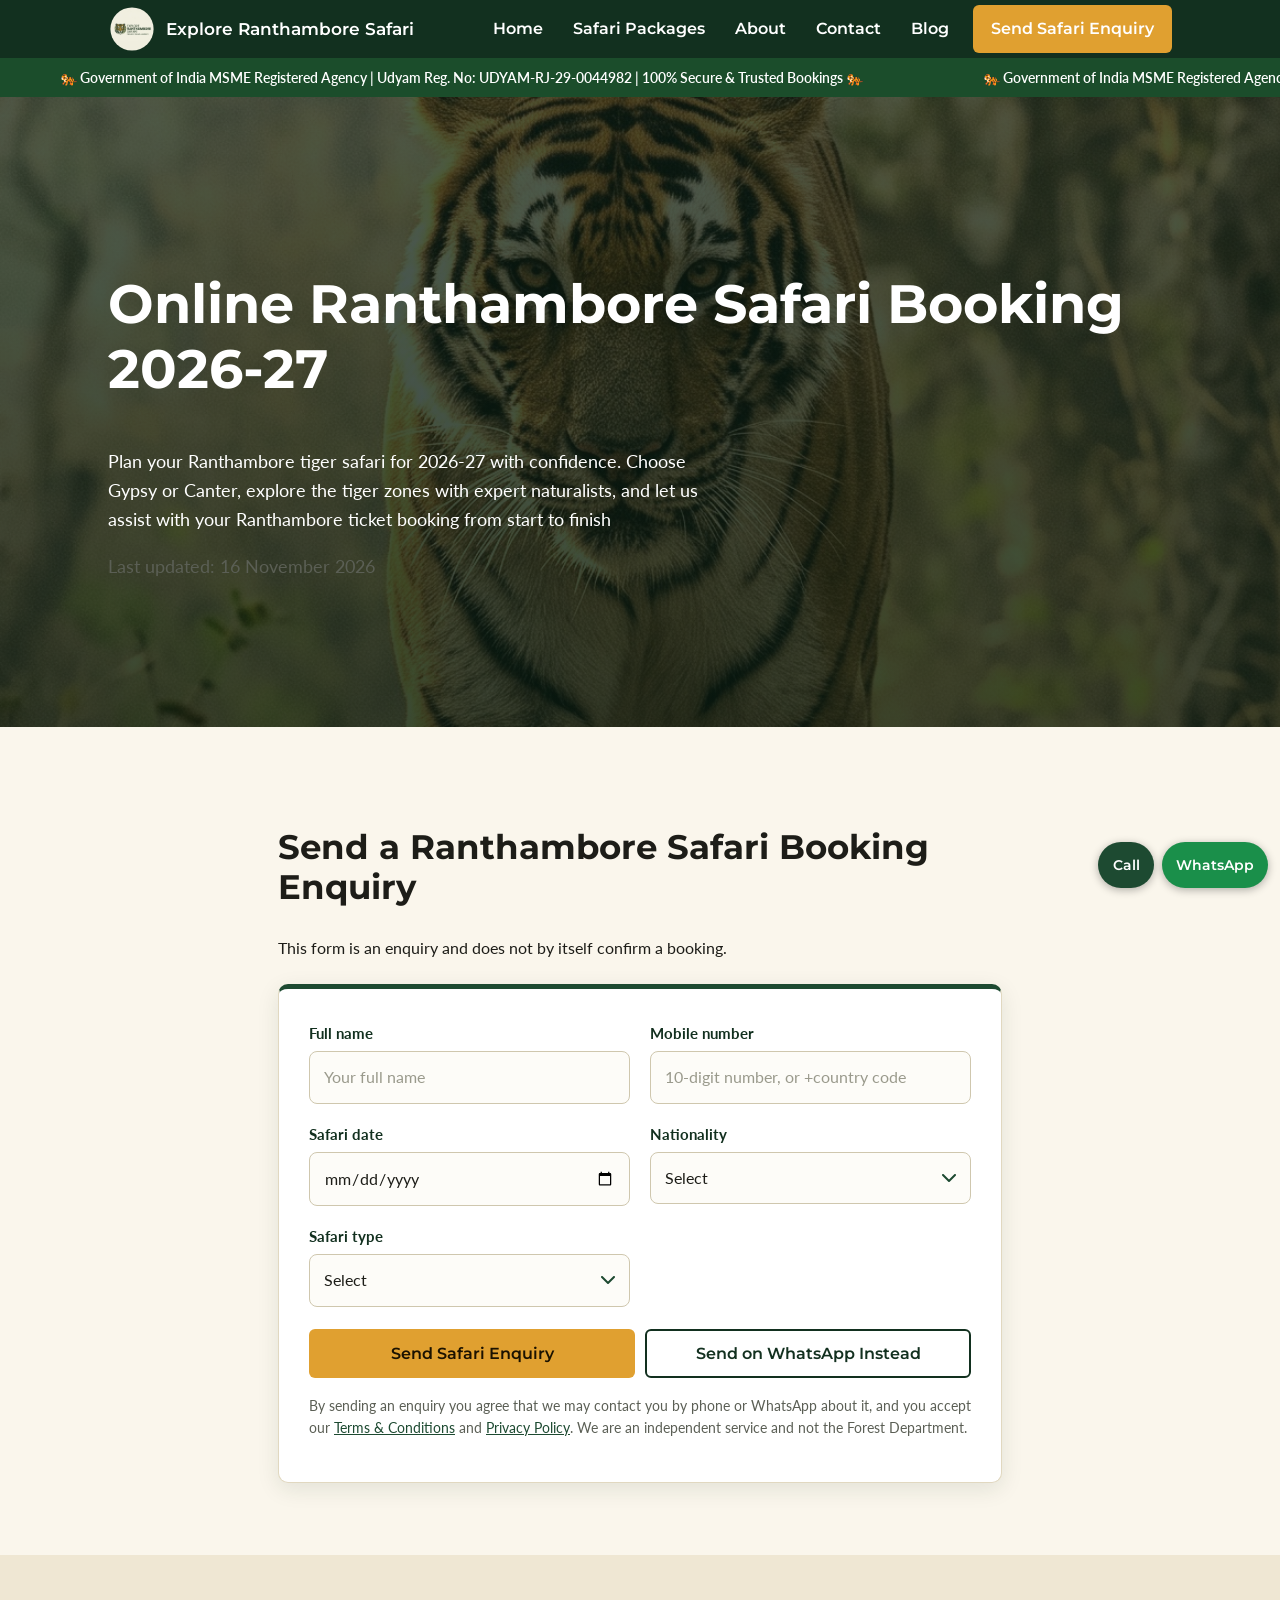
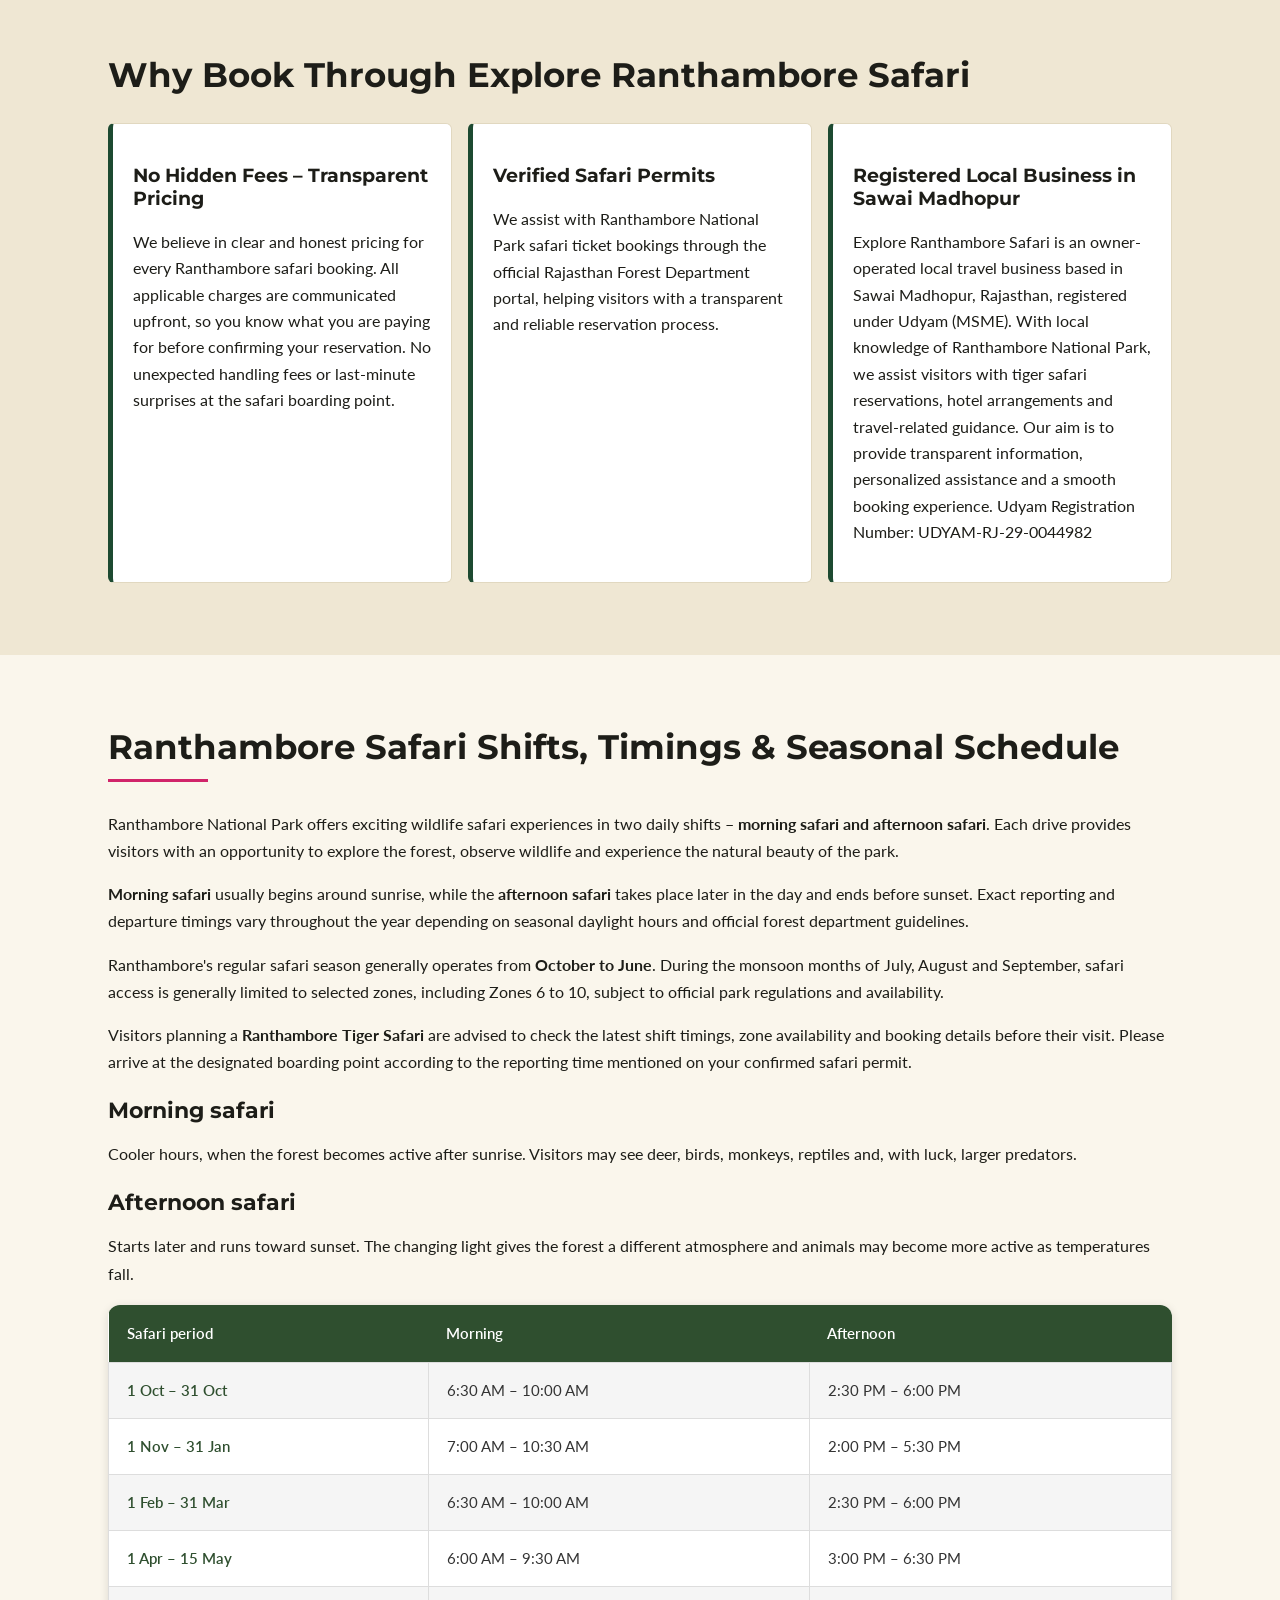
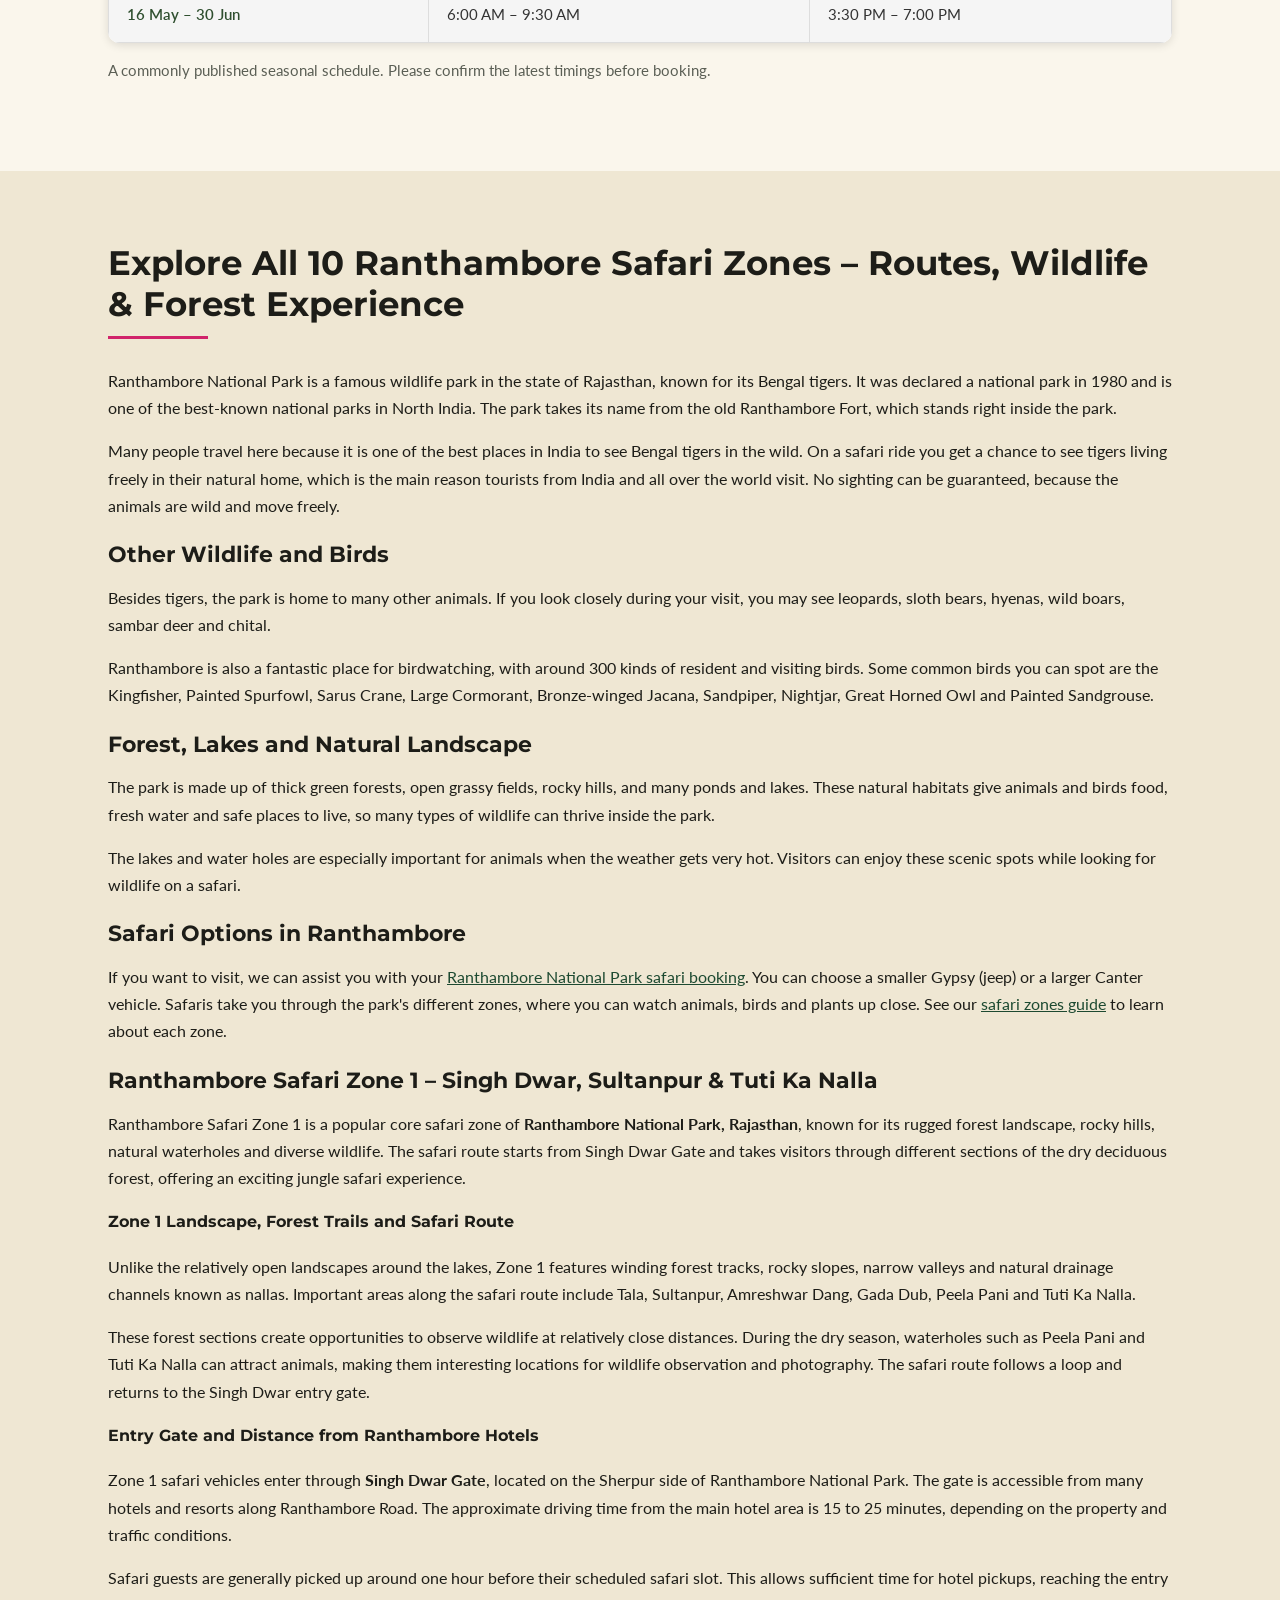
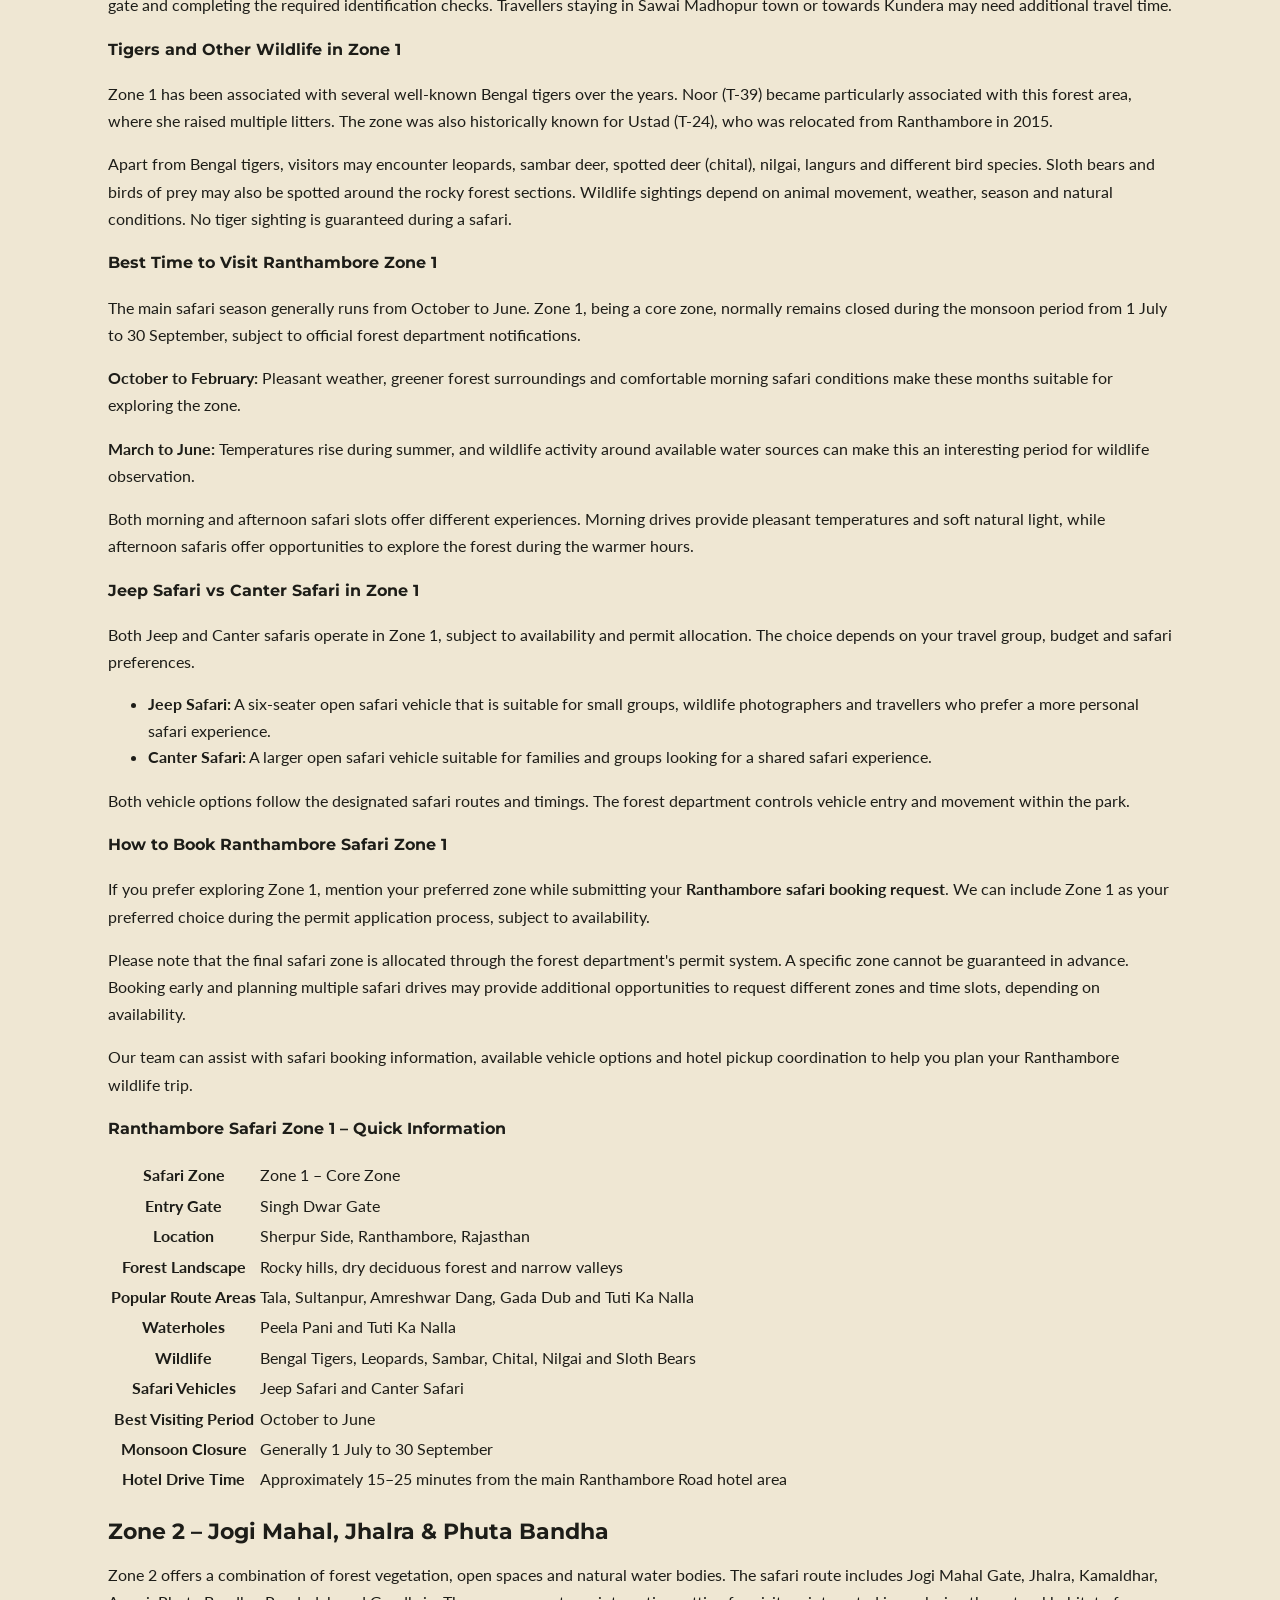
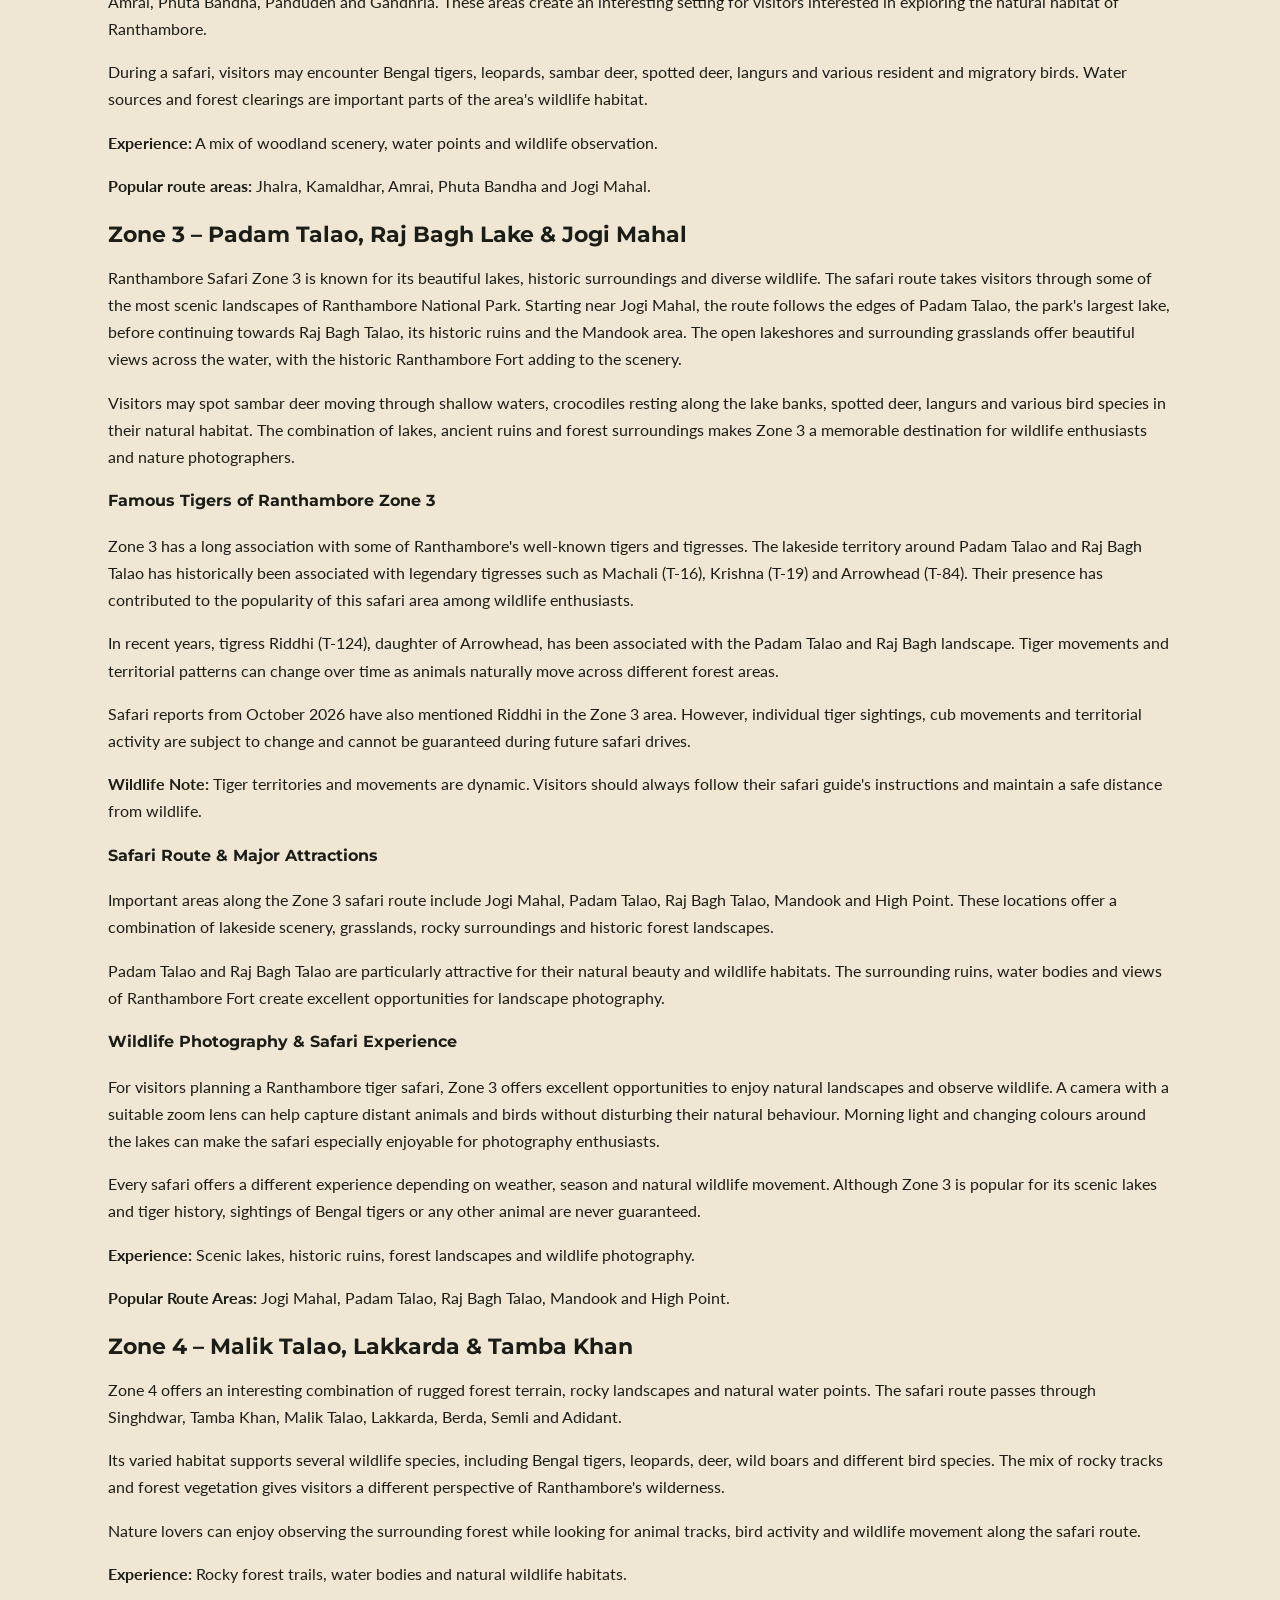
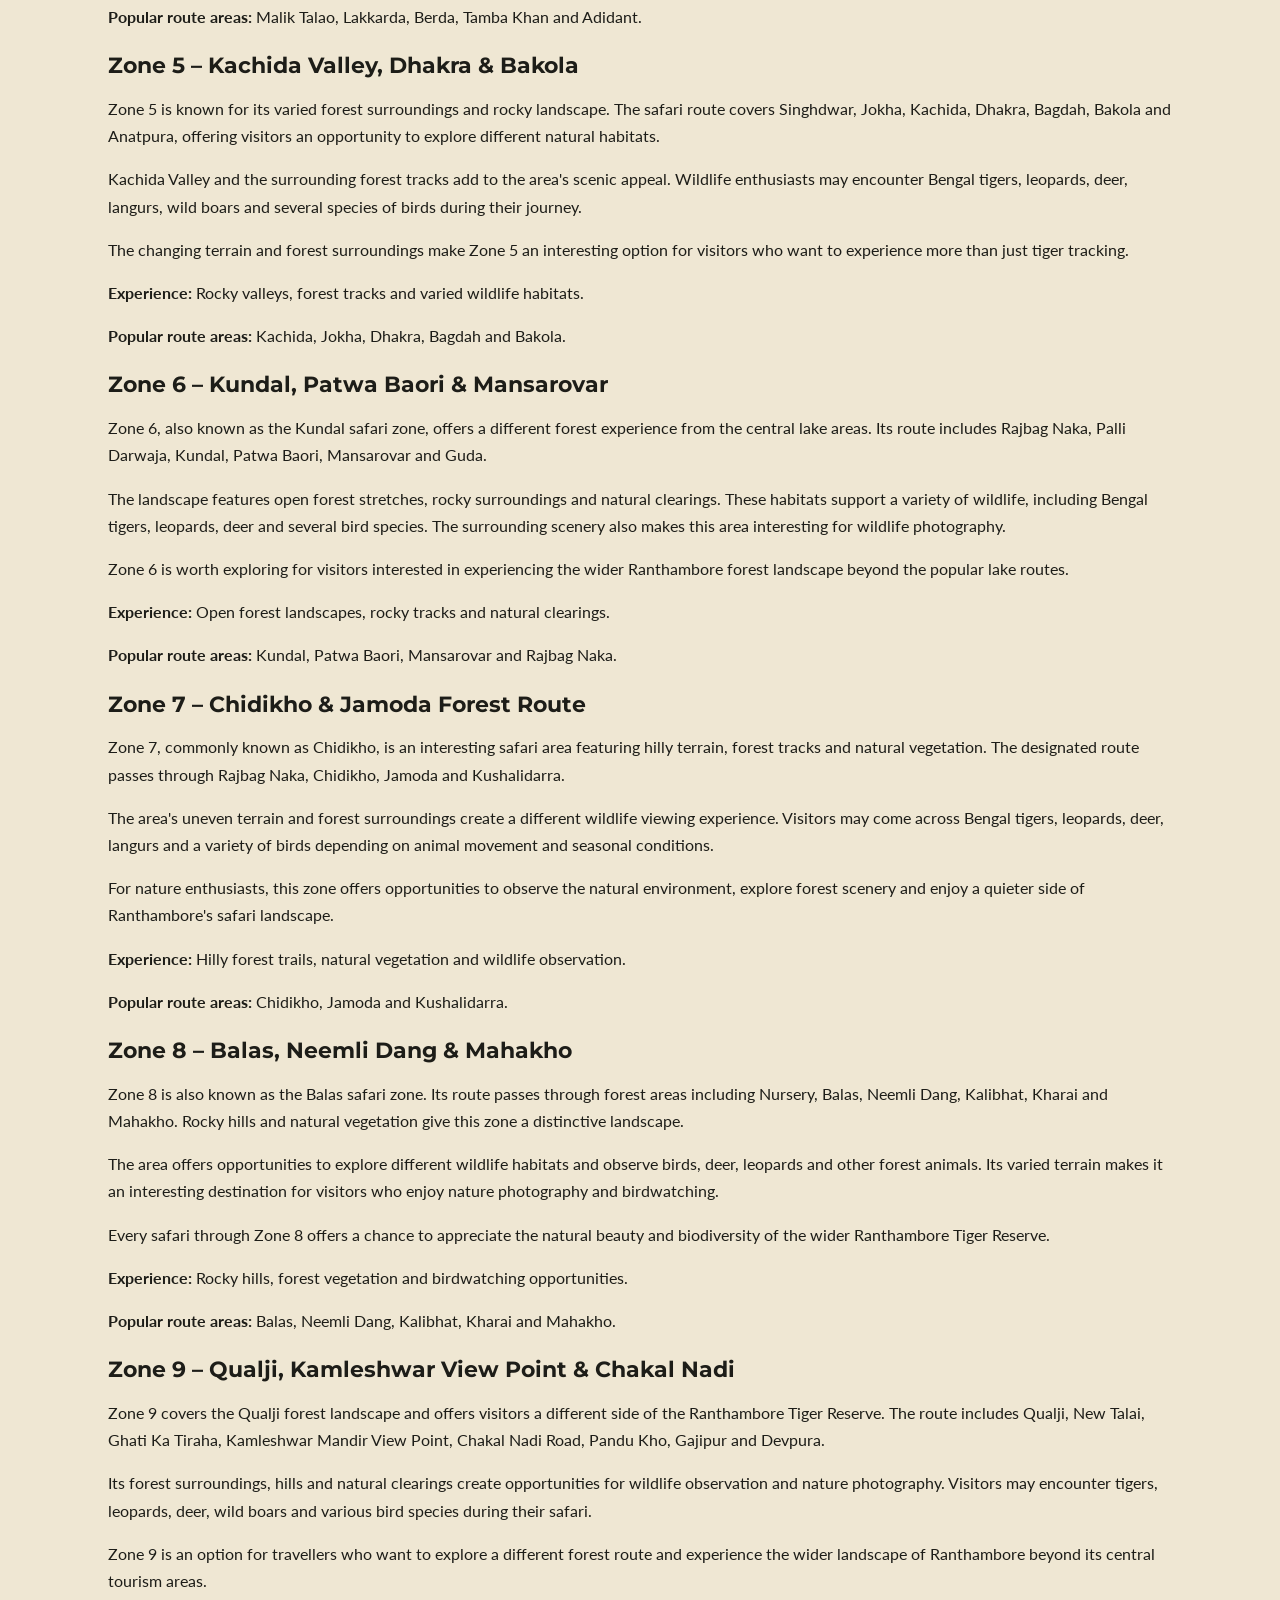
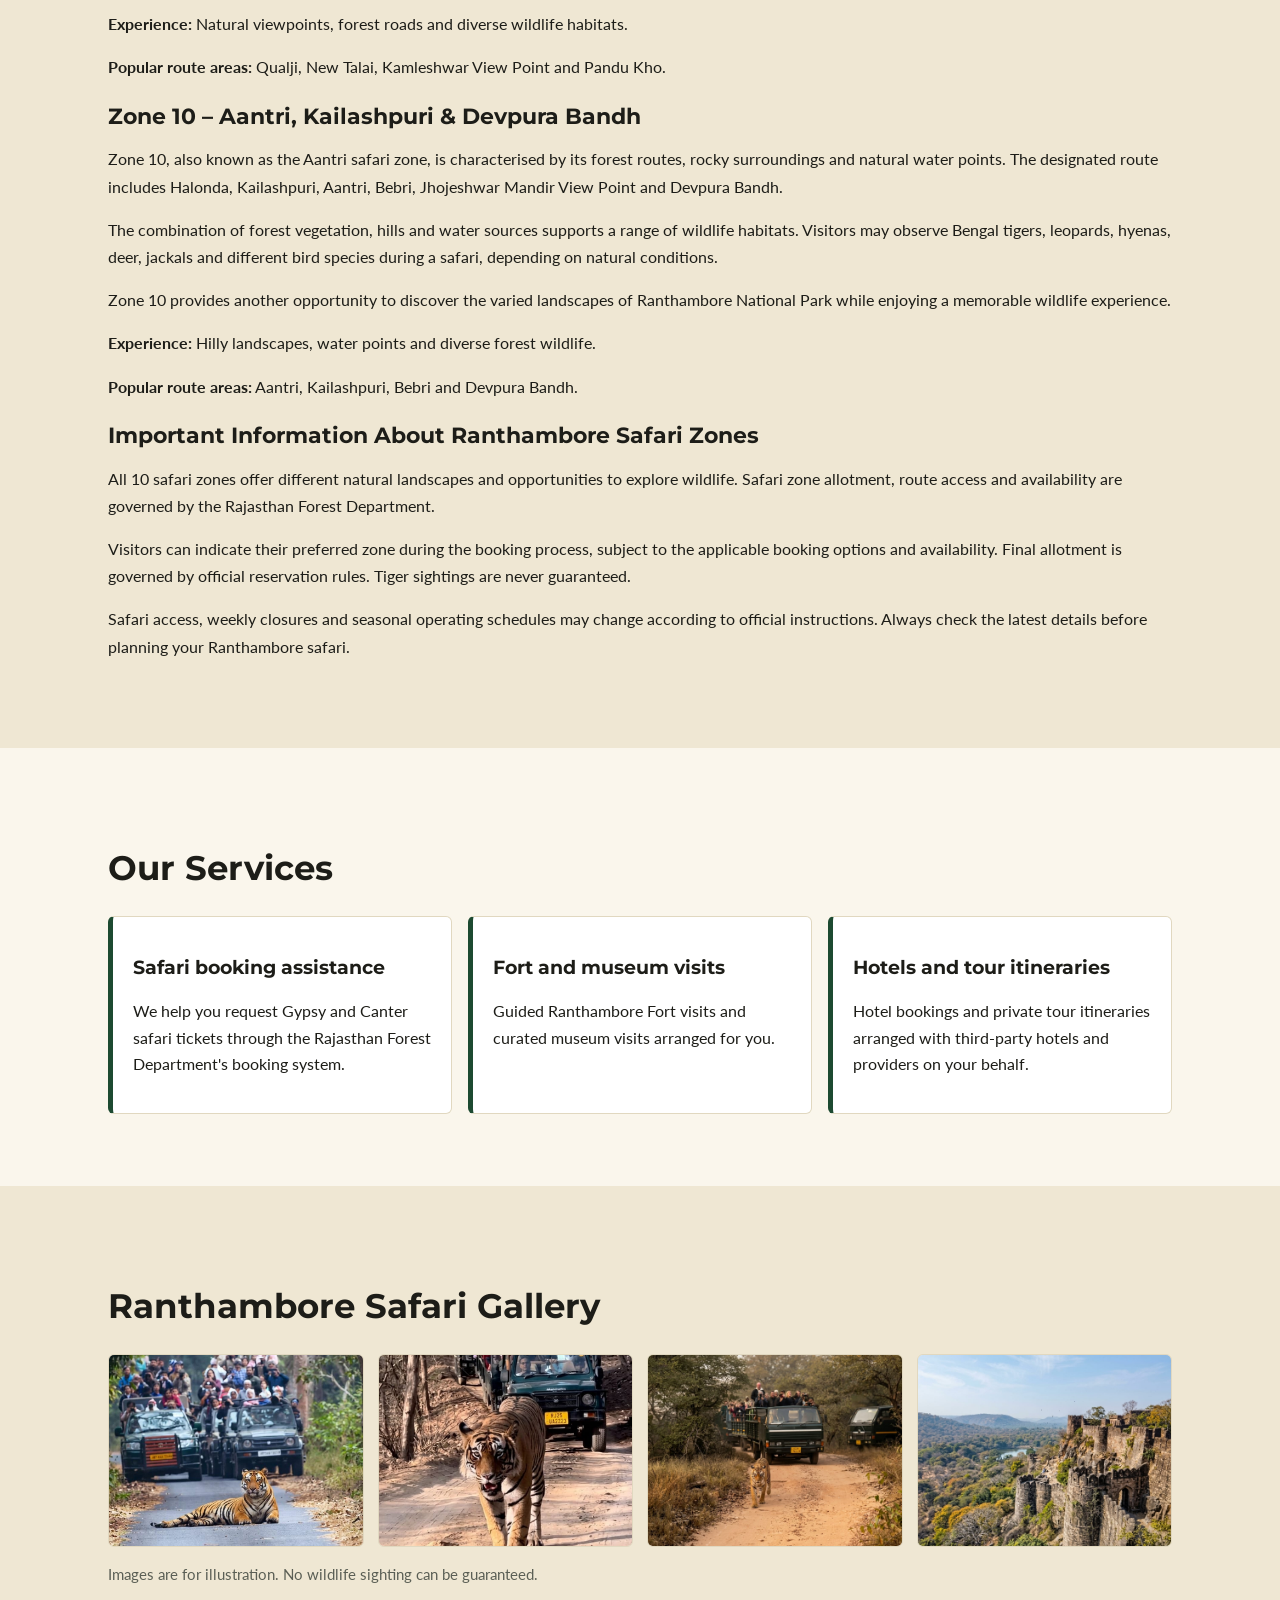
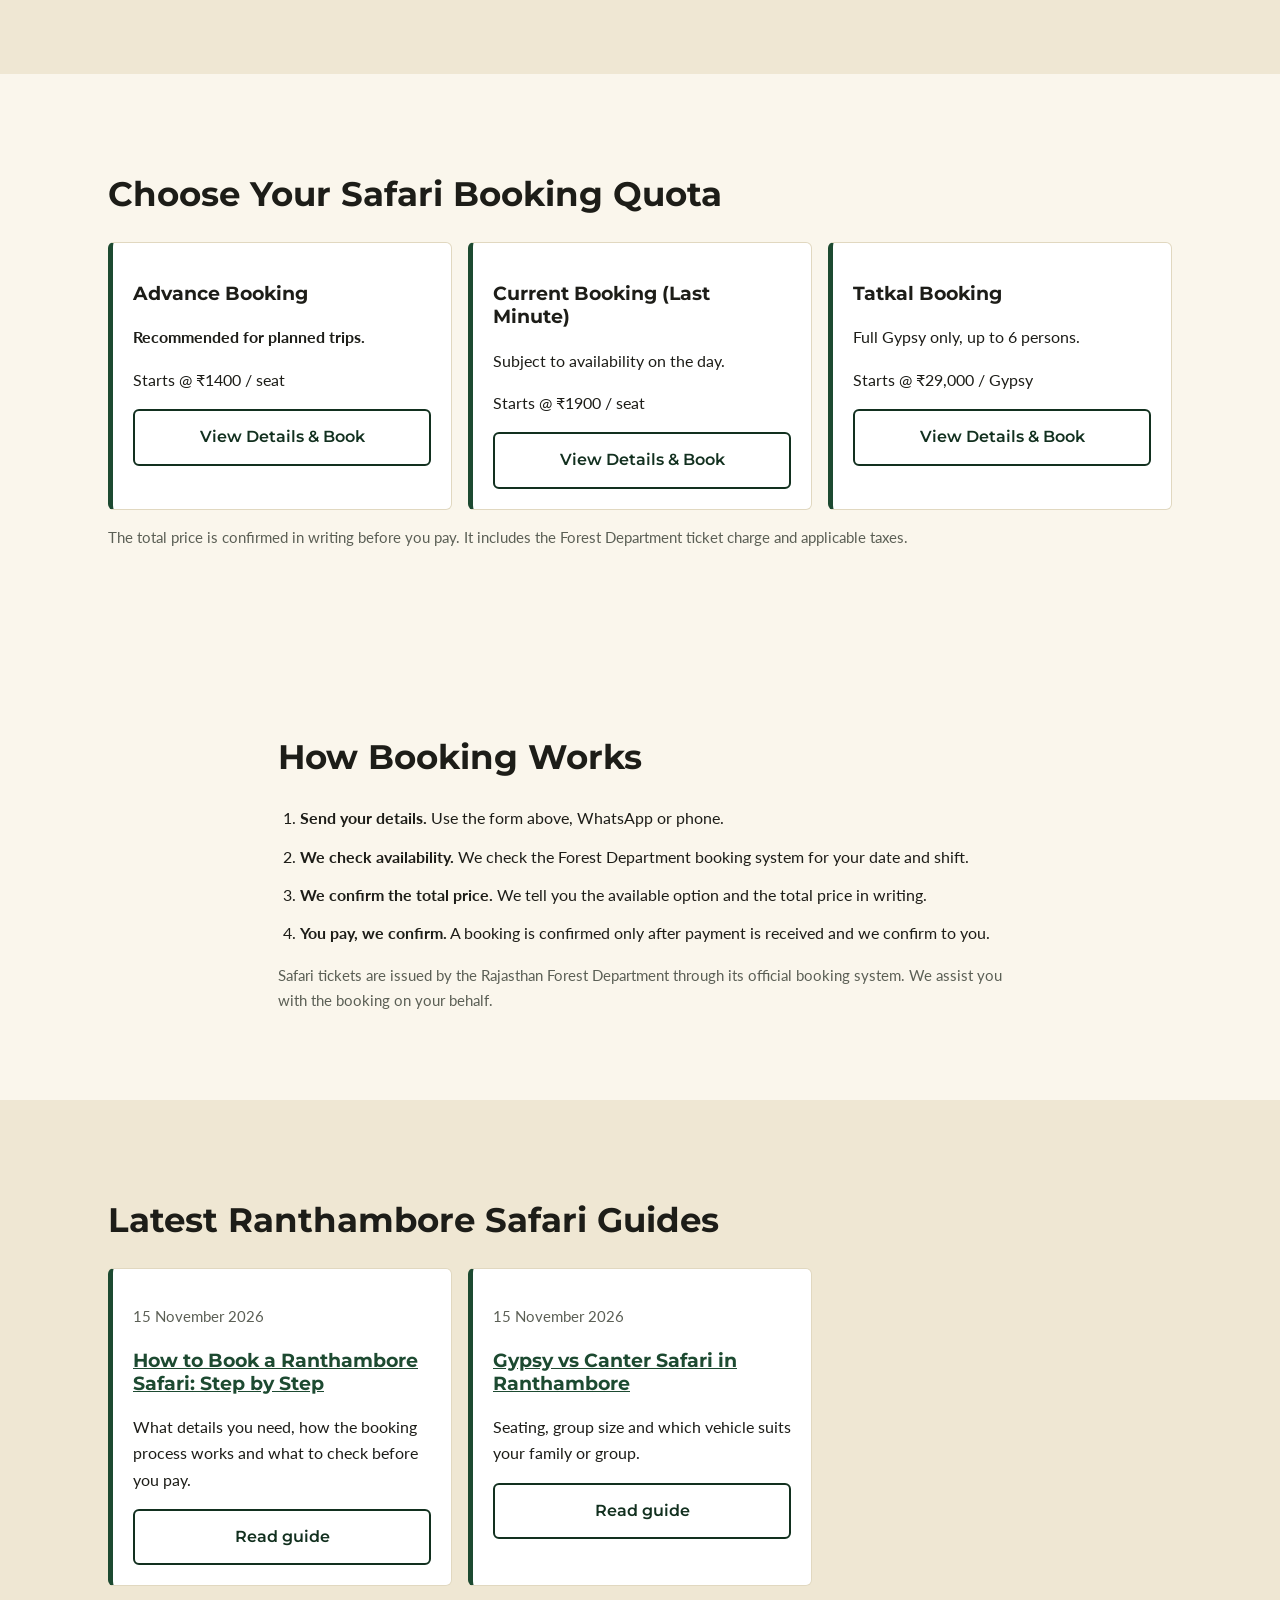
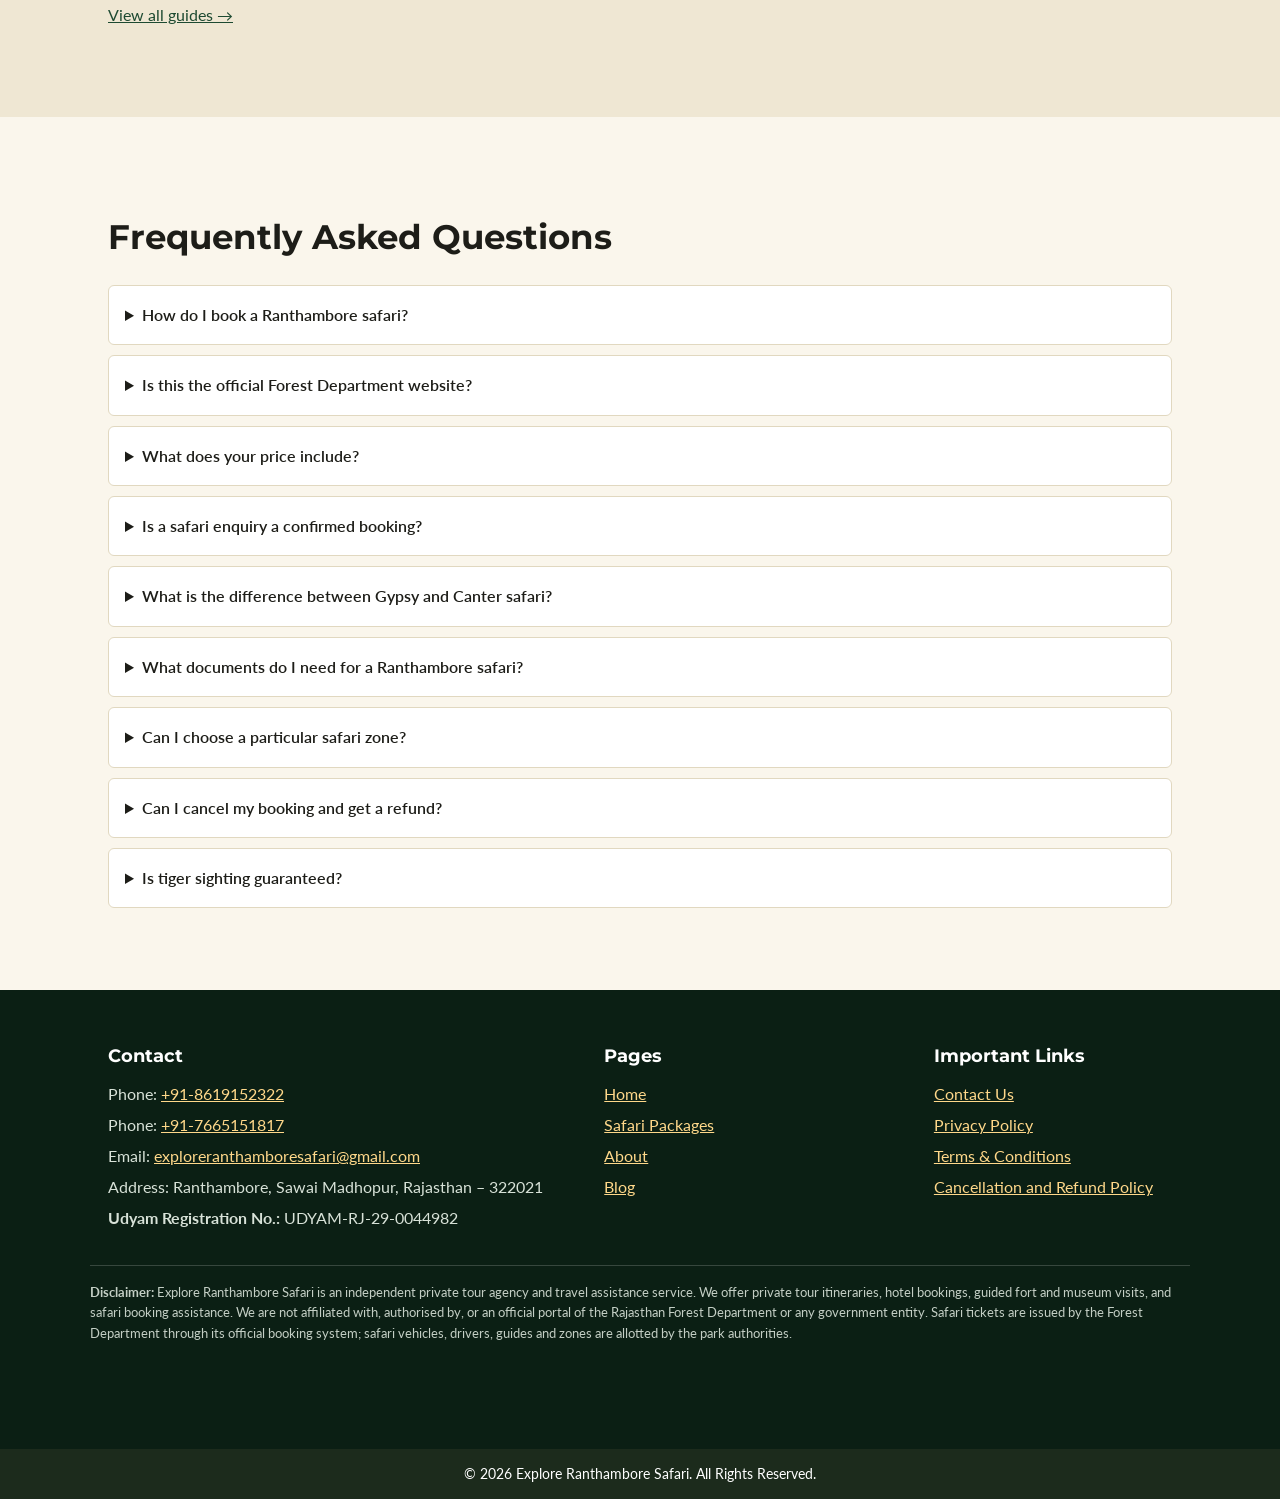
<file: index.html>
<!DOCTYPE html>
<html lang="en-IN">

<head>
  <meta charset="utf-8">
  <meta name="viewport" content="width=device-width, initial-scale=1">
  <title>Ranthambore Safari Booking 2026-27 | Gypsy &amp; Canter Tickets</title>


  <meta name="description"
    content="Ranthambore ticket booking assistance for 2026-27. Choose Gypsy or Canter safari, explore tiger zones with expert naturalists, and enjoy hassle-free booking support." />
  <meta name="robots" content="index,follow,max-snippet:-1,max-video-preview:-1,max-image-preview:large">
  <link rel="canonical" href="https://www.exploreranthamboresafari.in/">
  <link rel="alternate" hreflang="en-IN" href="https://www.exploreranthamboresafari.in/">
  <link rel="alternate" hreflang="x-default" href="https://www.exploreranthamboresafari.in/">
  <meta name="google-site-verification" content="o9QrPeYR7BBC-E-UnfihSdbV8ZrQzfW-jdiJ4M8yx78">

    <meta name="google-site-verification" content="o9QrPeYR7BBC-E-UnfihSdbV8ZrQzfW-jdiJ4M8yx78">
  <meta name="google-site-verification" content="uXq8z4u5B04NabVFLod5_JlIiQB1iY__bQvaxfFcEhw">
  <meta name="theme-color" content="#2f4f2f">
  
  <meta name="theme-color" content="#2f4f2f">
  <meta property="og:locale" content="en_IN">
  <meta property="og:type" content="website">
  <meta property="og:site_name" content="Explore Ranthambore Safari.in">
  <meta property="og:title" content="Ranthambore Safari Booking 2026-27 | Gypsy &amp; Canter Safari">
  <meta property="og:description"
    content="Ranthambore Gypsy &amp; Canter safari booking help for 2026-27. Independent agency in Sawai Madhopur, not the Forest Department. Price confirmed before payment.">
  <meta property="og:url" content="https://www.exploreranthamboresafari.in/">
  <meta property="og:image" content="https://www.exploreranthamboresafari.in/images/og-image.jpg">
  <meta property="og:image:width" content="1200">
  <meta property="og:image:height" content="630">
  <meta property="og:image:alt" content="Explore Ranthambore Safari - Ranthambore safari booking ">
  <meta name="twitter:card" content="summary_large_image">
  <meta name="twitter:title" content="Ranthambore Safari Booking 2026-27 | Gypsy &amp; Canter Safari">
  <meta name="twitter:description"
    content="Ranthambore Gypsy &amp; Canter safari booking help for 2026-27. Independent agency in Sawai Madhopur, not the Forest Department. Price confirmed before payment.">
  <meta name="twitter:image" content="https://www.exploreranthamboresafari.in/images/og-image.jpg">
  <link rel="icon" href="/images/favicon.png">
  <link rel="stylesheet" href="/style.css">
  <script src="/script.js" defer></script>
  <script async src="https://www.googletagmanager.com/gtag/js?id=G-7NSGEC7127"></script>
  <script>
    window.dataLayer = window.dataLayer || [];
    function gtag() { dataLayer.push(arguments); }
    gtag('js', new Date());
    gtag('config', 'G-7NSGEC7127');
  </script>
  <script type="application/ld+json">
{
  "@context": "https://schema.org",
  "@graph": [
    {
      "@type": [
        "TravelAgency",
        "LocalBusiness"
      ],
      "@id": "https://www.exploreranthamboresafari.in/#organization",
      "name": "Explore Ranthambore Safari",
      "url": "https://www.exploreranthamboresafari.in/",
      "logo": "https://www.exploreranthamboresafari.in/images/logo.png",
      "image": "https://www.exploreranthamboresafari.in/images/og-image.jpg",
      "description": "Independent private tour agency in Sawai Madhopur helping visitors request Gypsy and Canter safari tickets for Ranthambore National Park, with guided fort visits, hotel bookings and tour itineraries. Not affiliated with the Forest Department.",
      "telephone": "+918619152322",
      "email": "exploreranthamboresafari@gmail.com",
      "founder": {
        "@type": "Person",
        "name": "Fazan Ahmed"
      },
      "address": {
        "@type": "PostalAddress",
        "streetAddress": "Ranthambore",
        "addressLocality": "Sawai Madhopur",
        "addressRegion": "Rajasthan",
        "postalCode": "322021",
        "addressCountry": "IN"
      },
      "areaServed": [
        "Ranthambore",
        "Sawai Madhopur"
      ]
    },
    {
      "@type": "WebSite",
      "@id": "https://www.exploreranthamboresafari.in/#website",
      "url": "https://www.exploreranthamboresafari.in/",
      "name": "Explore Ranthambore Safari",
      "inLanguage": "en-IN",
      "publisher": {
        "@id": "https://www.exploreranthamboresafari.in/#organization"
      }
    },
    {
      "@type": "WebPage",
      "@id": "https://www.exploreranthamboresafari.in/#webpage",
      "url": "https://www.exploreranthamboresafari.in/",
      "name": "Ranthambore Safari Booking 2026-27 | Gypsy & Canter Safari",
      "isPartOf": {
        "@id": "https://www.exploreranthamboresafari.in/#website"
      },
      "about": {
        "@id": "https://www.exploreranthamboresafari.in/#organization"
      },
      "primaryImageOfPage": {
        "@type": "ImageObject",
        "url": "https://www.exploreranthamboresafari.in/images/og-image.jpg"
      },
      "datePublished": "2026-10-12",
      "dateModified": "2026-11-14",
      "inLanguage": "en-IN"
    }
  ]
}
</script>
  <script type="application/ld+json">
{
  "@context": "https://schema.org",
  "@type": "FAQPage",
  "mainEntity": [
    {
      "@type": "Question",
      "name": "How do I book a Ranthambore safari?",
      "acceptedAnswer": {
        "@type": "Answer",
        "text": "Fill in the enquiry form at the top of this page, message us on WhatsApp or call us. We check availability in the Forest Department booking system and confirm the total price in writing before you pay."
      }
    },
    {
      "@type": "Question",
      "name": "Is this the official Forest Department website?",
      "acceptedAnswer": {
        "@type": "Answer",
        "text": "No. Explore Ranthambore Safari is an independent private agency and is not the official website of the Rajasthan Forest Department or the Government of Rajasthan."
      }
    },
    {
      "@type": "Question",
      "name": "What does your price include?",
      "acceptedAnswer": {
        "@type": "Answer",
        "text": "For safari tickets the total includes the Forest Department ticket charge, our booking assistance charge and applicable taxes. We confirm it in writing before you pay and no other charge is added after you confirm."
      }
    },
    {
      "@type": "Question",
      "name": "Is a safari enquiry a confirmed booking?",
      "acceptedAnswer": {
        "@type": "Answer",
        "text": "No. An enquiry only lets us check availability and contact you. A booking is confirmed only after payment is received and confirmation is communicated to you."
      }
    },
    {
      "@type": "Question",
      "name": "What is the difference between Gypsy and Canter safari?",
      "acceptedAnswer": {
        "@type": "Answer",
        "text": "A Gypsy is an open 6-seater jeep suited to families and small groups. A Canter is an open 20-seater vehicle suited to larger groups."
      }
    },
    {
      "@type": "Question",
      "name": "What documents do I need for a Ranthambore safari?",
      "acceptedAnswer": {
        "@type": "Answer",
        "text": "Every guest needs a valid government photo ID. The same ID used for the booking must be carried on the day of the safari."
      }
    },
    {
      "@type": "Question",
      "name": "Can I choose a particular safari zone?",
      "acceptedAnswer": {
        "@type": "Answer",
        "text": "Zones are allotted through the Forest Department's booking system, so we cannot guarantee a particular zone, vehicle or date."
      }
    },
    {
      "@type": "Question",
      "name": "Can I cancel my booking and get a refund?",
      "acceptedAnswer": {
        "@type": "Answer",
        "text": "Cancellation and refunds follow the cancellation section of our Terms & Conditions. Some government charges may be non-refundable."
      }
    },
    {
      "@type": "Question",
      "name": "Is tiger sighting guaranteed?",
      "acceptedAnswer": {
        "@type": "Answer",
        "text": "No. Wildlife sightings cannot be guaranteed because the animals are wild and move freely."
      }
    }
  ]
}
</script>
  <style>
    .shift-sec h2 {
      margin: 0 0 14px;
      padding-bottom: 12px;
      position: relative;
    }

    .shift-sec h2::after {
      content: "";
      display: block;
      width: 100px;
      height: 3px;
      background: #d1246a;
      margin-top: 12px;
    }

    .shift-sec h3 {
      margin: 22px 0 8px;
      font-size: 1.4rem;
    }

    .shift-sec p {
      line-height: 1.7;
    }

    .timing-wrap {
      margin-top: 18px;
      overflow-x: auto;
      border-radius: 12px;
      box-shadow: 0 2px 10px rgba(0, 0, 0, .12);
    }

    .timing-table {
      width: 100%;
      min-width: 520px;
      border-collapse: collapse;
      background: #fff;
      font-size: .95rem;
    }

    .timing-table th {
      background: #2f4f2f;
      color: #fff;
      text-align: left;
      padding: 16px 18px;
      font-weight: 600;
    }

    .timing-table td {
      padding: 15px 18px;
      border: 1px solid #ddd;
      color: #333;
    }

    .timing-table td:first-child {
      color: #2f4f2f;
      font-weight: 600;
    }

    .timing-table tbody tr:nth-child(odd) td {
      background: #f5f5f5;
    }
  </style>

</head>

<body>
  <a class="skip" href="#main">Skip to content</a>
  <header class="hdr">
    <div class="wrap hrow">
      <a class="brand" href="/">
        <img src="/images/logo.png" alt="Explore Ranthambore Safari logo" width="48" height="48">
        <span>Explore Ranthambore Safari</span>
      </a>
      <button class="burger" aria-label="Open menu" aria-expanded="false"
        aria-controls="nav"><span></span><span></span><span></span></button>
      <nav id="nav" aria-label="Main">
        <a href="/" aria-current="page">Home</a>
        <a href="/safari-packages.html">Safari Packages</a>
        <a href="/about.html">About</a>
        <a href="/contact-us.html">Contact</a>
        <a href="/blog.html">Blog</a>
        <a class="btn btn-a" href="/#enquiry">Send Safari Enquiry</a>
      </nav>
    </div>
  </header>

  <div class="top-ticker" role="region" aria-label="Agency information">
    <div class="ticker-track">
      <div class="ticker-item">
        🐅 Government of India MSME Registered Agency | Udyam Reg. No: UDYAM-RJ-29-0044982 | 100% Secure &amp; Trusted
        Bookings 🐅
      </div>
      <!-- seamless loop ke liye same content dobara (aria-hidden) -->
      <div class="ticker-item" aria-hidden="true">
        🐅 Government of India MSME Registered Agency | Udyam Reg. No: UDYAM-RJ-29-0044982 | 100% Secure &amp; Trusted
        Bookings 🐅
      </div>
    </div>
  </div>

  <main id="main">
    <section class="hero">
      <div class="wrap">
        <h1>Online Ranthambore Safari Booking 2026-27</h1>
        <p class="hero-text">Plan your Ranthambore tiger safari for 2026-27 with confidence. Choose Gypsy or Canter,
          explore the tiger zones with expert naturalists, and let us assist with your Ranthambore ticket booking from
          start to finish</p>
        <p class="muted">Last updated: 16 November 2026</p>
      </div>
    </section>

    <section class="sec" id="enquiry">
      <div class="wrap narrow">
        <h2>Send a Ranthambore Safari Booking Enquiry</h2>
        <p>This form is an enquiry and does not by itself confirm a booking.</p>
        <div class="enq-card">
          <form id="enq" class="enq-form" novalidate>
            <div class="enq-grid">
              <div class="field"><label for="name">Full name</label>
                <input id="name" name="name" type="text" autocomplete="name" placeholder="Your full name" required>
                <span class="err" data-for="name"></span>
              </div>
              <div class="field"><label for="mobile">Mobile number</label>
                <input id="mobile" name="mobile" type="tel" inputmode="tel" autocomplete="tel"
                  placeholder="10-digit number, or +country code" required>
                <span class="err" data-for="mobile"></span>
              </div>
              <div class="field"><label for="date">Safari date</label>
                <input id="date" name="date" type="date" required>
                <span class="err" data-for="date"></span>
              </div>
              <div class="field">
                <!-- <label for="guests">Number of guests</label>
            <input id="guests" name="guests" type="number" min="1" max="20" placeholder="e.g. 4" required>
            <span class="err" data-for="guests"></span></div>
          <div class="field"> -->
                <label for="nationality">Nationality</label>
                <select id="nationality" name="nationality" required>
                  <option value="">Select</option>
                  <option value="Indian">Indian</option>
                  <option value="Foreign national">Foreign national</option>
                </select><span class="err" data-for="nationality"></span>
              </div>
              <div class="field"><label for="type">Safari type</label>
                <select id="type" name="type" required>
                  <option value="">Select</option>
                  <option value="Gypsy">Gypsy</option>
                  <option value="Canter">Canter</option>
                </select><span class="err" data-for="type"></span>
              </div>
              <!-- <div class="field full"><label for="shift">Preferred shift</label>
            <select id="shift" name="shift" required>
              <option value="">Select</option><option value="Morning">Morning</option><option value="Afternoon">Afternoon</option>
            </select><span class="err" data-for="shift"></span></div> -->
            </div>
            <div class="enq-actions">
              <button class="btn btn-a" type="submit">Send Safari Enquiry</button>
              <button class="btn btn-l dk" type="button" id="wa-send">Send on WhatsApp Instead</button>
            </div>
            <p class="muted enq-note">By sending an enquiry you agree that we may contact you by phone or WhatsApp about
              it, and you accept our <a href="/terms-and-conditions.html">Terms &amp; Conditions</a> and <a
                href="/privacy-policy.html">Privacy Policy</a>. We are an independent service and not the Forest
              Department.</p>
            <p id="status" role="status" aria-live="polite"></p>
          </form>
        </div>
        <div class="card enq-result" id="successMsg" role="status" aria-live="polite" tabindex="-1" hidden>
          <h3 class="ok">&#10004; Enquiry Sent! &#127881;</h3>
          <p>Thank you! We will contact you regarding your <strong>Ranthambore Safari enquiry</strong> as soon as
            possible.</p>
          <p class="muted">This is an enquiry and not a confirmed booking.</p>
          <div class="cta">
            <a class="btn btn-a" data-wa href="https://wa.me/message/SUCM2DBCG7WPD1" target="_blank" rel="noopener">Chat
              on WhatsApp</a>
            <button class="btn btn-l dk" type="button" id="again">Send Another Enquiry</button>
          </div>
        </div>
        <div class="card enq-result" id="errorMsg" role="alert" aria-live="assertive" tabindex="-1" hidden>
          <h3 class="bad">&#10006; Your enquiry could not be sent</h3>
          <p>Sorry, your enquiry was <strong>not sent</strong> because of a technical problem. Please try again, or
            contact us directly on WhatsApp or phone.</p>
          <div class="cta">
            <a class="btn btn-a" data-wa href="https://wa.me/message/SUCM2DBCG7WPD1" target="_blank"
              rel="noopener">WhatsApp Us</a>
            <a class="btn btn-l dk" data-tel="primary" href="tel:+918619152322">Call Now</a>
          </div>
        </div>
      </div>
    </section>

    <section class="sec alt">
      <div class="wrap">
        <h2>Why Book Through Explore Ranthambore Safari</h2>
        <div class="grid3">
          <article class="card">
            <h3>No Hidden Fees – Transparent Pricing</h3>
            <p>We believe in clear and honest pricing for every Ranthambore safari booking. All applicable charges are
              communicated upfront, so you know what you are paying for before confirming your reservation. No
              unexpected handling fees or last-minute surprises at the safari boarding point.</p>
          </article>
          <article class="card">
            <h3>Verified Safari Permits</h3>
            <p>We assist with Ranthambore National Park safari ticket bookings through the official Rajasthan Forest
              Department portal, helping visitors with a transparent and reliable reservation process.</p>
          </article>

          <article class="card">
            <h3>Registered Local Business in Sawai Madhopur</h3>
            <p>Explore Ranthambore Safari is an owner-operated local travel business based in Sawai Madhopur, Rajasthan,
              registered under Udyam (MSME). With local knowledge of Ranthambore National Park, we assist visitors with
              tiger safari reservations, hotel arrangements and travel-related guidance. Our aim is to provide
              transparent information, personalized assistance and a smooth booking experience.

              Udyam Registration Number: UDYAM-RJ-29-0044982</p>
          </article>
        </div>
      </div>
    </section>
    <section class="sec shift-sec" id="safari-timing">
      <div class="wrap">
        <h2>Ranthambore Safari Shifts, Timings & Seasonal Schedule</h2>

        <p>Ranthambore National Park offers exciting wildlife safari experiences in two daily shifts – <strong>morning
            safari and afternoon safari</strong>. Each drive provides visitors with an opportunity to explore the
          forest, observe wildlife and experience the natural beauty of the park.</p>

        <p><strong>Morning safari</strong> usually begins around sunrise, while the <strong>afternoon safari</strong>
          takes place later in the day and ends before sunset. Exact reporting and departure timings vary throughout the
          year depending on seasonal daylight hours and official forest department guidelines.</p>

        <p>Ranthambore's regular safari season generally operates from <strong>October to June</strong>. During the
          monsoon months of July, August and September, safari access is generally limited to selected zones, including
          Zones 6 to 10, subject to official park regulations and availability.</p>

        <p>Visitors planning a <strong>Ranthambore Tiger Safari</strong> are advised to check the latest shift timings,
          zone availability and booking details before their visit. Please arrive at the designated boarding point
          according to the reporting time mentioned on your confirmed safari permit.</p>


        <h3>Morning safari</h3>
        <p>Cooler hours, when the forest becomes active after sunrise. Visitors may see deer, birds, monkeys, reptiles
          and, with luck, larger predators.</p>
        <h3>Afternoon safari</h3>
        <p>Starts later and runs toward sunset. The changing light gives the forest a different atmosphere and animals
          may become more active as temperatures fall.</p>
        <div class="timing-wrap">
          <table class="timing-table">
            <thead>
              <tr>
                <th scope="col">Safari period</th>
                <th scope="col">Morning</th>
                <th scope="col">Afternoon</th>
              </tr>
            </thead>
            <tbody>
              <tr>
                <td>1 Oct &ndash; 31 Oct</td>
                <td>6:30 AM &ndash; 10:00 AM</td>
                <td>2:30 PM &ndash; 6:00 PM</td>
              </tr>
              <tr>
                <td>1 Nov &ndash; 31 Jan</td>
                <td>7:00 AM &ndash; 10:30 AM</td>
                <td>2:00 PM &ndash; 5:30 PM</td>
              </tr>
              <tr>
                <td>1 Feb &ndash; 31 Mar</td>
                <td>6:30 AM &ndash; 10:00 AM</td>
                <td>2:30 PM &ndash; 6:00 PM</td>
              </tr>
              <tr>
                <td>1 Apr &ndash; 15 May</td>
                <td>6:00 AM &ndash; 9:30 AM</td>
                <td>3:00 PM &ndash; 6:30 PM</td>
              </tr>
              <tr>
                <td>16 May &ndash; 30 Jun</td>
                <td>6:00 AM &ndash; 9:30 AM</td>
                <td>3:30 PM &ndash; 7:00 PM</td>
              </tr>
            </tbody>
          </table>
        </div>
        <p class="muted">A commonly published seasonal schedule. Please confirm the latest timings before booking.</p>
      </div>
    </section>

    <section class="sec alt shift-sec" id="safari-zones">
      <div class="wrap">

        <h2>Explore All 10 Ranthambore Safari Zones – Routes, Wildlife & Forest Experience</h2>

        <!-- <h2>Wildlife and Tiger Sightings in Ranthambore</h2> -->

        <p>Ranthambore National Park is a famous wildlife park in the state of Rajasthan, known for its Bengal tigers.
          It was declared a national park in 1980 and is one of the best-known national parks in North India. The park
          takes its name from the old Ranthambore Fort, which stands right inside the park.</p>

        <p>Many people travel here because it is one of the best places in India to see Bengal tigers in the wild. On a
          safari ride you get a chance to see tigers living freely in their natural home, which is the main reason
          tourists from India and all over the world visit. No sighting can be guaranteed, because the animals are wild
          and move freely.</p>

        <h3>Other Wildlife and Birds</h3>
        <p>Besides tigers, the park is home to many other animals. If you look closely during your visit, you may see
          leopards, sloth bears, hyenas, wild boars, sambar deer and chital.</p>

        <p>Ranthambore is also a fantastic place for birdwatching, with around 300 kinds of resident and visiting birds.
          Some common birds you can spot are the Kingfisher, Painted Spurfowl, Sarus Crane, Large Cormorant,
          Bronze-winged Jacana, Sandpiper, Nightjar, Great Horned Owl and Painted Sandgrouse.</p>

        <h3>Forest, Lakes and Natural Landscape</h3>
        <p>The park is made up of thick green forests, open grassy fields, rocky hills, and many ponds and lakes. These
          natural habitats give animals and birds food, fresh water and safe places to live, so many types of wildlife
          can thrive inside the park.</p>

        <p>The lakes and water holes are especially important for animals when the weather gets very hot. Visitors can
          enjoy these scenic spots while looking for wildlife on a safari.</p>

        <h3>Safari Options in Ranthambore</h3>
        <p>If you want to visit, we can assist you with your <a href="/#enquiry">Ranthambore National Park safari
            booking</a>. You can choose a smaller Gypsy (jeep) or a larger Canter vehicle. Safaris take you through the
          park's different zones, where you can watch animals, birds and plants up close. See our <a
            href="#safari-zones">safari zones guide</a> to learn about each zone.</p>

        <!-- ZONE 1 -->

        <article class="zone-detail" id="zone-1">

          <h3>Ranthambore Safari Zone 1 – Singh Dwar, Sultanpur & Tuti Ka Nalla</h3>

          <p>
            Ranthambore Safari Zone 1 is a popular core safari zone of
            <strong>Ranthambore National Park, Rajasthan</strong>, known for its
            rugged forest landscape, rocky hills, natural waterholes and diverse
            wildlife. The safari route starts from Singh Dwar Gate and takes
            visitors through different sections of the dry deciduous forest,
            offering an exciting jungle safari experience.
          </p>

          <h4>Zone 1 Landscape, Forest Trails and Safari Route</h4>

          <p>
            Unlike the relatively open landscapes around the lakes, Zone 1
            features winding forest tracks, rocky slopes, narrow valleys and
            natural drainage channels known as nallas. Important areas along
            the safari route include Tala, Sultanpur, Amreshwar Dang, Gada Dub,
            Peela Pani and Tuti Ka Nalla.
          </p>

          <p>
            These forest sections create opportunities to observe wildlife
            at relatively close distances. During the dry season, waterholes
            such as Peela Pani and Tuti Ka Nalla can attract animals,
            making them interesting locations for wildlife observation
            and photography. The safari route follows a loop and returns
            to the Singh Dwar entry gate.
          </p>

          <h4>Entry Gate and Distance from Ranthambore Hotels</h4>

          <p>
            Zone 1 safari vehicles enter through <strong>Singh Dwar Gate</strong>,
            located on the Sherpur side of Ranthambore National Park.
            The gate is accessible from many hotels and resorts along
            Ranthambore Road. The approximate driving time from the main
            hotel area is 15 to 25 minutes, depending on the property
            and traffic conditions.
          </p>

          <p>
            Safari guests are generally picked up around one hour before
            their scheduled safari slot. This allows sufficient time for
            hotel pickups, reaching the entry gate and completing the
            required identification checks. Travellers staying in
            Sawai Madhopur town or towards Kundera may need additional
            travel time.
          </p>

          <h4>Tigers and Other Wildlife in Zone 1</h4>

          <p>
            Zone 1 has been associated with several well-known Bengal tigers
            over the years. Noor (T-39) became particularly associated with
            this forest area, where she raised multiple litters. The zone
            was also historically known for Ustad (T-24), who was relocated
            from Ranthambore in 2015.
          </p>

          <p>
            Apart from Bengal tigers, visitors may encounter leopards,
            sambar deer, spotted deer (chital), nilgai, langurs and
            different bird species. Sloth bears and birds of prey may
            also be spotted around the rocky forest sections.
            Wildlife sightings depend on animal movement, weather,
            season and natural conditions. No tiger sighting is guaranteed
            during a safari.
          </p>

          <h4>Best Time to Visit Ranthambore Zone 1</h4>

          <p>
            The main safari season generally runs from October to June.
            Zone 1, being a core zone, normally remains closed during
            the monsoon period from 1 July to 30 September, subject to
            official forest department notifications.
          </p>

          <p>
            <strong>October to February:</strong> Pleasant weather,
            greener forest surroundings and comfortable morning safari
            conditions make these months suitable for exploring the zone.
          </p>

          <p>
            <strong>March to June:</strong> Temperatures rise during
            summer, and wildlife activity around available water sources
            can make this an interesting period for wildlife observation.
          </p>

          <p>
            Both morning and afternoon safari slots offer different
            experiences. Morning drives provide pleasant temperatures
            and soft natural light, while afternoon safaris offer
            opportunities to explore the forest during the warmer hours.
          </p>

          <h4>Jeep Safari vs Canter Safari in Zone 1</h4>

          <p>
            Both Jeep and Canter safaris operate in Zone 1, subject to
            availability and permit allocation. The choice depends on
            your travel group, budget and safari preferences.
          </p>

          <ul>
            <li>
              <strong>Jeep Safari:</strong> A six-seater open safari vehicle
              that is suitable for small groups, wildlife photographers
              and travellers who prefer a more personal safari experience.
            </li>
            <li>
              <strong>Canter Safari:</strong> A larger open safari vehicle
              suitable for families and groups looking for a shared
              safari experience.
            </li>
          </ul>

          <p>
            Both vehicle options follow the designated safari routes
            and timings. The forest department controls vehicle entry
            and movement within the park.
          </p>

          <h4>How to Book Ranthambore Safari Zone 1</h4>

          <p>
            If you prefer exploring Zone 1, mention your preferred zone
            while submitting your <strong>Ranthambore safari booking request</strong>.
            We can include Zone 1 as your preferred choice during the
            permit application process, subject to availability.
          </p>

          <p>
            Please note that the final safari zone is allocated through
            the forest department's permit system. A specific zone
            cannot be guaranteed in advance. Booking early and planning
            multiple safari drives may provide additional opportunities
            to request different zones and time slots, depending on
            availability.
          </p>

          <p>
            Our team can assist with safari booking information,
            available vehicle options and hotel pickup coordination
            to help you plan your Ranthambore wildlife trip.
          </p>

          <h4>Ranthambore Safari Zone 1 – Quick Information</h4>

          <table>
            <tbody>
              <tr>
                <th>Safari Zone</th>
                <td>Zone 1 – Core Zone</td>
              </tr>
              <tr>
                <th>Entry Gate</th>
                <td>Singh Dwar Gate</td>
              </tr>
              <tr>
                <th>Location</th>
                <td>Sherpur Side, Ranthambore, Rajasthan</td>
              </tr>
              <tr>
                <th>Forest Landscape</th>
                <td>Rocky hills, dry deciduous forest and narrow valleys</td>
              </tr>
              <tr>
                <th>Popular Route Areas</th>
                <td>Tala, Sultanpur, Amreshwar Dang, Gada Dub and Tuti Ka Nalla</td>
              </tr>
              <tr>
                <th>Waterholes</th>
                <td>Peela Pani and Tuti Ka Nalla</td>
              </tr>
              <tr>
                <th>Wildlife</th>
                <td>Bengal Tigers, Leopards, Sambar, Chital, Nilgai and Sloth Bears</td>
              </tr>
              <tr>
                <th>Safari Vehicles</th>
                <td>Jeep Safari and Canter Safari</td>
              </tr>
              <tr>
                <th>Best Visiting Period</th>
                <td>October to June</td>
              </tr>
              <tr>
                <th>Monsoon Closure</th>
                <td>Generally 1 July to 30 September</td>
              </tr>
              <tr>
                <th>Hotel Drive Time</th>
                <td>Approximately 15–25 minutes from the main Ranthambore Road hotel area</td>
              </tr>
            </tbody>
          </table>

        </article>


        <!-- ZONE 2 -->
        <article class="zone-detail" id="zone-2">
          <h3>Zone 2 – Jogi Mahal, Jhalra & Phuta Bandha</h3>

          <p>
            Zone 2 offers a combination of forest vegetation, open spaces
            and natural water bodies. The safari route includes Jogi Mahal
            Gate, Jhalra, Kamaldhar, Amrai, Phuta Bandha, Pandudeh and
            Gandhria. These areas create an interesting setting for visitors
            interested in exploring the natural habitat of Ranthambore.
          </p>

          <p>
            During a safari, visitors may encounter Bengal tigers, leopards,
            sambar deer, spotted deer, langurs and various resident and
            migratory birds. Water sources and forest clearings are important
            parts of the area's wildlife habitat.
          </p>

          <p><strong>Experience:</strong> A mix of woodland scenery, water points and wildlife observation.</p>
          <p><strong>Popular route areas:</strong> Jhalra, Kamaldhar, Amrai, Phuta Bandha and Jogi Mahal.</p>
        </article>


        <!-- ZONE 3 -->
        <article class="zone-detail" id="zone-3">

          <h3>Zone 3 – Padam Talao, Raj Bagh Lake & Jogi Mahal</h3>

          <p>
            Ranthambore Safari Zone 3 is known for its beautiful lakes,
            historic surroundings and diverse wildlife. The safari route
            takes visitors through some of the most scenic landscapes of
            Ranthambore National Park. Starting near Jogi Mahal, the route
            follows the edges of Padam Talao, the park's largest lake,
            before continuing towards Raj Bagh Talao, its historic ruins
            and the Mandook area. The open lakeshores and surrounding
            grasslands offer beautiful views across the water, with the
            historic Ranthambore Fort adding to the scenery.
          </p>

          <p>
            Visitors may spot sambar deer moving through shallow waters,
            crocodiles resting along the lake banks, spotted deer,
            langurs and various bird species in their natural habitat.
            The combination of lakes, ancient ruins and forest
            surroundings makes Zone 3 a memorable destination for
            wildlife enthusiasts and nature photographers.
          </p>

          <h4>Famous Tigers of Ranthambore Zone 3</h4>

          <p>
            Zone 3 has a long association with some of Ranthambore's
            well-known tigers and tigresses. The lakeside territory
            around Padam Talao and Raj Bagh Talao has historically
            been associated with legendary tigresses such as
            Machali (T-16), Krishna (T-19) and Arrowhead (T-84).
            Their presence has contributed to the popularity of
            this safari area among wildlife enthusiasts.
          </p>

          <p>
            In recent years, tigress Riddhi (T-124), daughter of
            Arrowhead, has been associated with the Padam Talao
            and Raj Bagh landscape. Tiger movements and territorial
            patterns can change over time as animals naturally move
            across different forest areas.
          </p>

          <p>
            Safari reports from October 2026 have also mentioned
            Riddhi in the Zone 3 area. However, individual tiger
            sightings, cub movements and territorial activity are
            subject to change and cannot be guaranteed during
            future safari drives.
          </p>

          <p>
            <strong>Wildlife Note:</strong> Tiger territories and
            movements are dynamic. Visitors should always follow
            their safari guide's instructions and maintain a safe
            distance from wildlife.
          </p>

          <h4>Safari Route & Major Attractions</h4>

          <p>
            Important areas along the Zone 3 safari route include
            Jogi Mahal, Padam Talao, Raj Bagh Talao, Mandook and
            High Point. These locations offer a combination of
            lakeside scenery, grasslands, rocky surroundings
            and historic forest landscapes.
          </p>

          <p>
            Padam Talao and Raj Bagh Talao are particularly
            attractive for their natural beauty and wildlife
            habitats. The surrounding ruins, water bodies and
            views of Ranthambore Fort create excellent
            opportunities for landscape photography.
          </p>

          <h4>Wildlife Photography & Safari Experience</h4>

          <p>
            For visitors planning a Ranthambore tiger safari,
            Zone 3 offers excellent opportunities to enjoy
            natural landscapes and observe wildlife. A camera
            with a suitable zoom lens can help capture distant
            animals and birds without disturbing their natural
            behaviour. Morning light and changing colours
            around the lakes can make the safari especially
            enjoyable for photography enthusiasts.
          </p>

          <p>
            Every safari offers a different experience depending
            on weather, season and natural wildlife movement.
            Although Zone 3 is popular for its scenic lakes and
            tiger history, sightings of Bengal tigers or any
            other animal are never guaranteed.
          </p>

          <p>
            <strong>Experience:</strong> Scenic lakes, historic
            ruins, forest landscapes and wildlife photography.
          </p>

          <p>
            <strong>Popular Route Areas:</strong> Jogi Mahal,
            Padam Talao, Raj Bagh Talao, Mandook and High Point.
          </p>

        </article>



        <!-- ZONE 4 -->
        <article class="zone-detail" id="zone-4">
          <h3>Zone 4 – Malik Talao, Lakkarda & Tamba Khan</h3>

          <p>
            Zone 4 offers an interesting combination of rugged forest terrain,
            rocky landscapes and natural water points. The safari route passes
            through Singhdwar, Tamba Khan, Malik Talao, Lakkarda, Berda,
            Semli and Adidant.
          </p>

          <p>
            Its varied habitat supports several wildlife species, including
            Bengal tigers, leopards, deer, wild boars and different bird
            species. The mix of rocky tracks and forest vegetation gives
            visitors a different perspective of Ranthambore's wilderness.
          </p>

          <p>
            Nature lovers can enjoy observing the surrounding forest while
            looking for animal tracks, bird activity and wildlife movement
            along the safari route.
          </p>

          <p><strong>Experience:</strong> Rocky forest trails, water bodies and natural wildlife habitats.</p>
          <p><strong>Popular route areas:</strong> Malik Talao, Lakkarda, Berda, Tamba Khan and Adidant.</p>
        </article>

        <!-- ZONE 5 -->
        <article class="zone-detail" id="zone-5">
          <h3>Zone 5 – Kachida Valley, Dhakra & Bakola</h3>

          <p>
            Zone 5 is known for its varied forest surroundings and rocky
            landscape. The safari route covers Singhdwar, Jokha, Kachida,
            Dhakra, Bagdah, Bakola and Anatpura, offering visitors an
            opportunity to explore different natural habitats.
          </p>

          <p>
            Kachida Valley and the surrounding forest tracks add to the
            area's scenic appeal. Wildlife enthusiasts may encounter
            Bengal tigers, leopards, deer, langurs, wild boars and several
            species of birds during their journey.
          </p>

          <p>
            The changing terrain and forest surroundings make Zone 5 an
            interesting option for visitors who want to experience more
            than just tiger tracking.
          </p>

          <p><strong>Experience:</strong> Rocky valleys, forest tracks and varied wildlife habitats.</p>
          <p><strong>Popular route areas:</strong> Kachida, Jokha, Dhakra, Bagdah and Bakola.</p>
        </article>

        <!-- ZONE 6 -->
        <article class="zone-detail" id="zone-6">
          <h3>Zone 6 – Kundal, Patwa Baori & Mansarovar</h3>

          <p>
            Zone 6, also known as the Kundal safari zone, offers a different
            forest experience from the central lake areas. Its route includes
            Rajbag Naka, Palli Darwaja, Kundal, Patwa Baori, Mansarovar and
            Guda.
          </p>

          <p>
            The landscape features open forest stretches, rocky surroundings
            and natural clearings. These habitats support a variety of wildlife,
            including Bengal tigers, leopards, deer and several bird species.
            The surrounding scenery also makes this area interesting for
            wildlife photography.
          </p>

          <p>
            Zone 6 is worth exploring for visitors interested in experiencing
            the wider Ranthambore forest landscape beyond the popular lake
            routes.
          </p>

          <p><strong>Experience:</strong> Open forest landscapes, rocky tracks and natural clearings.</p>
          <p><strong>Popular route areas:</strong> Kundal, Patwa Baori, Mansarovar and Rajbag Naka.</p>
        </article>

        <!-- ZONE 7 -->
        <article class="zone-detail" id="zone-7">
          <h3>Zone 7 – Chidikho & Jamoda Forest Route</h3>

          <p>
            Zone 7, commonly known as Chidikho, is an interesting safari
            area featuring hilly terrain, forest tracks and natural vegetation.
            The designated route passes through Rajbag Naka, Chidikho,
            Jamoda and Kushalidarra.
          </p>

          <p>
            The area's uneven terrain and forest surroundings create a
            different wildlife viewing experience. Visitors may come across
            Bengal tigers, leopards, deer, langurs and a variety of birds
            depending on animal movement and seasonal conditions.
          </p>

          <p>
            For nature enthusiasts, this zone offers opportunities to observe
            the natural environment, explore forest scenery and enjoy a
            quieter side of Ranthambore's safari landscape.
          </p>

          <p><strong>Experience:</strong> Hilly forest trails, natural vegetation and wildlife observation.</p>
          <p><strong>Popular route areas:</strong> Chidikho, Jamoda and Kushalidarra.</p>
        </article>

        <!-- ZONE 8 -->
        <article class="zone-detail" id="zone-8">
          <h3>Zone 8 – Balas, Neemli Dang & Mahakho</h3>

          <p>
            Zone 8 is also known as the Balas safari zone. Its route passes
            through forest areas including Nursery, Balas, Neemli Dang,
            Kalibhat, Kharai and Mahakho. Rocky hills and natural vegetation
            give this zone a distinctive landscape.
          </p>

          <p>
            The area offers opportunities to explore different wildlife
            habitats and observe birds, deer, leopards and other forest
            animals. Its varied terrain makes it an interesting destination
            for visitors who enjoy nature photography and birdwatching.
          </p>

          <p>
            Every safari through Zone 8 offers a chance to appreciate the
            natural beauty and biodiversity of the wider Ranthambore
            Tiger Reserve.
          </p>

          <p><strong>Experience:</strong> Rocky hills, forest vegetation and birdwatching opportunities.</p>
          <p><strong>Popular route areas:</strong> Balas, Neemli Dang, Kalibhat, Kharai and Mahakho.</p>
        </article>

        <!-- ZONE 9 -->
        <article class="zone-detail" id="zone-9">
          <h3>Zone 9 – Qualji, Kamleshwar View Point & Chakal Nadi</h3>

          <p>
            Zone 9 covers the Qualji forest landscape and offers visitors
            a different side of the Ranthambore Tiger Reserve. The route
            includes Qualji, New Talai, Ghati Ka Tiraha, Kamleshwar Mandir
            View Point, Chakal Nadi Road, Pandu Kho, Gajipur and Devpura.
          </p>

          <p>
            Its forest surroundings, hills and natural clearings create
            opportunities for wildlife observation and nature photography.
            Visitors may encounter tigers, leopards, deer, wild boars and
            various bird species during their safari.
          </p>

          <p>
            Zone 9 is an option for travellers who want to explore a
            different forest route and experience the wider landscape
            of Ranthambore beyond its central tourism areas.
          </p>

          <p><strong>Experience:</strong> Natural viewpoints, forest roads and diverse wildlife habitats.</p>
          <p><strong>Popular route areas:</strong> Qualji, New Talai, Kamleshwar View Point and Pandu Kho.</p>
        </article>

        <!-- ZONE 10 -->
        <article class="zone-detail" id="zone-10">
          <h3>Zone 10 – Aantri, Kailashpuri & Devpura Bandh</h3>

          <p>
            Zone 10, also known as the Aantri safari zone, is characterised
            by its forest routes, rocky surroundings and natural water
            points. The designated route includes Halonda, Kailashpuri,
            Aantri, Bebri, Jhojeshwar Mandir View Point and Devpura Bandh.
          </p>

          <p>
            The combination of forest vegetation, hills and water sources
            supports a range of wildlife habitats. Visitors may observe
            Bengal tigers, leopards, hyenas, deer, jackals and different
            bird species during a safari, depending on natural conditions.
          </p>

          <p>
            Zone 10 provides another opportunity to discover the varied
            landscapes of Ranthambore National Park while enjoying a
            memorable wildlife experience.
          </p>

          <p><strong>Experience:</strong> Hilly landscapes, water points and diverse forest wildlife.</p>
          <p><strong>Popular route areas:</strong> Aantri, Kailashpuri, Bebri and Devpura Bandh.</p>
        </article>

        <!-- IMPORTANT VISITOR INFORMATION -->
        <div class="zone-note">
          <h3>Important Information About Ranthambore Safari Zones</h3>

          <p>
            All 10 safari zones offer different natural landscapes and
            opportunities to explore wildlife. Safari zone allotment,
            route access and availability are governed by the Rajasthan
            Forest Department.
          </p>

          <p>
            Visitors can indicate their preferred zone during the booking
            process, subject to the applicable booking options and
            availability. Final allotment is governed by official
            reservation rules. Tiger sightings are never guaranteed.
          </p>

          <p>
            Safari access, weekly closures and seasonal operating schedules
            may change according to official instructions. Always check
            the latest details before planning your Ranthambore safari.
          </p>
        </div>

      </div>
    </section>


    <section class="sec">
      <div class="wrap">
        <h2>Our Services</h2>
        <div class="grid3">
          <article class="card">
            <h3>Safari booking assistance</h3>
            <p>We help you request Gypsy and Canter safari tickets through the Rajasthan Forest Department's booking
              system.</p>
          </article>
          <article class="card">
            <h3>Fort and museum visits</h3>
            <p>Guided Ranthambore Fort visits and curated museum visits arranged for you.</p>
          </article>
          <article class="card">
            <h3>Hotels and tour itineraries</h3>
            <p>Hotel bookings and private tour itineraries arranged with third-party hotels and providers on your
              behalf.</p>
          </article>
        </div>
      </div>
    </section>

    <!-- <section class="sec alt">
  <div class="wrap">
    <h2>Gypsy or Canter Safari?</h2>
 <div class="grid3">
      <article class="card"><h3>Jeep / Gypsy Safari</h3><p>Open 6-seater vehicle, best for families and small groups. Maximum 6 persons and 2 children (1 to 5 years).</p><a class="btn btn-pkg btn-pkg-outline" href="#enquiry">Send Gypsy Enquiry</a></article>
      <article class="card"><h3>Canter Safari</h3><p>Open 20-seater vehicle, a group option that suits larger families and parties.</p><a class="btn btn-pkg btn-pkg-outline" href="#enquiry">Send Canter Enquiry</a></article>
      <article class="card"><h3>Before you book</h3><p>Valid government photo ID is required for every guest. Availability and zones are decided by the Forest Department. Hotel pick-up and drop is not included in a safari ticket.</p></article>
    </div>
  </div>
</section> -->


    <section class="sec alt">
      <div class="wrap">
        <h2>Ranthambore Safari Gallery</h2>
        <div class="img-gal">
          <figure><img src="/images/ranthambore-tiger.webp" alt="Tiger in Ranthambore National Park, Rajasthan"
              width="1200" height="800" loading="lazy" decoding="async"></figure>
          <figure><img src="/images/gypsy-safari.webp" alt="Open Gypsy safari vehicle in Ranthambore National Park"
              width="800" height="600" loading="lazy" decoding="async"></figure>
          <figure><img src="/images/canter-safari.webp" alt="Open Canter safari vehicle in Ranthambore National Park"
              width="800" height="600" loading="lazy" decoding="async"></figure>
          <figure><img src="/images/ranthambore-fort.webp" alt="Ranthambore Fort inside Ranthambore National Park"
              width="800" height="600" loading="lazy" decoding="async"></figure>
        </div>
        <p class="muted">Images are for illustration. No wildlife sighting can be guaranteed.</p>
      </div>
    </section>

    <section class="sec">
      <div class="wrap">
        <h2>Choose Your Safari Booking Quota</h2>
        <div class="grid3">
          <article class="card">
            <h3>Advance Booking</h3>
            <p><strong>Recommended for planned trips.</strong></p>
            <p>Starts @ ₹1400 / seat</p>
            <a class="btn btn-pkg btn-pkg-outline" href="/safari-packages.html#advance">View Details &amp; Book</a>
          </article>
          <article class="card">
            <h3>Current Booking (Last Minute)</h3>
            <p>Subject to availability on the day.</p>
            <p>Starts @ ₹1900 / seat</p>
            <a class="btn btn-pkg btn-pkg-outline" href="/safari-packages.html#current">View Details &amp; Book</a>
          </article>
          <article class="card">
            <h3>Tatkal Booking</h3>
            <p>Full Gypsy only, up to 6 persons.</p>
            <p>Starts @ ₹29,000 / Gypsy</p>
            <a class="btn btn-pkg btn-pkg-outline" href="/safari-packages.html#tatkal">View Details &amp; Book</a>
          </article>
        </div>
        <p class="muted">The total price is confirmed in writing before you pay. It includes the Forest Department
          ticket charge and applicable taxes.</p>
      </div>
    </section>


    <section class="sec">
      <div class="wrap narrow">
        <h2>How Booking Works</h2>
        <ol class="steps">
          <li><strong>Send your details.</strong> Use the form above, WhatsApp or phone.</li>
          <li><strong>We check availability.</strong> We check the Forest Department booking system for your date and
            shift.</li>
          <li><strong>We confirm the total price.</strong> We tell you the available option and the total price in
            writing.</li>
          <li><strong>You pay, we confirm.</strong> A booking is confirmed only after payment is received and we confirm
            to you.</li>
        </ol>
        <p class="muted">Safari tickets are issued by the Rajasthan Forest Department through its official booking
          system. We assist you with the booking on your behalf.</p>
      </div>
    </section>


    <section class="sec alt">
      <div class="wrap">
        <h2>Latest Ranthambore Safari Guides</h2>
        <div class="grid3">

          <article class="card">
            <p class="muted">15 November 2026</p>
            <h3><a href="/blog/how-to-book-ranthambore-safari.html">How to Book a Ranthambore Safari: Step by Step</a>
            </h3>
            <p>What details you need, how the booking process works and what to check before you pay.</p>
            <a class="btn btn-pkg btn-pkg-outline" href="/blog/how-to-book-ranthambore-safari.html">Read guide</a>
          </article>

          <article class="card">
            <p class="muted">15 November 2026</p>
            <h3><a href="/blog/gypsy-vs-canter-safari.html">Gypsy vs Canter Safari in Ranthambore</a></h3>
            <p>Seating, group size and which vehicle suits your family or group.</p>
            <a class="btn btn-pkg btn-pkg-outline" href="/blog/gypsy-vs-canter-safari.html">Read guide</a>
          </article>

        </div>
        <p><a href="/blog.html">View all guides &rarr;</a></p>
      </div>
    </section>

    <!-- <section class="sec alt">
  <div class="wrap narrow">
    <h2>Payment Terms &amp; Price Transparency</h2>
    <ul>
      <li><strong>Safari tickets:</strong> We confirm the total price in writing (phone or WhatsApp) before you pay. It includes the Forest Department ticket charge, our booking assistance charge and applicable taxes. No other charge is added after you confirm.</li>
      <li><strong>Tour packages and hotels:</strong> Quotes include our travel service fee, itinerary planning, logistics coordination and applicable taxes. Inclusions, exclusions and fees are stated in your written booking confirmation. There are no hidden service charges.</li>
      <li><strong>Payment deadlines:</strong> Advance payment may be required to confirm itinerary bookings and secure third-party arrangements such as hotel rooms and private vehicles. The schedule is stated in your booking confirmation.</li>
     
      <li>For cancellation and refund terms, read our <a href="/terms-and-conditions.html">Terms &amp; Conditions</a>.</li>
    </ul>
  </div>
</section> -->

    <section class="sec">
      <div class="wrap">
        <h2>Frequently Asked Questions</h2>
        <div class="faq">
          <details>
            <summary>How do I book a Ranthambore safari?</summary>
            <p>Fill in the enquiry form at the top of this page, message us on WhatsApp or call us. We check
              availability in the Forest Department booking system and confirm the total price in writing before you
              pay.</p>
          </details>
          <details>
            <summary>Is this the official Forest Department website?</summary>
            <p>No. Explore Ranthambore Safari is an independent private agency and is not the official website of the
              Rajasthan Forest Department or the Government of Rajasthan.</p>
          </details>
          <details>
            <summary>What does your price include?</summary>
            <p>For safari tickets the total includes the Forest Department ticket charge, our booking assistance charge
              and applicable taxes. We confirm it in writing before you pay and no other charge is added after you
              confirm.</p>
          </details>
          <details>
            <summary>Is a safari enquiry a confirmed booking?</summary>
            <p>No. An enquiry only lets us check availability and contact you. A booking is confirmed only after payment
              is received and confirmation is communicated to you.</p>
          </details>
          <details>
            <summary>What is the difference between Gypsy and Canter safari?</summary>
            <p>A Gypsy is an open 6-seater jeep suited to families and small groups. A Canter is an open 20-seater
              vehicle suited to larger groups.</p>
          </details>
          <details>
            <summary>What documents do I need for a Ranthambore safari?</summary>
            <p>Every guest needs a valid government photo ID. The same ID used for the booking must be carried on the
              day of the safari.</p>
          </details>
          <details>
            <summary>Can I choose a particular safari zone?</summary>
            <p>Zones are allotted through the Forest Department's booking system, so we cannot guarantee a particular
              zone, vehicle or date.</p>
          </details>
          <details>
            <summary>Can I cancel my booking and get a refund?</summary>
            <p>Cancellation and refunds follow the cancellation section of our Terms &amp; Conditions. Some government
              charges may be non-refundable.</p>
          </details>
          <details>
            <summary>Is tiger sighting guaranteed?</summary>
            <p>No. Wildlife sightings cannot be guaranteed because the animals are wild and move freely.</p>
          </details>
        </div>
      </div>
    </section>
  </main>

  <footer class="ftr">
    <div class="wrap fgrid">
      <div>
        <h2>Contact</h2>
        <p>Phone: <a data-tel="primary" href="tel:+918619152322">+91-8619152322</a></p>
        <p>Phone: <a data-tel="secondary" href="tel:+917665151817">+91-7665151817</a></p>
        <p>Email: <a href="mailto:exploreranthamboresafari@gmail.com">exploreranthamboresafari@gmail.com</a></p>
        <p>Address: Ranthambore, Sawai Madhopur, Rajasthan &ndash; 322021</p>
        <p><strong>Udyam Registration No.:</strong> UDYAM-RJ-29-0044982</p>
      </div>

      <div>
        <h2>Pages</h2>
        <p><a href="/">Home</a></p>
        <p><a href="/safari-packages.html">Safari Packages</a></p>
        <p><a href="/about.html">About</a></p>
        <p><a href="/blog.html">Blog</a></p>
      </div>

      <div>
        <h2>Important Links</h2>
        <p><a href="/contact-us.html">Contact Us</a></p>
        <p><a href="/privacy-policy.html">Privacy Policy</a></p>
        <p><a href="/terms-and-conditions.html">Terms &amp; Conditions</a></p>
        <p><a href="/terms-and-conditions.html">Cancellation and Refund Policy</a></p>
      </div>

    </div>
    <div class="wrap ftr-disclaimer">
      <p><strong>Disclaimer:</strong> Explore Ranthambore Safari is an independent private tour agency and travel
        assistance service. We offer private tour itineraries, hotel bookings, guided fort and museum visits, and safari
        booking assistance. We are not affiliated with, authorised by, or an official portal of the Rajasthan Forest
        Department or any government entity. Safari tickets are issued by the Forest Department through its official
        booking system; safari vehicles, drivers, guides and zones are allotted by the park authorities.</p>
    </div>
  </footer>
  <div class="float">
    <a class="fab fab-call" data-tel="primary" href="tel:+918619152322" aria-label="Call now">Call</a>
    <a class="fab fab-wa" data-wa href="https://wa.me/message/SUCM2DBCG7WPD1" target="_blank" rel="noopener"
      aria-label="WhatsApp us">WhatsApp</a>
    <button class="fab fab-top" id="top" aria-label="Back to top" hidden>Top</button>
  </div>
  <div class="ftr-copy">
    <div class="wrap">
      <p>&copy; <span id="year">2026</span> Explore Ranthambore Safari. All Rights Reserved.</p>
    </div>
  </div>
</body>

</html>
</file>
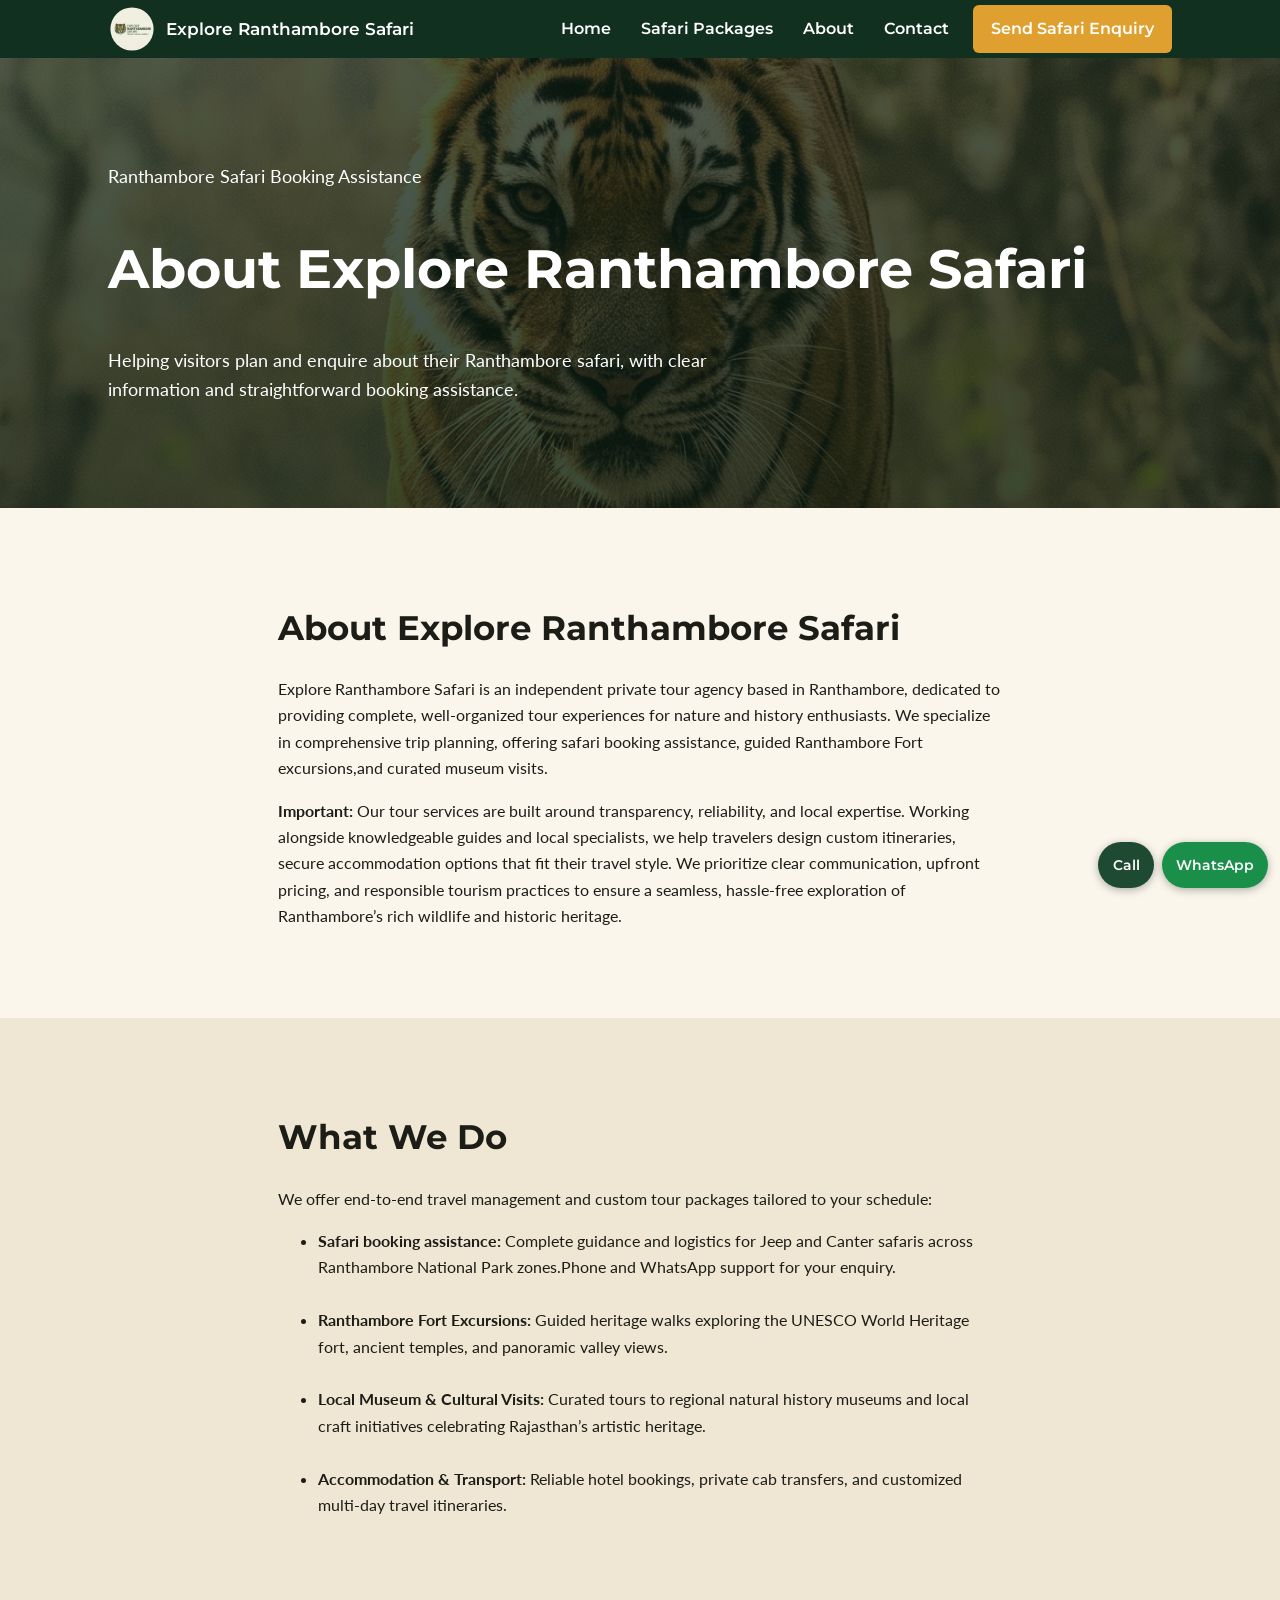
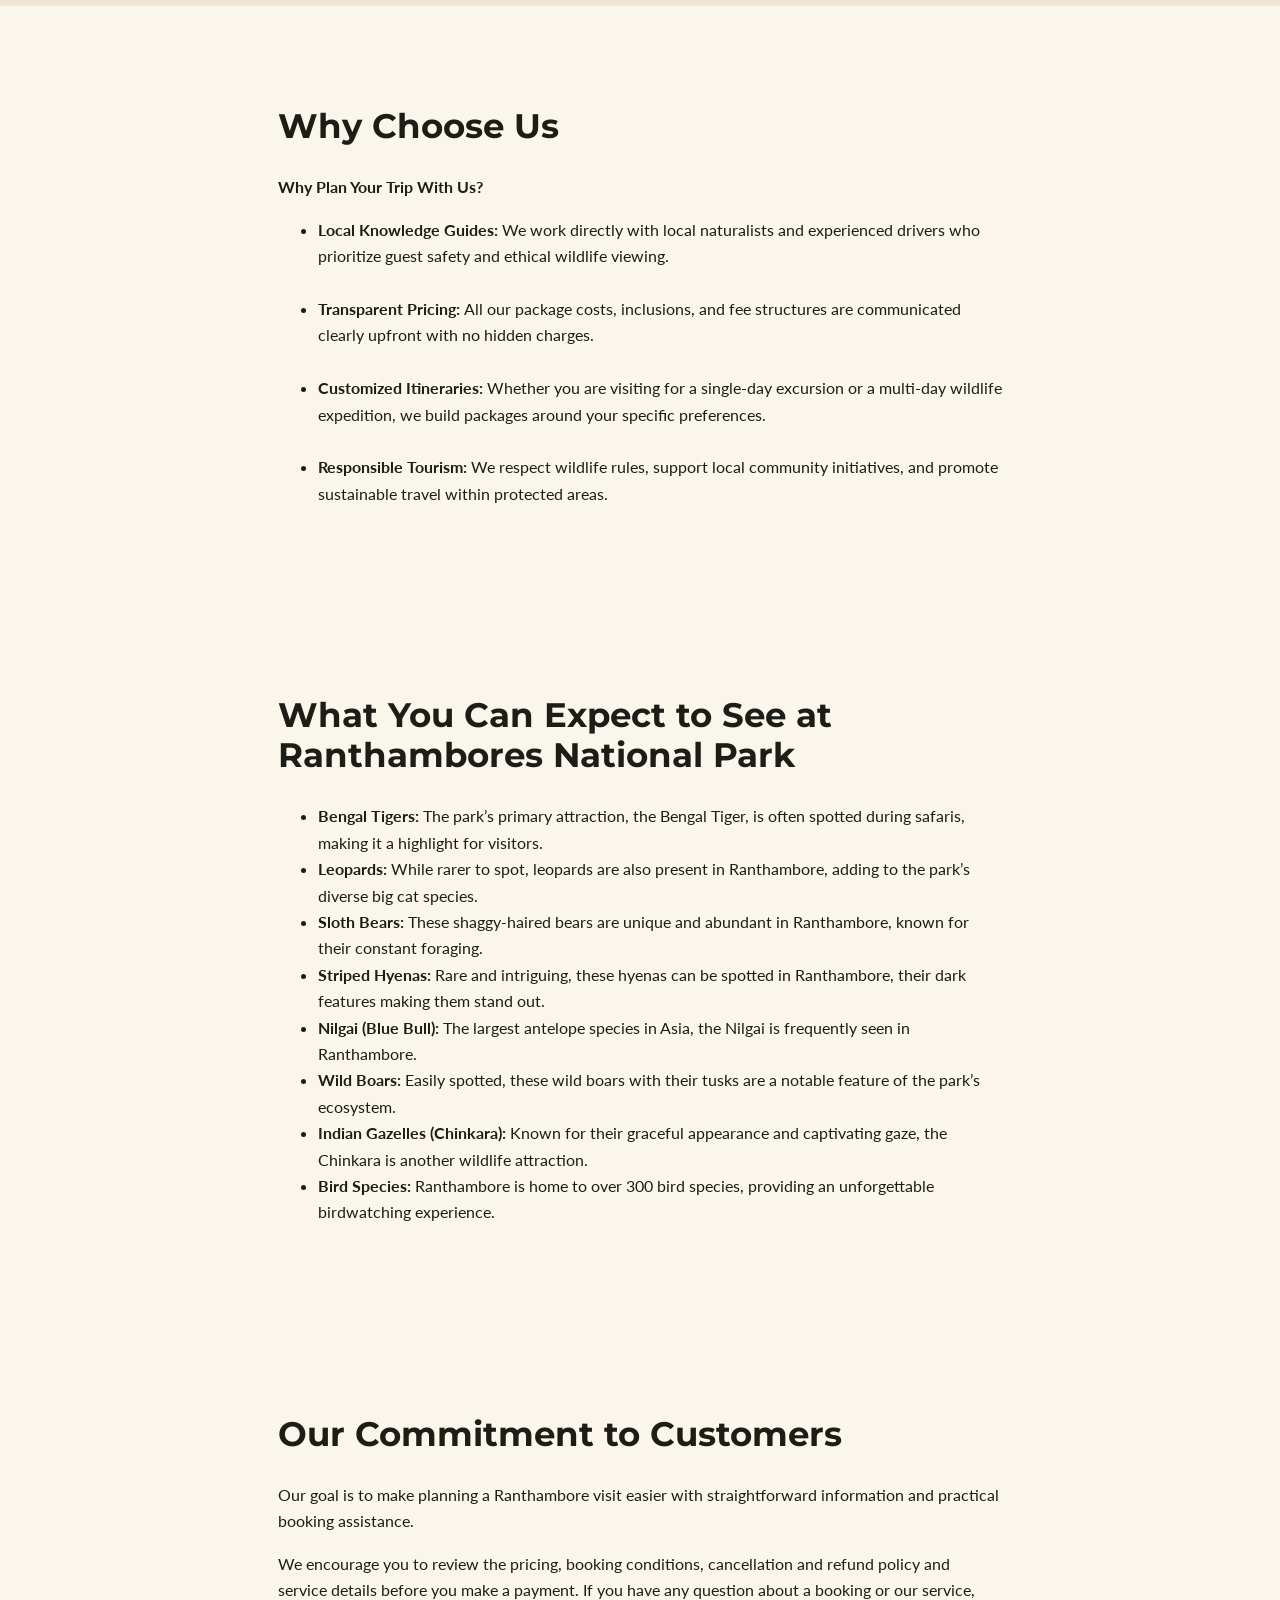
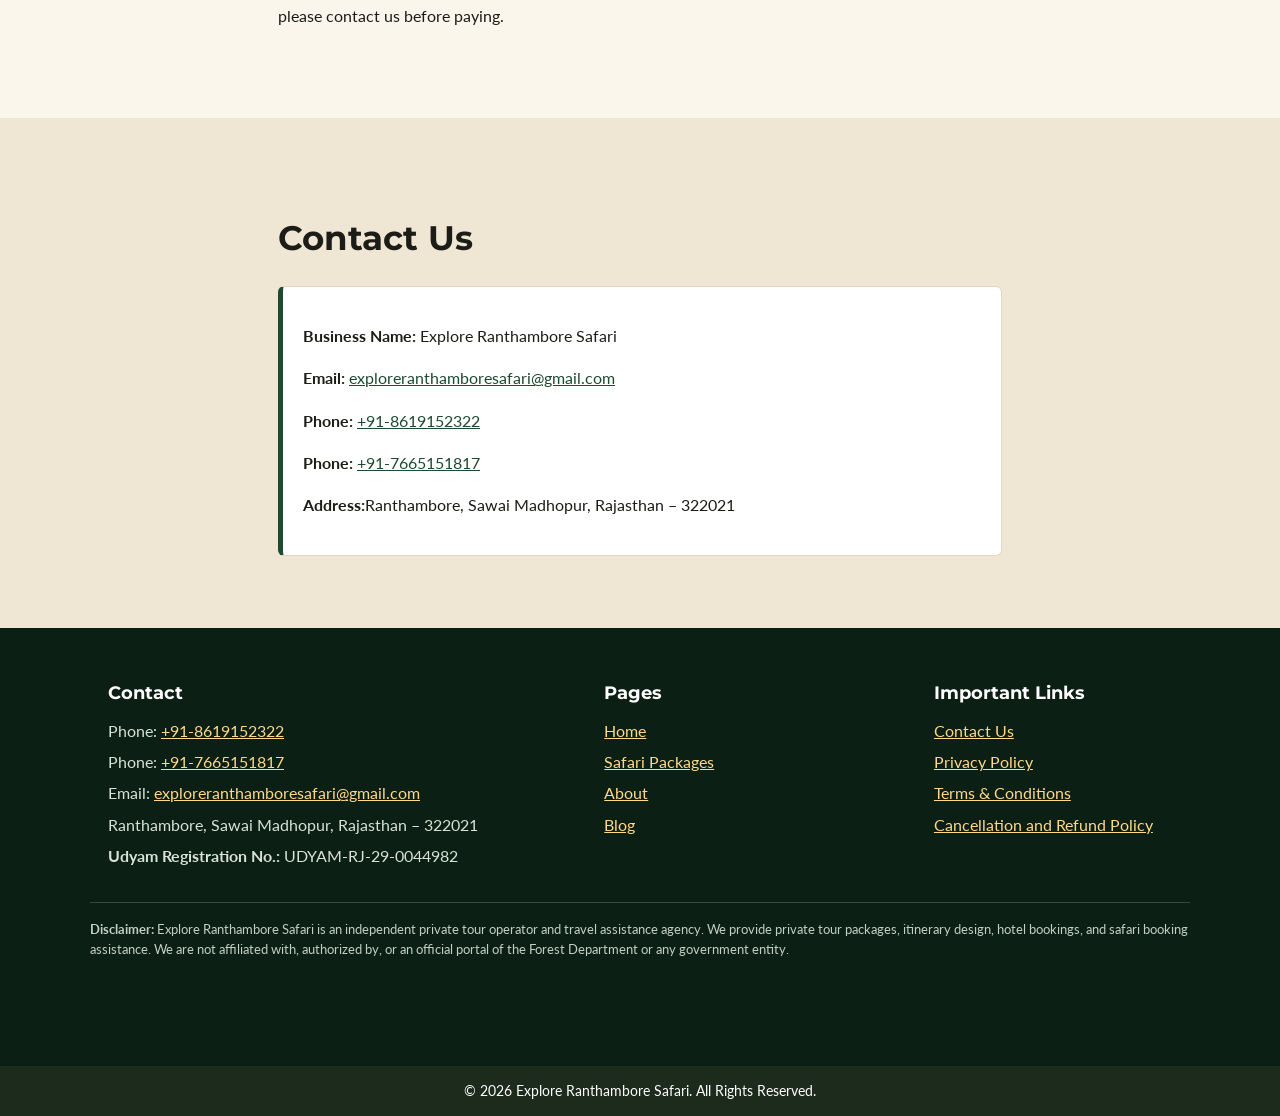
<file: about.html>
<!DOCTYPE html>
<html lang="en">

<head>
  <meta charset="utf-8">
  <meta name="viewport" content="width=device-width, initial-scale=1">
  <title>About Explore Ranthambore Safari | Safari Booking Assistance</title>
  <meta name="description"
    content="Learn about Explore Ranthambore Safari, an independent private safari booking assistance service in Sawai Madhopur helping visitors plan and enquire about Ranthambore safaris.">
  <meta name="robots" content="index,follow">
  <link rel="canonical" href="https://www.exploreranthamboresafari.in/about.html">
  <meta property="og:type" content="website">
  <meta property="og:site_name" content="Explore Ranthambore Safari">
  <meta property="og:title" content="About Explore Ranthambore Safari">
  <meta property="og:description"
    content="Learn about our independent safari booking assistance service for visitors planning a Ranthambore trip.">
  <meta property="og:url" content="https://www.exploreranthamboresafari.in/about.html">

  <meta property="og:image" content="https://www.exploreranthamboresafari.in/images/og-image.jpg">
  <meta property="og:image:width" content="1200">
  <meta property="og:image:height" content="630">
  <meta property="og:image:alt" content="Explore Ranthambore Safari - independent safari booking assistance">
  <meta name="twitter:card" content="summary_large_image">

  <link rel="icon" href="/images/favicon.png">
  <link rel="stylesheet" href="/style.css">
  <script src="/script.js" defer></script>
  <!-- Google Analytics -->
  <script async src="https://www.googletagmanager.com/gtag/js?id=G-7NSGEC7127"></script>
  <script>
    window.dataLayer = window.dataLayer || [];
    function gtag() { dataLayer.push(arguments); }
    gtag('js', new Date());

    gtag('config', 'G-7NSGEC7127');
  </script>
</head>

<body>
  <a class="skip" href="#main">Skip to content</a>

  <header class="hdr">
    <div class="wrap hrow">
      <a class="brand" href="/index.html">
        <img src="/images/logo.png" alt="Explore Ranthambore Safari logo" width="48" height="48">
        <span>Explore Ranthambore Safari</span>
      </a>
      <button class="burger" aria-label="Open menu" aria-expanded="false"
        aria-controls="nav"><span></span><span></span><span></span></button>
      <nav id="nav" aria-label="Main">
        <a href="/index.html">Home</a>
        <a href="/safari-packages.html">Safari Packages</a>
        <a href="/about.html" aria-current="page">About</a>
        <a href="contact-us.html">Contact</a>
        <a class="btn btn-a" href="/safari-booking.html#enquiry">Send Safari Enquiry </a>
      </nav>
    </div>
  </header>
  

  <main id="main">

    <section class="hero small">
      <div class="wrap">
        <p class="eyebrow">Ranthambore Safari Booking Assistance</p>
        <h1>About Explore Ranthambore Safari</h1>
        <p class="hero-text">Helping visitors plan and enquire about their Ranthambore safari, with clear information
          and straightforward booking assistance.</p>
      </div>
    </section>


    <section class="sec">
      <div class="wrap narrow">
        <h2>About Explore Ranthambore Safari</h2>
        <p> Explore Ranthambore Safari is an independent private tour agency based in Ranthambore, dedicated to
          providing complete, well-organized tour experiences for nature and history enthusiasts. We specialize in
          comprehensive trip planning, offering safari booking assistance, guided Ranthambore Fort excursions,and curated museum visits.</p>
        <p><strong>Important:</strong> Our tour services are built around transparency, reliability, and local
          expertise. Working alongside knowledgeable guides and local specialists, we help travelers design custom
          itineraries, secure accommodation options that fit their travel style. We prioritize clear communication,
          upfront pricing, and responsible tourism practices to ensure a seamless, hassle-free exploration of
          Ranthambore’s rich wildlife and historic heritage.</p>
      </div>
    </section>

    <section class="sec alt">
      <div class="wrap narrow">
        <h2>What We Do</h2>
        <p>We offer end-to-end travel management and custom tour packages tailored to your schedule:</p>
        <ul>
          <li><strong>Safari booking assistance: </strong>Complete guidance and logistics for Jeep and Canter safaris
            across Ranthambore National Park zones.Phone and WhatsApp support for your enquiry.</li>
          <br>
          <li><strong>Ranthambore Fort Excursions:</strong> Guided heritage walks exploring the UNESCO World Heritage
            fort, ancient temples, and panoramic valley views.</li>
          <br>
          <li><strong>Local Museum & Cultural Visits:</strong> Curated tours to regional natural history museums and
            local craft initiatives celebrating Rajasthan’s artistic heritage.</li>
          <br>
          <li> <strong>Accommodation & Transport:</strong> Reliable hotel bookings, private cab transfers, and
            customized multi-day travel itineraries.</li>
        </ul>
      </div>
    </section>

    <section class="sec">
      <div class="wrap narrow">
        <h2>Why Choose Us</h2>
        <p><strong>Why Plan Your Trip With Us?</strong></p>

        <ul>
          <li><strong>Local Knowledge Guides:</strong> We work directly with local naturalists and experienced drivers
            who prioritize guest safety and ethical wildlife viewing.</li>
          <br>
          <li><strong>Transparent Pricing: </strong> All our package costs, inclusions, and fee structures are
            communicated clearly upfront with no hidden charges.
          </li>
          <br>
          <li><strong>Customized Itineraries:</strong> Whether you are visiting for a single-day excursion or a
            multi-day wildlife expedition, we build packages around your specific preferences.</li>
          <br>
          <li> <strong>Responsible Tourism:</strong> We respect wildlife rules, support local community initiatives, and
            promote sustainable travel within protected areas.</li>
        </ul>
      </div>
    </section>



    <section class="sec">
      <div class="wrap narrow">
        <h2>What You Can Expect to See at Ranthambores National Park</h2>

        <ul>
          <li><strong>Bengal Tigers:</strong> The park’s primary attraction, the Bengal Tiger, is often spotted during
            safaris, making it a highlight for visitors.</li>
          <li><strong>Leopards:</strong> While rarer to spot, leopards are also present in Ranthambore, adding to the
            park’s diverse big cat species.</li>
          <li><strong>Sloth Bears:</strong> These shaggy-haired bears are unique and abundant in Ranthambore, known for
            their constant foraging.</li>
          <li><strong>Striped Hyenas:</strong> Rare and intriguing, these hyenas can be spotted in Ranthambore, their
            dark features making them stand out.</li>
          <li><strong>Nilgai (Blue Bull):</strong> The largest antelope species in Asia, the Nilgai is frequently seen
            in Ranthambore.</li>
          <li><strong>Wild Boars: </strong> Easily spotted, these wild boars with their tusks are a notable feature of
            the park’s ecosystem.</li>
          <li><strong>Indian Gazelles (Chinkara):</strong> Known for their graceful appearance and captivating gaze, the
            Chinkara is another wildlife attraction.</li>
          <li><strong>Bird Species:</strong> Ranthambore is home to over 300 bird species, providing an unforgettable
            birdwatching experience.</li>
        </ul>
      </div>
    </section>

    <section class="sec">
      <div class="wrap narrow">
        <h2>Our Commitment to Customers</h2>
        <p>Our goal is to make planning a Ranthambore visit easier with straightforward information and practical
          booking assistance.</p>
        <p>We encourage you to review the pricing, booking conditions, cancellation and refund policy and service
          details before you make a payment. If you have any question about a booking or our service, please contact us
          before paying.</p>
      </div>
    </section>

    <section class="sec alt">
      <div class="wrap narrow">
        <h2>Contact Us</h2>
        <div class="card">

          <p><strong>Business Name:</strong> Explore Ranthambore Safari<br></p>
          <p><strong>Email:</strong> <a
              href="mailto:exploreranthamboresafari@gmail.com">exploreranthamboresafari@gmail.com</a></p>
          <p><strong>Phone:</strong> <a data-tel="primary" href="tel:+918619152322">+91-8619152322</a></p>
          <p><strong>Phone:</strong> <a data-tel="secondary" href="tel:+917665151817">+91-7665151817</a></p>

          <p><strong>Address:</strong>Ranthambore, Sawai Madhopur,
            Rajasthan &ndash; 322021</p>

        </div>
      </div>
    </section>




  </main>

  <footer class="ftr">
    <div class="wrap fgrid">
      
      <div>
        <h2>Contact</h2>
        <p>Phone: <a data-tel="primary" href="tel:+918619152322">+91-8619152322</a></p>
        <p>Phone: <a data-tel="secondary" href="tel:+917665151817">+91-7665151817</a></p>
        <p>Email: <a href="mailto:exploreranthamboresafari@gmail.com">exploreranthamboresafari@gmail.com</a></p>
        <p>Ranthambore, Sawai Madhopur, Rajasthan &ndash; 322021</p>
        <p><strong>Udyam Registration No.:</strong> UDYAM-RJ-29-0044982</p>
      </div>
         <div>
  <h2>Pages</h2>
  <p><a href="/">Home</a></p>
  <p><a href="/safari-packages.html">Safari Packages</a></p>
  <p><a href="/about.html">About</a></p>
  <p><a href="/blog.html">Blog</a></p>
</div>

<div>
  <h2>Important Links</h2>
  <p><a href="/contact-us.html">Contact Us</a></p>
  <p><a href="/privacy-policy.html">Privacy Policy</a></p>
  <p><a href="/terms-and-conditions.html">Terms &amp; Conditions</a></p>
  <p><a href="/terms-and-conditions.html">Cancellation and Refund Policy</a></p>
</div>
</div>
    <!-- Disclaimer -->

    <div class="wrap ftr-disclaimer">
      <p><strong>Disclaimer:</strong> Explore Ranthambore Safari is an independent private tour operator and travel assistance agency. We provide private tour packages, itinerary design, hotel bookings, and safari booking assistance. We are not affiliated with, authorized by, or an official portal of the Forest Department or any government entity.
</p>
    </div>
  </footer>

  <div class="float">
    <a class="fab fab-call" data-tel="primary" href="tel:+918619152322" aria-label="Call now">Call</a>
    <a class="fab fab-wa" data-wa href="https://wa.me/message/SUCM2DBCG7WPD1" target="_blank" rel="noopener"
      aria-label="WhatsApp us">WhatsApp</a>
    <button class="fab fab-top" id="top" aria-label="Back to top" hidden>Top</button>
  </div>

  <!-- Copyright: page ka bilkul last element -->
  <div class="ftr-copy">
    <div class="wrap">
      <p>&copy; <span id="year">2026</span> Explore Ranthambore Safari. All Rights Reserved.</p>
    </div>
  </div>
</body>

</html>
</file>
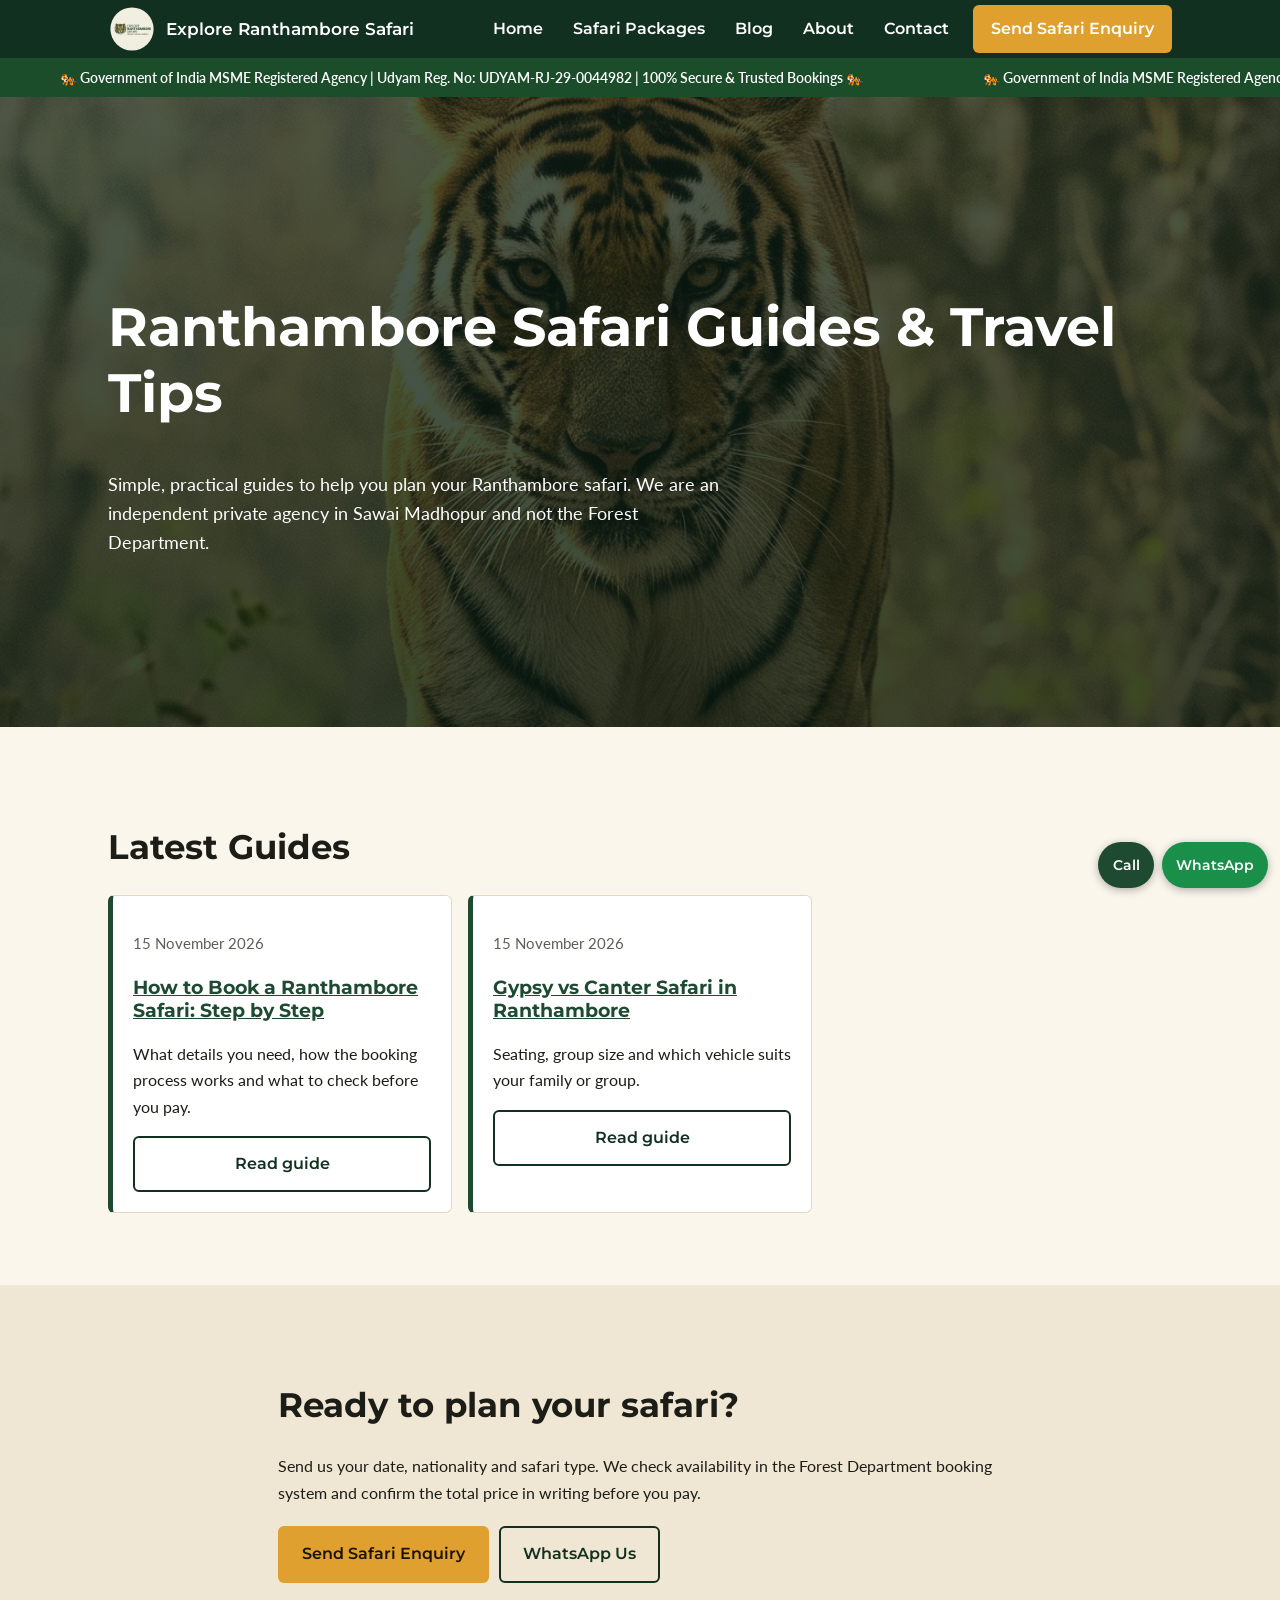
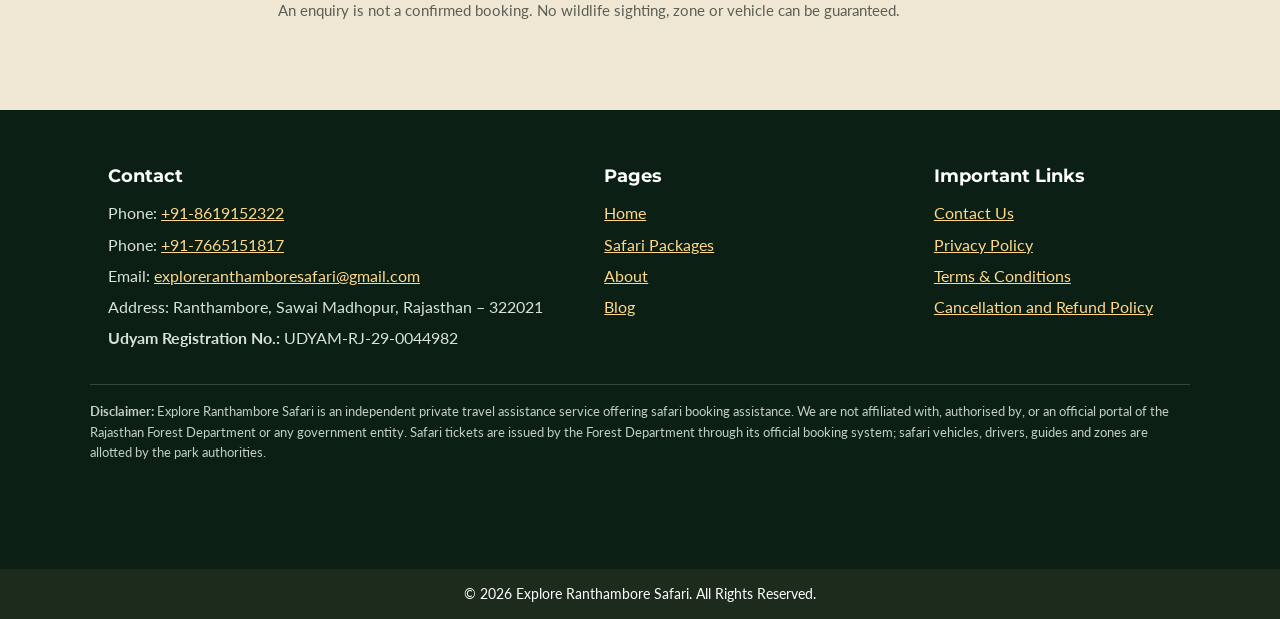
<file: blog.html>
<!DOCTYPE html>
<html lang="en-IN">

<head>
  <meta charset="utf-8">
  <meta name="viewport" content="width=device-width, initial-scale=1">
  <title>Ranthambore Safari Guides &amp; Travel Tips | Explore Ranthambore Safari</title>
  <meta name="description"
    content="Simple guides for planning your Ranthambore safari: how to book, Gypsy vs Canter, zones, timings and what to carry. Independent agency in Sawai Madhopur.">
  <meta name="robots" content="index,follow,max-snippet:-1,max-video-preview:-1,max-image-preview:large">
  <link rel="canonical" href="https://www.exploreranthamboresafari.in/blog.html">
  <meta name="theme-color" content="#2f4f2f">
  <meta property="og:locale" content="en_IN">
  <meta property="og:type" content="website">
  <meta property="og:site_name" content="ExploreRanthambore Safari.in">
  <meta property="og:title" content="Ranthambore Safari Guides &amp; Travel Tips">
  <meta property="og:description"
    content="Simple guides for planning your Ranthambore safari. Independent agency in Sawai Madhopur, not the Forest Department.">
  <meta property="og:url" content="https://www.exploreranthamboresafari.in/blog.html">
  <meta property="og:image" content="https://www.exploreranthamboresafari.in/images/og-image.jpg">
  <link rel="icon" href="/images/favicon.png">
  <link rel="stylesheet" href="/style.css">
  <script src="/script.js" defer></script>
  <script async src="https://www.googletagmanager.com/gtag/js?id=G-7NSGEC7127"></script>
  <script>
    window.dataLayer = window.dataLayer || [];
    function gtag() { dataLayer.push(arguments); }
    gtag('js', new Date());
    gtag('config', 'G-7NSGEC7127');
  </script>
  <script type="application/ld+json">
  {
    "@context": "https://schema.org",
    "@type": "CollectionPage",
    "@id": "https://www.exploreranthamboresafari.in/blog.html#webpage",
    "url": "https://www.exploreranthamboresafari.in/blog.html",
    "name": "Ranthambore Safari Guides & Travel Tips",
    "inLanguage": "en-IN",
    "isPartOf": { "@id": "https://www.exploreranthamboresafari.in/#website" },
    "publisher": { "@id": "https://www.exploreranthamboresafari.in/#organization" }
  }
  </script>
</head>

<body>
  <a class="skip" href="#main">Skip to content</a>
  <header class="hdr">
    <div class="wrap hrow">
      <a class="brand" href="/">
        <img src="/images/logo.png" alt="Explore Ranthambore Safari logo" width="48" height="48">
        <span>Explore Ranthambore Safari</span>
      </a>
      <button class="burger" aria-label="Open menu" aria-expanded="false"
        aria-controls="nav"><span></span><span></span><span></span></button>
      <nav id="nav" aria-label="Main">
        <a href="/">Home</a>
        <a href="/safari-packages.html">Safari Packages</a>
        <a href="/blog.html" aria-current="page">Blog</a>
        <a href="/about.html">About</a>
        <a href="/contact-us.html">Contact</a>
        <a class="btn btn-a" href="/#enquiry">Send Safari Enquiry</a>
      </nav>
    </div>
  </header>

  <div class="top-ticker" role="region" aria-label="Agency information">
    <div class="ticker-track">
      <div class="ticker-item">
        🐅 Government of India MSME Registered Agency | Udyam Reg. No: UDYAM-RJ-29-0044982 | 100% Secure &amp; Trusted
        Bookings 🐅
      </div>
      <div class="ticker-item" aria-hidden="true">
        🐅 Government of India MSME Registered Agency | Udyam Reg. No: UDYAM-RJ-29-0044982 | 100% Secure &amp; Trusted
        Bookings 🐅
      </div>
    </div>
  </div>

  <main id="main">
    <section class="hero">
      <div class="wrap">
        <h1>Ranthambore Safari Guides &amp; Travel Tips</h1>
        <p class="hero-text">Simple, practical guides to help you plan your Ranthambore safari. We are an independent
          private agency in Sawai Madhopur and not the Forest Department.</p>
      </div>
    </section>

    <section class="sec">
      <div class="wrap">
        <h2>Latest Guides</h2>
        <div class="grid3">

          <article class="card">
            <p class="muted">15 November 2026</p>
            <h3><a href="/blog/how-to-book-ranthambore-safari.html">How to Book a Ranthambore Safari: Step by Step</a>
            </h3>
            <p>What details you need, how the booking process works and what to check before you pay.</p>
            <a class="btn btn-pkg btn-pkg-outline" href="/blog/how-to-book-ranthambore-safari.html">Read guide</a>
          </article>

          <article class="card">
            <p class="muted">15 November 2026</p>
            <h3><a href="/blog/gypsy-vs-canter-safari.html">Gypsy vs Canter Safari in Ranthambore</a></h3>
            <p>Seating, group size and which vehicle suits your family or group.</p>
            <a class="btn btn-pkg btn-pkg-outline" href="/blog/gypsy-vs-canter-safari.html">Read guide</a>
          </article>

          <!-- NAYA BLOG ADD KARNE KE LIYE: upar wale <article> ko copy karke yahan paste karo
               aur title, date, summary aur link badal do. -->

        </div>
      </div>
    </section>

    <section class="sec alt">
      <div class="wrap narrow">
        <h2>Ready to plan your safari?</h2>
        <p>Send us your date, nationality and safari type. We check availability in the Forest Department booking system
          and confirm the total price in writing before you pay.</p>
        <div class="cta">
          <a class="btn btn-a" href="/#enquiry">Send Safari Enquiry</a>
          <a class="btn btn-l dk" data-wa href="https://wa.me/message/SUCM2DBCG7WPD1" target="_blank"
            rel="noopener">WhatsApp Us</a>
        </div>
        <p class="muted">An enquiry is not a confirmed booking. No wildlife sighting, zone or vehicle can be guaranteed.
        </p>
      </div>
    </section>
  </main>

  <footer class="ftr">
    <div class="wrap fgrid">
      <div>
        <h2>Contact</h2>
        <p>Phone: <a data-tel="primary" href="tel:+918619152322">+91-8619152322</a></p>
        <p>Phone: <a data-tel="secondary" href="tel:+917665151817">+91-7665151817</a></p>
        <p>Email: <a href="mailto:exploreranthamboresafari@gmail.com">exploreranthamboresafari@gmail.com</a></p>
        <p>Address: Ranthambore, Sawai Madhopur, Rajasthan &ndash; 322021</p>
        <p><strong>Udyam Registration No.:</strong> UDYAM-RJ-29-0044982</p>
      </div>
      <div>
        <h2>Pages</h2>
        <p><a href="/">Home</a></p>
        <p><a href="/safari-packages.html">Safari Packages</a></p>
        <p><a href="/about.html">About</a></p>
        <p><a href="/blog.html">Blog</a></p>
      </div>

      <div>
        <h2>Important Links</h2>
        <p><a href="/contact-us.html">Contact Us</a></p>
        <p><a href="/privacy-policy.html">Privacy Policy</a></p>
        <p><a href="/terms-and-conditions.html">Terms &amp; Conditions</a></p>
        <p><a href="/terms-and-conditions.html">Cancellation and Refund Policy</a></p>
      </div>
    </div>
    <div class="wrap ftr-disclaimer">
      <p><strong>Disclaimer:</strong> Explore Ranthambore Safari is an independent private travel assistance service
        offering safari booking assistance. We are not affiliated with, authorised by, or an official portal of the
        Rajasthan Forest Department or any government entity. Safari tickets are issued by the Forest Department through
        its official booking system; safari vehicles, drivers, guides and zones are allotted by the park authorities.
      </p>
    </div>
  </footer>
  <div class="float">
    <a class="fab fab-call" data-tel="primary" href="tel:+918619152322" aria-label="Call now">Call</a>
    <a class="fab fab-wa" data-wa href="https://wa.me/message/SUCM2DBCG7WPD1" target="_blank" rel="noopener"
      aria-label="WhatsApp us">WhatsApp</a>
    <button class="fab fab-top" id="top" aria-label="Back to top" hidden>Top</button>
  </div>
  <div class="ftr-copy">
    <div class="wrap">
      <p>&copy; <span id="year">2026</span> Explore Ranthambore Safari. All Rights Reserved.</p>
    </div>
  </div>
</body>

</html>
</file>
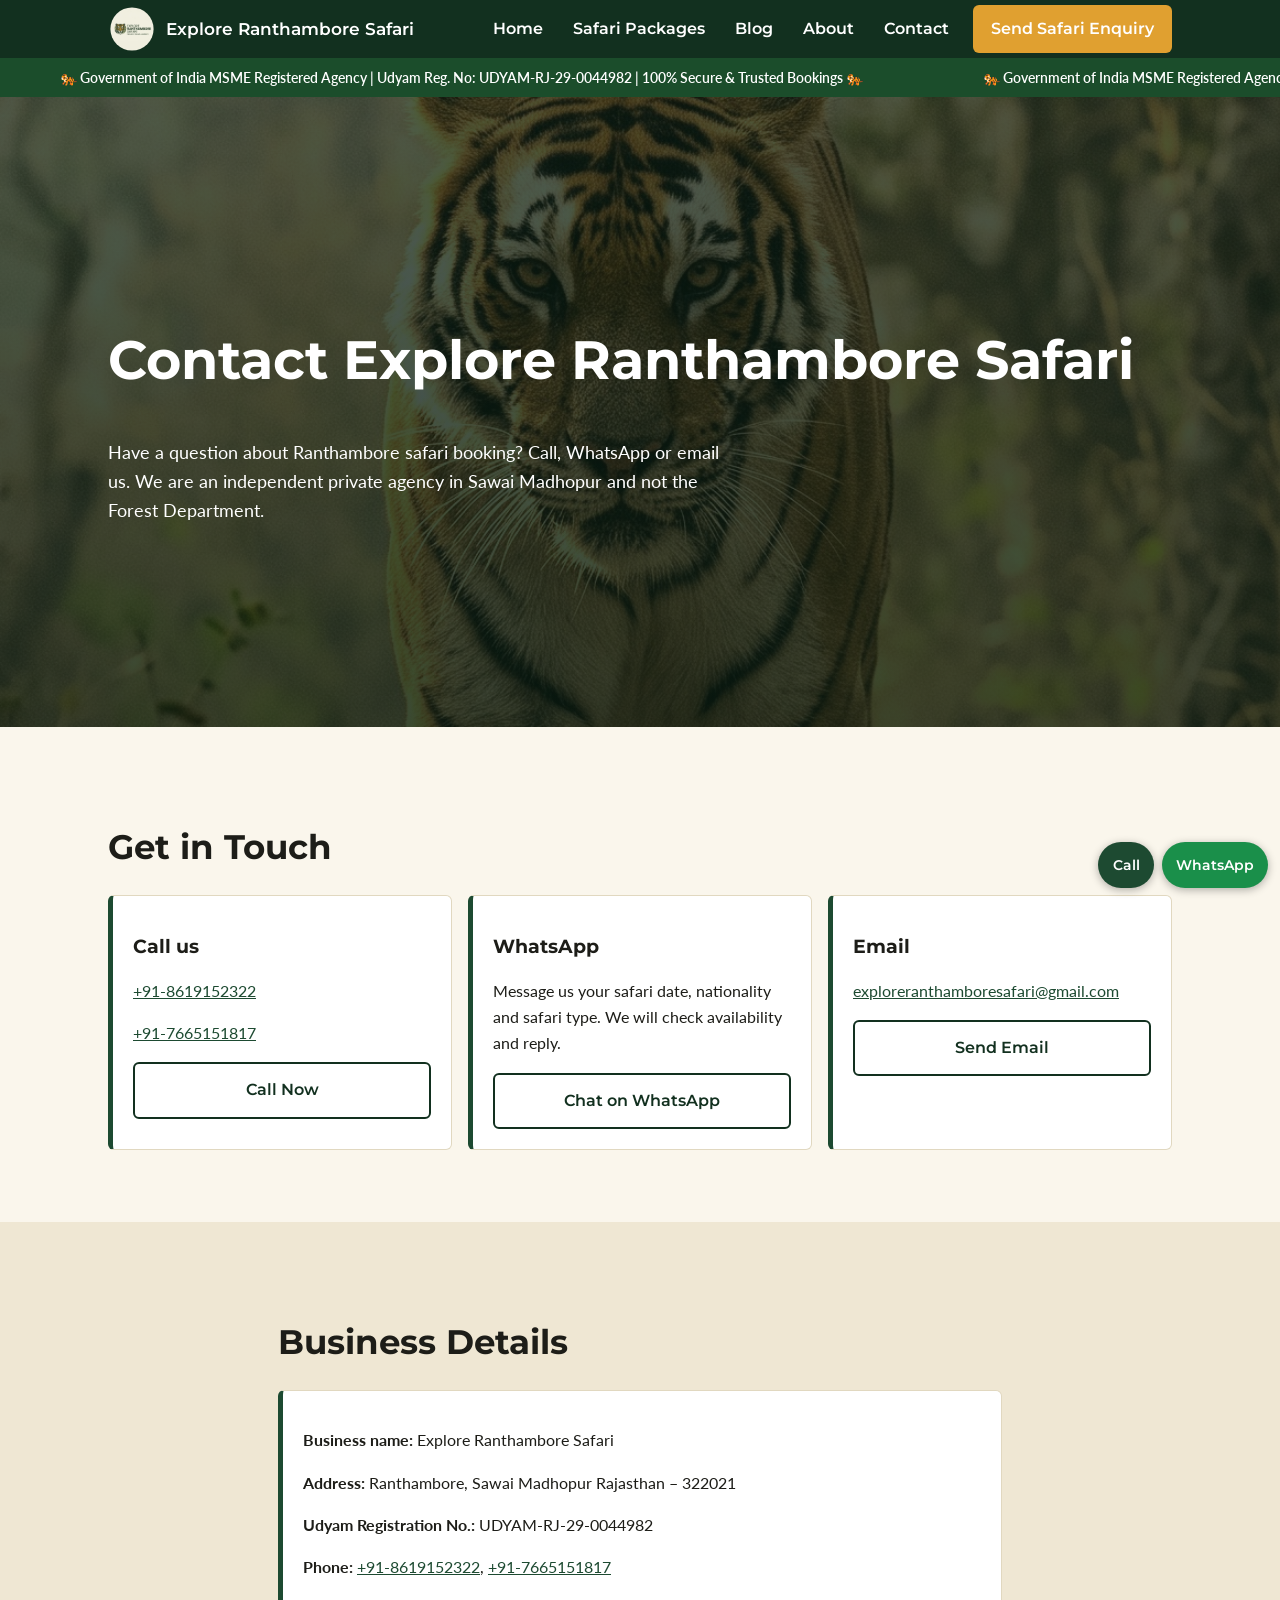
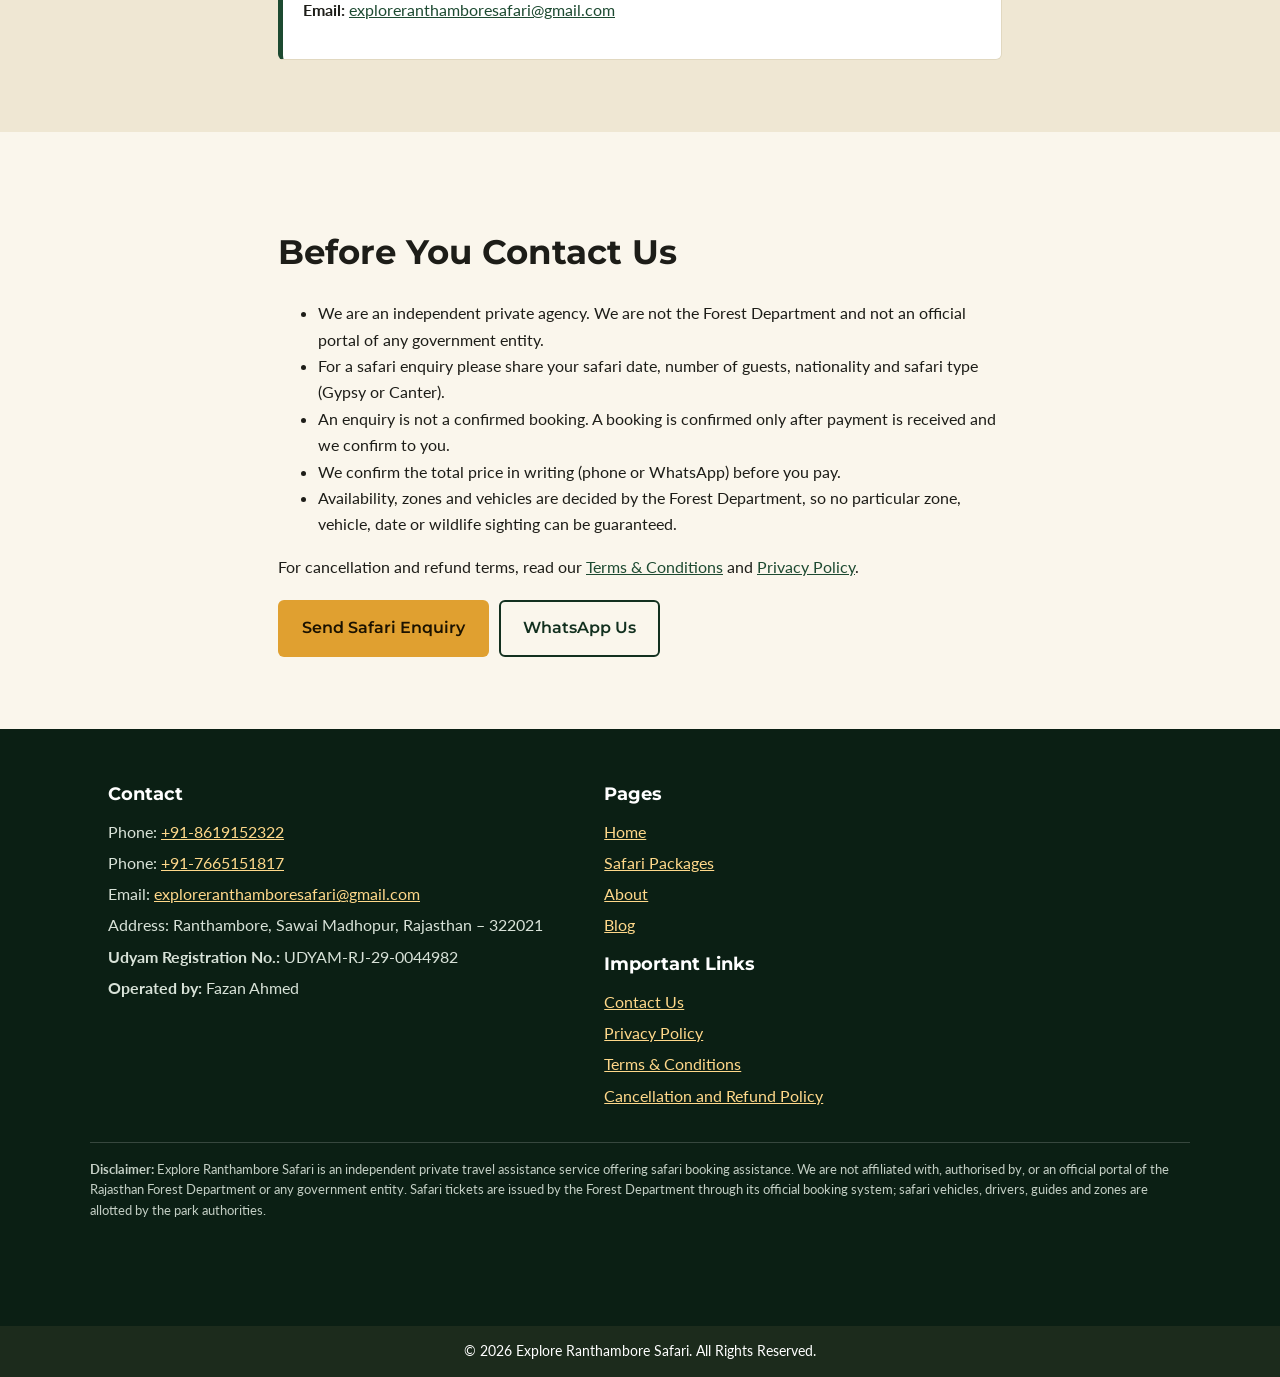
<file: contact-us.html>
<!DOCTYPE html>
<html lang="en-IN">

<head>
  <meta charset="utf-8">
  <meta name="viewport" content="width=device-width, initial-scale=1">
  <title>Contact Us | Explore Ranthambore Safari, Sawai Madhopur</title>
  <meta name="description" content="Contact Explore Ranthambore Safari, an independent safari booking assistance service in Sawai Madhopur. Call, WhatsApp or email us for Ranthambore safari enquiries.">
  <meta name="robots" content="index,follow,max-snippet:-1,max-video-preview:-1,max-image-preview:large">
  <link rel="canonical" href="https://www.exploreranthamboresafari.in/contact-us.html">
  <meta name="theme-color" content="#2f4f2f">
  <meta property="og:locale" content="en_IN">
  <meta property="og:type" content="website">
  <meta property="og:site_name" content="ExploreRanthambore Safari.in">
  <meta property="og:title" content="Contact Us | Explore Ranthambore Safari">
  <meta property="og:description" content="Call, WhatsApp or email us for Ranthambore safari booking assistance. Independent agency in Sawai Madhopur, not the Forest Department.">
  <meta property="og:url" content="https://www.exploreranthamboresafari.in/contact-us.html">
  <meta property="og:image" content="https://www.exploreranthamboresafari.in/images/og-image.jpg">
  <link rel="icon" href="/images/favicon.png">
  <link rel="stylesheet" href="/style.css">
  <script src="/script.js" defer></script>
  <script async src="https://www.googletagmanager.com/gtag/js?id=G-7NSGEC7127"></script>
  <script>
    window.dataLayer = window.dataLayer || [];
    function gtag() { dataLayer.push(arguments); }
    gtag('js', new Date());
    gtag('config', 'G-7NSGEC7127');
  </script>
  <script type="application/ld+json">
  {
    "@context": "https://schema.org",
    "@graph": [
      {
        "@type": "ContactPage",
        "@id": "https://www.exploreranthamboresafari.in/contact-us.html#webpage",
        "url": "https://www.exploreranthamboresafari.in/contact-us.html",
        "name": "Contact Us | Explore Ranthambore Safari",
        "inLanguage": "en-IN",
        "isPartOf": { "@id": "https://www.exploreranthamboresafari.in/#website" },
        "about": { "@id": "https://www.exploreranthamboresafari.in/#organization" }
      },
      {
        "@type": "BreadcrumbList",
        "itemListElement": [
          { "@type": "ListItem", "position": 1, "name": "Home", "item": "https://www.exploreranthamboresafari.in/" },
          { "@type": "ListItem", "position": 2, "name": "Contact Us", "item": "https://www.exploreranthamboresafari.in/contact-us.html" }
        ]
      }
    ]
  }
  </script>
</head>

<body>
  <a class="skip" href="#main">Skip to content</a>
  <header class="hdr">
    <div class="wrap hrow">
      <a class="brand" href="/">
        <img src="/images/logo.png" alt="Explore Ranthambore Safari logo" width="48" height="48">
        <span>Explore Ranthambore Safari</span>
      </a>
      <button class="burger" aria-label="Open menu" aria-expanded="false" aria-controls="nav"><span></span><span></span><span></span></button>
      <nav id="nav" aria-label="Main">
        <a href="/">Home</a>
        <a href="/safari-packages.html">Safari Packages</a>
        <a href="/blog.html">Blog</a>
        <a href="/about.html">About</a>
        <a href="/contact-us.html" aria-current="page">Contact</a>
        <a class="btn btn-a" href="/#enquiry">Send Safari Enquiry</a>
      </nav>
    </div>
  </header>

  <div class="top-ticker" role="region" aria-label="Agency information">
    <div class="ticker-track">
      <div class="ticker-item">
        🐅 Government of India  MSME Registered Agency | Udyam Reg. No: UDYAM-RJ-29-0044982 | 100% Secure &amp; Trusted Bookings 🐅
      </div>
      <div class="ticker-item" aria-hidden="true">
        🐅 Government of India  MSME Registered Agency | Udyam Reg. No: UDYAM-RJ-29-0044982 | 100% Secure &amp; Trusted Bookings 🐅
      </div>
    </div>
  </div>

  <main id="main">
    <section class="hero">
      <div class="wrap">
        <h1>Contact Explore Ranthambore Safari</h1>
        <p class="hero-text">Have a question about Ranthambore safari booking? Call, WhatsApp or email us. We are an independent private agency in Sawai Madhopur and not the Forest Department.</p>
      </div>
    </section>

    <section class="sec">
      <div class="wrap">
        <h2>Get in Touch</h2>
        <div class="grid3">
          <article class="card">
            <h3>Call us</h3>
            <p><a data-tel="primary" href="tel:+918619152322">+91-8619152322</a></p>
            <p><a data-tel="secondary" href="tel:+917665151817">+91-7665151817</a></p>
            <a class="btn btn-pkg btn-pkg-outline" data-tel="primary" href="tel:+918619152322">Call Now</a>
          </article>
          <article class="card">
            <h3>WhatsApp</h3>
            <p>Message us your safari date, nationality and safari type. We will check availability and reply.</p>
            <a class="btn btn-pkg btn-pkg-outline" data-wa href="https://wa.me/message/SUCM2DBCG7WPD1" target="_blank" rel="noopener">Chat on WhatsApp</a>
          </article>
          <article class="card">
            <h3>Email</h3>
            <p><a href="mailto:exploreranthamboresafari@gmail.com">exploreranthamboresafari@gmail.com</a></p>
            <a class="btn btn-pkg btn-pkg-outline" href="mailto:exploreranthamboresafari@gmail.com">Send Email</a>
          </article>
        </div>
      </div>
    </section>

    <section class="sec alt">
      <div class="wrap narrow">
        <h2>Business Details</h2>
        <div class="card">
          <p><strong>Business name:</strong> Explore Ranthambore Safari</p>
          
          <p><strong>Address:</strong> Ranthambore, Sawai Madhopur Rajasthan &ndash; 322021</p>
          <p><strong>Udyam Registration No.:</strong> UDYAM-RJ-29-0044982</p>
          <p><strong>Phone:</strong> <a data-tel="primary" href="tel:+918619152322">+91-8619152322</a>, <a data-tel="secondary" href="tel:+917665151817">+91-7665151817</a></p>
          <p><strong>Email:</strong> <a href="mailto:exploreranthamboresafari@gmail.com">exploreranthamboresafari@gmail.com</a></p>
        </div>
      </div>
    </section>

    <section class="sec">
      <div class="wrap narrow">
        <h2>Before You Contact Us</h2>
        <ul>
          <li>We are an independent private agency. We are not the Forest Department and not an official portal of any government entity.</li>
          <li>For a safari enquiry please share your safari date, number of guests, nationality and safari type (Gypsy or Canter).</li>
          <li>An enquiry is not a confirmed booking. A booking is confirmed only after payment is received and we confirm to you.</li>
          <li>We confirm the total price in writing (phone or WhatsApp) before you pay.</li>
          
          <li>Availability, zones and vehicles are decided by the Forest Department, so no particular zone, vehicle, date or wildlife sighting can be guaranteed.</li>
        </ul>
        <p>For cancellation and refund terms, read our <a href="/terms-and-conditions.html">Terms &amp; Conditions</a> and <a href="/privacy-policy.html">Privacy Policy</a>.</p>
        <div class="cta">
          <a class="btn btn-a" href="/#enquiry">Send Safari Enquiry</a>
          <a class="btn btn-l dk" data-wa href="https://wa.me/message/SUCM2DBCG7WPD1" target="_blank" rel="noopener">WhatsApp Us</a>
        </div>
      </div>
    </section>
  </main>

  <footer class="ftr">
    <div class="wrap fgrid">
      <div>
        <h2>Contact</h2>
        <p>Phone: <a data-tel="primary" href="tel:+918619152322">+91-8619152322</a></p>
        <p>Phone: <a data-tel="secondary" href="tel:+917665151817">+91-7665151817</a></p>
        <p>Email: <a href="mailto:exploreranthamboresafari@gmail.com">exploreranthamboresafari@gmail.com</a></p>
        <p>Address: Ranthambore, Sawai Madhopur, Rajasthan &ndash; 322021</p>
        <p><strong>Udyam Registration No.:</strong> UDYAM-RJ-29-0044982</p>
        <p><strong>Operated by:</strong> <span>Fazan Ahmed</span></p>
      </div>
      <div>
       <div>
  <h2>Pages</h2>
  <p><a href="/">Home</a></p>
  <p><a href="/safari-packages.html">Safari Packages</a></p>
  <p><a href="/about.html">About</a></p>
  <p><a href="/blog.html">Blog</a></p>
</div>

<div>
  <h2>Important Links</h2>
  <p><a href="/contact-us.html">Contact Us</a></p>
  <p><a href="/privacy-policy.html">Privacy Policy</a></p>
  <p><a href="/terms-and-conditions.html">Terms &amp; Conditions</a></p>
  <p><a href="/terms-and-conditions.html">Cancellation and Refund Policy</a></p>
</div>

    </div>
    </div>
    <div class="wrap ftr-disclaimer">
      <p><strong>Disclaimer:</strong> Explore Ranthambore Safari is an independent private travel assistance service offering safari booking assistance. We are not affiliated with, authorised by, or an official portal of the Rajasthan Forest Department or any government entity. Safari tickets are issued by the Forest Department through its official booking system; safari vehicles, drivers, guides and zones are allotted by the park authorities.</p>
    </div>
  </footer>
  <div class="float">
    <a class="fab fab-call" data-tel="primary" href="tel:+918619152322" aria-label="Call now">Call</a>
    <a class="fab fab-wa" data-wa href="https://wa.me/message/SUCM2DBCG7WPD1" target="_blank" rel="noopener" aria-label="WhatsApp us">WhatsApp</a>
    <button class="fab fab-top" id="top" aria-label="Back to top" hidden>Top</button>
  </div>
  <div class="ftr-copy">
    <div class="wrap">
      <p>&copy; <span id="year">2026</span> Explore Ranthambore Safari. All Rights Reserved.</p>
    </div>
  </div>
</body>

</html>
</file>
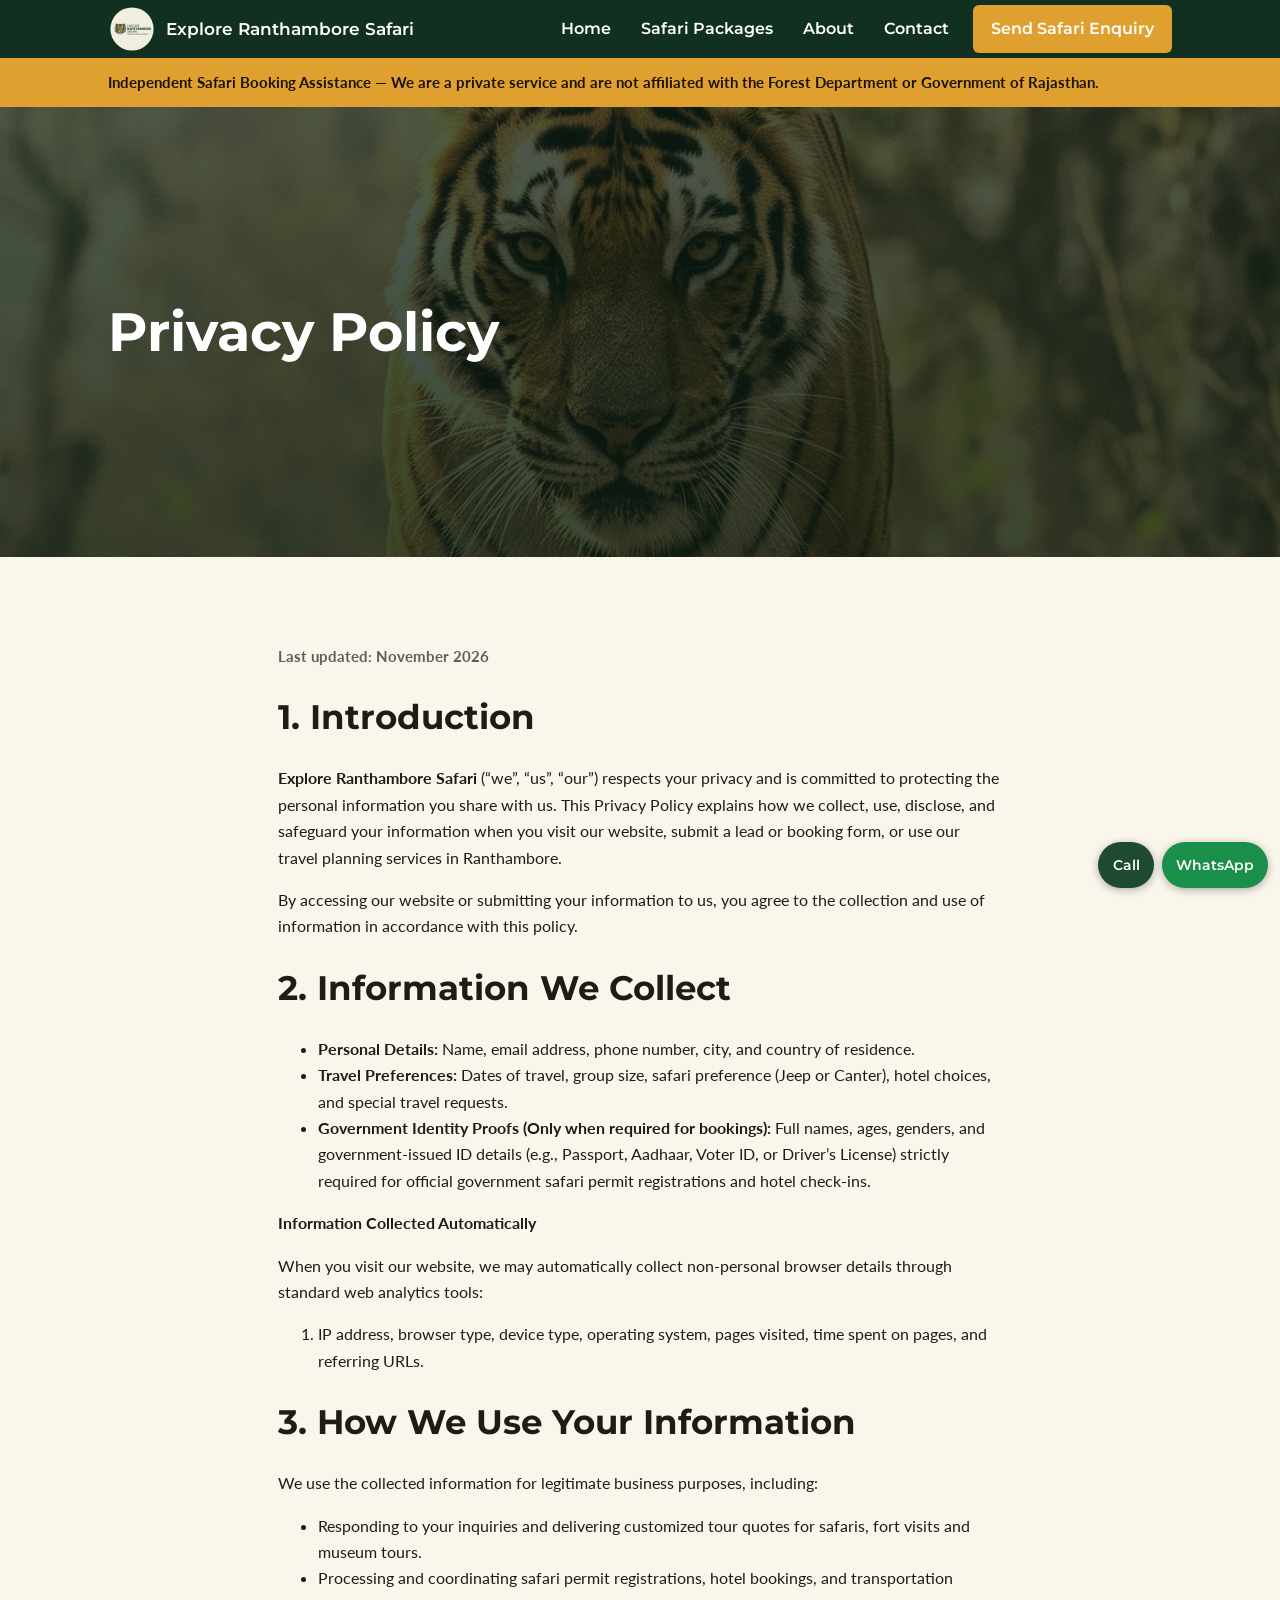
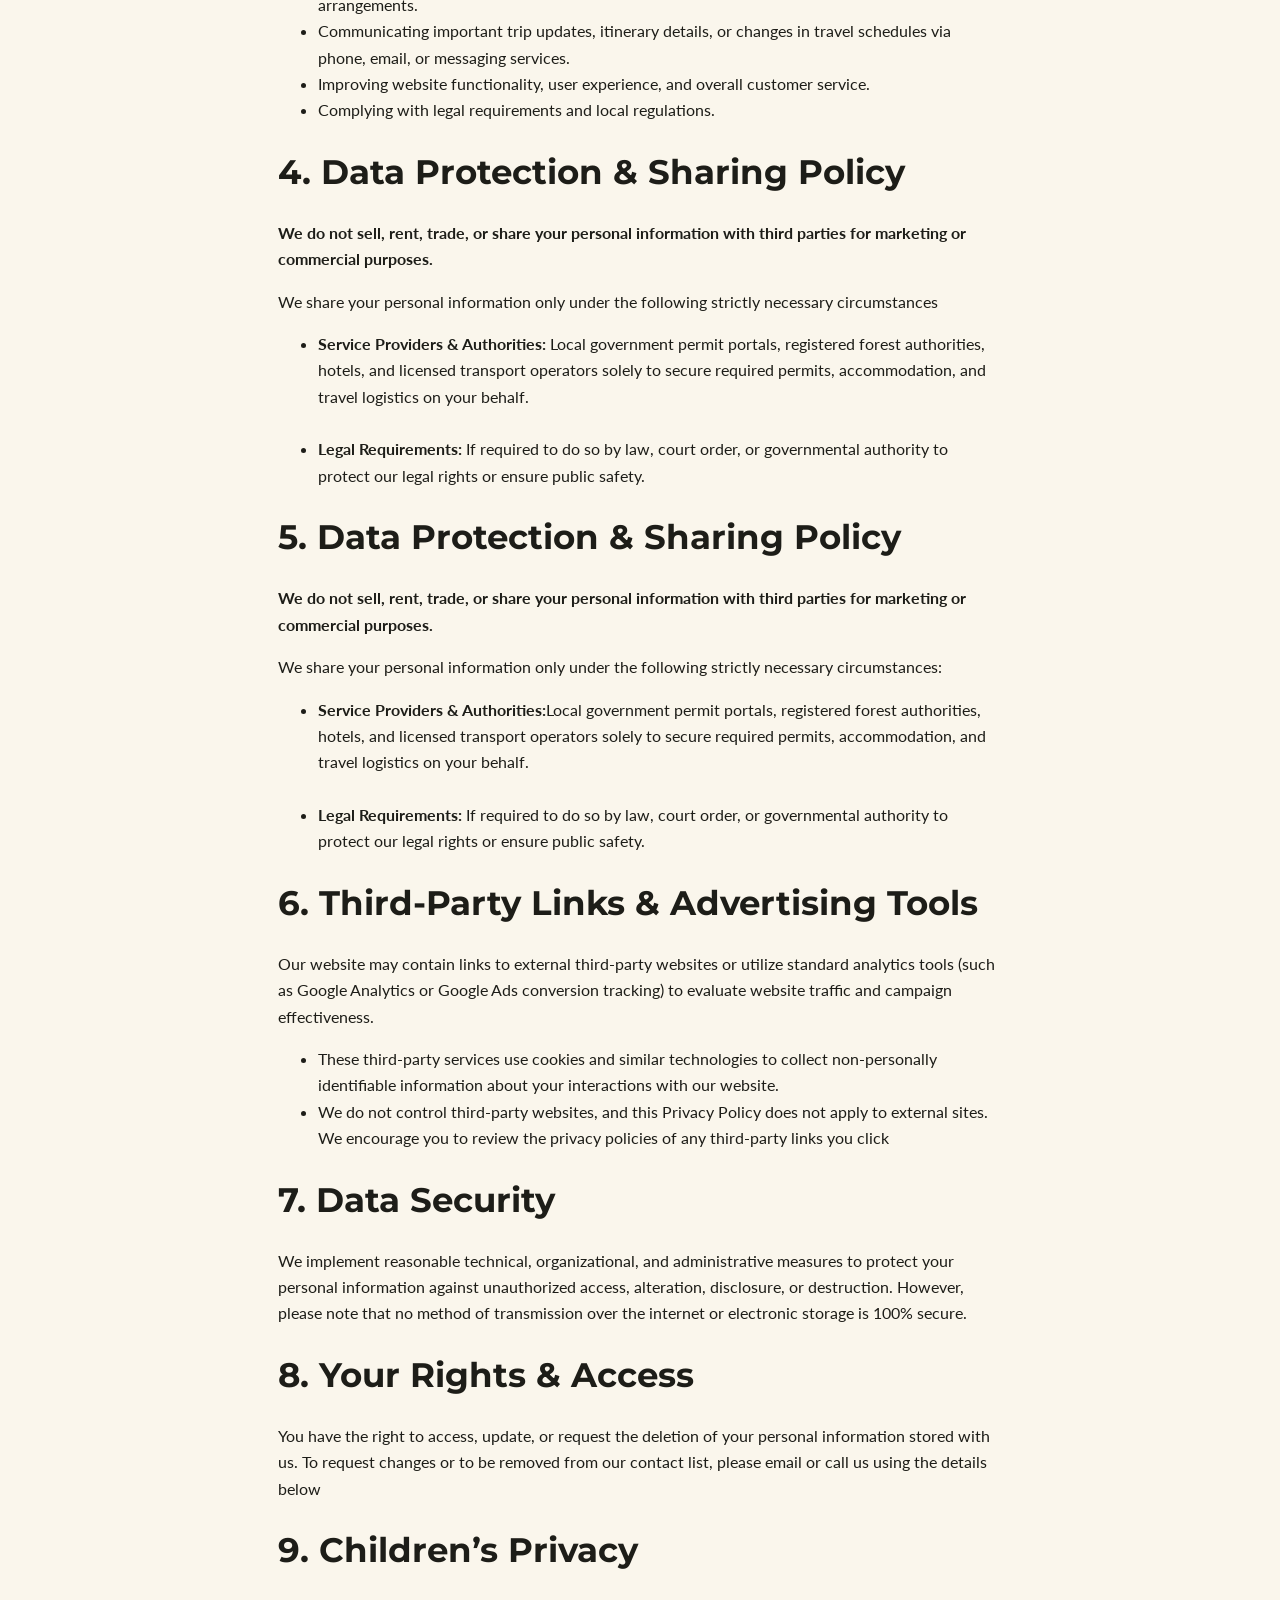
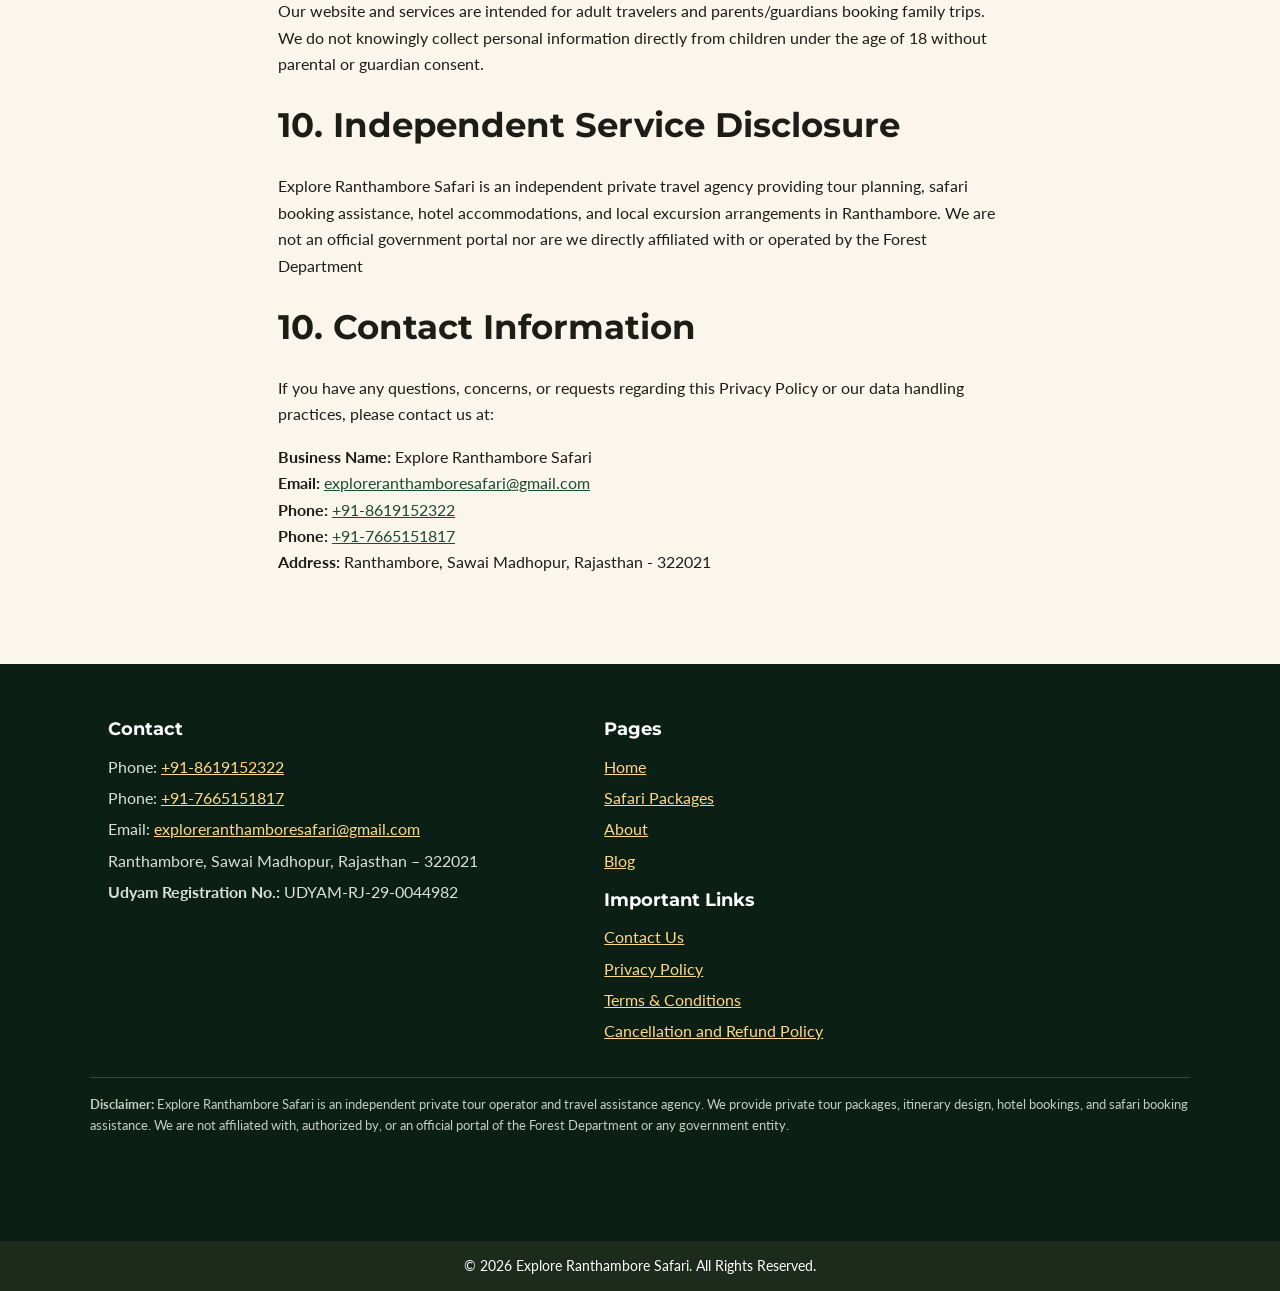
<file: privacy-policy.html>
<!DOCTYPE html>
<html lang="en">

<head>
  <meta charset="utf-8">
  <meta name="viewport" content="width=device-width, initial-scale=1">
  <title>Privacy Policy | Explore Ranthambore Safari</title>
  <meta name="description"
    content="Privacy Policy for Explore Ranthambore Safari: how we collect, use and protect your information when you enquire about a Ranthambore safari.">
  <meta name="robots" content="index,follow">
  <link rel="canonical" href="https://www.exploreranthamboresafari.in/privacy-policy.html">
  <meta property="og:type" content="website">
  <meta property="og:site_name" content="Explore Ranthambore Safari">
  <meta property="og:title" content="Privacy Policy | Explore Ranthambore Safari">
  <meta property="og:description"
    content="Privacy Policy for Explore Ranthambore Safari: how we collect, use and protect your information when you enquire about a Ranthambore safari.">
  <meta property="og:url" content="https://www.exploreranthamboresafari.in/privacy-policy.html">
  <meta property="og:image" content="https://www.exploreranthamboresafari.in/images/og-image.jpg">
  <meta property="og:image:width" content="1200">
  <meta property="og:image:height" content="630">
  <meta property="og:image:alt" content="Explore Ranthambore Safari - independent safari booking assistance">
  <meta name="twitter:card" content="summary_large_image">

  <link rel="icon" href="/images/favicon.png">

  <link rel="stylesheet" href="/style.css">
  <script src="/script.js" defer></script>
  <!-- Google Analytics -->
  <script async src="https://www.googletagmanager.com/gtag/js?id=G-7NSGEC7127"></script>
  <script>
    window.dataLayer = window.dataLayer || [];
    function gtag() { dataLayer.push(arguments); }
    gtag('js', new Date());

    gtag('config', 'G-7NSGEC7127');
  </script>

</head>

<body>
  <a class="skip" href="#main">Skip to content</a>

  <header class="hdr">
    <div class="wrap hrow">
      <a class="brand" href="/index.html">
        <img src="/images/logo.png" alt="Explore Ranthambore Safari logo" width="48" height="48">
        <span>Explore Ranthambore Safari</span>
      </a>
      <button class="burger" aria-label="Open menu" aria-expanded="false"
        aria-controls="nav"><span></span><span></span><span></span></button>
      <nav id="nav" aria-label="Main">
        <a href="/index.html">Home</a>
        <a href="/safari-packages.html">Safari Packages</a>
        <a href="/about.html">About</a>
        <a href="contact-us.html">Contact</a>
        <a class="btn btn-a" href="/safari-booking.html#enquiry">Send Safari Enquiry</a>
      </nav>
    </div>
  </header>
  <div class="notice">
    <div class="wrap"><strong>Independent Safari Booking Assistance — We are a private service and are not affiliated
        with the Forest Department or Government of Rajasthan.</strong></div>
  </div>

  <main id="main">

    <section class="hero small">

      <div class="wrap">
        <p class="eyebrow"></p>
        <h1>Privacy Policy</h1>

      </div>
    </section>


    <section class="sec">
      <div class="wrap narrow">

        <p class="muted"><strong>Last updated: November 2026</strong></p>

        <article class="legal-section">
          <h2>1. Introduction</h2>
          <p><strong>Explore Ranthambore Safari</strong> (&ldquo;we&rdquo;, &ldquo;us&rdquo;, &ldquo;our&rdquo;)
            respects your privacy and is committed to protecting the personal information you share with us. This
            Privacy Policy explains how we collect, use, disclose, and safeguard your information when you visit our
            website, submit a lead or booking form, or use our travel planning services in Ranthambore.</p>

          <p>By accessing our website or submitting your information to us, you agree to the collection and use of
            information in accordance with this policy.</p>
        </article>

        <article class="legal-section">
          <h2>2. Information We Collect</h2>

          <ul>
            <li><strong>Personal Details: </strong> Name, email address, phone number, city, and country of residence.
            </li>
            <li><strong>Travel Preferences:</strong> Dates of travel, group size, safari preference (Jeep or Canter),
              hotel choices, and special travel requests. </li>

            <li><strong>Government Identity Proofs (Only when required for bookings):</strong> Full names, ages,
              genders, and government-issued ID details (e.g., Passport, Aadhaar, Voter ID, or Driver’s License)
              strictly required for official government safari permit registrations and hotel check-ins.</li>
          </ul>
          <p><strong>Information Collected Automatically</strong></p>
          <p>When you visit our website, we may automatically collect non-personal browser details through standard web
            analytics tools:
          <ol>
            <li>IP address, browser type, device type, operating system, pages visited, time spent on pages, and
              referring URLs.</li>
          </ol>
          </p>
        </article>

        <article class="legal-section">
          <h2>3. How We Use Your Information</h2>
          <p>We use the collected information for legitimate business purposes, including:</p>
          <ul>
            <li>Responding to your inquiries and delivering customized tour quotes for safaris, fort visits and museum
              tours.</li>

            <li>Processing and coordinating safari permit registrations, hotel bookings, and transportation
              arrangements.</li>

            <li>Communicating important trip updates, itinerary details, or changes in travel schedules via phone,
              email, or messaging services.
            </li>
            <li>Improving website functionality, user experience, and overall customer service.</li>

            <li>Complying with legal requirements and local regulations.</li>
          </ul>

        </article>

        <article class="legal-section">
          <h2>4. Data Protection & Sharing Policy</h2>
          <p><strong>We do not sell, rent, trade, or share your personal information with third parties for marketing or
              commercial purposes.</strong></p>
          <p>We share your personal information only under the following strictly necessary circumstances</p>

          <ul>
            <li><strong>Service Providers & Authorities:</strong> Local government permit portals, registered forest
              authorities, hotels, and licensed transport operators solely to secure required permits, accommodation,
              and travel logistics on your behalf.</li>
            <br>
            <li><strong>Legal Requirements: </strong>If required to do so by law, court order, or governmental authority
              to protect our legal rights or ensure public safety.</li>
          </ul>

        </article>

        <article class="legal-section">
          <h2>5. Data Protection & Sharing Policy</h2>
          <p><strong>We do not sell, rent, trade, or share your personal information with third parties for marketing or
              commercial purposes.</strong></p>

          <p>We share your personal information only under the following strictly necessary circumstances:</p>
          <ul>
            <li><strong> Service Providers & Authorities:</strong>Local government permit portals, registered forest
              authorities, hotels, and licensed transport operators solely to secure required permits, accommodation,
              and travel logistics on your behalf.</li> <br>
            <li><strong>Legal Requirements:</strong> If required to do so by law, court order, or governmental authority
              to protect our legal rights or ensure public safety.</li>

          </ul>
        </article>

        <article class="legal-section">
          <h2>6. Third-Party Links & Advertising Tools</h2>

          <p>Our website may contain links to external third-party websites or utilize standard analytics tools (such as
            Google Analytics or Google Ads conversion tracking) to evaluate website traffic and campaign effectiveness.
          </p>
          <ul>
            <li>These third-party services use cookies and similar technologies to collect non-personally identifiable
              information about your interactions with our website.</li>

            <li>We do not control third-party websites, and this Privacy Policy does not apply to external sites. We
              encourage you to review the privacy policies of any third-party links you click</li>
          </ul>

        </article>

        <article class="legal-section">
          <h2>7. Data Security</h2>
          <p>We implement reasonable technical, organizational, and administrative measures to protect your personal
            information against unauthorized access, alteration, disclosure, or destruction. However, please note that
            no method of transmission over the internet or electronic storage is 100% secure.</p>
        </article>

        <article class="legal-section">
          <h2>8. Your Rights & Access</h2>

          <p>You have the right to access, update, or request the deletion of your personal information stored with us.
            To request changes or to be removed from our contact list, please email or call us using the details below
          </p>
        </article>

        <article class="legal-section">
          <h2>9. Children’s Privacy</h2>
          <p>Our website and services are intended for adult travelers and parents/guardians booking family trips. We do
            not knowingly collect personal information directly from children under the age of 18 without parental or
            guardian consent.

          </p>
        </article>



        <article class="legal-section">
          <h2>10. Independent Service Disclosure</h2>
          <p>Explore Ranthambore Safari is an independent private travel agency providing tour planning, safari booking
            assistance, hotel accommodations, and local excursion arrangements in Ranthambore. We are not an official
            government portal nor are we directly affiliated with or operated by the Forest Department</p>
        </article>




        <article class="legal-section">
          <h2>10. Contact Information</h2>
          <p>
            If you have any questions, concerns, or requests regarding this Privacy Policy or our data handling
            practices, please contact us at:
          </p>

          <p>
            <strong>Business Name:</strong> Explore Ranthambore Safari<br>

            <strong>Email:</strong>
            <a href="mailto:exploreranthamboresafari@gmail.com">
              exploreranthamboresafari@gmail.com
            </a><br>

            <strong>Phone:</strong>
            <a data-tel="primary" href="tel:+918619152322">
              +91-8619152322
            </a><br>

            <strong>Phone:</strong>
            <a data-tel="secondary" href="tel:+917665151817">
              +91-7665151817
            </a><br>

            <strong>Address:</strong>
          Ranthambore, Sawai Madhopur, Rajasthan - 322021
          </p>
        </article>

      </div>
    </section>

  </main>

  <footer class="ftr">
    <div class="wrap fgrid">

      <div>
        <h2>Contact</h2>
        <p>Phone: <a data-tel="primary" href="tel:+918619152322">+91-8619152322</a></p>
        <p>Phone: <a data-tel="secondary" href="tel:+917665151817">+91-7665151817</a></p>
        <p>Email: <a href="mailto:exploreranthamboresafari@gmail.com">exploreranthamboresafari@gmail.com</a></p>
        <p>Ranthambore, Sawai Madhopur, Rajasthan &ndash; 322021</p>
        <p><strong>Udyam Registration No.:</strong> UDYAM-RJ-29-0044982</p>
      </div>
      <div>
       <div>
  <h2>Pages</h2>
  <p><a href="/">Home</a></p>
  <p><a href="/safari-packages.html">Safari Packages</a></p>
  <p><a href="/about.html">About</a></p>
  <p><a href="/blog.html">Blog</a></p>
</div>

<div>
  <h2>Important Links</h2>
  <p><a href="/contact-us.html">Contact Us</a></p>
  <p><a href="/privacy-policy.html">Privacy Policy</a></p>
  <p><a href="/terms-and-conditions.html">Terms &amp; Conditions</a></p>
  <p><a href="/terms-and-conditions.html">Cancellation and Refund Policy</a></p>
</div>

    </div>
    </div>

    <!-- Disclaimer -->
    <div class="wrap ftr-disclaimer">
      <p><strong>Disclaimer:</strong> Explore Ranthambore Safari is an independent private tour operator and travel assistance agency. We provide private tour packages, itinerary design, hotel bookings, and safari booking assistance. We are not affiliated with, authorized by, or an official portal of the Forest Department or any government entity.
</p>
    </div>
  </footer>

  <div class="float">
    <a class="fab fab-call" data-tel="primary" href="tel:+918619152322" aria-label="Call now">Call</a>
    <a class="fab fab-wa" data-wa href="https://wa.me/message/SUCM2DBCG7WPD1" target="_blank" rel="noopener"
      aria-label="WhatsApp us">WhatsApp</a>
    <button class="fab fab-top" id="top" aria-label="Back to top" hidden>Top</button>
  </div>

  <!-- Copyright: page ka bilkul last element -->
  <div class="ftr-copy">
    <div class="wrap">
      <p>&copy; <span id="year">2026</span> Explore Ranthambore Safari. All Rights Reserved.</p>
    </div>
  </div>
</body>

</html>
</file>
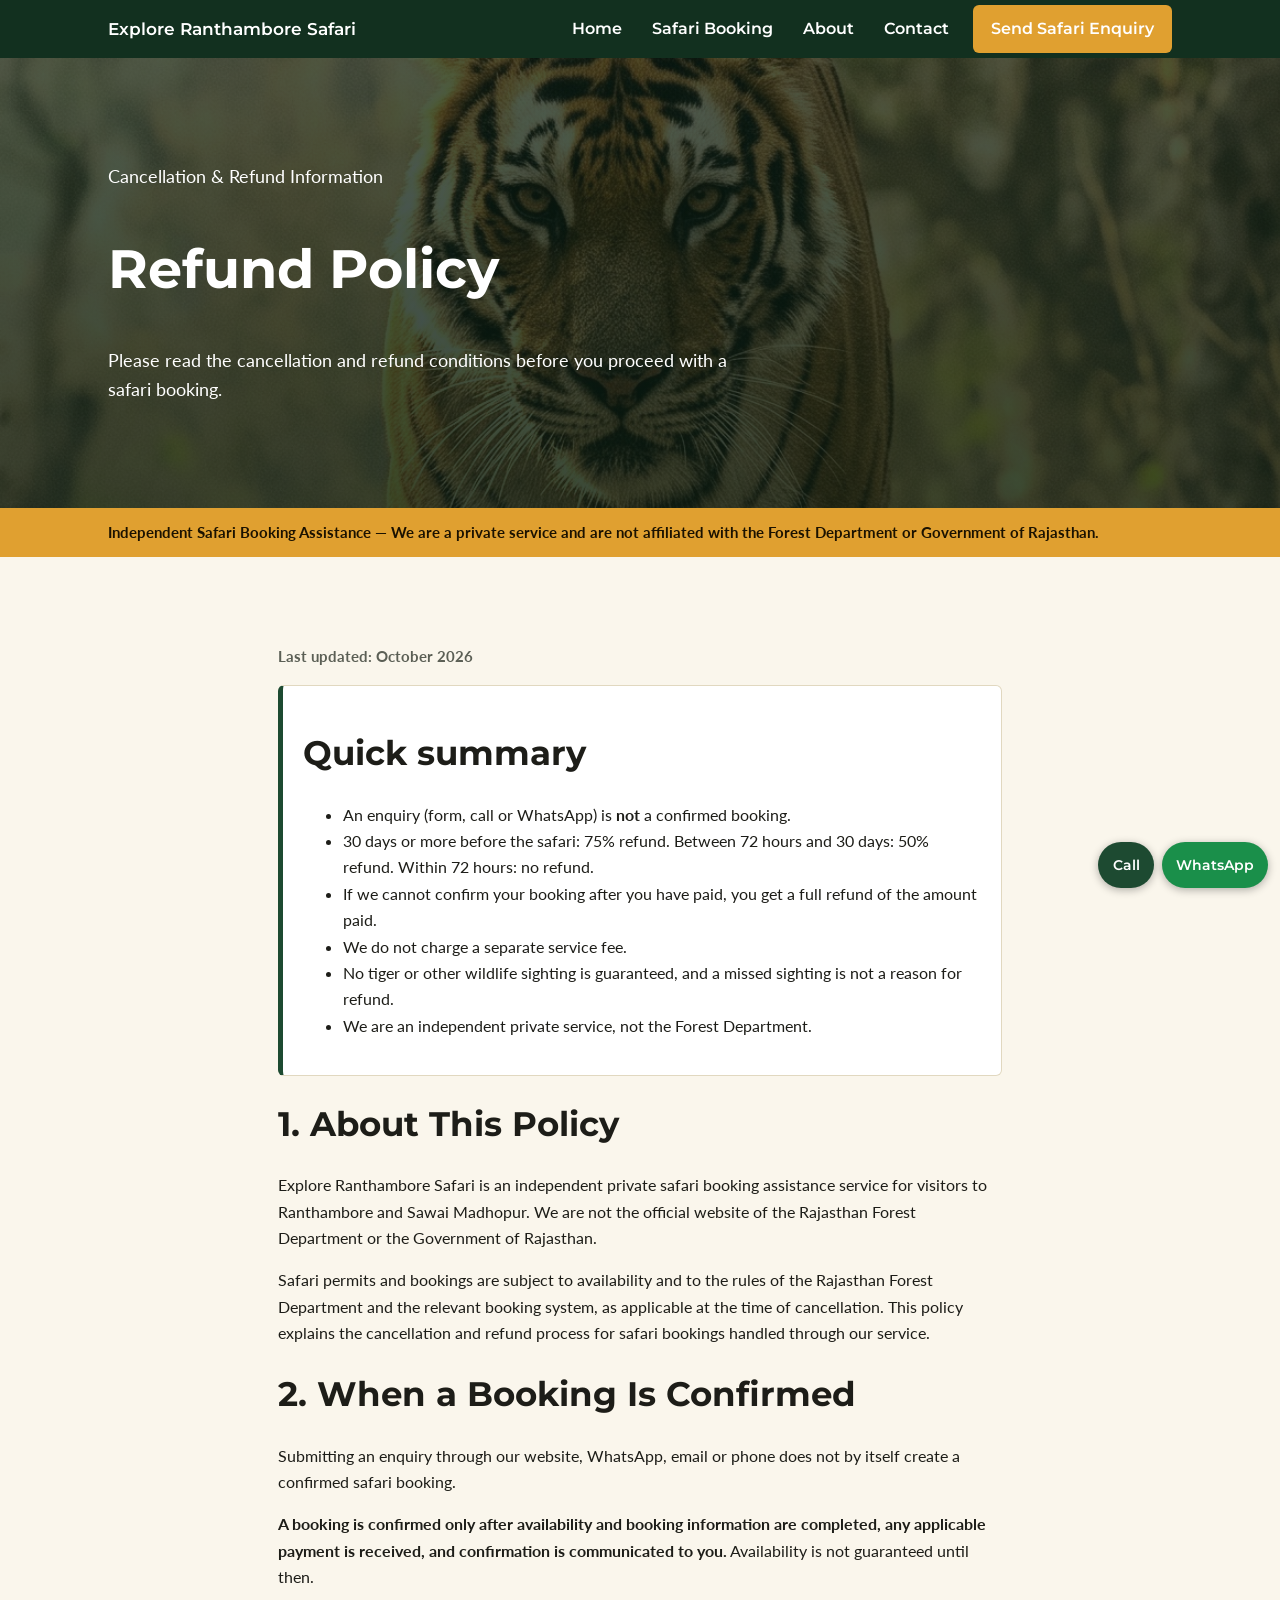
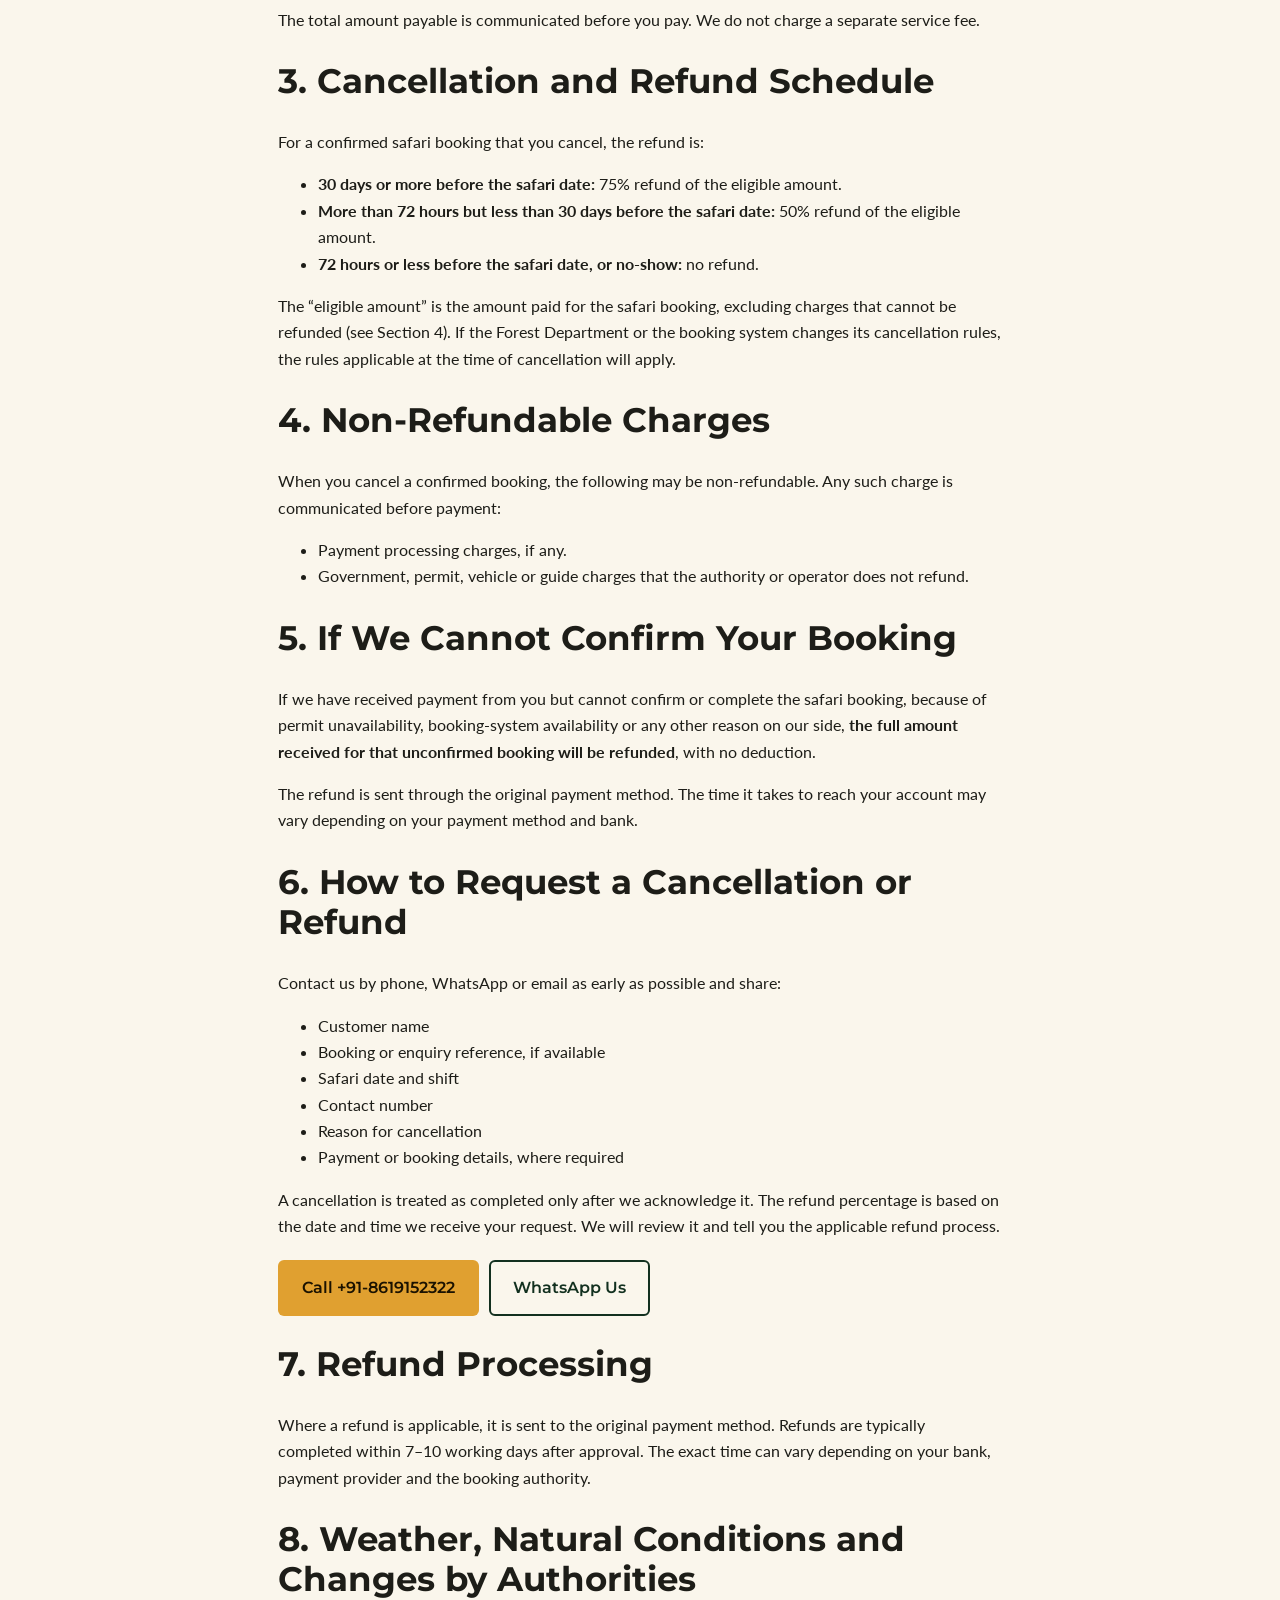
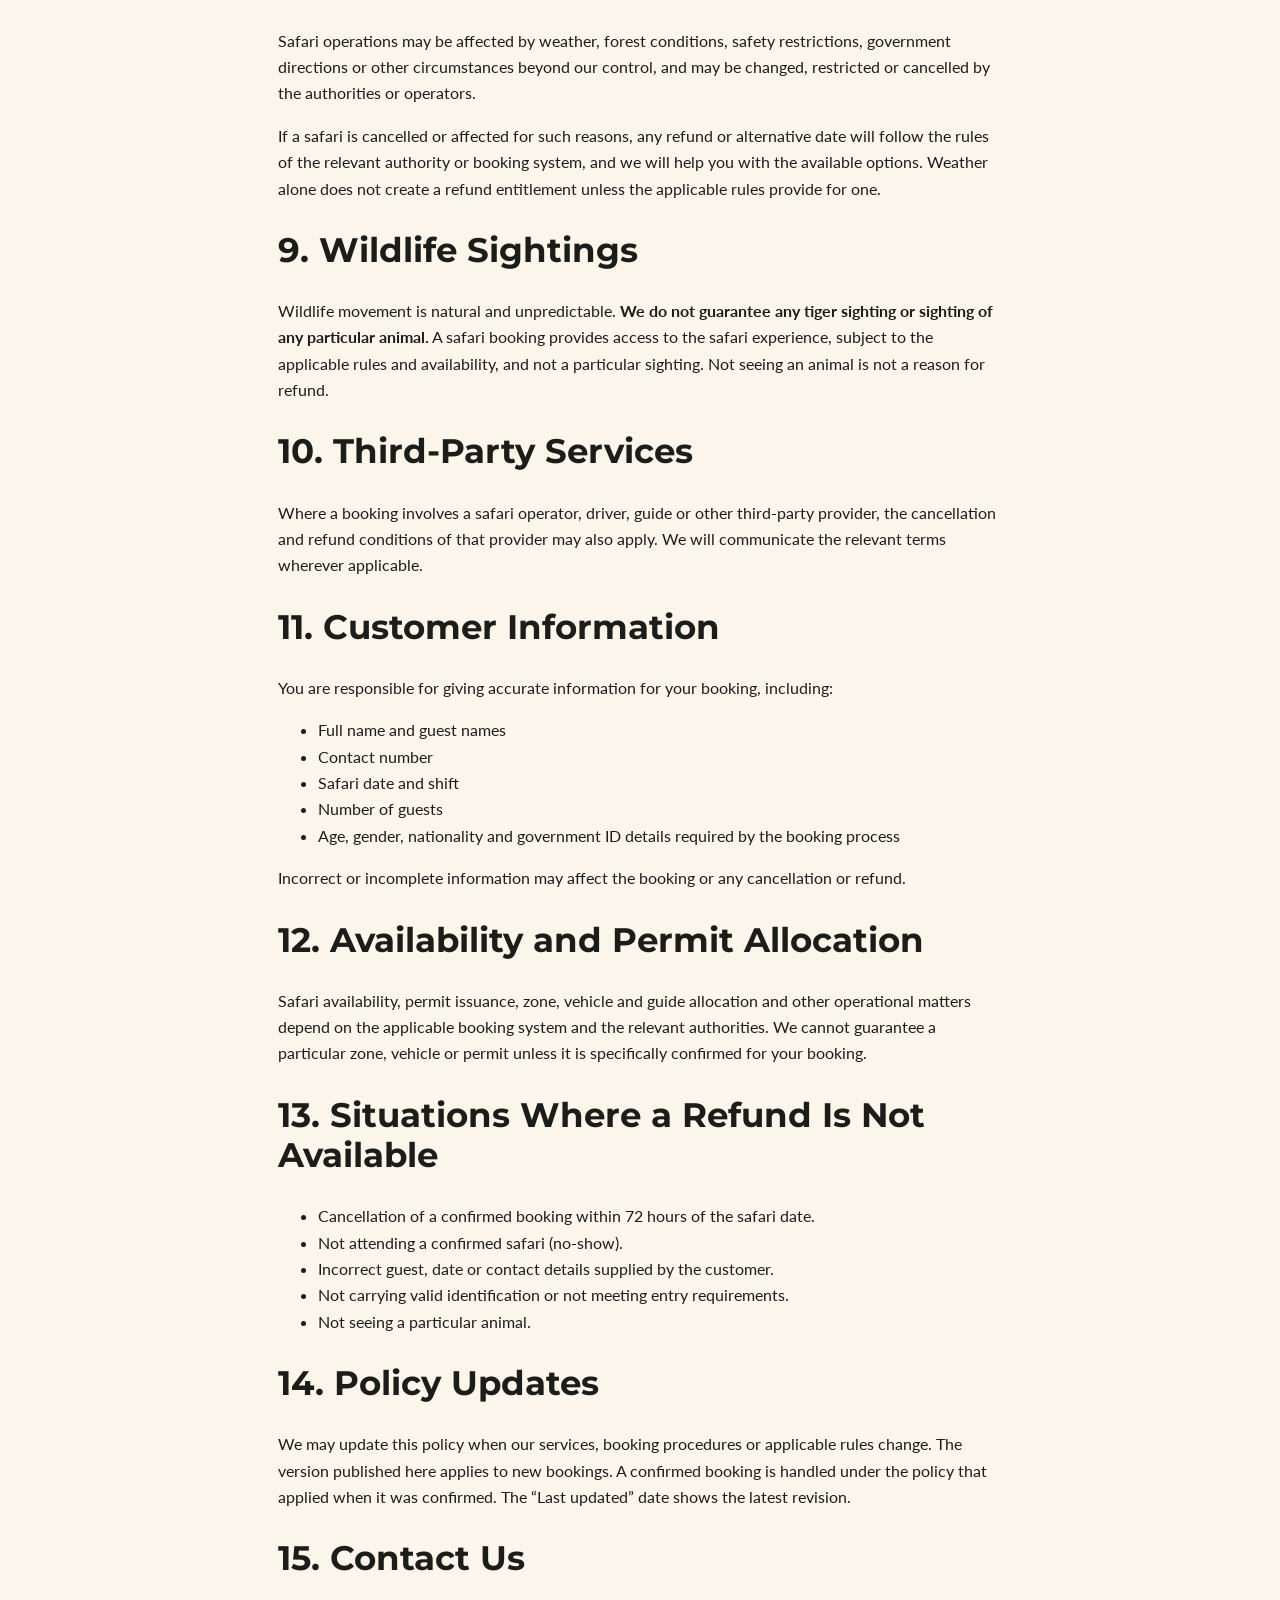
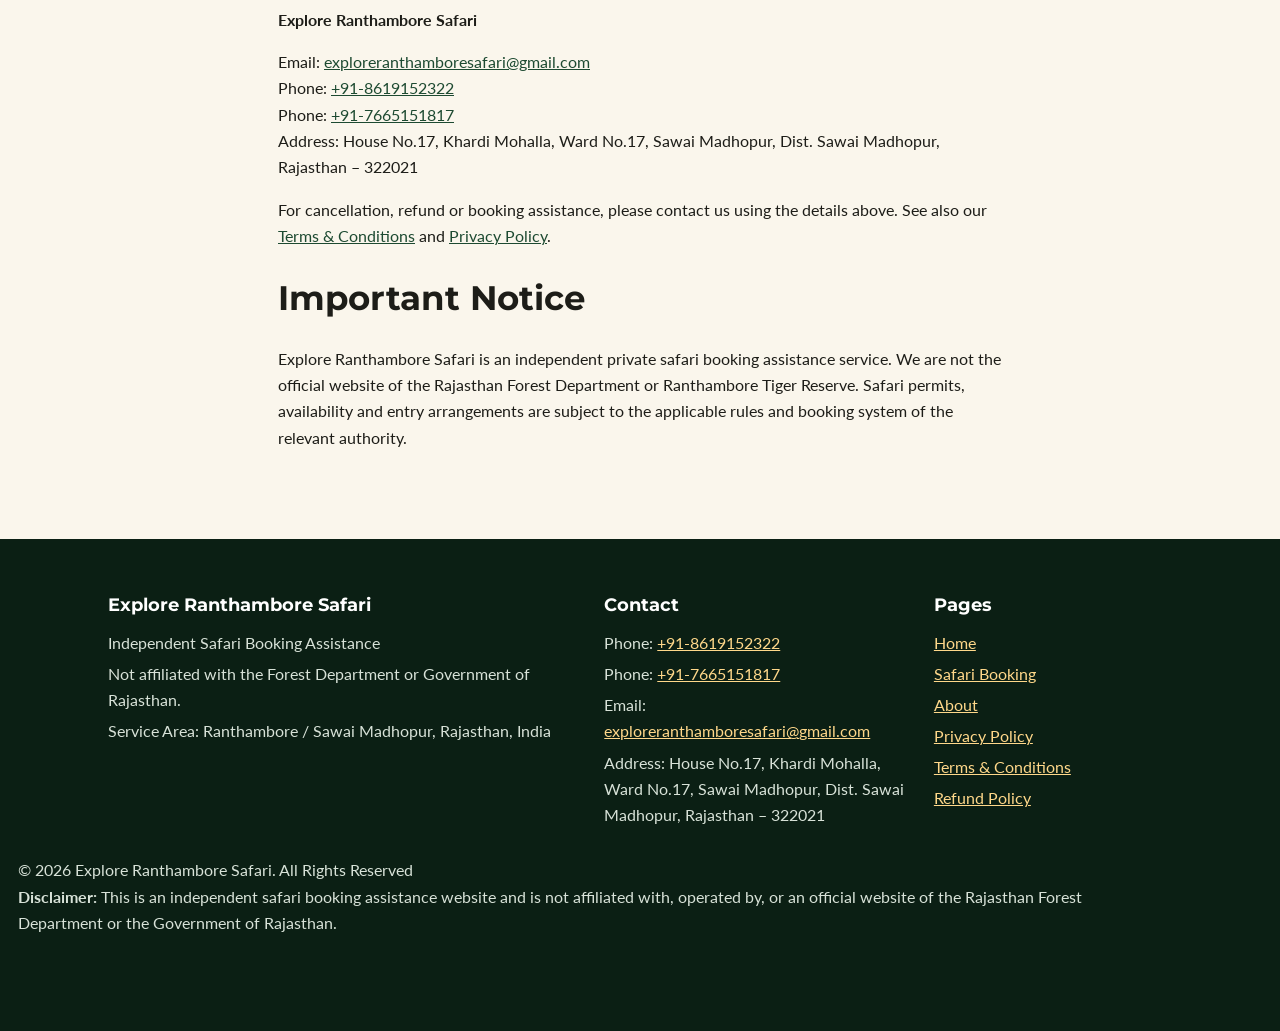
<file: Refund-policy.html>
<!DOCTYPE html>
<html lang="en">

<head>
  <meta charset="utf-8">
  <meta name="viewport" content="width=device-width, initial-scale=1">
  <title>Refund Policy | Explore Ranthambore Safari</title>
  <meta name="description"
    content="Cancellation and refund policy for safari booking assistance provided by Explore Ranthambore Safari, an independent private service.">
  <meta name="robots" content="index,follow">
  <link rel="canonical" href="https://exploreranthamboresafari.in/refund-policy.html">
  <meta property="og:type" content="website">
  <meta property="og:site_name" content="Explore Ranthambore Safari">
  <meta property="og:title" content="Refund Policy | Explore Ranthambore Safari">
  <meta property="og:description"
    content="Cancellation and refund policy for safari booking assistance provided by Explore Ranthambore Safari, an independent private service.">
  <meta property="og:url" content="https://exploreranthamboresafari.in/refund-policy.html">
  <!-- OPEN GRAPH IMAGE: later add <meta property="og:image" content="https://exploreranthamboresafari.in/images/hero-tiger.webp"> -->
  <!-- FAVICON: later add <link rel="icon" href="/images/favicon.png"> -->
  <link rel="stylesheet" href="/style.css">
  <script src="/script.js" defer></script>
  <!-- GOOGLE ADS / ANALYTICS: no tracking tag is installed. If you add one, update privacy-policy.html first. -->
</head>

<body>
  <a class="skip" href="#main">Skip to content</a>

  <header class="hdr">
    <div class="wrap hrow">
      <a class="brand" href="/index.html">Explore Ranthambore Safari</a>
      <button class="burger" aria-label="Open menu" aria-expanded="false"
        aria-controls="nav"><span></span><span></span><span></span></button>
      <nav id="nav" aria-label="Main">
        <a href="/index.html">Home</a>
        <a href="/safari-booking.html">Safari Booking</a>
        <a href="/about.html">About</a>
        <a href="/safari-booking.html#enquiry">Contact</a>
        <a class="btn btn-a" href="/safari-booking.html#enquiry">Send Safari Enquiry</a>
      </nav>
    </div>
  </header>

  <main id="main">

    <section class="hero small">
      <div class="wrap">
        <p class="eyebrow">Cancellation &amp; Refund Information</p>
        <h1>Refund Policy</h1>
        <p class="hero-text">Please read the cancellation and refund conditions before you proceed with a safari
          booking.</p>
      </div>
    </section>

    <div class="notice">
      <div class="wrap"><strong>Independent Safari Booking Assistance — We are a private service and are not affiliated
          with the Forest Department or Government of Rajasthan.</strong></div>
    </div>

    <section class="sec">
      <div class="wrap narrow">

        <p class="muted"><strong>Last updated: October 2026</strong></p>

        <div class="card">
          <h2>Quick summary</h2>
          <ul>
            <li>An enquiry (form, call or WhatsApp) is <strong>not</strong> a confirmed booking.</li>
            <li>30 days or more before the safari: 75% refund. Between 72 hours and 30 days: 50% refund. Within 72
              hours: no refund.</li>
            <li>If we cannot confirm your booking after you have paid, you get a full refund of the amount paid.</li>
            <li>We do not charge a separate service fee.</li>
            <li>No tiger or other wildlife sighting is guaranteed, and a missed sighting is not a reason for refund.
            </li>
            <li>We are an independent private service, not the Forest Department.</li>
          </ul>
        </div>

        <article class="legal-section">
          <h2>1. About This Policy</h2>
          <p>Explore Ranthambore Safari is an independent private safari booking assistance service for visitors to
            Ranthambore and Sawai Madhopur. We are not the official website of the Rajasthan Forest Department or the
            Government of Rajasthan.</p>
          <p>Safari permits and bookings are subject to availability and to the rules of the Rajasthan Forest Department
            and the relevant booking system, as applicable at the time of cancellation. This policy explains the
            cancellation and refund process for safari bookings handled through our service.</p>
        </article>

        <article class="legal-section">
          <h2>2. When a Booking Is Confirmed</h2>
          <p>Submitting an enquiry through our website, WhatsApp, email or phone does not by itself create a confirmed
            safari booking.</p>
          <p><strong>A booking is confirmed only after availability and booking information are completed, any
              applicable payment is received, and confirmation is communicated to you.</strong> Availability is not
            guaranteed until then.</p>
          <p>The total amount payable is communicated before you pay. We do not charge a separate service fee.</p>
        </article>

        <article class="legal-section">
          <h2>3. Cancellation and Refund Schedule</h2>
          <p>For a confirmed safari booking that you cancel, the refund is:</p>
          <ul>
            <li><strong>30 days or more before the safari date:</strong> 75% refund of the eligible amount.</li>
            <li><strong>More than 72 hours but less than 30 days before the safari date:</strong> 50% refund of the
              eligible amount.</li>
            <li><strong>72 hours or less before the safari date, or no-show:</strong> no refund.</li>
          </ul>
          <p>The &ldquo;eligible amount&rdquo; is the amount paid for the safari booking, excluding charges that cannot
            be refunded (see Section 4). If the Forest Department or the booking system changes its cancellation rules,
            the rules applicable at the time of cancellation will apply.</p>
        </article>

        <article class="legal-section">
          <h2>4. Non-Refundable Charges</h2>
          <p>When you cancel a confirmed booking, the following may be non-refundable. Any such charge is communicated
            before payment:</p>
          <ul>
            <li>Payment processing charges, if any.</li>
            <li>Government, permit, vehicle or guide charges that the authority or operator does not refund.</li>
          </ul>
        </article>

        <article class="legal-section">
          <h2>5. If We Cannot Confirm Your Booking</h2>
          <p>If we have received payment from you but cannot confirm or complete the safari booking, because of permit
            unavailability, booking-system availability or any other reason on our side, <strong>the full amount
              received for that unconfirmed booking will be refunded</strong>, with no deduction.</p>
          <p>The refund is sent through the original payment method. The time it takes to reach your account may vary
            depending on your payment method and bank.</p>
        </article>

        <article class="legal-section">
          <h2>6. How to Request a Cancellation or Refund</h2>
          <p>Contact us by phone, WhatsApp or email as early as possible and share:</p>
          <ul>
            <li>Customer name</li>
            <li>Booking or enquiry reference, if available</li>
            <li>Safari date and shift</li>
            <li>Contact number</li>
            <li>Reason for cancellation</li>
            <li>Payment or booking details, where required</li>
          </ul>
          <p>A cancellation is treated as completed only after we acknowledge it. The refund percentage is based on the
            date and time we receive your request. We will review it and tell you the applicable refund process.</p>
          <div class="cta">
            <a class="btn btn-a" href="tel:8619152322">Call +91-8619152322</a>
            <a class="btn btn-l dk" href="https://wa.me/message/SUCM2DBCG7WPD1" target="_blank" rel="noopener">WhatsApp
              Us</a>
          </div>
        </article>

        <article class="legal-section">
          <h2>7. Refund Processing</h2>
          <p>Where a refund is applicable, it is sent to the original payment method. Refunds are typically completed
            within 7&ndash;10 working days after approval. The exact time can vary depending on your bank, payment
            provider and the booking authority.</p>
        </article>

        <article class="legal-section">
          <h2>8. Weather, Natural Conditions and Changes by Authorities</h2>
          <p>Safari operations may be affected by weather, forest conditions, safety restrictions, government directions
            or other circumstances beyond our control, and may be changed, restricted or cancelled by the authorities or
            operators.</p>
          <p>If a safari is cancelled or affected for such reasons, any refund or alternative date will follow the rules
            of the relevant authority or booking system, and we will help you with the available options. Weather alone
            does not create a refund entitlement unless the applicable rules provide for one.</p>
        </article>

        <article class="legal-section">
          <h2>9. Wildlife Sightings</h2>
          <p>Wildlife movement is natural and unpredictable. <strong>We do not guarantee any tiger sighting or sighting
              of any particular animal.</strong> A safari booking provides access to the safari experience, subject to
            the applicable rules and availability, and not a particular sighting. Not seeing an animal is not a reason
            for refund.</p>
        </article>

        <article class="legal-section">
          <h2>10. Third-Party Services</h2>
          <p>Where a booking involves a safari operator, driver, guide or other third-party provider, the cancellation
            and refund conditions of that provider may also apply. We will communicate the relevant terms wherever
            applicable.</p>
        </article>

        <article class="legal-section">
          <h2>11. Customer Information</h2>
          <p>You are responsible for giving accurate information for your booking, including:</p>
          <ul>
            <li>Full name and guest names</li>
            <li>Contact number</li>
            <li>Safari date and shift</li>
            <li>Number of guests</li>
            <li>Age, gender, nationality and government ID details required by the booking process</li>
          </ul>
          <p>Incorrect or incomplete information may affect the booking or any cancellation or refund.</p>
        </article>

        <article class="legal-section">
          <h2>12. Availability and Permit Allocation</h2>
          <p>Safari availability, permit issuance, zone, vehicle and guide allocation and other operational matters
            depend on the applicable booking system and the relevant authorities. We cannot guarantee a particular zone,
            vehicle or permit unless it is specifically confirmed for your booking.</p>
        </article>

        <article class="legal-section">
          <h2>13. Situations Where a Refund Is Not Available</h2>
          <ul>
            <li>Cancellation of a confirmed booking within 72 hours of the safari date.</li>
            <li>Not attending a confirmed safari (no-show).</li>
            <li>Incorrect guest, date or contact details supplied by the customer.</li>
            <li>Not carrying valid identification or not meeting entry requirements.</li>
            <li>Not seeing a particular animal.</li>
          </ul>
        </article>

        <article class="legal-section">
          <h2>14. Policy Updates</h2>
          <p>We may update this policy when our services, booking procedures or applicable rules change. The version
            published here applies to new bookings. A confirmed booking is handled under the policy that applied when it
            was confirmed. The &ldquo;Last updated&rdquo; date shows the latest revision.</p>
        </article>

        <article class="legal-section">
          <h2>15. Contact Us</h2>
          <p><strong>Explore Ranthambore Safari</strong></p>
          <p>Email: <a href="mailto:exploreranthamboresafari@gmail.com">exploreranthamboresafari@gmail.com</a><br>
            Phone: <a data-tel="primary" href="tel:8619152322">+91-8619152322</a><br>
            Phone: <a data-tel="secondary" href="tel:7665151817">+91-7665151817</a><br>
            Address: House No.17, Khardi Mohalla, Ward No.17, Sawai Madhopur, Dist. Sawai Madhopur, Rajasthan &ndash;
            322021</p>
          <p>For cancellation, refund or booking assistance, please contact us using the details above. See also our <a
              href="/terms-and-conditions.html">Terms &amp; Conditions</a> and <a href="/privacy-policy.html">Privacy
              Policy</a>.</p>
        </article>

        <article class="legal-section">
          <h2>Important Notice</h2>
          <p>Explore Ranthambore Safari is an independent private safari booking assistance service. We are not the
            official website of the Rajasthan Forest Department or Ranthambore Tiger Reserve. Safari permits,
            availability and entry arrangements are subject to the applicable rules and booking system of the relevant
            authority.</p>
        </article>

      </div>
    </section>

  </main>

  <footer class="ftr">
    <div class="wrap fgrid">
      <div>
        <h2>Explore Ranthambore Safari</h2>
        <p>Independent Safari Booking Assistance</p>
        <p>Not affiliated with the Forest Department or Government of Rajasthan.</p>
        <p>Service Area: Ranthambore / Sawai Madhopur, Rajasthan, India</p>
      </div>
      <div>
        <h2>Contact</h2>
        <p>Phone: <a data-tel="primary" href="tel:8619152322">+91-8619152322</a></p>
        <p>Phone: <a data-tel="secondary" href="tel:7665151817">+91-7665151817</a></p>
        <p>Email: <a href="mailto:exploreranthamboresafari@gmail.com">exploreranthamboresafari@gmail.com</a></p>
        <p>Address: House No.17, Khardi Mohalla, Ward No.17, Sawai Madhopur, Dist. Sawai Madhopur, Rajasthan &ndash;
          322021</p>
      </div>
      <div>
        <h2>Pages</h2>
        <p><a href="/index.html">Home</a></p>
        <p><a href="/safari-booking.html">Safari Booking</a></p>
        <p><a href="/about.html">About</a></p>
        <p><a href="/privacy-policy.html">Privacy Policy</a></p>
        <p><a href="/terms-and-conditions.html">Terms &amp; Conditions</a></p>
        <p><a href="/refund-policy.html">Refund Policy</a></p>
      </div>
    </div>
    <p class="wrap copy">© <span id="year">2026</span> Explore Ranthambore Safari. All Rights Reserved
      <br>
      <strong>Disclaimer:</strong> This is an independent safari booking assistance website and is not
      affiliated with, operated by, or an official website of the Rajasthan Forest Department or the Government of
      Rajasthan.
    </p>
  </footer>

  <div class="float">
    <a class="fab fab-call" data-tel="primary" href="tel:8619152322" aria-label="Call now">Call</a>
    <a class="fab fab-wa" data-wa href="https://wa.me/message/SUCM2DBCG7WPD1" target="_blank" rel="noopener"
      aria-label="WhatsApp us">WhatsApp</a>
    <button class="fab fab-top" id="top" aria-label="Back to top" hidden>Top</button>
  </div>
</body>

</html>
</file>
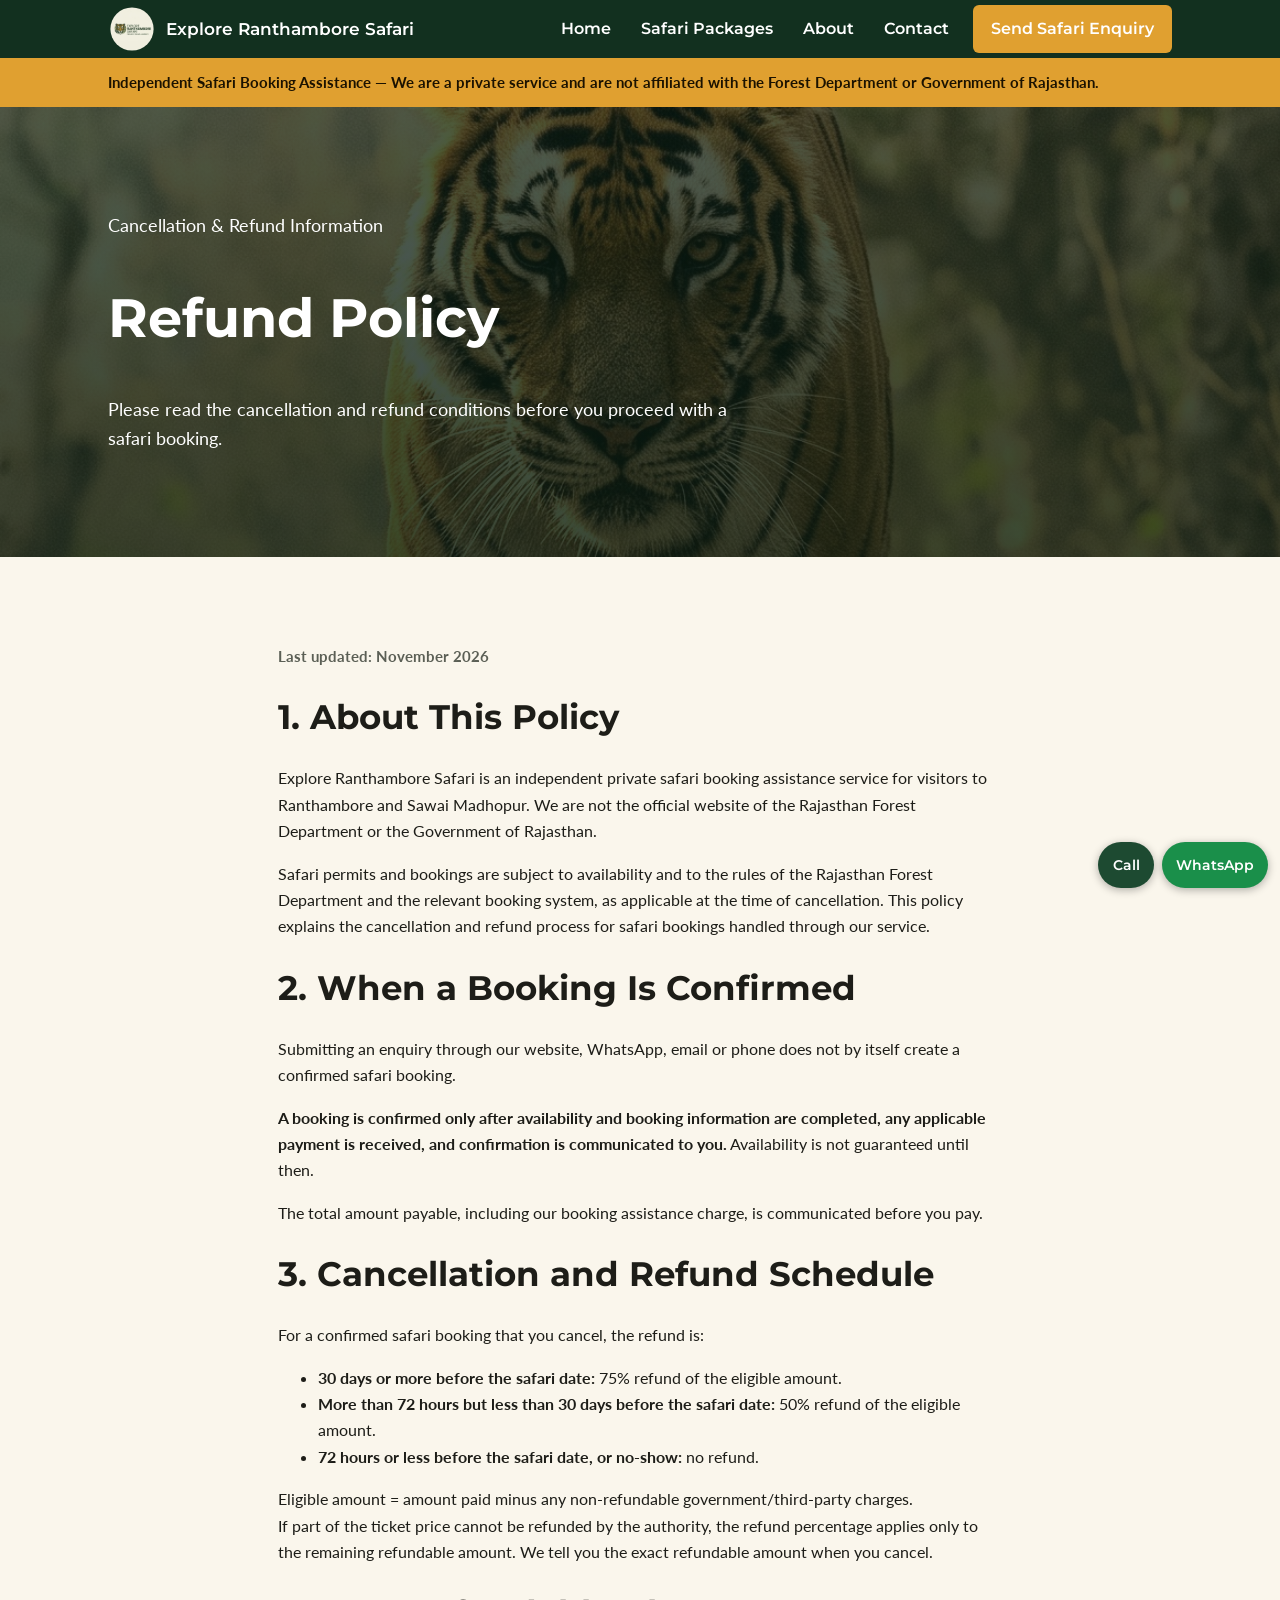
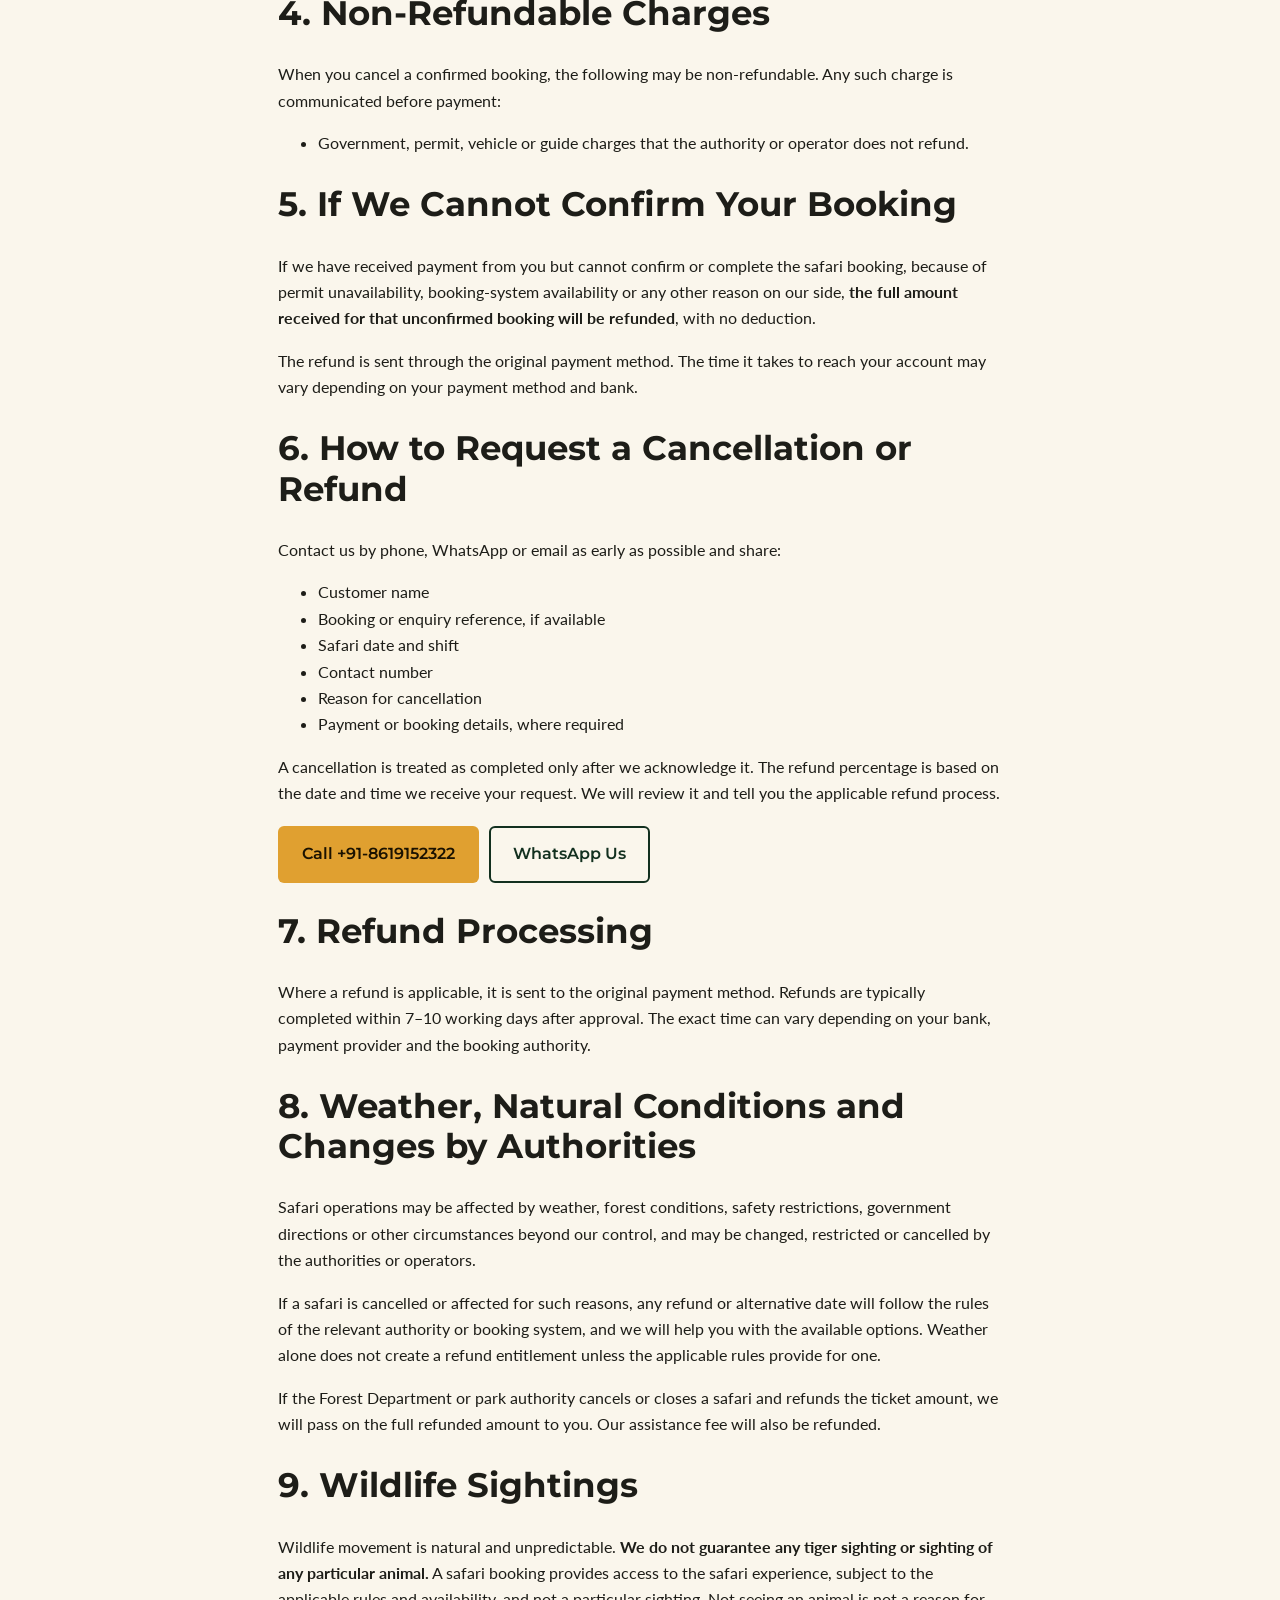
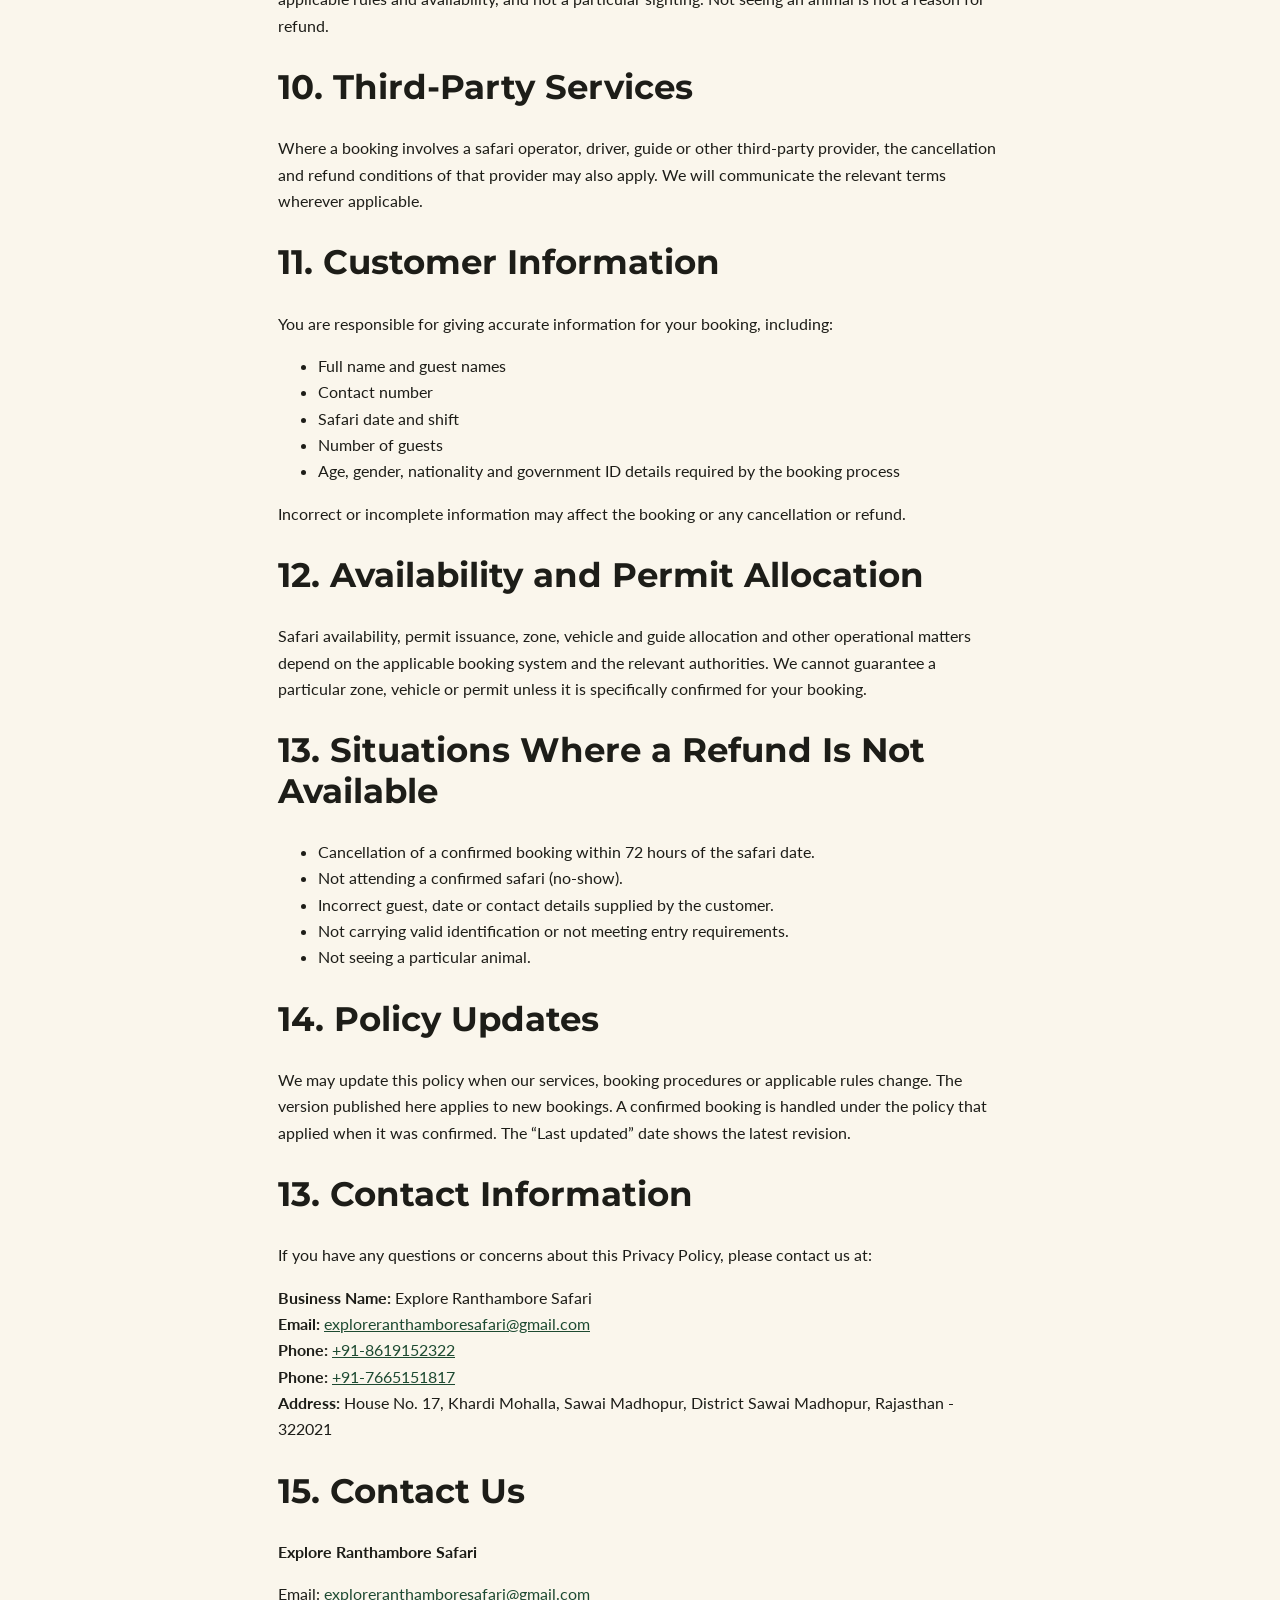
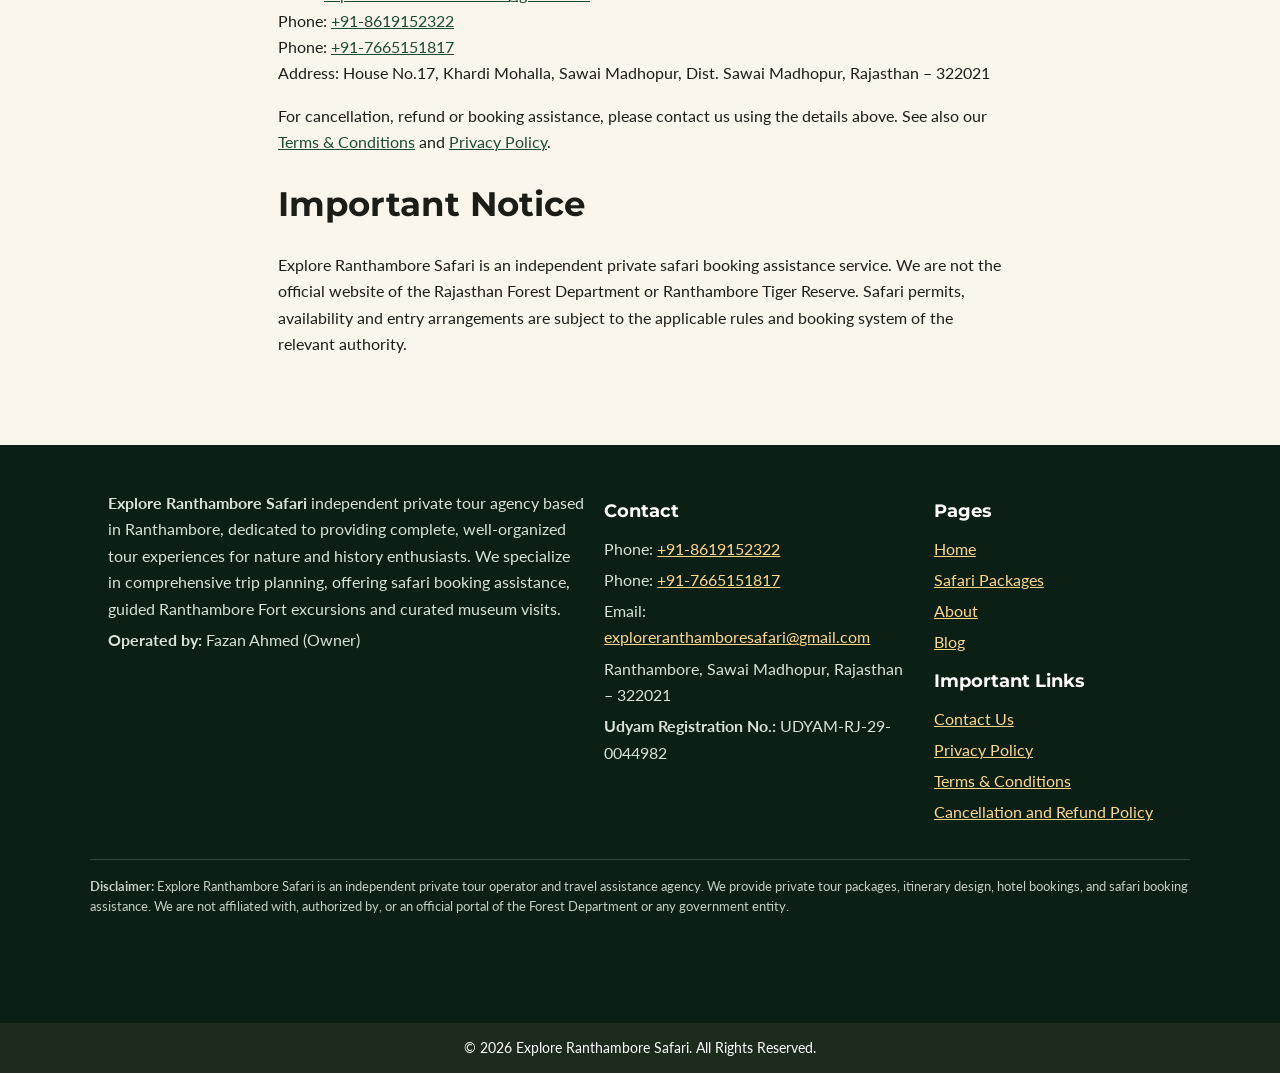
<file: refund-policy.html>
<!DOCTYPE html>
<html lang="en">

<head>
  <meta charset="utf-8">
  <meta name="viewport" content="width=device-width, initial-scale=1">
  <title>Refund Policy | Explore Ranthambore Safari</title>
  <meta name="description"
    content="Cancellation and refund policy for safari booking assistance provided by Explore Ranthambore Safari, an independent private service.">
  <meta name="robots" content="index,follow">
  <link rel="canonical" href="https://www.exploreranthamboresafari.in/refund-policy.html">
  <meta property="og:type" content="website">
  <meta property="og:site_name" content="Explore Ranthambore Safari">
  <meta property="og:title" content="Refund Policy | Explore Ranthambore Safari">
  <meta property="og:description"
    content="Cancellation and refund policy for safari booking assistance provided by Explore Ranthambore Safari, an independent private service.">
  <meta property="og:url" content="https://www.exploreranthamboresafari.in/refund-policy.html">
  <meta property="og:image" content="https://www.exploreranthamboresafari.in/images/og-image.jpg">
<meta property="og:image:width" content="1200">
<meta property="og:image:height" content="630">
<meta property="og:image:alt" content="Explore Ranthambore Safari - independent safari booking assistance">
<meta name="twitter:card" content="summary_large_image">

 <link rel="icon" href="/images/favicon.png">
  <link rel="stylesheet" href="/style.css">
  <script src="/script.js" defer></script>
  
  <!-- Google Analytics -->
  <script async src="https://www.googletagmanager.com/gtag/js?id=G-7NSGEC7127"></script>
  <script>
    window.dataLayer = window.dataLayer || [];
    function gtag(){dataLayer.push(arguments);}
    gtag('js', new Date());

    gtag('config', 'G-7NSGEC7127');
  </script>
</head>

<body>
  <a class="skip" href="#main">Skip to content</a>

  <header class="hdr">
    <div class="wrap hrow">
         <a class="brand" href="/index.html">
  <img src="/images/logo.png" alt="Explore Ranthambore Safari logo" width="48" height="48">
  <span>Explore Ranthambore Safari</span>
</a>
      <button class="burger" aria-label="Open menu" aria-expanded="false"
        aria-controls="nav"><span></span><span></span><span></span></button>
      <nav id="nav" aria-label="Main">
        <a href="/index.html">Home</a>
        <a href="/safari-packages.html">Safari Packages</a>
        <a href="/about.html">About</a>
        <a href="contact-us.html">Contact</a>
        <a class="btn btn-a" href="/safari-booking.html#enquiry">Send Safari Enquiry</a>
      </nav>
    </div>
  </header>
  <div class="notice">
      <div class="wrap"><strong>Independent Safari Booking Assistance — We are a private service and are not affiliated
          with the Forest Department or Government of Rajasthan.</strong></div>
    </div>

  <main id="main">

    <section class="hero small">
     
      <div class="wrap">
        <p class="eyebrow">Cancellation &amp; Refund Information</p>
        <h1>Refund Policy</h1>
        <p class="hero-text">Please read the cancellation and refund conditions before you proceed with a safari
          booking.</p>
      </div>
    </section>

    

    <section class="sec">
      <div class="wrap narrow">

        <p class="muted"><strong>Last updated: November 2026</strong></p>

        
        <article class="legal-section">
          <h2>1. About This Policy</h2>
          <p>Explore Ranthambore Safari is an independent private safari booking assistance service for visitors to
            Ranthambore and Sawai Madhopur. We are not the official website of the Rajasthan Forest Department or the
            Government of Rajasthan.</p>
          <p>Safari permits and bookings are subject to availability and to the rules of the Rajasthan Forest Department
            and the relevant booking system, as applicable at the time of cancellation. This policy explains the
            cancellation and refund process for safari bookings handled through our service.</p>
        </article>

        <article class="legal-section">
          <h2>2. When a Booking Is Confirmed</h2>
          <p>Submitting an enquiry through our website, WhatsApp, email or phone does not by itself create a confirmed
            safari booking.</p>
          <p><strong>A booking is confirmed only after availability and booking information are completed, any
              applicable payment is received, and confirmation is communicated to you.</strong> Availability is not
            guaranteed until then.</p>
            <p>The total amount payable, including our booking assistance charge, is communicated before you pay.</p>
        </article>

        <article class="legal-section">
          <h2>3. Cancellation and Refund Schedule</h2>
          <p>For a confirmed safari booking that you cancel, the refund is:</p>
          <ul>
            <li><strong>30 days or more before the safari date:</strong> 75% refund of the eligible amount.</li>
            <li><strong>More than 72 hours but less than 30 days before the safari date:</strong> 50% refund of the
              eligible amount.</li>
            <li><strong>72 hours or less before the safari date, or no-show:</strong> no refund.</li>
          </ul>
          <p>Eligible amount = amount paid minus any non-refundable government/third-party charges.
            <br>
            If part of the ticket price cannot be refunded by the authority, the refund percentage applies only to the remaining refundable amount. We tell you the exact refundable amount when you cancel.
          </p>
        </article>

        <article class="legal-section">
          <h2>4. Non-Refundable Charges</h2>
          <p>When you cancel a confirmed booking, the following may be non-refundable. Any such charge is communicated
            before payment:</p>
           <ul>
             <!-- <li>Payment processing charges, if any.</li> -->
            <li>Government, permit, vehicle or guide charges that the authority or operator does not refund.</li>
          </ul> 
         
        </article>

        <article class="legal-section">
          <h2>5. If We Cannot Confirm Your Booking</h2>
          <p>If we have received payment from you but cannot confirm or complete the safari booking, because of permit
            unavailability, booking-system availability or any other reason on our side, <strong>the full amount
              received for that unconfirmed booking will be refunded</strong>, with no deduction.</p>
          <p>The refund is sent through the original payment method. The time it takes to reach your account may vary
            depending on your payment method and bank.</p>
        </article>

        <article class="legal-section">
          <h2>6. How to Request a Cancellation or Refund</h2>
          <p>Contact us by phone, WhatsApp or email as early as possible and share:</p>
          <ul>
            <li>Customer name</li>
            <li>Booking or enquiry reference, if available</li>
            <li>Safari date and shift</li>
            <li>Contact number</li>
            <li>Reason for cancellation</li>
            <li>Payment or booking details, where required</li>
          </ul>
          <p>A cancellation is treated as completed only after we acknowledge it. The refund percentage is based on the
            date and time we receive your request. We will review it and tell you the applicable refund process.</p>
          <div class="cta">
            <a class="btn btn-a" href="tel:+918619152322">Call +91-8619152322</a>
            <a class="btn btn-l dk" href="https://wa.me/message/SUCM2DBCG7WPD1" target="_blank" rel="noopener">WhatsApp
              Us</a>
          </div>
        </article>

        <article class="legal-section">
          <h2>7. Refund Processing</h2>
          <p>Where a refund is applicable, it is sent to the original payment method. Refunds are typically completed
            within 7&ndash;10 working days after approval. The exact time can vary depending on your bank, payment
            provider and the booking authority.</p>
        </article>

        <article class="legal-section">
          <h2>8. Weather, Natural Conditions and Changes by Authorities</h2>
          <p>Safari operations may be affected by weather, forest conditions, safety restrictions, government directions
            or other circumstances beyond our control, and may be changed, restricted or cancelled by the authorities or
            operators.</p>
          <p>If a safari is cancelled or affected for such reasons, any refund or alternative date will follow the rules
            of the relevant authority or booking system, and we will help you with the available options. Weather alone
            does not create a refund entitlement unless the applicable rules provide for one.</p>
            <p>If the Forest Department or park authority cancels or closes a safari and refunds the ticket amount, we will pass on the full refunded amount to you. Our assistance fee will also be refunded.</p>
        </article>

        <article class="legal-section">
          <h2>9. Wildlife Sightings</h2>
          <p>Wildlife movement is natural and unpredictable. <strong>We do not guarantee any tiger sighting or sighting
              of any particular animal.</strong> A safari booking provides access to the safari experience, subject to
            the applicable rules and availability, and not a particular sighting. Not seeing an animal is not a reason
            for refund.</p>
        </article>

        <article class="legal-section">
          <h2>10. Third-Party Services</h2>
          <p>Where a booking involves a safari operator, driver, guide or other third-party provider, the cancellation
            and refund conditions of that provider may also apply. We will communicate the relevant terms wherever
            applicable.</p>
        </article>

        <article class="legal-section">
          <h2>11. Customer Information</h2>
          <p>You are responsible for giving accurate information for your booking, including:</p>
          <ul>
            <li>Full name and guest names</li>
            <li>Contact number</li>
            <li>Safari date and shift</li>
            <li>Number of guests</li>
            <li>Age, gender, nationality and government ID details required by the booking process</li>
          </ul>
          <p>Incorrect or incomplete information may affect the booking or any cancellation or refund.</p>
        </article>

        <article class="legal-section">
          <h2>12. Availability and Permit Allocation</h2>
          <p>Safari availability, permit issuance, zone, vehicle and guide allocation and other operational matters
            depend on the applicable booking system and the relevant authorities. We cannot guarantee a particular zone,
            vehicle or permit unless it is specifically confirmed for your booking.</p>
        </article>

        <article class="legal-section">
          <h2>13. Situations Where a Refund Is Not Available</h2>
          <ul>
            <li>Cancellation of a confirmed booking within 72 hours of the safari date.</li>
            <li>Not attending a confirmed safari (no-show).</li>
            <li>Incorrect guest, date or contact details supplied by the customer.</li>
            <li>Not carrying valid identification or not meeting entry requirements.</li>
            <li>Not seeing a particular animal.</li>
          </ul>
        </article>

        <article class="legal-section">
          <h2>14. Policy Updates</h2>
          <p>We may update this policy when our services, booking procedures or applicable rules change. The version
            published here applies to new bookings. A confirmed booking is handled under the policy that applied when it
            was confirmed. The &ldquo;Last updated&rdquo; date shows the latest revision.</p>
        </article>



<article class="legal-section">
    <h2>13. Contact Information</h2>

    <p>
        If you have any questions or concerns about this Privacy Policy,
        please contact us at:
    </p>

    <p>
        <strong>Business Name:</strong> Explore Ranthambore Safari<br>

        <strong>Email:</strong>
        <a href="mailto:exploreranthamboresafari@gmail.com">
            exploreranthamboresafari@gmail.com
        </a><br>

        <strong>Phone:</strong>
        <a data-tel="primary" href="tel:+918619152322">
            +91-8619152322
        </a><br>

        <strong>Phone:</strong>
        <a data-tel="secondary" href="tel:+917665151817">
            +91-7665151817
        </a><br>

        <strong>Address:</strong>
        House No. 17, Khardi Mohalla, Sawai Madhopur,
        District Sawai Madhopur, Rajasthan - 322021
    </p>
</article>
        <article class="legal-section">
          <h2>15. Contact Us</h2>
          <p><strong>Explore Ranthambore Safari</strong></p>
          <p>Email: <a href="mailto:exploreranthamboresafari@gmail.com">exploreranthamboresafari@gmail.com</a><br>
            Phone: <a data-tel="primary" href="tel:+918619152322">+91-8619152322</a><br>
            Phone: <a data-tel="secondary" href="tel:+917665151817">+91-7665151817</a><br>
            Address: House No.17, Khardi Mohalla, Sawai Madhopur, Dist. Sawai Madhopur, Rajasthan &ndash;
            322021</p>
          <p>For cancellation, refund or booking assistance, please contact us using the details above. See also our <a
              href="/terms-and-conditions.html">Terms &amp; Conditions</a> and <a href="/privacy-policy.html">Privacy
              Policy</a>.</p>
        </article>

        <article class="legal-section">
          <h2>Important Notice</h2>
          <p>Explore Ranthambore Safari is an independent private safari booking assistance service. We are not the
            official website of the Rajasthan Forest Department or Ranthambore Tiger Reserve. Safari permits,
            availability and entry arrangements are subject to the applicable rules and booking system of the relevant
            authority.</p>
        </article>

      </div>
    </section>

  </main>

  <footer class="ftr">
    <div class="wrap fgrid">
      <div>
        <p><strong>Explore Ranthambore Safari</strong>  independent private tour agency based in Ranthambore, dedicated to providing complete, well-organized tour experiences for nature and history enthusiasts. We specialize in comprehensive trip planning, offering safari booking assistance, guided Ranthambore Fort excursions and curated museum visits.</p>
        <p>
          <strong>Operated by:</strong>
          <span>Fazan Ahmed (Owner)</span>
        </p>
      </div>
      <div>
        <h2>Contact</h2>
        <p>Phone: <a data-tel="primary" href="tel:+918619152322">+91-8619152322</a></p>
        <p>Phone: <a data-tel="secondary" href="tel:+917665151817">+91-7665151817</a></p>
        <p>Email: <a href="mailto:exploreranthamboresafari@gmail.com">exploreranthamboresafari@gmail.com</a></p>
        <p>Ranthambore, Sawai Madhopur, Rajasthan &ndash; 322021</p>
        <p><strong>Udyam Registration No.:</strong> UDYAM-RJ-29-0044982</p>
      </div>
      <div>
       <div>
  <h2>Pages</h2>
  <p><a href="/">Home</a></p>
  <p><a href="/safari-packages.html">Safari Packages</a></p>
  <p><a href="/about.html">About</a></p>
  <p><a href="/blog.html">Blog</a></p>
</div>

<div>
  <h2>Important Links</h2>
  <p><a href="/contact-us.html">Contact Us</a></p>
  <p><a href="/privacy-policy.html">Privacy Policy</a></p>
  <p><a href="/terms-and-conditions.html">Terms &amp; Conditions</a></p>
  <p><a href="/terms-and-conditions.html">Cancellation and Refund Policy</a></p>
</div>

    </div>
    </div>

    <!-- Disclaimer -->
    <div class="wrap ftr-disclaimer">
      <p><strong>Disclaimer:</strong> Explore Ranthambore Safari is an independent private tour operator and travel assistance agency. We provide private tour packages, itinerary design, hotel bookings, and safari booking assistance. We are not affiliated with, authorized by, or an official portal of the Forest Department or any government entity.
</p>
    </div>
  </footer>

  <div class="float">
    <a class="fab fab-call" data-tel="primary" href="tel:+918619152322" aria-label="Call now">Call</a>
    <a class="fab fab-wa" data-wa href="https://wa.me/message/SUCM2DBCG7WPD1" target="_blank" rel="noopener"
      aria-label="WhatsApp us">WhatsApp</a>
    <button class="fab fab-top" id="top" aria-label="Back to top" hidden>Top</button>
  </div>

  <!-- Copyright: page ka bilkul last element -->
  <div class="ftr-copy">
    <div class="wrap">
      <p>&copy; <span id="year">2026</span> Explore Ranthambore Safari. All Rights Reserved.</p>
    </div>
  </div>
</body>

</html>
</file>
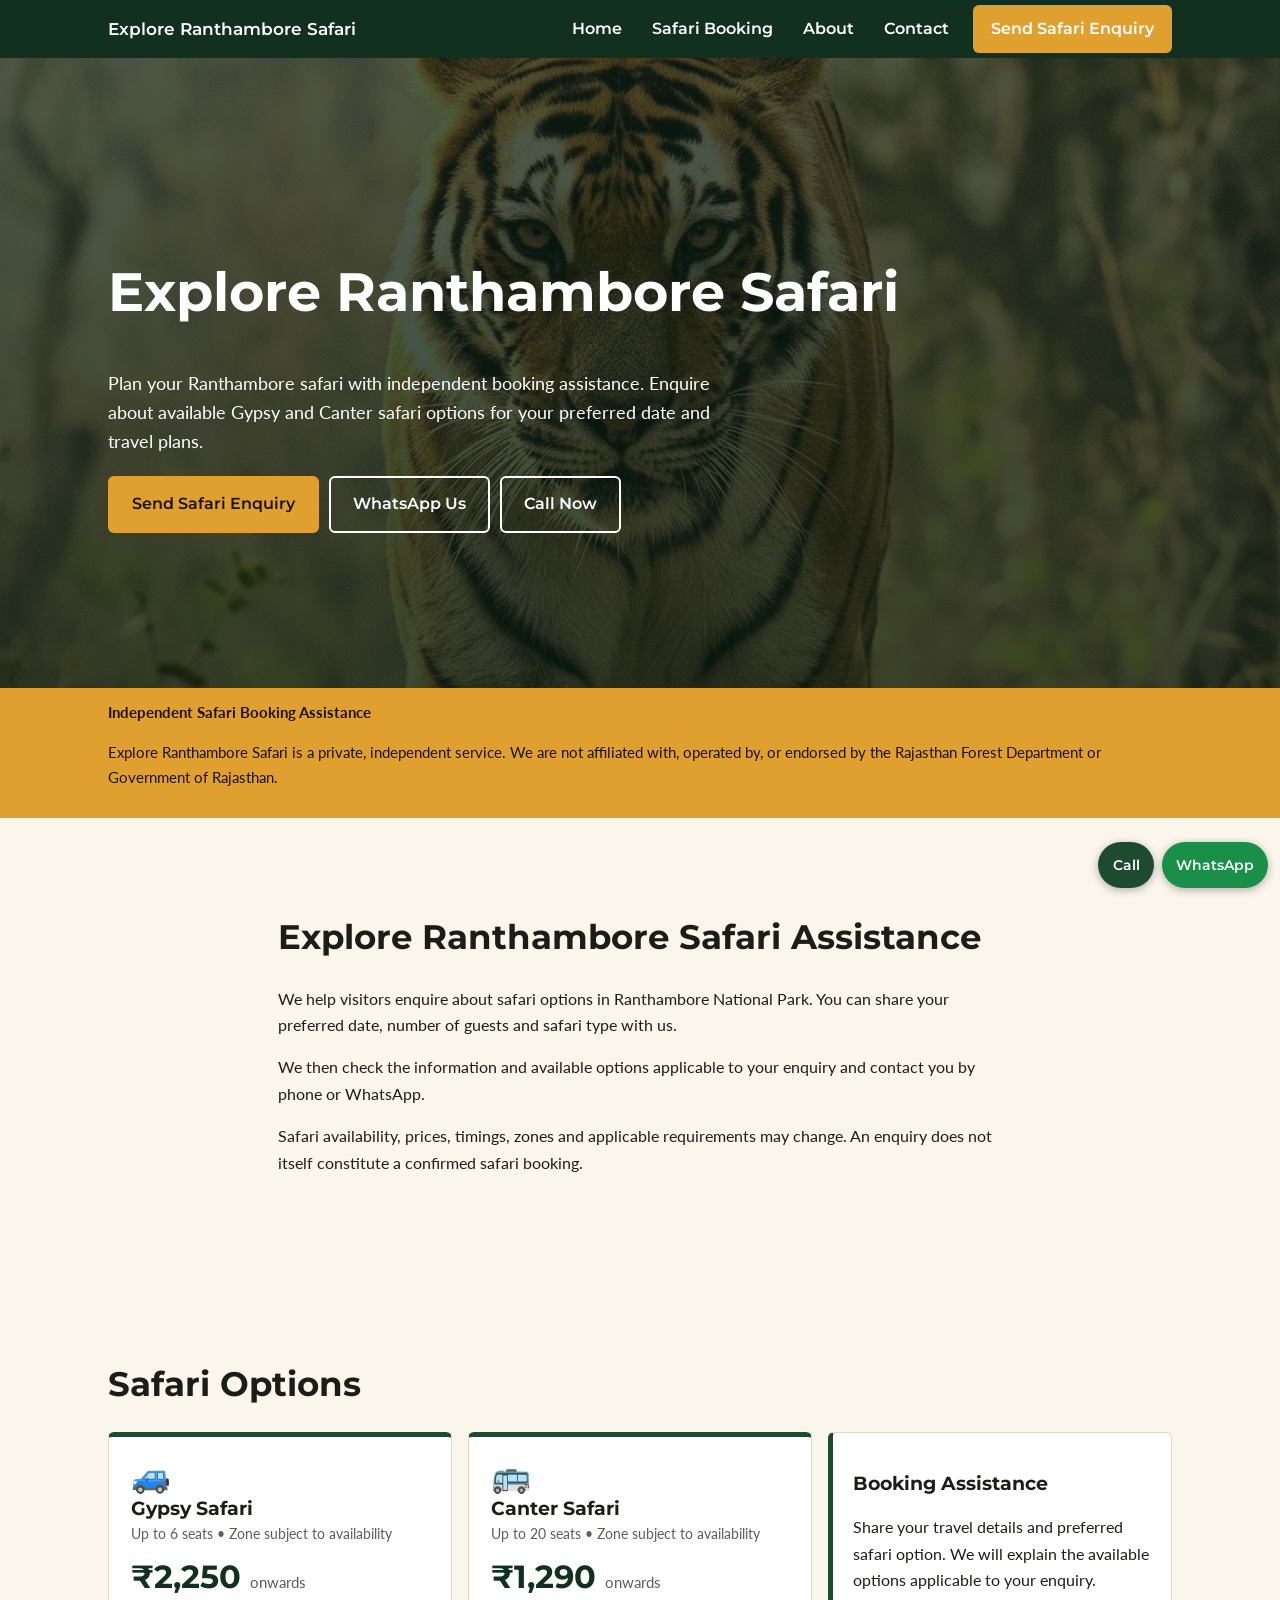
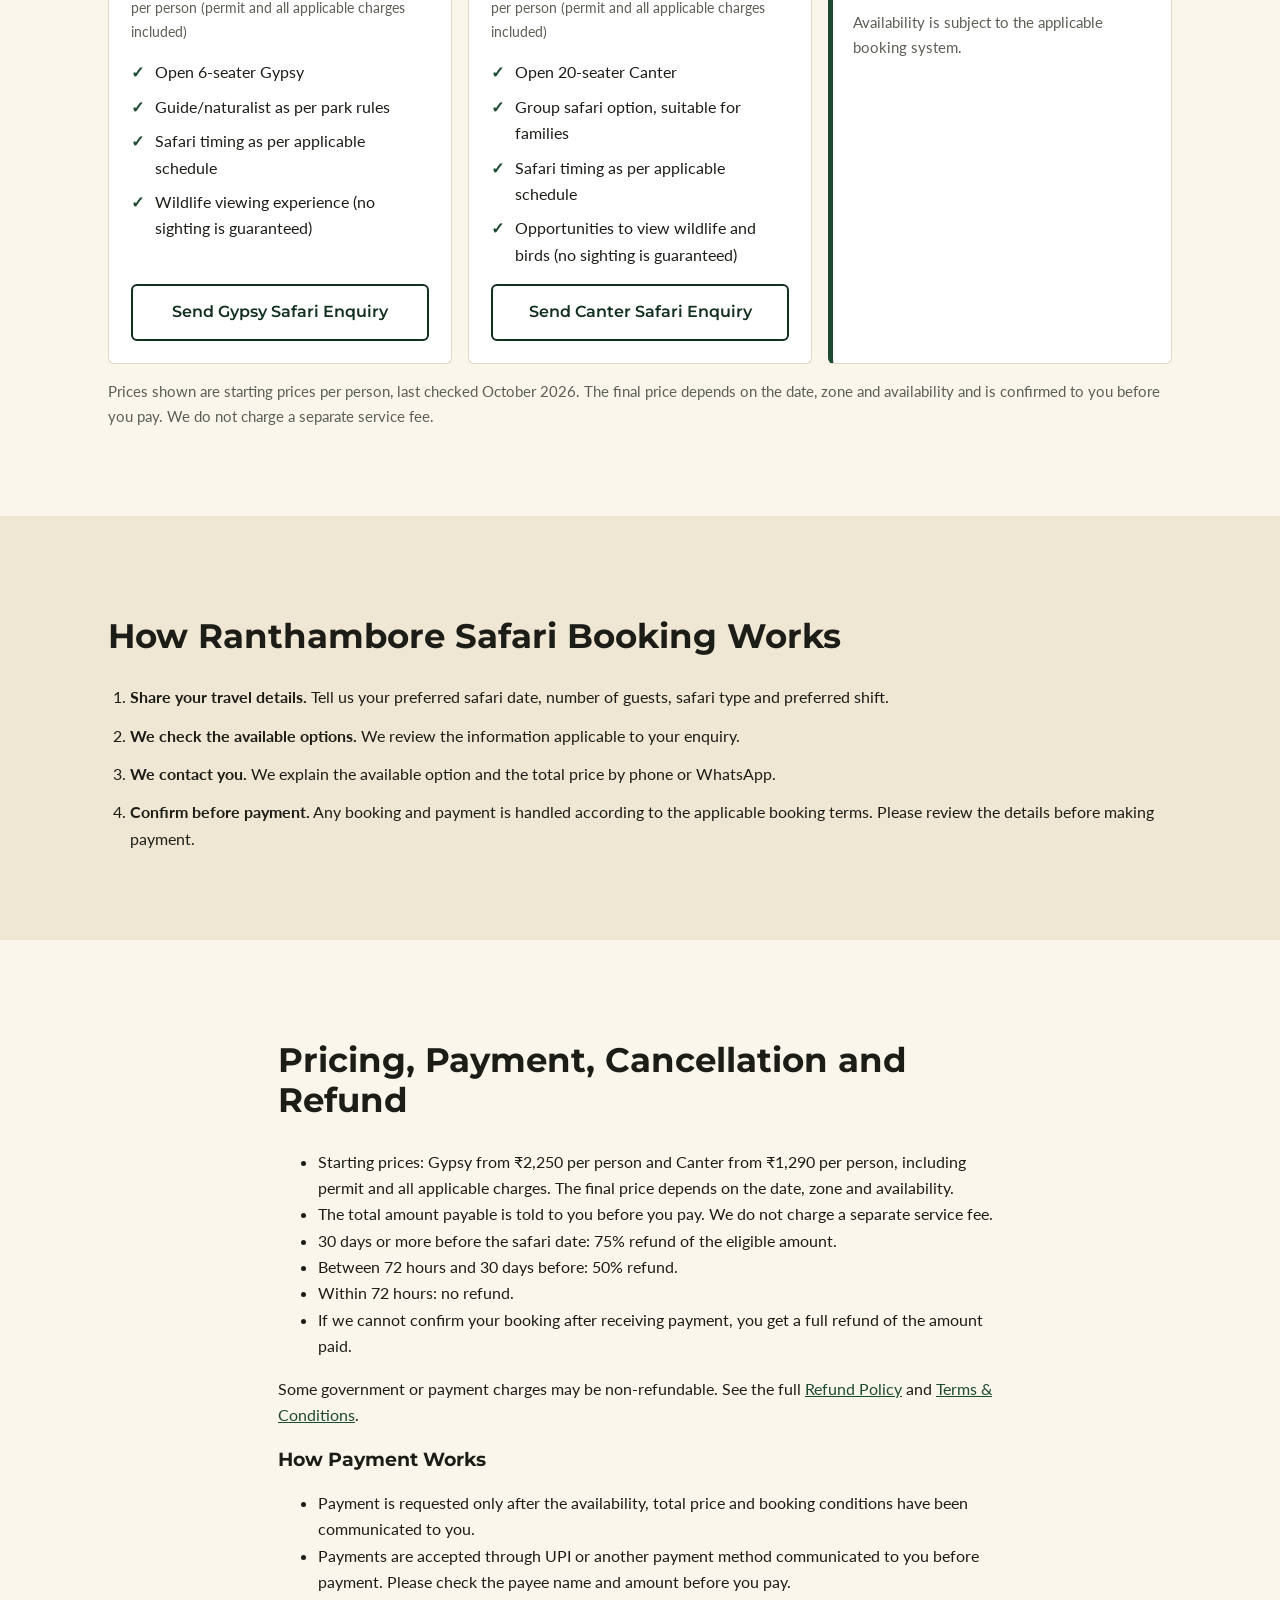
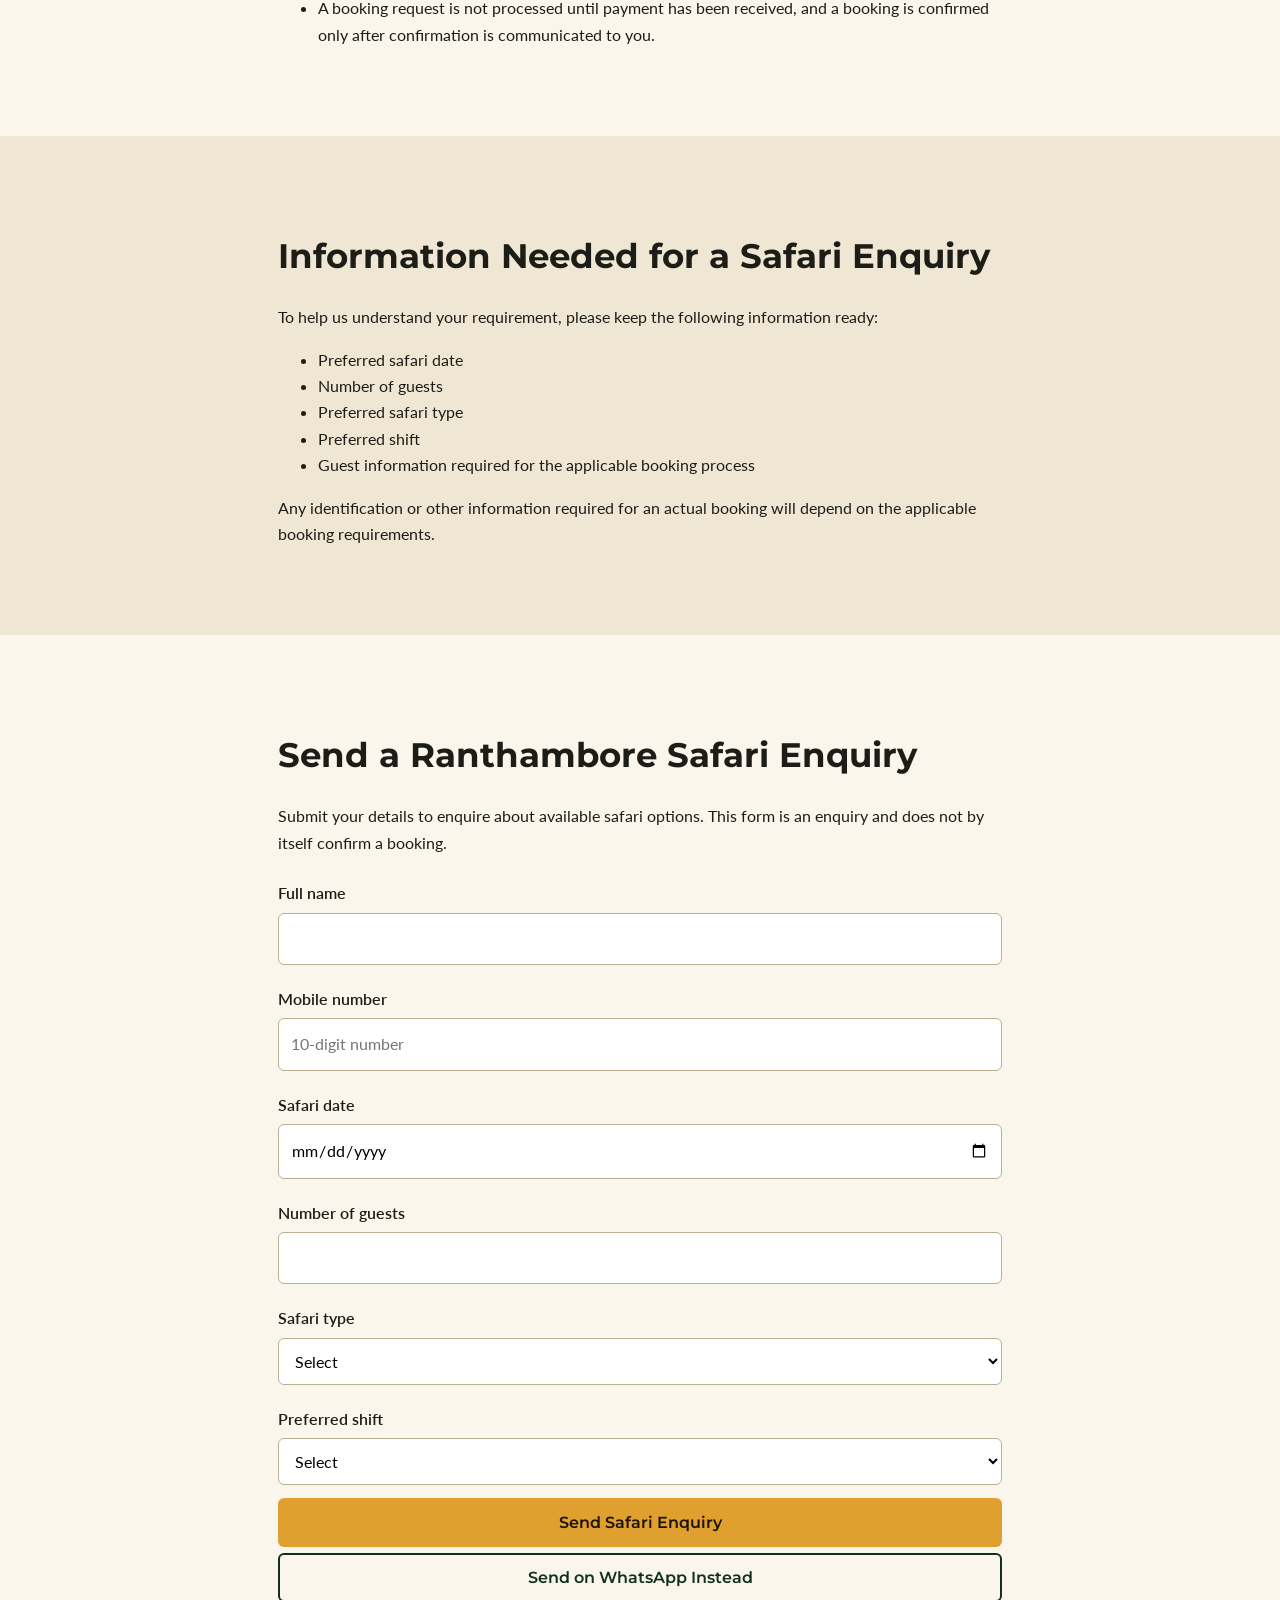
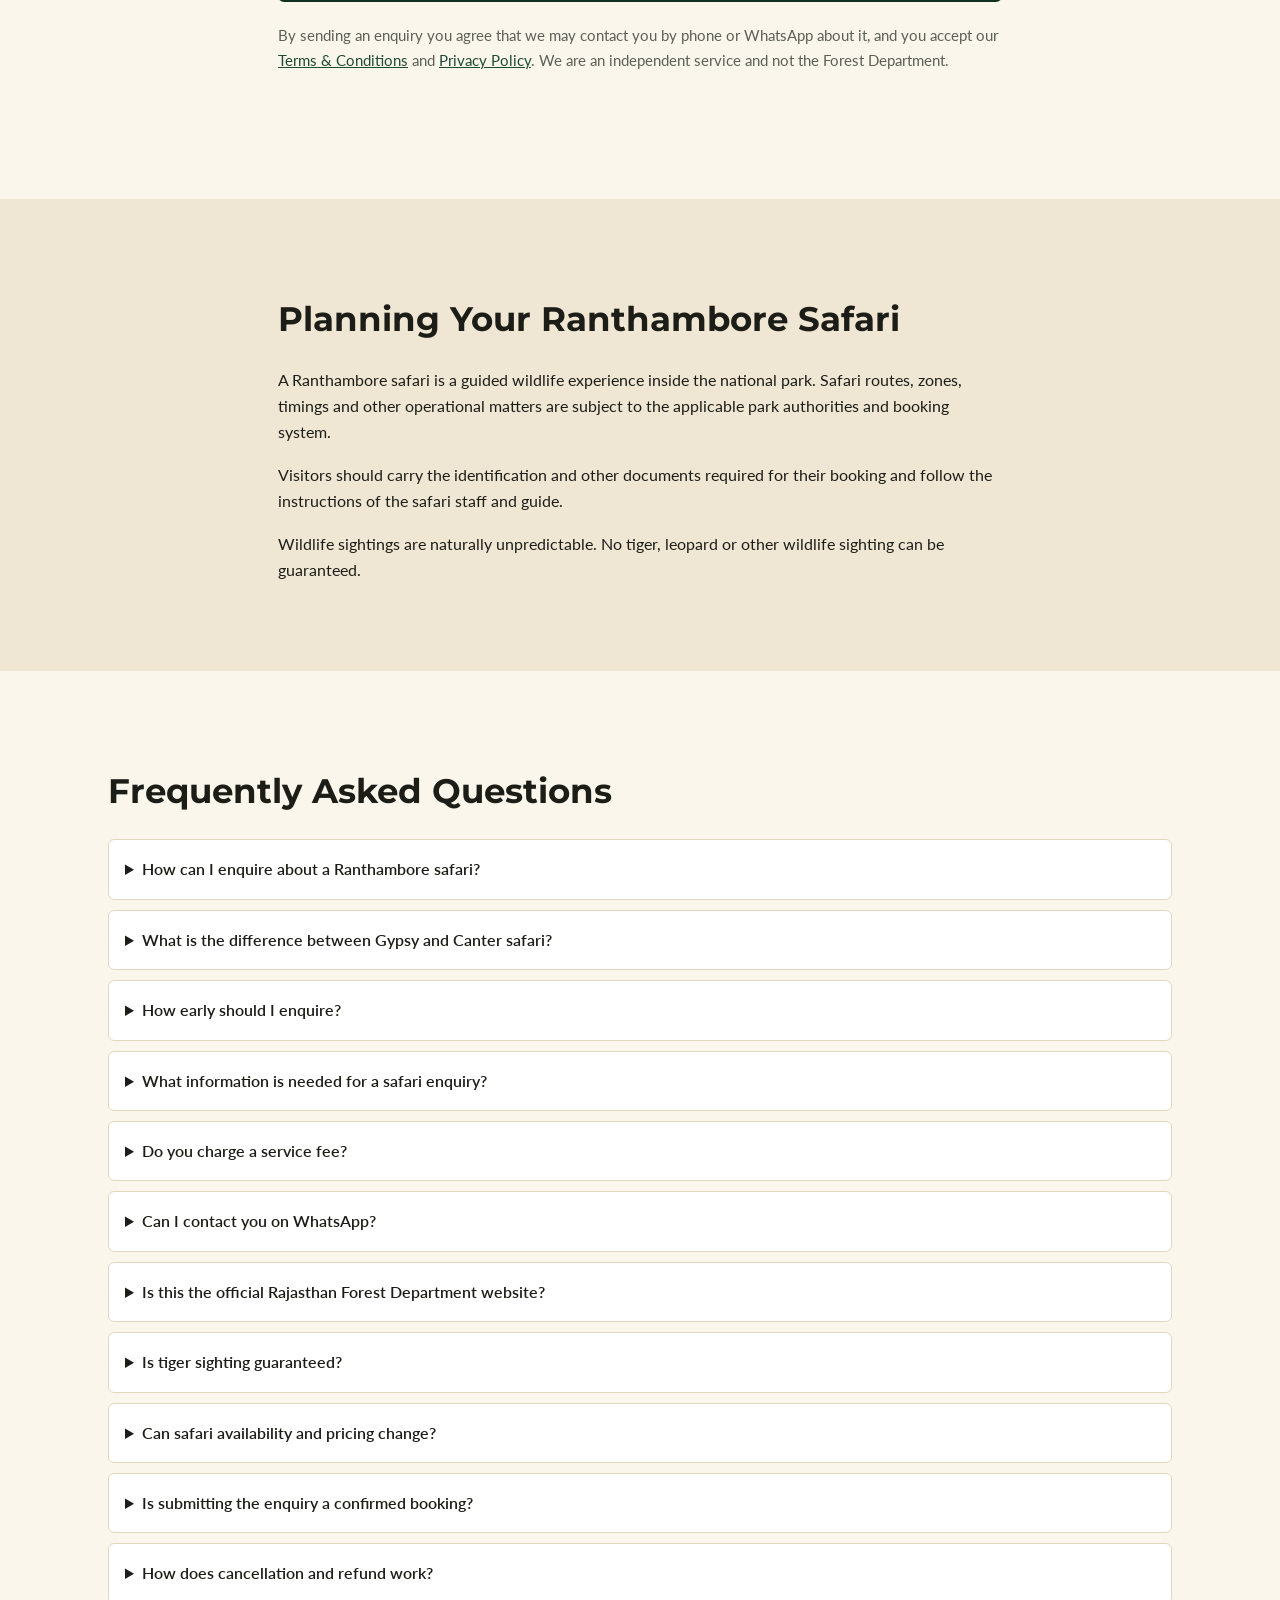
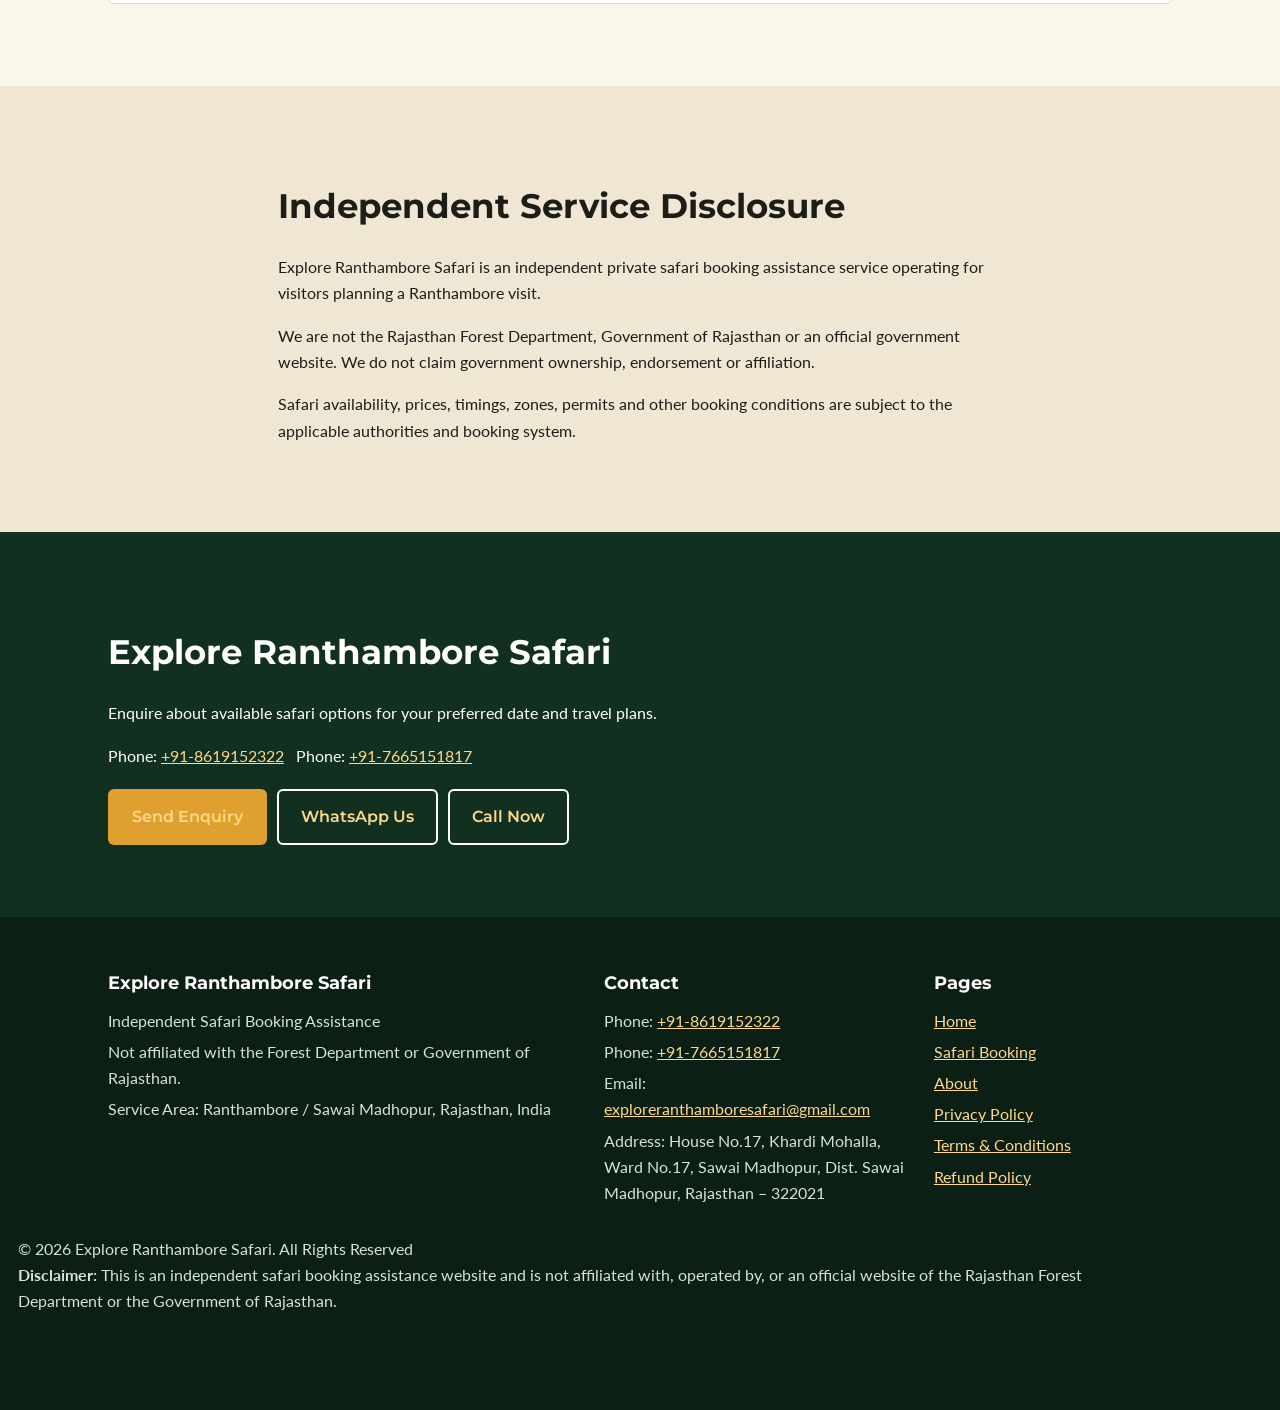
<file: Safari-booking.html>
<!DOCTYPE html>
<html lang="en">

<head>
  <meta charset="utf-8">
  <meta name="viewport" content="width=device-width, initial-scale=1">
  <title>Ranthambore Safari Booking | Gypsy &amp; Canter Safari Enquiry</title>
  <meta name="description" content="Plan your Ranthambore safari with independent booking assistance for Gypsy and Canter safaris. Share your travel details and enquire by WhatsApp or phone.">
  <meta name="robots" content="index,follow">
  <link rel="canonical" href="https://exploreranthamboresafari.in/safari-booking.html">
  <meta property="og:type" content="website">
  <meta property="og:site_name" content="Explore Ranthambore Safari">
  <meta property="og:title" content="Ranthambore Safari Booking | Gypsy &amp; Canter Safari Enquiry">
  <meta property="og:description" content="Plan your Ranthambore safari with independent booking assistance for Gypsy and Canter safaris. Share your travel details and enquire by WhatsApp or phone.">
  <meta property="og:url" content="https://exploreranthamboresafari.in/safari-booking.html">
  <!-- OPEN GRAPH IMAGE: later add <meta property="og:image" content="https://exploreranthamboresafari.in/images/hero-tiger.webp"> -->
  <!-- FAVICON: later add <link rel="icon" href="/images/favicon.png"> -->
  <link rel="stylesheet" href="/style.css">
  <script src="/script.js" defer></script>
  <!-- GOOGLE ADS / ANALYTICS: no tracking tag is installed. If you add one, update privacy-policy.html first. -->
</head>

<body>
  <a class="skip" href="#main">Skip to content</a>

  <header class="hdr">
    <div class="wrap hrow">
      <a class="brand" href="/index.html">Explore Ranthambore Safari</a>
      <button class="burger" aria-label="Open menu" aria-expanded="false" aria-controls="nav"><span></span><span></span><span></span></button>
      <nav id="nav" aria-label="Main">
        <a href="/index.html">Home</a>
        <a href="/safari-booking.html">Safari Booking</a>
        <a href="/about.html">About</a>
        <a href="/safari-booking.html#enquiry">Contact</a>
        <a class="btn btn-a" href="/safari-booking.html#enquiry"> Send Safari Enquiry</a>
      </nav>
    </div>
  </header>

  <main id="main">

    <section class="hero">
      <div class="wrap">
        <h1>Explore Ranthambore Safari</h1>
        <p>Plan your Ranthambore safari with independent booking assistance. Enquire about available Gypsy and Canter safari options for your preferred date and travel plans.</p>
        <div class="cta">
          <a class="btn btn-a" href="#enquiry">Send Safari Enquiry </a>
          <a class="btn btn-l" data-wa href="https://wa.me/message/SUCM2DBCG7WPD1" target="_blank" rel="noopener">WhatsApp Us</a>
          <a class="btn btn-l" data-tel="primary" href="tel:8619152322">Call Now</a>
        </div>
      </div>
    </section>

    <div class="notice">
      <div class="wrap">
        <strong>Independent Safari Booking Assistance</strong>
        <p>Explore Ranthambore Safari is a private, independent service. We are not affiliated with, operated by, or endorsed by the Rajasthan Forest Department or Government of Rajasthan.</p>
      </div>
    </div>

    <section class="sec">
      <div class="wrap narrow">
        <h2>Explore Ranthambore Safari  Assistance</h2>
        <p>We help visitors enquire about safari options in Ranthambore National Park. You can share your preferred date, number of guests and safari type with us.</p>
        <p>We then check the information and available options applicable to your enquiry and contact you by phone or WhatsApp.</p>
        <p>Safari availability, prices, timings, zones and applicable requirements may change. An enquiry does not itself constitute a confirmed safari booking.</p>
      </div>
    </section>

    <section class="sec">
      <div class="wrap">
        <h2>Safari Options</h2>
        <div class="grid3">
          <article class="pkg-card" id="gypsy">
            <div class="pkg-icon" aria-hidden="true">&#128665;</div>
            <h3 class="pkg-name">Gypsy Safari</h3>
            <div class="pkg-type">Up to 6 seats &bull; Zone subject to availability</div>
            <div class="pkg-price">&#8377;2,250 <span>onwards</span></div>
            <div class="pkg-per">per person (permit and all applicable charges included)</div>
            <ul class="pkg-features">
              <li>Open 6-seater Gypsy</li>
              <li>Guide/naturalist as per park rules</li>
              <li>Safari timing as per applicable schedule</li>
              <li>Wildlife viewing experience (no sighting is guaranteed)</li>
            </ul>
  
            <a class="btn btn-pkg btn-pkg-outline" href="#enquiry">Send  Gypsy Safari Enquiry </a>
          </article>
          <article class="pkg-card" id="canter">
            <div class="pkg-icon" aria-hidden="true">&#128652;</div>
            <h3 class="pkg-name">Canter Safari</h3>
            <div class="pkg-type">Up to 20 seats &bull; Zone subject to availability</div>
            <div class="pkg-price">&#8377;1,290 <span>onwards</span></div>
            <div class="pkg-per">per person (permit and all applicable charges included)</div>
            <ul class="pkg-features">
              <li>Open 20-seater Canter</li>
              <li>Group safari option, suitable for families</li>
              <li>Safari timing as per applicable schedule</li>
              <li>Opportunities to view wildlife and birds (no sighting is guaranteed)</li>
            </ul>
            
            <a class="btn btn-pkg btn-pkg-outline" href="#enquiry">Send Canter Safari Enquiry</a>
          </article>
          <article class="card"><h3>Booking Assistance</h3><p>Share your travel details and preferred safari option. We will explain the available options applicable to your enquiry.</p><p class="muted">Availability is subject to the applicable booking system.</p></article>
        </div>
        <p class="muted">Prices shown are starting prices per person, last checked October 2026. The final price depends on the date, zone and availability and is confirmed to you before you pay. We do not charge a separate service fee.</p>
      </div>
    </section>

    <section class="sec alt">
      <div class="wrap">
        <h2>How Ranthambore Safari Booking Works</h2>
        <ol class="steps">
          <li><strong>Share your travel details.</strong> Tell us your preferred safari date, number of guests, safari type and preferred shift.</li>
          <li><strong>We check the available options.</strong> We review the information applicable to your enquiry.</li>
          <li><strong>We contact you.</strong> We explain the available option and the total price by phone or WhatsApp.</li>
          <li><strong>Confirm before payment.</strong> Any booking and payment is handled according to the applicable booking terms. Please review the details before making payment.</li>
        </ol>
      </div>
    </section>

    <section class="sec">
      <div class="wrap narrow">
        <h2>Pricing, Payment, Cancellation and Refund</h2>
        <ul>
          <li>Starting prices: Gypsy from &#8377;2,250 per person and Canter from &#8377;1,290 per person, including permit and all applicable charges. The final price depends on the date, zone and availability.</li>
          <li>The total amount payable is told to you before you pay. We do not charge a separate service fee.</li>
          <li>30 days or more before the safari date: 75% refund of the eligible amount.</li>
          <li>Between 72 hours and 30 days before: 50% refund.</li>
          <li>Within 72 hours: no refund.</li>
          <li>If we cannot confirm your booking after receiving payment, you get a full refund of the amount paid.</li>
        </ul>
        <p>Some government or payment charges may be non-refundable. See the full <a href="/refund-policy.html">Refund Policy</a> and <a href="/terms-and-conditions.html">Terms &amp; Conditions</a>.</p>
        <h3>How Payment Works</h3>
        <ul>
          <li>Payment is requested only after the availability, total price and booking conditions have been communicated to you.</li>
          <li>Payments are accepted through UPI or another payment method communicated to you before payment. Please check the payee name and amount before you pay.</li>
          <li>A booking request is not processed until payment has been received, and a booking is confirmed only after confirmation is communicated to you.</li>
        </ul>
      </div>
    </section>

    <section class="sec alt">
      <div class="wrap narrow">
        <h2>Information Needed for a Safari Enquiry</h2>
        <p>To help us understand your requirement, please keep the following information ready:</p>
        <ul>
          <li>Preferred safari date</li>
          <li>Number of guests</li>
          <li>Preferred safari type</li>
          <li>Preferred shift</li>
          <li>Guest information required for the applicable booking process</li>
        </ul>
        <p>Any identification or other information required for an actual booking will depend on the applicable booking requirements.</p>
      </div>
    </section>

    <section class="sec" id="enquiry">
      <div class="wrap narrow">
        <h2>Send a Ranthambore Safari Enquiry</h2>
        <p>Submit your details to enquire about available safari options. This form is an enquiry and does not by itself confirm a booking.</p>

        <form id="enq" novalidate>

          <label for="name">Full name</label>
          <input id="name" name="name" type="text" autocomplete="name" required>
          <span class="err" data-for="name"></span>
          <label for="mobile">Mobile number</label>
          <input id="mobile" name="mobile" type="tel" inputmode="numeric" autocomplete="tel" placeholder="10-digit number" required>
          <span class="err" data-for="mobile"></span>
          <label for="date">Safari date</label>
          <input id="date" name="date" type="date" required>
          <span class="err" data-for="date"></span>
          <label for="guests">Number of guests</label>
          <input id="guests" name="guests" type="number" min="1" max="20" required>
          <span class="err" data-for="guests"></span>
          <label for="type">Safari type</label>
          <select id="type" name="type" required><option value="">Select</option><option value="Gypsy">Gypsy</option><option value="Canter">Canter</option></select>
          <span class="err" data-for="type"></span>
          <label for="shift">Preferred shift</label>
          <select id="shift" name="shift" required><option value="">Select</option><option value="Morning">Morning</option><option value="Afternoon">Afternoon</option></select>
          <span class="err" data-for="shift"></span>

          <button class="btn btn-a" type="submit">Send Safari Enquiry</button>
          <button class="btn btn-l dk" type="button" id="wa-send">Send on WhatsApp Instead</button>

          <p class="muted">By sending an enquiry you agree that we may contact you by phone or WhatsApp about it, and you accept our <a href="/terms-and-conditions.html">Terms &amp; Conditions</a> and <a href="/privacy-policy.html">Privacy Policy</a>. We are an independent service and not the Forest Department.</p>

          <p id="status" role="status" aria-live="polite"></p>

        </form>
      </div>
    </section>

    <section class="sec alt">
      <div class="wrap narrow">
        <h2>Planning Your Ranthambore Safari</h2>
        <p>A Ranthambore safari is a guided wildlife experience inside the national park. Safari routes, zones, timings and other operational matters are subject to the applicable park authorities and booking system.</p>
        <p>Visitors should carry the identification and other documents required for their booking and follow the instructions of the safari staff and guide.</p>
        <p>Wildlife sightings are naturally unpredictable. No tiger, leopard or other wildlife sighting can be guaranteed.</p>
      </div>
    </section>

    <section class="sec">
      <div class="wrap">
        <h2>Frequently Asked Questions</h2>
        <div class="faq">
          <details>
            <summary>How can I enquire about a Ranthambore safari?</summary>
            <p>You can use the enquiry form on this page, contact us by WhatsApp or call us. Share your preferred date, number of guests and safari type.</p>
          </details>
          <details>
            <summary>What is the difference between Gypsy and Canter safari?</summary>
            <p>A Gypsy is a smaller open safari vehicle generally used for smaller groups. A Canter is a larger open vehicle generally suitable for larger groups. Current availability should be confirmed before booking.</p>
          </details>
          <details>
            <summary>How early should I enquire?</summary>
            <p>You can enquire as early as possible because availability depends on the applicable booking system and can change.</p>
          </details>
          <details>
            <summary>What information is needed for a safari enquiry?</summary>
            <p>We generally need your preferred date, number of guests, safari type and preferred shift. Additional information may be required under the applicable booking process.</p>
          </details>
          <details>
            <summary>Do you charge a service fee?</summary>
            <p>No. We do not charge a separate service fee. The total amount payable is told to you before you pay.</p>
          </details>
          <details>
            <summary>Can I contact you on WhatsApp?</summary>
            <p>Yes. You can use the WhatsApp button on this website to contact us regarding your safari enquiry.</p>
          </details>
          <details>
            <summary>Is this the official Rajasthan Forest Department website?</summary>
            <p>No. Explore Ranthambore Safari is an independent private safari booking assistance service and is not the official website of the Rajasthan Forest Department or the Government of Rajasthan.</p>
          </details>
          <details>
            <summary>Is tiger sighting guaranteed?</summary>
            <p>No. Wildlife sightings cannot be guaranteed because animals move freely in their natural environment.</p>
          </details>
          <details>
            <summary>Can safari availability and pricing change?</summary>
            <p>Yes. Availability, pricing, timings, zones and applicable requirements may change. Please confirm the latest applicable information before booking.</p>
          </details>
          <details>
            <summary>Is submitting the enquiry a confirmed booking?</summary>
            <p>No. Submitting an enquiry only allows us to review your request and contact you about available options. A booking is confirmed only according to the applicable booking process.</p>
          </details>
          <details>
            <summary>How does cancellation and refund work?</summary>
            <p>30 days or more before the safari date: 75% refund of the eligible amount. Between 72 hours and 30 days: 50% refund. Within 72 hours: no refund. Some charges may be non-refundable. If we cannot confirm a booking after you have paid, the full amount is refunded. Please read our <a href="/refund-policy.html">Refund Policy</a> before making payment.</p>
          </details>
        </div>
      </div>
    </section>

    <section class="sec alt">
      <div class="wrap narrow">
        <h2>Independent Service Disclosure</h2>
        <p>Explore Ranthambore Safari is an independent private safari booking assistance service operating for visitors planning a Ranthambore visit.</p>
        <p>We are not the Rajasthan Forest Department, Government of Rajasthan or an official government website. We do not claim government ownership, endorsement or affiliation.</p>
        <p>Safari availability, prices, timings, zones, permits and other booking conditions are subject to the applicable authorities and booking system.</p>
      </div>
    </section>

    <section class="sec dark">
      <div class="wrap">
        <h2>Explore Ranthambore Safari</h2>
        <p>Enquire about available safari options for your preferred date and travel plans.</p>
        <p>Phone: <a data-tel="primary" href="tel:8619152322">+91-8619152322</a> &nbsp; Phone: <a data-tel="secondary" href="tel:7665151817">+91-7665151817</a></p>
        <div class="cta"><a class="btn btn-a" href="/safari-booking.html#enquiry">Send Enquiry</a><a class="btn btn-l" data-wa href="https://wa.me/message/SUCM2DBCG7WPD1" target="_blank" rel="noopener">WhatsApp Us</a><a class="btn btn-l" data-tel="primary" href="tel:8619152322">Call Now</a></div>
      </div>
    </section>

  </main>

  <footer class="ftr">
    <div class="wrap fgrid">
      <div>
        <h2>Explore Ranthambore Safari</h2>
        <p>Independent Safari Booking Assistance</p>
        <p>Not affiliated with the Forest Department or Government of Rajasthan.</p>
        <p>Service Area: Ranthambore / Sawai Madhopur, Rajasthan, India</p>
      </div>
      <div>
        <h2>Contact</h2>
        <p>Phone: <a data-tel="primary" href="tel:8619152322">+91-8619152322</a></p>
        <p>Phone: <a data-tel="secondary" href="tel:7665151817">+91-7665151817</a></p>
        <p>Email: <a href="mailto:exploreranthamboresafari@gmail.com">exploreranthamboresafari@gmail.com</a></p>
        <p>Address: House No.17, Khardi Mohalla, Ward No.17, Sawai Madhopur, Dist. Sawai Madhopur, Rajasthan &ndash; 322021</p>
      </div>
      <div>
        <h2>Pages</h2>
        <p><a href="/index.html">Home</a></p>
        <p><a href="/safari-booking.html">Safari Booking</a></p>
        <p><a href="/about.html">About</a></p>
        <p><a href="/privacy-policy.html">Privacy Policy</a></p>
        <p><a href="/terms-and-conditions.html">Terms &amp; Conditions</a></p>
        <p><a href="/refund-policy.html">Refund Policy</a></p>
      </div>
    </div>
    <p class="wrap copy">© <span id="year">2026</span> Explore Ranthambore Safari. All Rights Reserved
      <br>
      <strong>Disclaimer:</strong> This is an independent safari booking assistance website and is not
      affiliated with, operated by, or an official website of the Rajasthan Forest Department or the Government of Rajasthan.
    </p>
  </footer>

  <div class="float">
    <a class="fab fab-call" data-tel="primary" href="tel:8619152322" aria-label="Call now">Call</a>
    <a class="fab fab-wa" data-wa href="https://wa.me/message/SUCM2DBCG7WPD1" target="_blank" rel="noopener" aria-label="WhatsApp us">WhatsApp</a>
    <button class="fab fab-top" id="top" aria-label="Back to top" hidden>Top</button>
  </div>
</body>

</html>
</file>
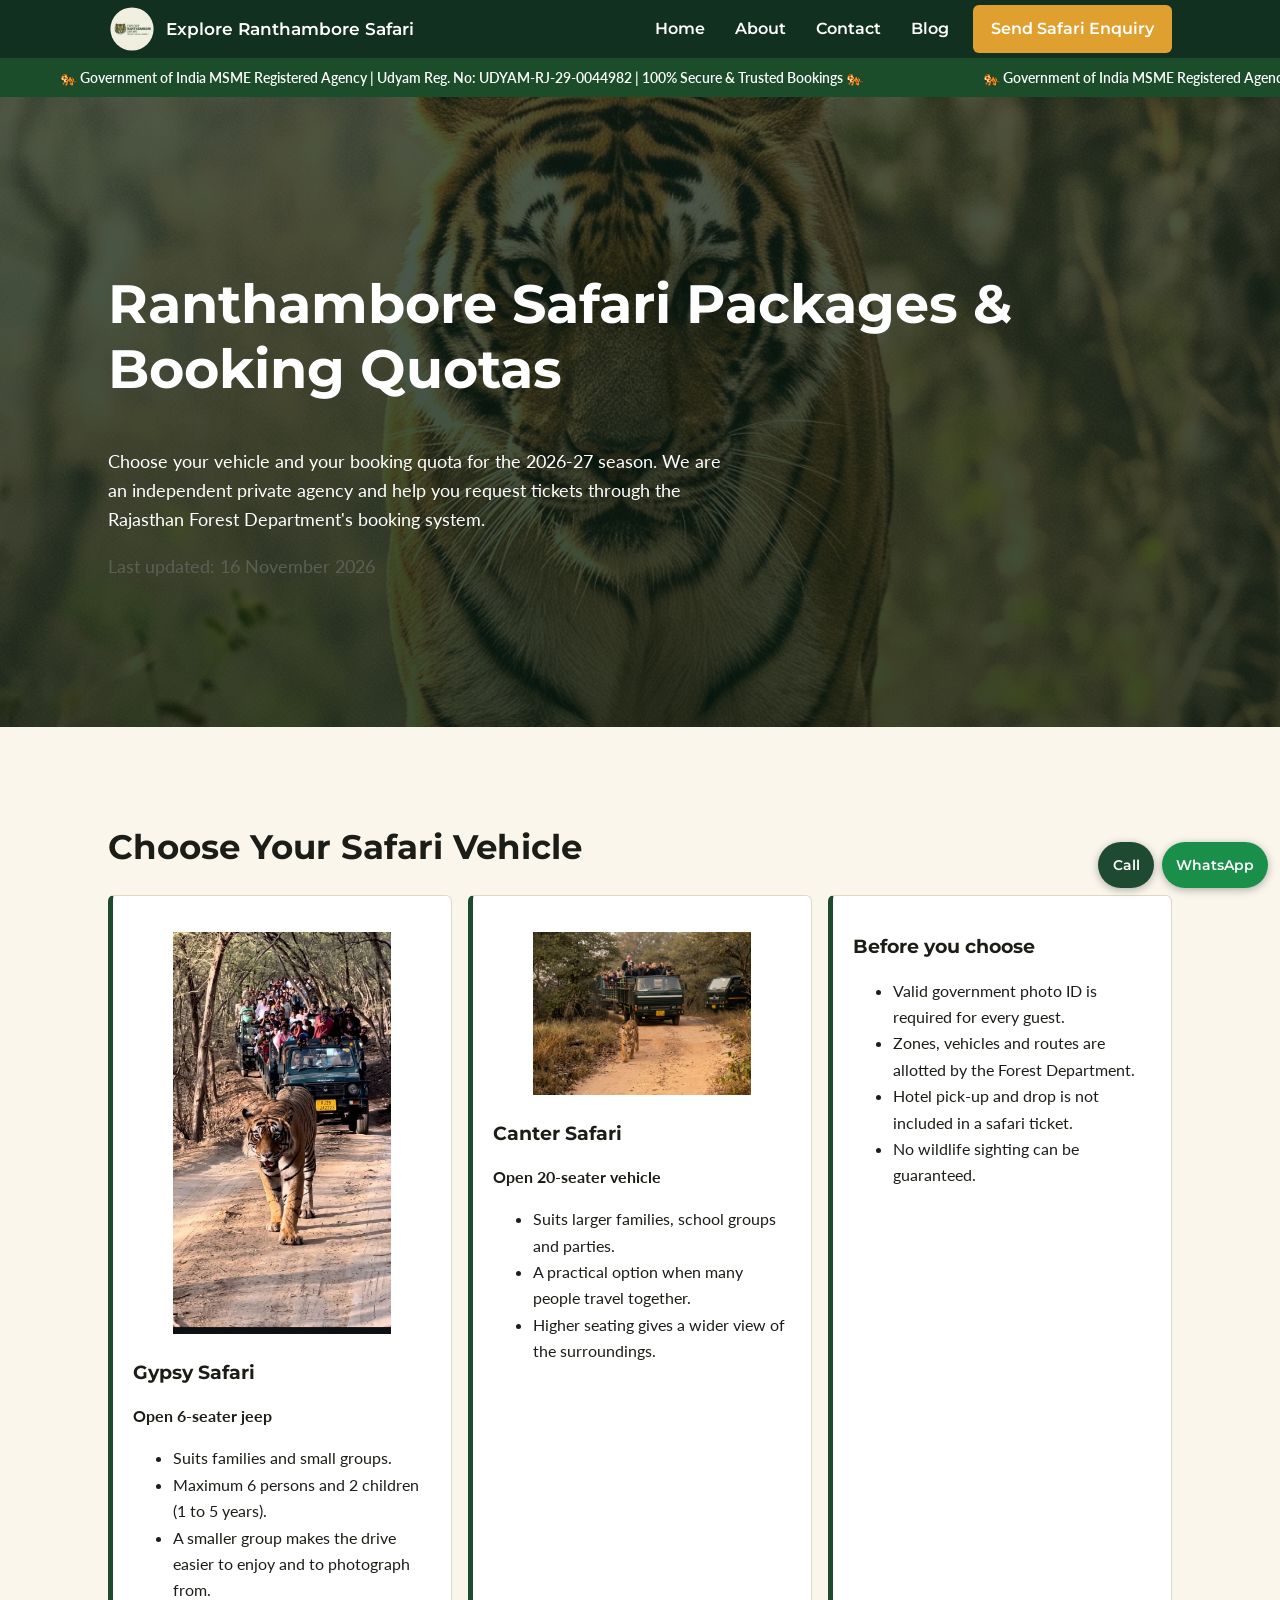
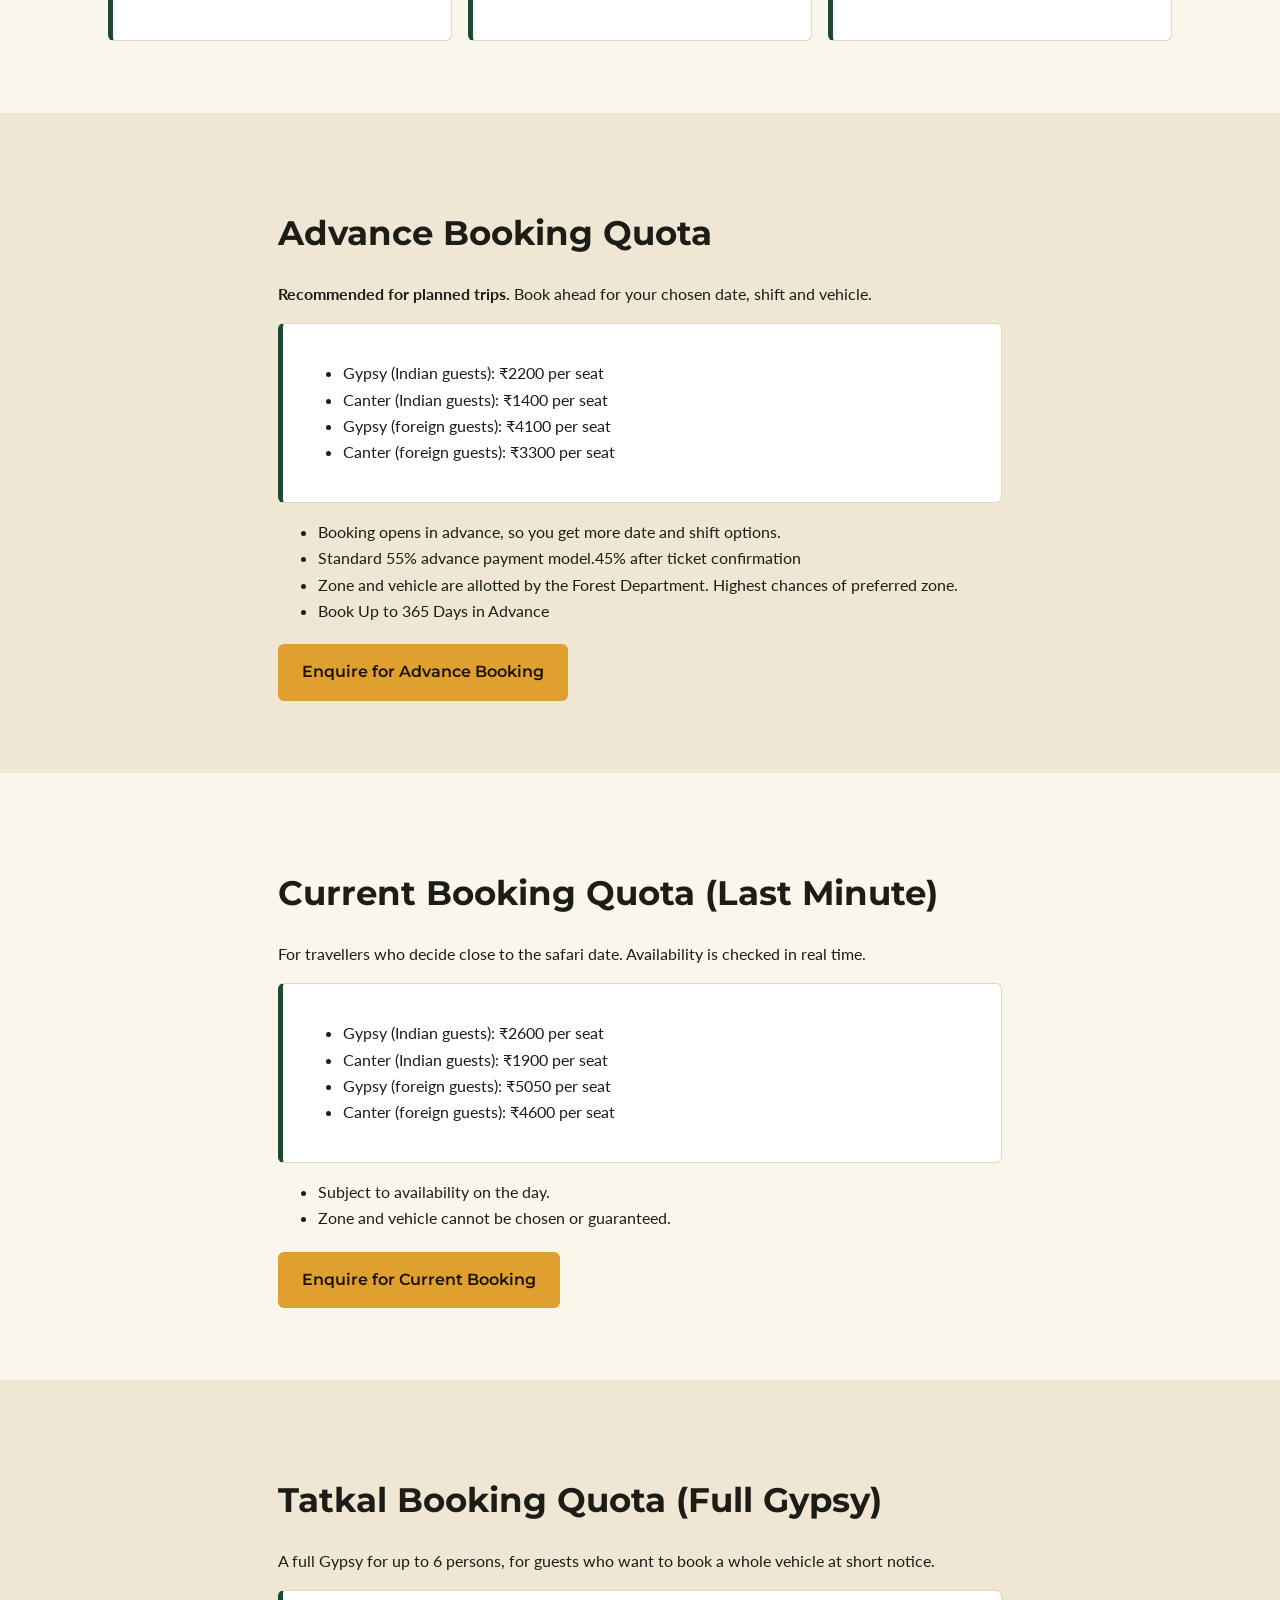
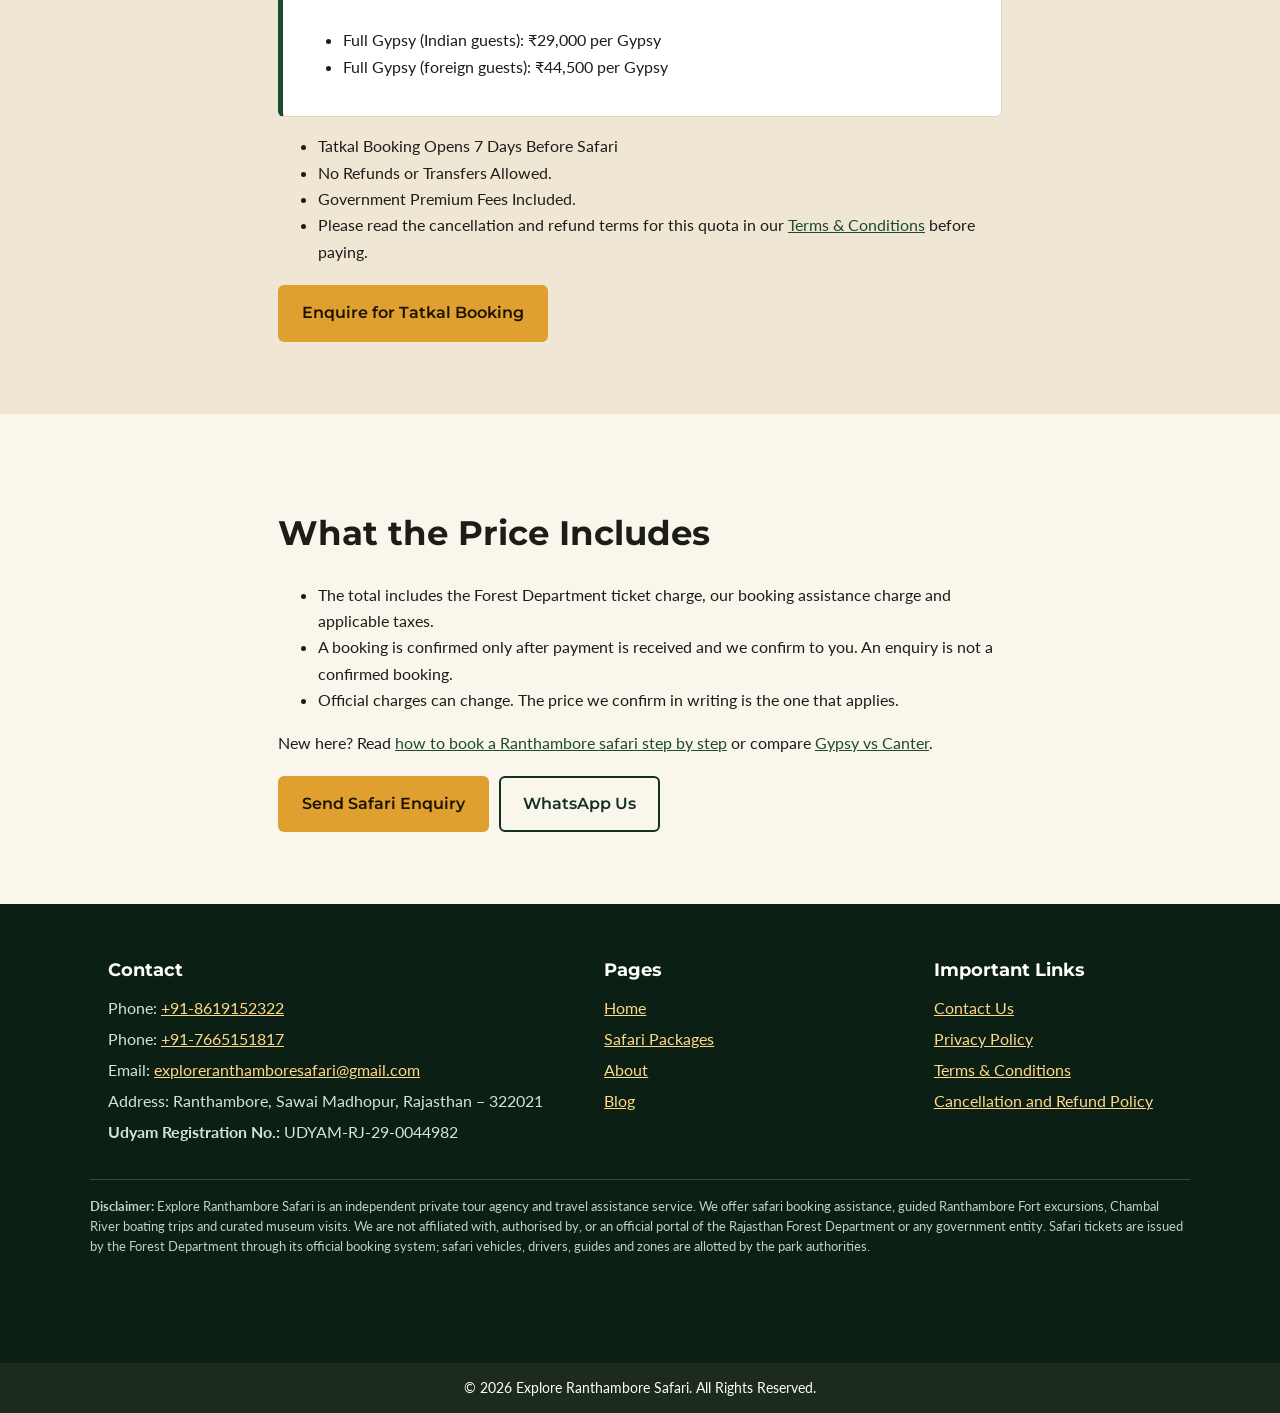
<file: safari-packages.html>
<!DOCTYPE html>
<html lang="en-IN">

<head>
  <meta charset="utf-8">
  <meta name="viewport" content="width=device-width, initial-scale=1">
  <title>Ranthambore Safari Packages &amp; Booking Quotas 2026-27 | Gypsy &amp; Canter</title>
  <meta name="description" content="Ranthambore safari packages for 2026-27: choose Gypsy or Canter and an advance, current or tatkal booking quota. Independent agency in Sawai Madhopur.">
  <meta name="robots" content="index,follow,max-snippet:-1,max-video-preview:-1,max-image-preview:large">
  <link rel="canonical" href="https://www.exploreranthamboresafari.in/safari-packages.html">
  <meta name="theme-color" content="#2f4f2f">
  <meta property="og:locale" content="en_IN">
  <meta property="og:type" content="website">
  <meta property="og:site_name" content="ExploreRanthambore Safari.in">
  <meta property="og:title" content="Ranthambore Safari Packages &amp; Booking Quotas 2026-27">
  <meta property="og:description" content="Choose Gypsy or Canter and an advance, current or tatkal booking quota. Independent agency in Sawai Madhopur, not the Forest Department.">
  <meta property="og:url" content="https://www.exploreranthamboresafari.in/safari-packages.html">
  <meta property="og:image" content="https://www.exploreranthamboresafari.in/images/og-image.jpg">
  <link rel="icon" href="/images/favicon.png">
  <link rel="stylesheet" href="/style.css">
  <script src="/script.js" defer></script>
  <script async src="https://www.googletagmanager.com/gtag/js?id=G-7NSGEC7127"></script>
  <script>
    window.dataLayer = window.dataLayer || [];
    function gtag() { dataLayer.push(arguments); }
    gtag('js', new Date());
    gtag('config', 'G-7NSGEC7127');
  </script>
  <script type="application/ld+json">
  {
    "@context": "https://schema.org",
    "@graph": [
      {
        "@type": "WebPage",
        "@id": "https://www.exploreranthamboresafari.in/safari-packages.html#webpage",
        "url": "https://www.exploreranthamboresafari.in/safari-packages.html",
        "name": "Ranthambore Safari Packages & Booking Quotas 2026-27",
        "inLanguage": "en-IN",
        "isPartOf": { "@id": "https://www.exploreranthamboresafari.in/#website" },
        "about": { "@id": "https://www.exploreranthamboresafari.in/#organization" }
      },
      {
        "@type": "BreadcrumbList",
        "itemListElement": [
          { "@type": "ListItem", "position": 1, "name": "Home", "item": "https://www.exploreranthamboresafari.in/" },
          { "@type": "ListItem", "position": 2, "name": "Safari Packages", "item": "https://www.exploreranthamboresafari.in/safari-packages.html" }
        ]
      }
    ]
  }
  </script>
</head>

<body>
  <a class="skip" href="#main">Skip to content</a>
  <header class="hdr">
    <div class="wrap hrow">
      <a class="brand" href="/">
        <img src="/images/logo.png" alt="Explore Ranthambore Safari logo" width="48" height="48">
        <span>Explore Ranthambore Safari</span>
      </a>
      <button class="burger" aria-label="Open menu" aria-expanded="false" aria-controls="nav"><span></span><span></span><span></span></button>
      <nav id="nav" aria-label="Main">
        <a href="/">Home</a>
        <!-- <a href="/safari-booking.html">Safari Guide</a> -->
        <a href="/about.html">About</a>
        <a href="/contact-us.html">Contact</a>
        <a href="/blog.html">Blog</a>
        <a class="btn btn-a" href="/#enquiry">Send Safari Enquiry</a>
      </nav>
    </div>
  </header>

  <div class="top-ticker" role="region" aria-label="Agency information">
    <div class="ticker-track">
      <div class="ticker-item">
        🐅 Government of India  MSME Registered Agency | Udyam Reg. No: UDYAM-RJ-29-0044982 | 100% Secure &amp; Trusted Bookings 🐅
      </div>
      <div class="ticker-item" aria-hidden="true">
        🐅 Government of India  MSME Registered Agency | Udyam Reg. No: UDYAM-RJ-29-0044982 | 100% Secure &amp; Trusted Bookings 🐅
      </div>
    </div>
  </div>

  <main id="main">
    <section class="hero">
      <div class="wrap">
        <h1>Ranthambore Safari Packages &amp; Booking Quotas</h1>
        <p class="hero-text">Choose your vehicle and your booking quota for the 2026-27 season. We are an independent private agency and help you request tickets through the Rajasthan Forest Department's booking system.</p>
        <p class="muted">Last updated: 16 November 2026</p>
      </div>
    </section>

    <!-- ============ VEHICLES ============ -->
    <section class="sec" id="vehicles">
      <div class="wrap">
        <h2>Choose Your Safari Vehicle</h2>
        <div class="grid3">

          <article class="card">
            <!-- IMAGE: baad me apni Gypsy ki photo se badalni ho to sirf src badal do -->
            <figure>
              <img src="/images/gypsy-safari.webp" alt="Open Gypsy safari vehicle in Ranthambore National Park" width="800" height="600" loading="lazy" decoding="async">
            </figure>
            <h3>Gypsy Safari</h3>
            <p><strong>Open 6-seater jeep</strong></p>
            <ul>
              <li>Suits families and small groups.</li>
              <li>Maximum 6 persons and 2 children (1 to 5 years).</li>
              <li>A smaller group makes the drive easier to enjoy and to photograph from.</li>
            </ul>
          </article>

          <article class="card">
            <!-- IMAGE: baad me apni Canter ki photo se badalni ho to sirf src badal do -->
            <figure>
              <img src="/images/canter-safari.webp" alt="Open Canter safari vehicle in Ranthambore National Park" width="800" height="600" loading="lazy" decoding="async">
            </figure>
            <h3>Canter Safari</h3>
            <p><strong>Open 20-seater vehicle</strong></p>
            <ul>
              <li>Suits larger families, school groups and parties.</li>
              <li>A practical option when many people travel together.</li>
              <li>Higher seating gives a wider view of the surroundings.</li>
            </ul>
          </article>

          <article class="card">
            <h3>Before you choose</h3>
            <ul>
              <li>Valid government photo ID is required for every guest.</li>
              <li>Zones, vehicles and routes are allotted by the Forest Department.</li>
              <li>Hotel pick-up and drop is not included in a safari ticket.</li>
              <li>No wildlife sighting can be guaranteed.</li>
            </ul>
          </article>

        </div>
      </div>
    </section>

    <!-- ============ QUOTAS ============ -->
    <!-- PRICE KAISE BHARNA HAI: neeche jahan jahan ₹XXXX likha hai wahan apna asli rate likho
         (VS Code me Ctrl+H se "XXXX" dhundh kar ek ek karke badlo). Rate sahi hone ke baad hi publish karo. -->

    <section class="sec alt" id="advance">
      <div class="wrap narrow">
        <h2>Advance Booking Quota</h2>
        <p><strong>Recommended for planned trips.</strong> Book ahead for your chosen date, shift and vehicle.</p>
        <div class="card">
          <ul>
            <li>Gypsy (Indian guests): ₹2200 per seat</li>
            <li>Canter (Indian guests): ₹1400 per seat</li>
            <li>Gypsy (foreign guests): ₹4100 per seat</li>
            <li>Canter (foreign guests): ₹3300 per seat</li>
          </ul>
        </div>
        <ul>
          <li>Booking opens in advance, so you get more date and shift options.</li>
          <li>​Standard 55% advance payment model.45% after ticket confirmation</li>
          <li>Zone and vehicle are allotted by the Forest Department. Highest chances of preferred zone.</li>
          <li>Book Up to 365 Days in Advance</li>
        </ul>
        <div class="cta"><a class="btn btn-a" href="/#enquiry">Enquire for Advance Booking</a></div>
      </div>
    </section>

    <section class="sec" id="current">
      <div class="wrap narrow">
        <h2>Current Booking Quota (Last Minute)</h2>
        <p>For travellers who decide close to the safari date. Availability is checked in real time.</p>
        <div class="card">
          <ul>
            <li>Gypsy (Indian guests): ₹2600 per seat</li>
            <li>Canter (Indian guests): ₹1900 per seat</li>
            <li>Gypsy (foreign guests): ₹5050 per seat</li>
            <li>Canter (foreign guests): ₹4600 per seat</li>
          </ul>
        </div>
        <ul>
          <li>Subject to availability on the day.</li>
          <li>Zone and vehicle cannot be chosen or guaranteed.</li>
        </ul>
        <div class="cta"><a class="btn btn-a" href="/#enquiry">Enquire for Current Booking</a></div>
      </div>
    </section>

    <section class="sec alt" id="tatkal">
      <div class="wrap narrow">
        <h2>Tatkal Booking Quota (Full Gypsy)</h2>
        <p>A full Gypsy for up to 6 persons, for guests who want to book a whole vehicle at short notice.</p>
        <div class="card">
          <ul>
            <li>Full Gypsy (Indian guests): ₹29,000 per Gypsy</li>
            <li>Full Gypsy (foreign guests): ₹44,500 per Gypsy</li>
          </ul>
        </div>
        <ul>
          <li>Tatkal Booking Opens 7 Days Before Safari</li>
          <li>No Refunds or Transfers Allowed.</li>
          <li>Government Premium Fees Included.</li>
          <li>Please read the cancellation and refund terms for this quota in our <a href="/terms-and-conditions.html">Terms &amp; Conditions</a> before paying.</li>
        </ul>
        <div class="cta"><a class="btn btn-a" href="/#enquiry">Enquire for Tatkal Booking</a></div>
      </div>
    </section>

    <section class="sec">
      <div class="wrap narrow">
        <h2>What the Price Includes</h2>
        <ul>
          <li>The total includes the Forest Department ticket charge, our booking assistance charge and applicable taxes.</li>
         
          <li>A booking is confirmed only after payment is received and we confirm to you. An enquiry is not a confirmed booking.</li>
          <li>Official charges can change. The price we confirm in writing is the one that applies.</li>
        </ul>
        <p>New here? Read <a href="/blog/how-to-book-ranthambore-safari.html">how to book a Ranthambore safari step by step</a> or compare <a href="/blog/gypsy-vs-canter-safari.html">Gypsy vs Canter</a>.</p>
        <div class="cta">
          <a class="btn btn-a" href="/#enquiry">Send Safari Enquiry</a>
          <a class="btn btn-l dk" data-wa href="https://wa.me/message/SUCM2DBCG7WPD1" target="_blank" rel="noopener">WhatsApp Us</a>
        </div>
      </div>
    </section>
  </main>

  <footer class="ftr">
    <div class="wrap fgrid">
      <div>
        <h2>Contact</h2>
        <p>Phone: <a data-tel="primary" href="tel:+918619152322">+91-8619152322</a></p>
        <p>Phone: <a data-tel="secondary" href="tel:+917665151817">+91-7665151817</a></p>
        <p>Email: <a href="mailto:exploreranthamboresafari@gmail.com">exploreranthamboresafari@gmail.com</a></p>
        <p>Address: Ranthambore, Sawai Madhopur, Rajasthan &ndash; 322021</p>
        <p><strong>Udyam Registration No.:</strong> UDYAM-RJ-29-0044982</p>
      </div>
      <div>
        <h2>Pages</h2>
        <p><a href="/">Home</a></p>
        <p><a href="/safari-packages.html">Safari Packages</a></p>
        <p><a href="/about.html">About</a></p>
        <p><a href="/blog.html">Blog</a></p>
      </div>
      <div>
        <h2>Important Links</h2>
        <p><a href="/contact-us.html">Contact Us</a></p>
        <p><a href="/privacy-policy.html">Privacy Policy</a></p>
        <p><a href="/terms-and-conditions.html">Terms &amp; Conditions</a></p>
        <p><a href="/terms-and-conditions.html">Cancellation and Refund Policy</a></p>
      </div>
    </div>
    <div class="wrap ftr-disclaimer">
      <p><strong>Disclaimer:</strong> Explore Ranthambore Safari is an independent private tour agency and travel assistance service. We offer safari booking assistance, guided Ranthambore Fort excursions, Chambal River boating trips and curated museum visits. We are not affiliated with, authorised by, or an official portal of the Rajasthan Forest Department or any government entity. Safari tickets are issued by the Forest Department through its official booking system; safari vehicles, drivers, guides and zones are allotted by the park authorities.</p>
    </div>
  </footer>
  <div class="float">
    <a class="fab fab-call" data-tel="primary" href="tel:+918619152322" aria-label="Call now">Call</a>
    <a class="fab fab-wa" data-wa href="https://wa.me/message/SUCM2DBCG7WPD1" target="_blank" rel="noopener" aria-label="WhatsApp us">WhatsApp</a>
    <button class="fab fab-top" id="top" aria-label="Back to top" hidden>Top</button>
  </div>
  <div class="ftr-copy">
    <div class="wrap">
      <p>&copy; <span id="year">2026</span> Explore Ranthambore Safari. All Rights Reserved.</p>
    </div>
  </div>
</body>

</html>
</file>
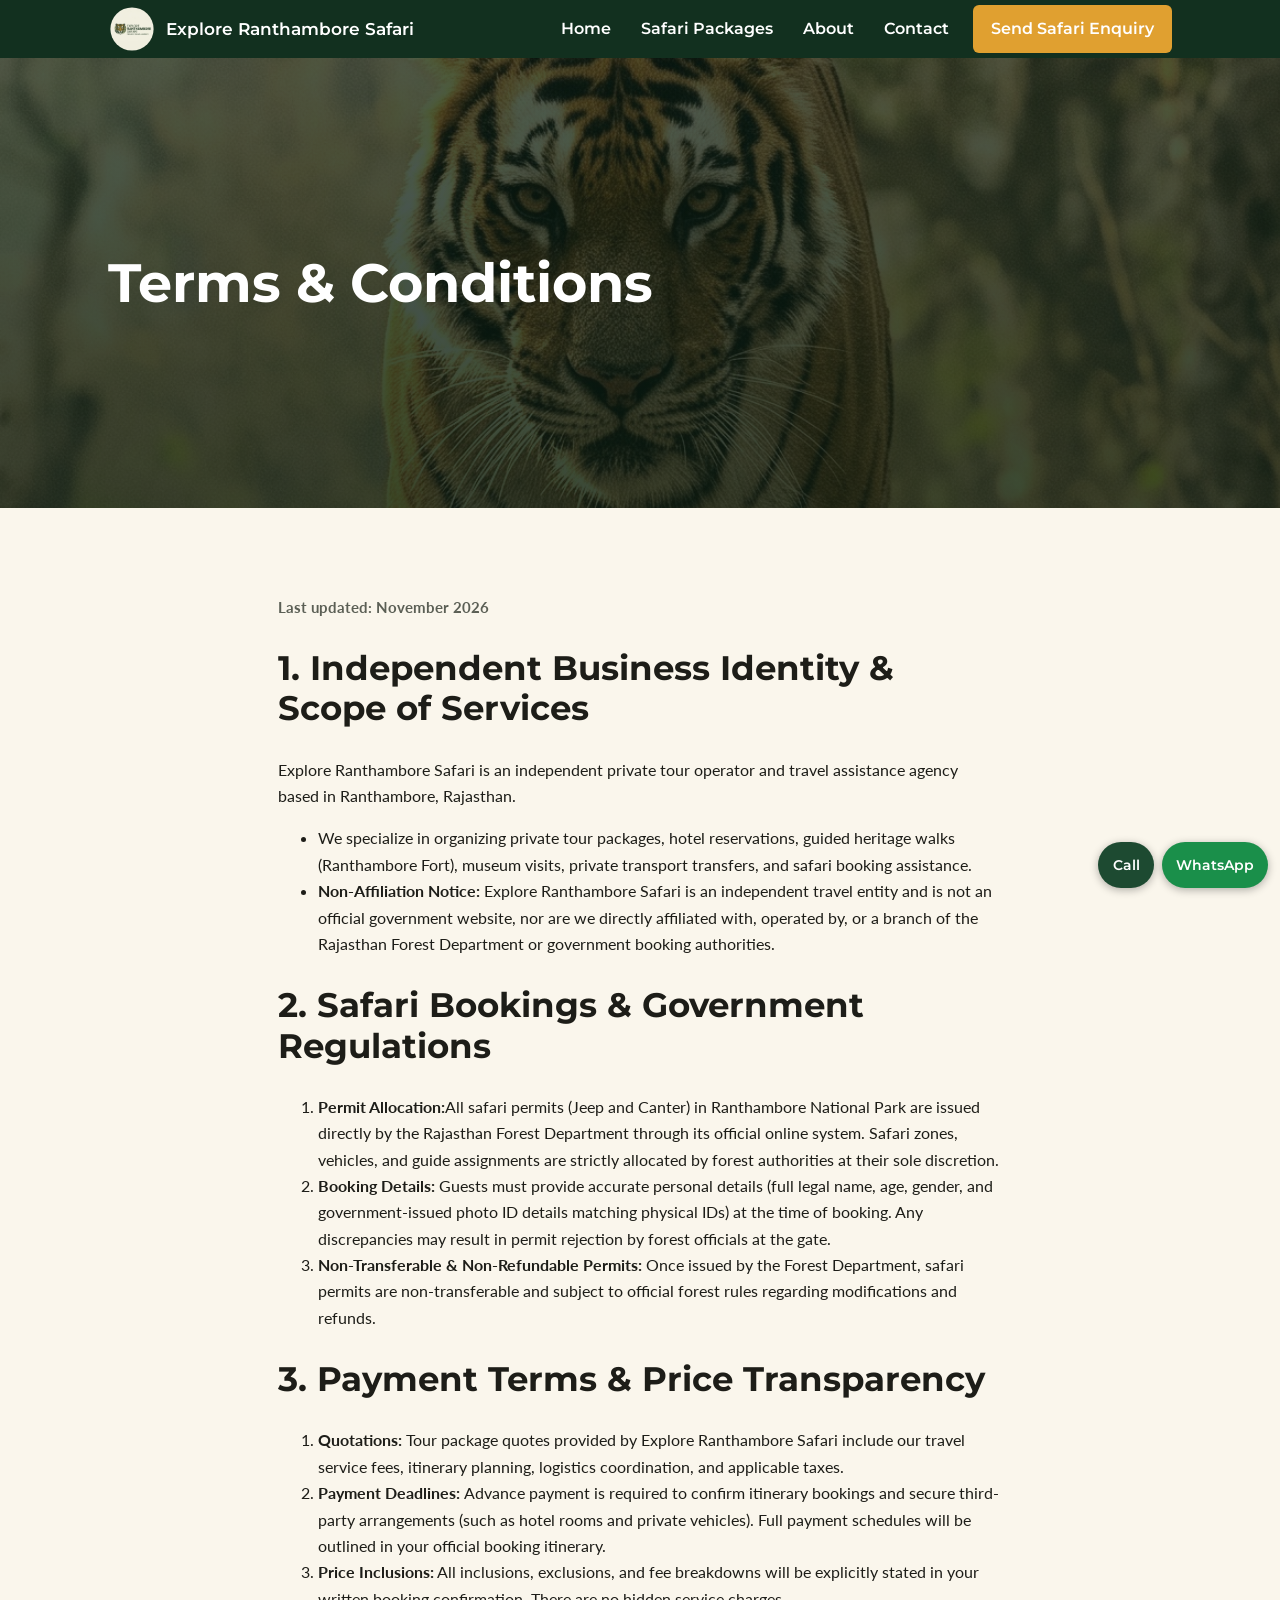
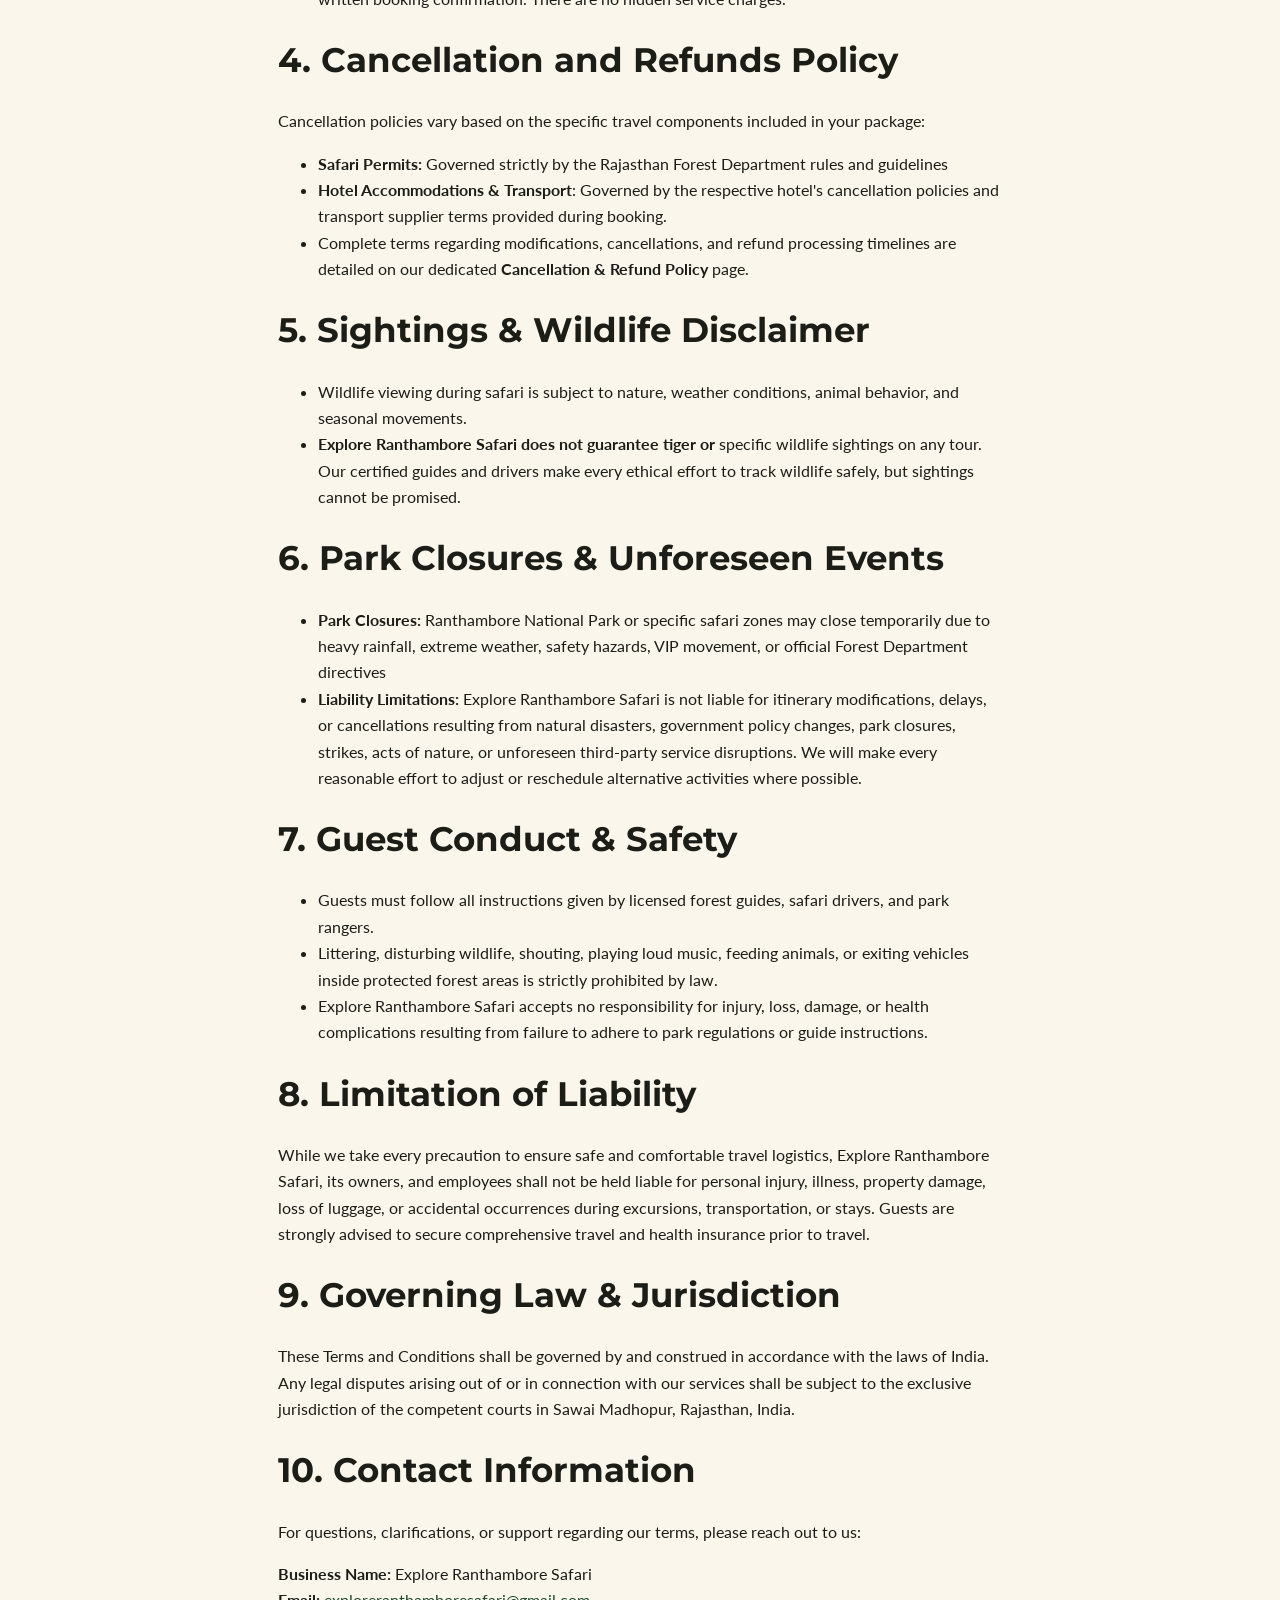
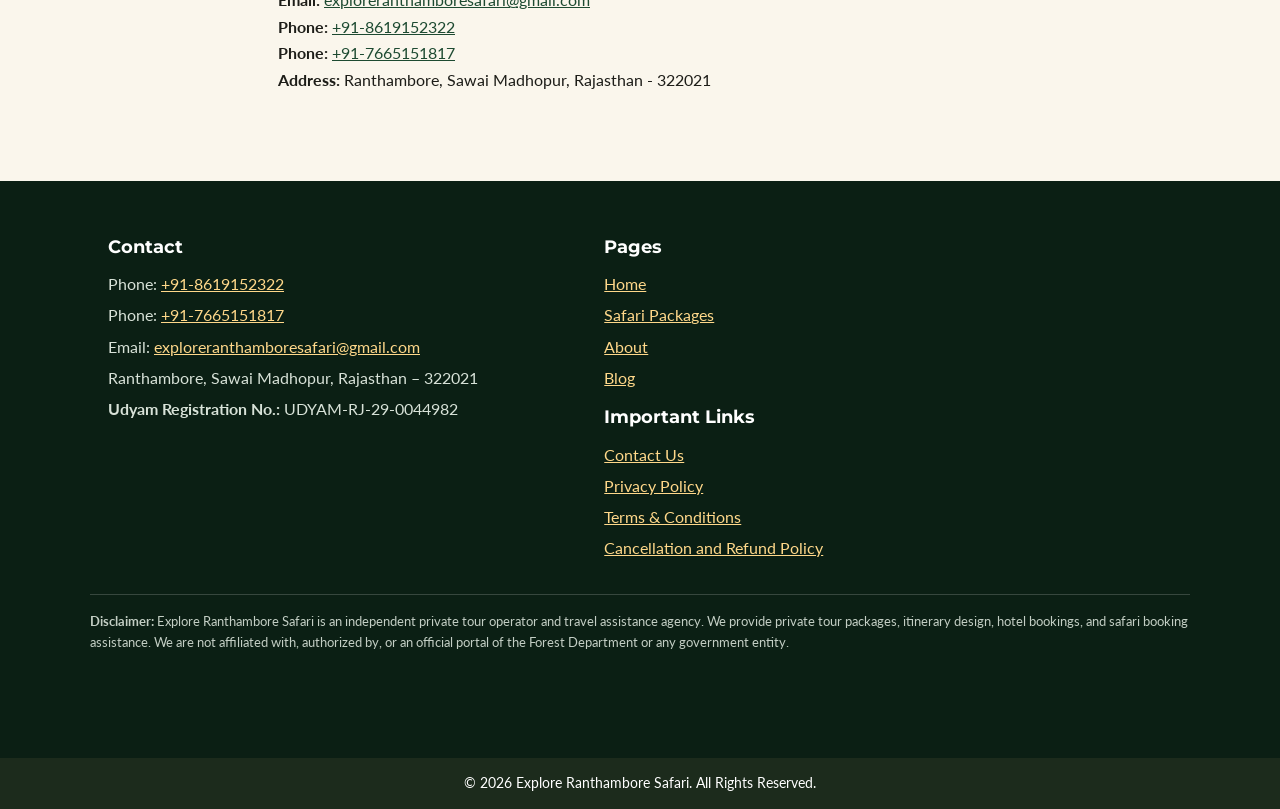
<file: terms-and-conditions.html>
<!DOCTYPE html>
<html lang="en">

<head>
  <meta charset="utf-8">
  <meta name="viewport" content="width=device-width, initial-scale=1">
  <title>Terms &amp; Conditions | Explore Ranthambore Safari</title>
  <meta name="description"
    content="Terms and Conditions for using Explore Ranthambore Safari's independent safari booking assistance service.">
  <meta name="robots" content="index,follow">
  <link rel="canonical" href="https://www.exploreranthamboresafari.in/terms-and-conditions.html">
  <meta property="og:type" content="website">
  <meta property="og:site_name" content="Explore Ranthambore Safari">
  <meta property="og:title" content="Terms &amp; Conditions | Explore Ranthambore Safari">
  <meta property="og:description"
    content="Terms and Conditions for using Explore Ranthambore Safari's independent safari booking assistance service.">
  <meta property="og:url" content="https://www.exploreranthamboresafari.in/terms-and-conditions.html">
  <meta property="og:image" content="https://www.exploreranthamboresafari.in/images/og-image.jpg">
  <meta property="og:image:width" content="1200">
  <meta property="og:image:height" content="630">
  <meta property="og:image:alt" content="Explore Ranthambore Safari - independent safari booking assistance">
  <meta name="twitter:card" content="summary_large_image">

  <link rel="icon" href="/images/favicon.png">
  <link rel="stylesheet" href="/style.css">

  <script src="/script.js" defer></script>
  <!-- Google Analytics -->
  <script async src="https://www.googletagmanager.com/gtag/js?id=G-7NSGEC7127"></script>
  <script>
    window.dataLayer = window.dataLayer || [];
    function gtag() { dataLayer.push(arguments); }
    gtag('js', new Date());

    gtag('config', 'G-7NSGEC7127');
  </script>

</head>

<body>
  <a class="skip" href="#main">Skip to content</a>

  <header class="hdr">
    <div class="wrap hrow">
      <a class="brand" href="/index.html">
        <img src="/images/logo.png" alt="Explore Ranthambore Safari logo" width="48" height="48">
        <span>Explore Ranthambore Safari</span>
      </a>
      <button class="burger" aria-label="Open menu" aria-expanded="false"
        aria-controls="nav"><span></span><span></span><span></span></button>
      <nav id="nav" aria-label="Main">
        <a href="/index.html">Home</a>
        <a href="/safari-packages.html">Safari Packages</a>
        <a href="/about.html">About</a>
        <a href="contact-us.html">Contact</a>
        <a class="btn btn-a" href="/safari-booking.html#enquiry">Send Safari Enquiry</a>
      </nav>
    </div>
  </header>

  <main id="main">

    <section class="hero small">

      <div class="wrap">
        <p class="eyebrow"></p>
        <h1>Terms &amp; Conditions</h1>
        
      </div>
    </section>



    <section class="sec">
      <div class="wrap narrow">

        <p class="muted"><strong>Last updated: November 2026</strong></p>

        <article class="legal-section">
          <h2>1. Independent Business Identity & Scope of Services</h2>
          <p> Explore Ranthambore Safari is an independent private tour operator and travel assistance agency based in
            Ranthambore, Rajasthan.</p>
          <ul>
            <li>We specialize in organizing private tour packages, hotel reservations, guided heritage walks
              (Ranthambore Fort), museum visits, private transport transfers, and safari booking assistance.</li>
            <li><strong>Non-Affiliation Notice:</strong> Explore Ranthambore Safari is an independent travel entity and
              is not an official government website, nor are we directly affiliated with, operated by, or a branch of
              the Rajasthan Forest Department or government booking authorities.

            </li>
          </ul>
        </article>

        <article class="legal-section">
          <h2>2. Safari Bookings & Government Regulations
          </h2>
          <ol>
            <li><strong>Permit Allocation:</strong>All safari permits (Jeep and Canter) in Ranthambore National Park are
              issued directly by the Rajasthan Forest Department through its official online system. Safari zones,
              vehicles, and guide assignments are strictly allocated by forest authorities at their sole discretion.
            </li>

            <li><strong>Booking Details: </strong>Guests must provide accurate personal details (full legal name, age,
              gender, and government-issued photo ID details matching physical IDs) at the time of booking. Any
              discrepancies may result in permit rejection by forest officials at the gate.</li>

            <li><strong>Non-Transferable & Non-Refundable Permits:</strong> Once issued by the Forest Department, safari
              permits are non-transferable and subject to official forest rules regarding modifications and refunds.
            </li>


          </ol>
        </article>

        <article class="legal-section">
          <h2>3. Payment Terms & Price Transparency</h2>
          <ol>
            <li><strong>Quotations:</strong> Tour package quotes provided by Explore Ranthambore Safari include our
              travel service fees, itinerary planning, logistics coordination, and applicable taxes.</li>

            <li><strong>Payment Deadlines: </strong> Advance payment is required to confirm itinerary bookings and
              secure third-party arrangements (such as hotel rooms and private vehicles). Full payment schedules will be
              outlined in your official booking itinerary.</li>

            <li><strong>Price Inclusions:</strong> All inclusions, exclusions, and fee breakdowns will be explicitly
              stated in your written booking confirmation. There are no hidden service charges.</li>
          </ol>


        </article>



        <article class="legal-section">
          <h2>4. Cancellation and Refunds Policy</h2>
          <p>Cancellation policies vary based on the specific travel components included in your package:</p>
          <ul>
            <li><strong>Safari Permits:</strong> Governed strictly by the Rajasthan Forest Department rules and
              guidelines </li>
            <li><strong>Hotel Accommodations & Transport</strong>: Governed by the
              respective hotel's cancellation policies and transport supplier terms provided during booking.</li>
            <li>Complete terms regarding modifications, cancellations, and refund processing timelines are detailed on
              our dedicated <strong> Cancellation & Refund Policy </strong>page.</li>

          </ul>

        </article>


        <article class="legal-section">
          <h2>5. Sightings & Wildlife Disclaimer</h2>
          <ul>
            <li>Wildlife viewing during safari is subject to nature, weather conditions, animal
              behavior, and seasonal movements.

            </li>
            <li><strong>Explore Ranthambore Safari does not guarantee tiger or</strong> specific wildlife sightings on
              any tour. Our certified guides and drivers make every ethical effort to track wildlife safely, but
              sightings cannot be promised.</li>

          </ul>
        </article>

        <article class="legal-section">
          <h2>6. Park Closures & Unforeseen Events</h2>
          <ul>
            <li><strong>Park Closures:</strong> Ranthambore National Park or specific safari zones may close temporarily
              due to heavy
              rainfall, extreme weather, safety hazards, VIP movement, or official Forest Department directives</li>

            <li><strong>Liability Limitations:</strong> Explore Ranthambore Safari is not liable for itinerary
              modifications, delays, or
              cancellations resulting from natural disasters, government policy changes, park closures, strikes, acts of
              nature, or unforeseen third-party service disruptions. We will make every reasonable effort to adjust or
              reschedule alternative activities where possible.</li>
          </ul>
        </article>

        <article class="legal-section">
          <h2>7. Guest Conduct & Safety
          </h2>
          <ul>
            <li>Guests must follow all instructions given by licensed forest guides, safari drivers, and
              park rangers.</li>
            <li>Littering, disturbing wildlife, shouting, playing loud music, feeding animals, or exiting vehicles
              inside protected forest areas is strictly prohibited by law.</li>
            <li>Explore Ranthambore Safari accepts no responsibility for injury, loss, damage, or health complications
              resulting from failure to adhere to park regulations or guide instructions.</li>
          </ul>
        </article>

        <article class="legal-section">
          <h2>8. Limitation of Liability</h2>
          <p>While we take every precaution to ensure safe and comfortable travel logistics, Explore Ranthambore Safari,
            its owners, and employees shall not be held liable for personal injury, illness, property damage, loss of
            luggage, or accidental occurrences during excursions, transportation, or stays. Guests are strongly advised
            to secure comprehensive travel and health insurance prior to travel.</p>
        </article>

        <article class="legal-section">
          <h2>9. Governing Law & Jurisdiction</h2>
          <p> These Terms and Conditions shall be governed by and construed in accordance with the laws of India. Any
            legal disputes arising out of or in connection with our services shall be subject to the exclusive
            jurisdiction of the competent courts in Sawai Madhopur, Rajasthan, India.
          </p>
        </article>






        <article class="legal-section">
          <h2>10. Contact Information</h2>

          <p>
            For questions, clarifications, or support regarding our terms, please reach out to us:
          </p>

          <p>
            <strong>Business Name:</strong> Explore Ranthambore Safari<br>

            <strong>Email:</strong>
            <a href="mailto:exploreranthamboresafari@gmail.com">
              exploreranthamboresafari@gmail.com
            </a><br>

            <strong>Phone:</strong>
            <a data-tel="primary" href="tel:+918619152322">
              +91-8619152322
            </a><br>

            <strong>Phone:</strong>
            <a data-tel="secondary" href="tel:+917665151817">
              +91-7665151817
            </a><br>

            <strong>Address:</strong>
            Ranthambore, Sawai Madhopur, Rajasthan - 322021
          </p>
        </article>

      </div>
    </section>

  </main>
<footer class="ftr">
    <div class="wrap fgrid">
      <div>
        <h2>Contact</h2>
        <p>Phone: <a data-tel="primary" href="tel:+918619152322">+91-8619152322</a></p>
        <p>Phone: <a data-tel="secondary" href="tel:+917665151817">+91-7665151817</a></p>
        <p>Email: <a href="mailto:exploreranthamboresafari@gmail.com">exploreranthamboresafari@gmail.com</a></p>
        <p>Ranthambore, Sawai Madhopur, Rajasthan &ndash; 322021</p>
        <p><strong>Udyam Registration No.:</strong> UDYAM-RJ-29-0044982</p>
      </div>
      <div>
       <div>
  <h2>Pages</h2>
  <p><a href="/">Home</a></p>
  <p><a href="/safari-packages.html">Safari Packages</a></p>
  <p><a href="/about.html">About</a></p>
  <p><a href="/blog.html">Blog</a></p>
</div>

<div>
  <h2>Important Links</h2>
  <p><a href="/contact-us.html">Contact Us</a></p>
  <p><a href="/privacy-policy.html">Privacy Policy</a></p>
  <p><a href="/terms-and-conditions.html">Terms &amp; Conditions</a></p>
  <p><a href="/terms-and-conditions.html">Cancellation and Refund Policy</a></p>
</div>

    </div>
    </div>

    <!-- Disclaimer -->
    <div class="wrap ftr-disclaimer">
      <p><strong>Disclaimer:</strong> Explore Ranthambore Safari is an independent private tour operator and travel assistance agency. We provide private tour packages, itinerary design, hotel bookings, and safari booking assistance. We are not affiliated with, authorized by, or an official portal of the Forest Department or any government entity.
</p>
    </div>
  </footer>

  <div class="float">
    <a class="fab fab-call" data-tel="primary" href="tel:+918619152322" aria-label="Call now">Call</a>
    <a class="fab fab-wa" data-wa href="https://wa.me/message/SUCM2DBCG7WPD1" target="_blank" rel="noopener"
      aria-label="WhatsApp us">WhatsApp</a>
    <button class="fab fab-top" id="top" aria-label="Back to top" hidden>Top</button>
  </div>

  <!-- Copyright: page ka bilkul last element -->
  <div class="ftr-copy">
    <div class="wrap">
      <p>&copy; <span id="year">2026</span> Explore Ranthambore Safari. All Rights Reserved.</p>
    </div>
  </div>
</body>

</html>
</file>
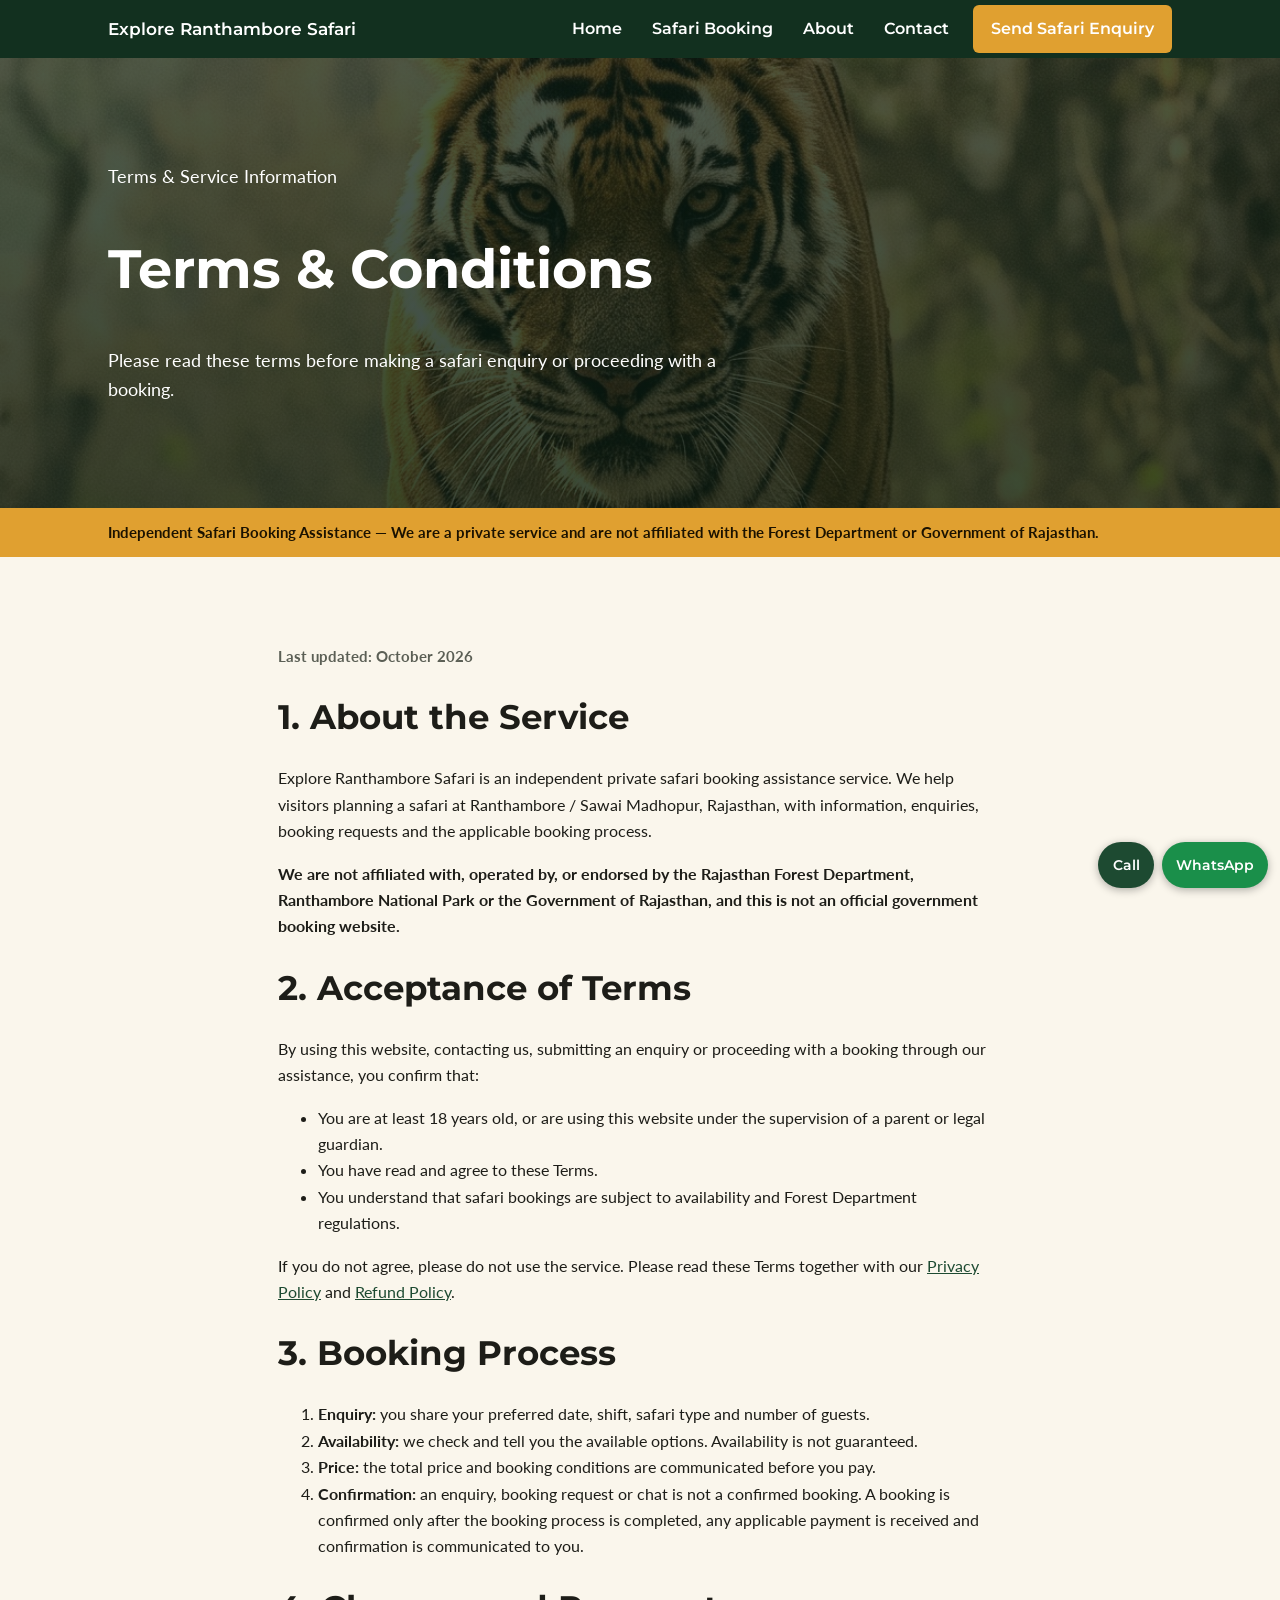
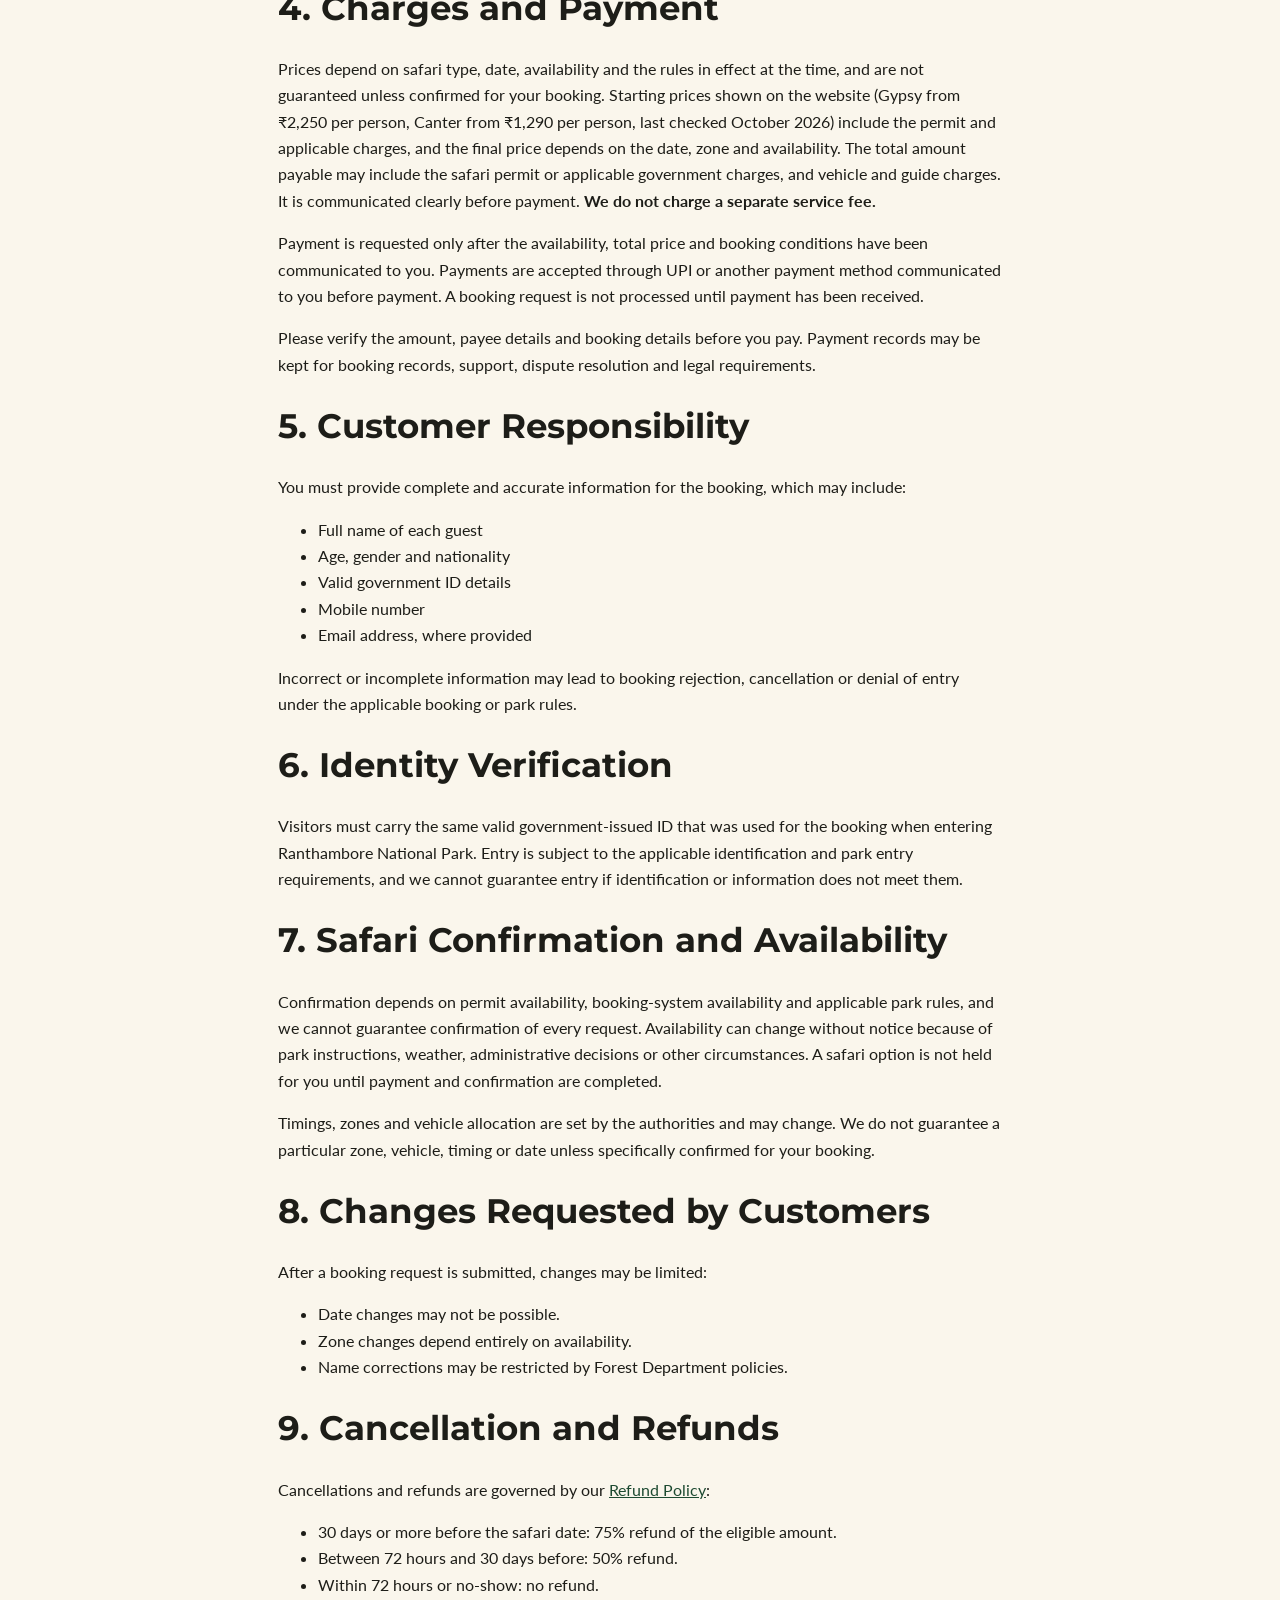
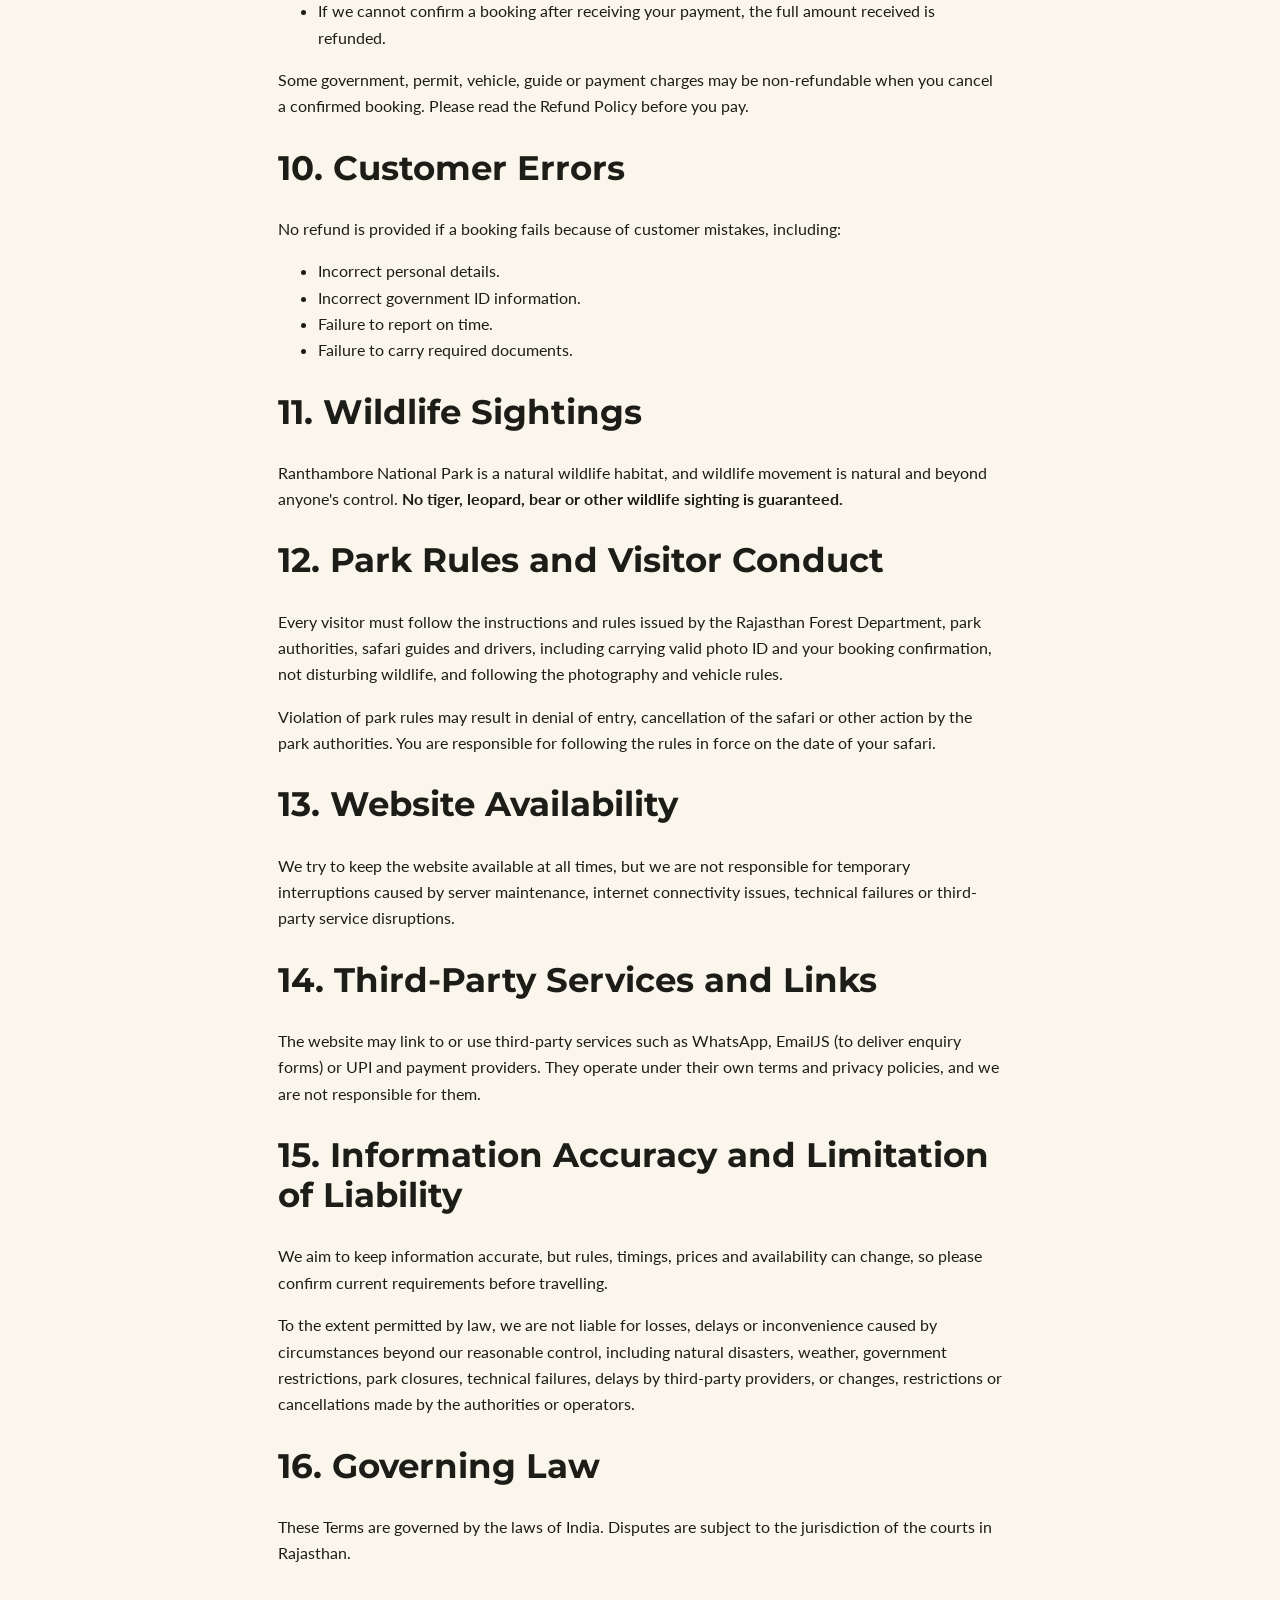
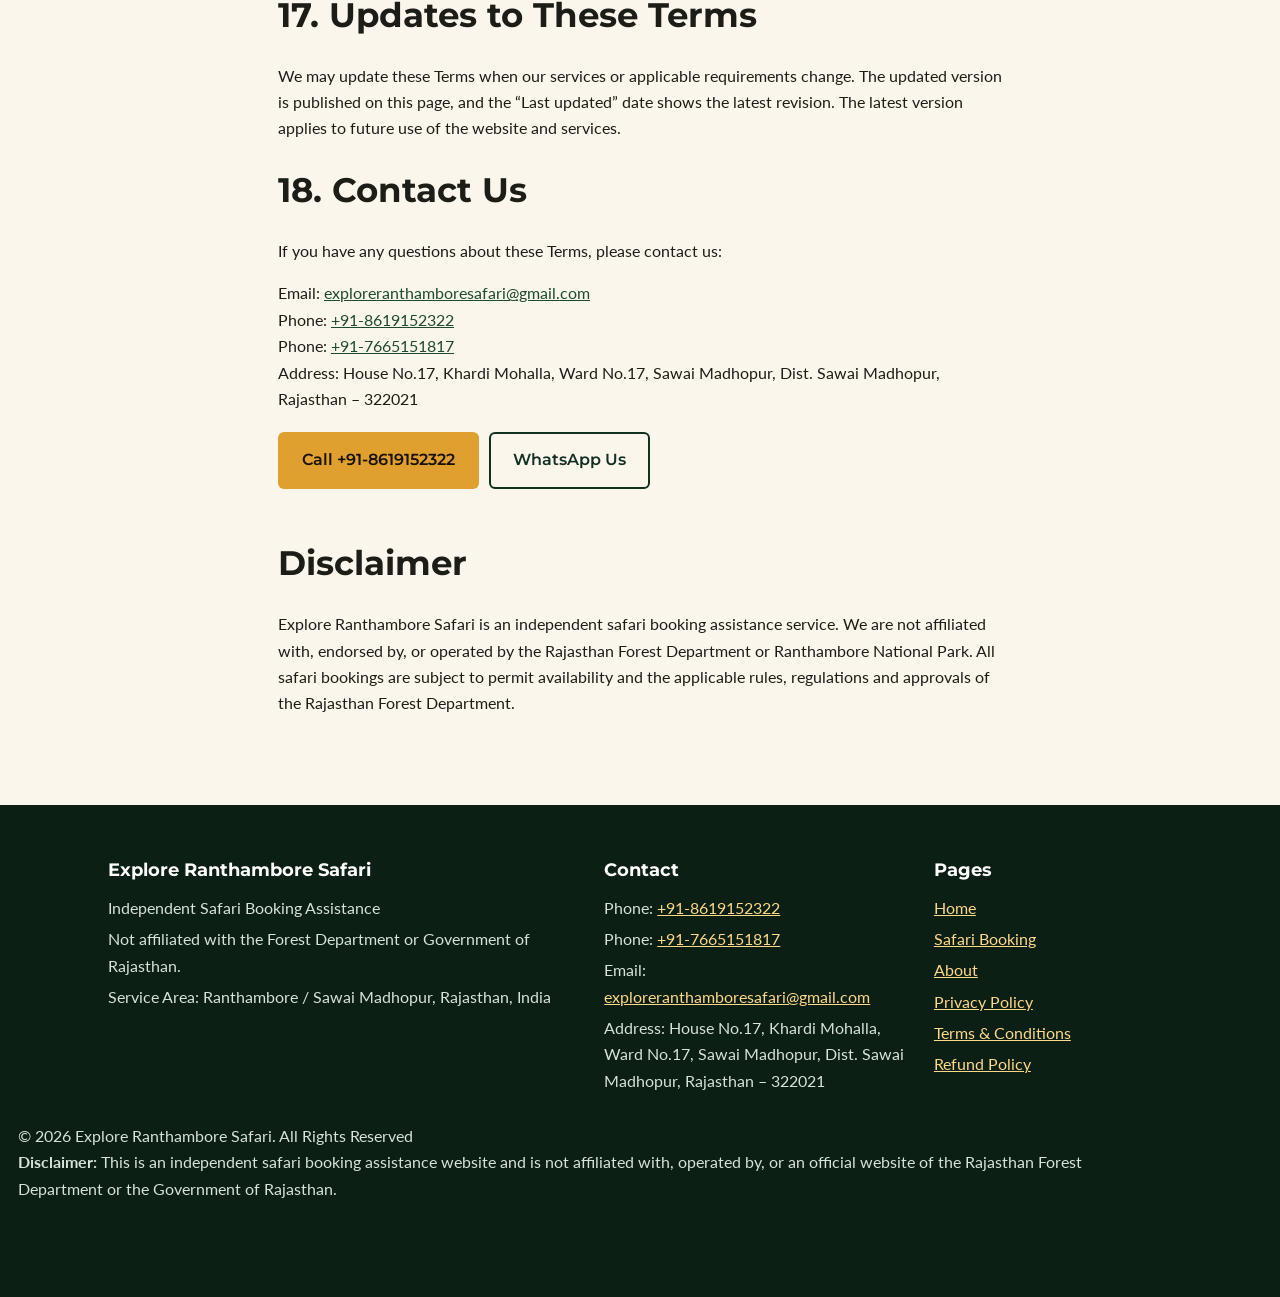
<file: Terms-and-conditions.html>
<!DOCTYPE html>
<html lang="en">

<head>
  <meta charset="utf-8">
  <meta name="viewport" content="width=device-width, initial-scale=1">
  <title>Terms &amp; Conditions | Explore Ranthambore Safari</title>
  <meta name="description"
    content="Terms and Conditions for using Explore Ranthambore Safari's independent safari booking assistance service.">
  <meta name="robots" content="index,follow">
  <link rel="canonical" href="https://exploreranthamboresafari.in/terms-and-conditions.html">
  <meta property="og:type" content="website">
  <meta property="og:site_name" content="Explore Ranthambore Safari">
  <meta property="og:title" content="Terms &amp; Conditions | Explore Ranthambore Safari">
  <meta property="og:description"
    content="Terms and Conditions for using Explore Ranthambore Safari's independent safari booking assistance service.">
  <meta property="og:url" content="https://exploreranthamboresafari.in/terms-and-conditions.html">
  <!-- OPEN GRAPH IMAGE: later add <meta property="og:image" content="https://exploreranthamboresafari.in/images/hero-tiger.webp"> -->
  <!-- FAVICON: later add <link rel="icon" href="/images/favicon.png"> -->
  <link rel="stylesheet" href="/style.css">
  <script src="/script.js" defer></script>
  <!-- GOOGLE ADS / ANALYTICS: no tracking tag is installed. If you add one, update privacy-policy.html first. -->
</head>

<body>
  <a class="skip" href="#main">Skip to content</a>

  <header class="hdr">
    <div class="wrap hrow">
      <a class="brand" href="/index.html">Explore Ranthambore Safari</a>
      <button class="burger" aria-label="Open menu" aria-expanded="false"
        aria-controls="nav"><span></span><span></span><span></span></button>
      <nav id="nav" aria-label="Main">
        <a href="/index.html">Home</a>
        <a href="/safari-booking.html">Safari Booking</a>
        <a href="/about.html">About</a>
        <a href="/safari-booking.html#enquiry">Contact</a>
        <a class="btn btn-a" href="/safari-booking.html#enquiry">Send Safari Enquiry</a>
      </nav>
    </div>
  </header>

  <main id="main">

    <section class="hero small">
      <div class="wrap">
        <p class="eyebrow">Terms &amp; Service Information</p>
        <h1>Terms &amp; Conditions</h1>
        <p class="hero-text">Please read these terms before making a safari enquiry or proceeding with a booking.</p>
      </div>
    </section>

    <div class="notice">
      <div class="wrap"><strong>Independent Safari Booking Assistance — We are a private service and are not affiliated
          with the Forest Department or Government of Rajasthan.</strong></div>
    </div>

    <section class="sec">
      <div class="wrap narrow">

        <p class="muted"><strong>Last updated: October 2026</strong></p>

        <article class="legal-section">
          <h2>1. About the Service</h2>
          <p>Explore Ranthambore Safari is an independent private safari booking assistance service. We help visitors
            planning a safari at Ranthambore / Sawai Madhopur, Rajasthan, with information, enquiries, booking requests
            and the applicable booking process.</p>
          <p><strong>We are not affiliated with, operated by, or endorsed by the Rajasthan Forest Department,
              Ranthambore National Park or the Government of Rajasthan, and this is not an official government booking
              website.</strong></p>
        </article>

        <article class="legal-section">
          <h2>2. Acceptance of Terms</h2>
          <p>By using this website, contacting us, submitting an enquiry or proceeding with a booking through our
            assistance, you confirm that:</p>
          <ul>
            <li>You are at least 18 years old, or are using this website under the supervision of a parent or legal
              guardian.</li>
            <li>You have read and agree to these Terms.</li>
            <li>You understand that safari bookings are subject to availability and Forest Department regulations.</li>
          </ul>
          <p>If you do not agree, please do not use the service. Please read these Terms together with our <a
              href="/privacy-policy.html">Privacy Policy</a> and <a href="/refund-policy.html">Refund Policy</a>.</p>
        </article>

        <article class="legal-section">
          <h2>3. Booking Process</h2>
          <ol>
            <li><strong>Enquiry:</strong> you share your preferred date, shift, safari type and number of guests.</li>
            <li><strong>Availability:</strong> we check and tell you the available options. Availability is not
              guaranteed.</li>
            <li><strong>Price:</strong> the total price and booking conditions are communicated before you pay.</li>
            <li><strong>Confirmation:</strong> an enquiry, booking request or chat is not a confirmed booking. A booking
              is confirmed only after the booking process is completed, any applicable payment is received and
              confirmation is communicated to you.</li>
          </ol>
        </article>

        <article class="legal-section">
          <h2>4. Charges and Payment</h2>
          <p>Prices depend on safari type, date, availability and the rules in effect at the time, and are not
            guaranteed unless confirmed for your booking. Starting prices shown on the website (Gypsy from &#8377;2,250
            per person, Canter from &#8377;1,290 per person, last checked October 2026) include the permit and
            applicable charges, and the final price depends on the date, zone and availability. The total amount payable
            may include the safari permit or applicable government charges, and vehicle and guide charges. It is
            communicated clearly before payment. <strong>We do not charge a separate service fee.</strong></p>
          <p>Payment is requested only after the availability, total price and booking conditions have been communicated
            to you. Payments are accepted through UPI or another payment method communicated to you before payment. A
            booking request is not processed until payment has been received.</p>
          <p>Please verify the amount, payee details and booking details before you pay. Payment records may be kept for
            booking records, support, dispute resolution and legal requirements.</p>
        </article>

        <article class="legal-section">
          <h2>5. Customer Responsibility</h2>
          <p>You must provide complete and accurate information for the booking, which may include:</p>
          <ul>
            <li>Full name of each guest</li>
            <li>Age, gender and nationality</li>
            <li>Valid government ID details</li>
            <li>Mobile number</li>
            <li>Email address, where provided</li>
          </ul>
          <p>Incorrect or incomplete information may lead to booking rejection, cancellation or denial of entry under
            the applicable booking or park rules.</p>
        </article>

        <article class="legal-section">
          <h2>6. Identity Verification</h2>
          <p>Visitors must carry the same valid government-issued ID that was used for the booking when entering
            Ranthambore National Park. Entry is subject to the applicable identification and park entry requirements,
            and we cannot guarantee entry if identification or information does not meet them.</p>
        </article>

        <article class="legal-section">
          <h2>7. Safari Confirmation and Availability</h2>
          <p>Confirmation depends on permit availability, booking-system availability and applicable park rules, and we
            cannot guarantee confirmation of every request. Availability can change without notice because of park
            instructions, weather, administrative decisions or other circumstances. A safari option is not held for you
            until payment and confirmation are completed.</p>
          <p>Timings, zones and vehicle allocation are set by the authorities and may change. We do not guarantee a
            particular zone, vehicle, timing or date unless specifically confirmed for your booking.</p>
        </article>

        <article class="legal-section">
          <h2>8. Changes Requested by Customers</h2>
          <p>After a booking request is submitted, changes may be limited:</p>
          <ul>
            <li>Date changes may not be possible.</li>
            <li>Zone changes depend entirely on availability.</li>
            <li>Name corrections may be restricted by Forest Department policies.</li>
          </ul>
        </article>

        <article class="legal-section">
          <h2>9. Cancellation and Refunds</h2>
          <p>Cancellations and refunds are governed by our <a href="/refund-policy.html">Refund Policy</a>:</p>
          <ul>
            <li>30 days or more before the safari date: 75% refund of the eligible amount.</li>
            <li>Between 72 hours and 30 days before: 50% refund.</li>
            <li>Within 72 hours or no-show: no refund.</li>
            <li>If we cannot confirm a booking after receiving your payment, the full amount received is refunded.</li>
          </ul>
          <p>Some government, permit, vehicle, guide or payment charges may be non-refundable when you cancel a
            confirmed booking. Please read the Refund Policy before you pay.</p>
        </article>

        <article class="legal-section">
          <h2>10. Customer Errors</h2>
          <p>No refund is provided if a booking fails because of customer mistakes, including:</p>
          <ul>
            <li>Incorrect personal details.</li>
            <li>Incorrect government ID information.</li>
            <li>Failure to report on time.</li>
            <li>Failure to carry required documents.</li>
          </ul>
        </article>

        <article class="legal-section">
          <h2>11. Wildlife Sightings</h2>
          <p>Ranthambore National Park is a natural wildlife habitat, and wildlife movement is natural and beyond
            anyone's control. <strong>No tiger, leopard, bear or other wildlife sighting is guaranteed.</strong></p>
        </article>

        <article class="legal-section">
          <h2>12. Park Rules and Visitor Conduct</h2>
          <p>Every visitor must follow the instructions and rules issued by the Rajasthan Forest Department, park
            authorities, safari guides and drivers, including carrying valid photo ID and your booking confirmation, not
            disturbing wildlife, and following the photography and vehicle rules.</p>
          <p>Violation of park rules may result in denial of entry, cancellation of the safari or other action by the
            park authorities. You are responsible for following the rules in force on the date of your safari.</p>
        </article>

        <article class="legal-section">
          <h2>13. Website Availability</h2>
          <p>We try to keep the website available at all times, but we are not responsible for temporary interruptions
            caused by server maintenance, internet connectivity issues, technical failures or third-party service
            disruptions.</p>
        </article>

        <article class="legal-section">
          <h2>14. Third-Party Services and Links</h2>
          <p>The website may link to or use third-party services such as WhatsApp, EmailJS (to deliver enquiry forms) or
            UPI and payment providers. They operate under their own terms and privacy policies, and we are not
            responsible for them.</p>
        </article>

        <article class="legal-section">
          <h2>15. Information Accuracy and Limitation of Liability</h2>
          <p>We aim to keep information accurate, but rules, timings, prices and availability can change, so please
            confirm current requirements before travelling.</p>
          <p>To the extent permitted by law, we are not liable for losses, delays or inconvenience caused by
            circumstances beyond our reasonable control, including natural disasters, weather, government restrictions,
            park closures, technical failures, delays by third-party providers, or changes, restrictions or
            cancellations made by the authorities or operators.</p>
        </article>

        <article class="legal-section">
          <h2>16. Governing Law</h2>
          <p>These Terms are governed by the laws of India. Disputes are subject to the jurisdiction of the courts in
            Rajasthan.</p>
        </article>

        <article class="legal-section">
          <h2>17. Updates to These Terms</h2>
          <p>We may update these Terms when our services or applicable requirements change. The updated version is
            published on this page, and the &ldquo;Last updated&rdquo; date shows the latest revision. The latest
            version applies to future use of the website and services.</p>
        </article>

        <article class="legal-section">
          <h2>18. Contact Us</h2>
          <p>If you have any questions about these Terms, please contact us:</p>
          <p>
            Email: <a href="mailto:exploreranthamboresafari@gmail.com">exploreranthamboresafari@gmail.com</a><br>
            Phone: <a data-tel="primary" href="tel:8619152322">+91-8619152322</a><br>
            Phone: <a data-tel="secondary" href="tel:7665151817">+91-7665151817</a><br>
            Address: House No.17, Khardi Mohalla, Ward No.17, Sawai Madhopur, Dist. Sawai Madhopur, Rajasthan &ndash;
            322021</p>
          <div class="cta">
            <a class="btn btn-a" href="tel:8619152322">Call +91-8619152322</a>
            <a class="btn btn-l dk" href="https://wa.me/message/SUCM2DBCG7WPD1" target="_blank" rel="noopener">WhatsApp
              Us</a>
          </div>
        </article>
        <br>
        <article class="legal-section">
          <h2>Disclaimer</h2>
          <p>Explore Ranthambore Safari is an independent safari booking assistance service. We are not affiliated with,
            endorsed by, or operated by the Rajasthan Forest Department or Ranthambore National Park. All safari
            bookings are subject to permit availability and the applicable rules, regulations and approvals of the
            Rajasthan Forest Department.</p>
        </article>

      </div>
    </section>

  </main>

  <footer class="ftr">
    <div class="wrap fgrid">
      <div>
        <h2>Explore Ranthambore Safari</h2>
        <p>Independent Safari Booking Assistance</p>
        <p>Not affiliated with the Forest Department or Government of Rajasthan.</p>
        <p>Service Area: Ranthambore / Sawai Madhopur, Rajasthan, India</p>
      </div>
      <div>
        <h2>Contact</h2>
        <p>Phone: <a data-tel="primary" href="tel:8619152322">+91-8619152322</a></p>
        <p>Phone: <a data-tel="secondary" href="tel:7665151817">+91-7665151817</a></p>
        <p>Email: <a href="mailto:exploreranthamboresafari@gmail.com">exploreranthamboresafari@gmail.com</a></p>
        <p>Address: House No.17, Khardi Mohalla, Ward No.17, Sawai Madhopur, Dist. Sawai Madhopur, Rajasthan &ndash;
          322021</p>
      </div>
      <div>
        <h2>Pages</h2>
        <p><a href="/index.html">Home</a></p>
        <p><a href="/safari-booking.html">Safari Booking</a></p>
        <p><a href="/about.html">About</a></p>
        <p><a href="/privacy-policy.html">Privacy Policy</a></p>
        <p><a href="/terms-and-conditions.html">Terms &amp; Conditions</a></p>
        <p><a href="/refund-policy.html">Refund Policy</a></p>
      </div>
    </div>
    <p class="wrap copy">© <span id="year">2026</span> Explore Ranthambore Safari. All Rights Reserved
      <br>
      <strong>Disclaimer:</strong> This is an independent safari booking assistance website and is not
      affiliated with, operated by, or an official website of the Rajasthan Forest Department or the Government of
      Rajasthan.
    </p>
  </footer>

  <div class="float">
    <a class="fab fab-call" data-tel="primary" href="tel:8619152322" aria-label="Call now">Call</a>
    <a class="fab fab-wa" data-wa href="https://wa.me/message/SUCM2DBCG7WPD1" target="_blank" rel="noopener"
      aria-label="WhatsApp us">WhatsApp</a>
    <button class="fab fab-top" id="top" aria-label="Back to top" hidden>Top</button>
  </div>
</body>

</html>
</file>
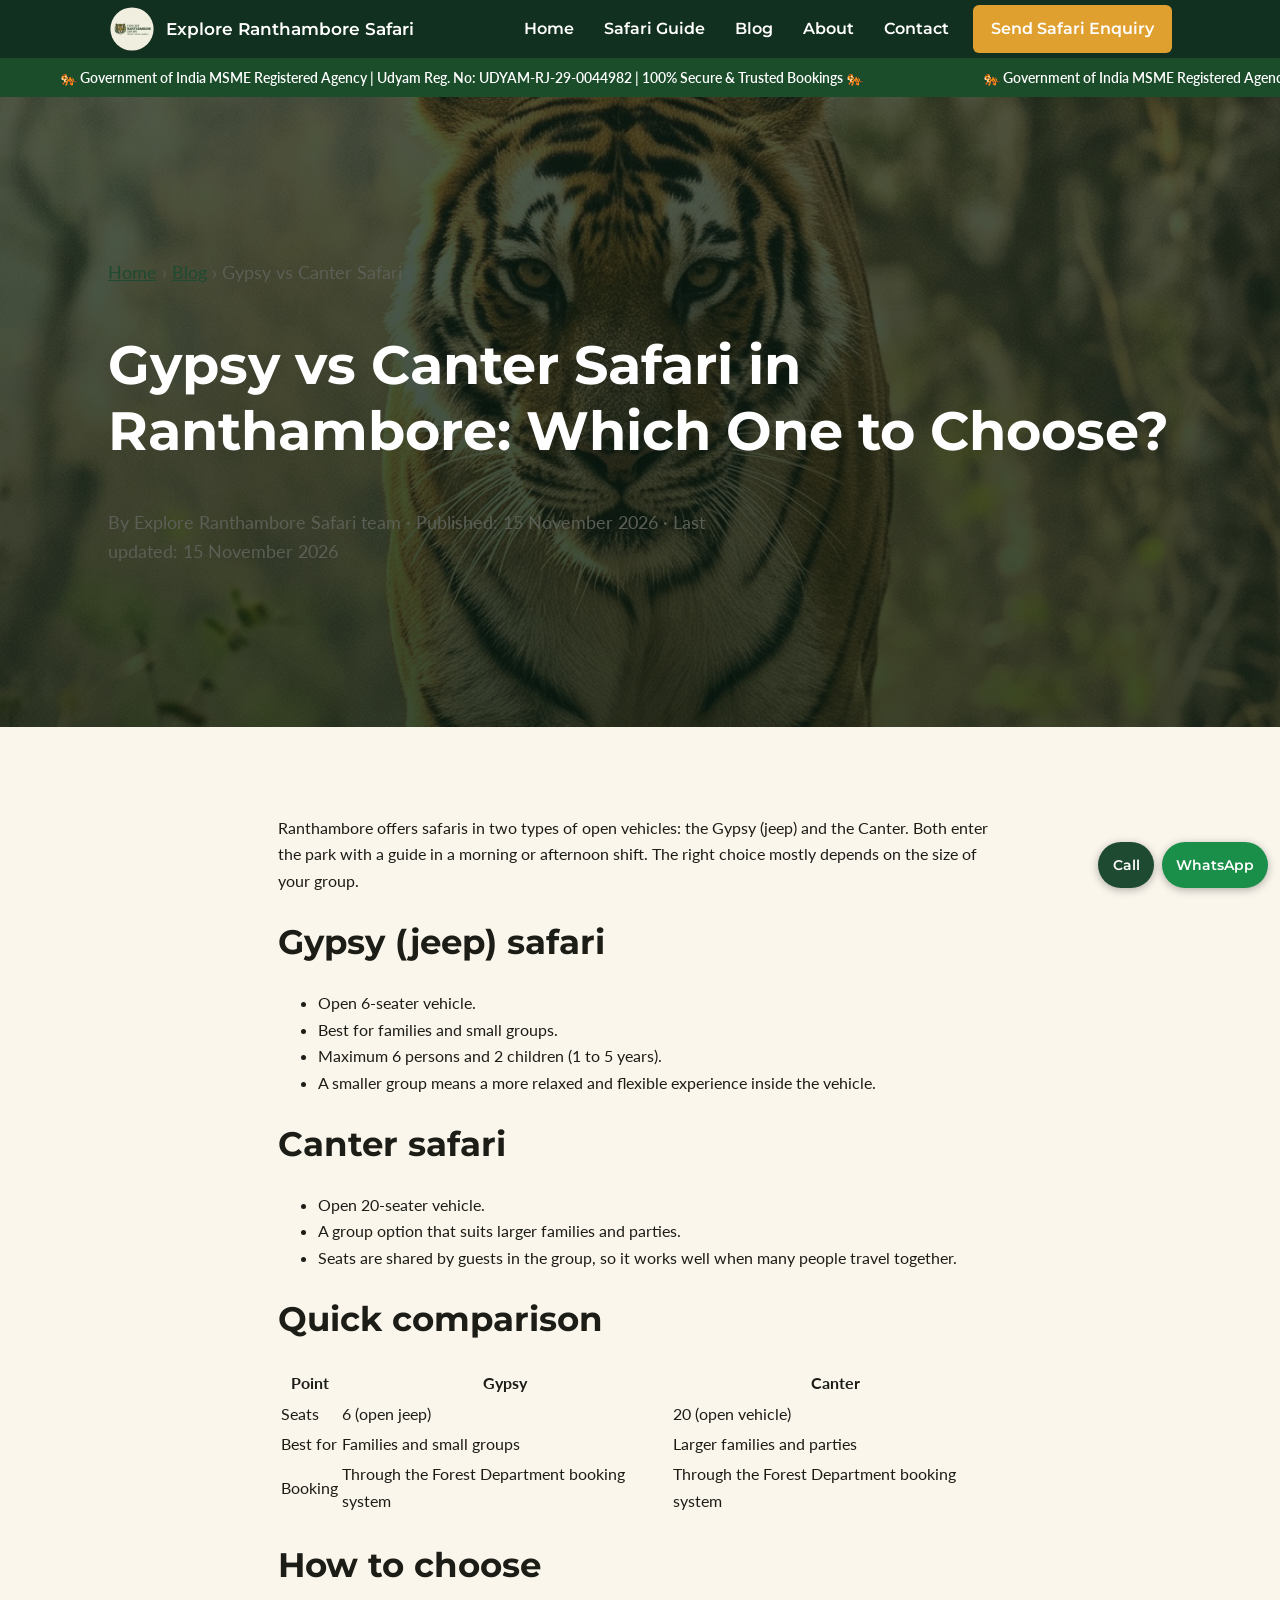
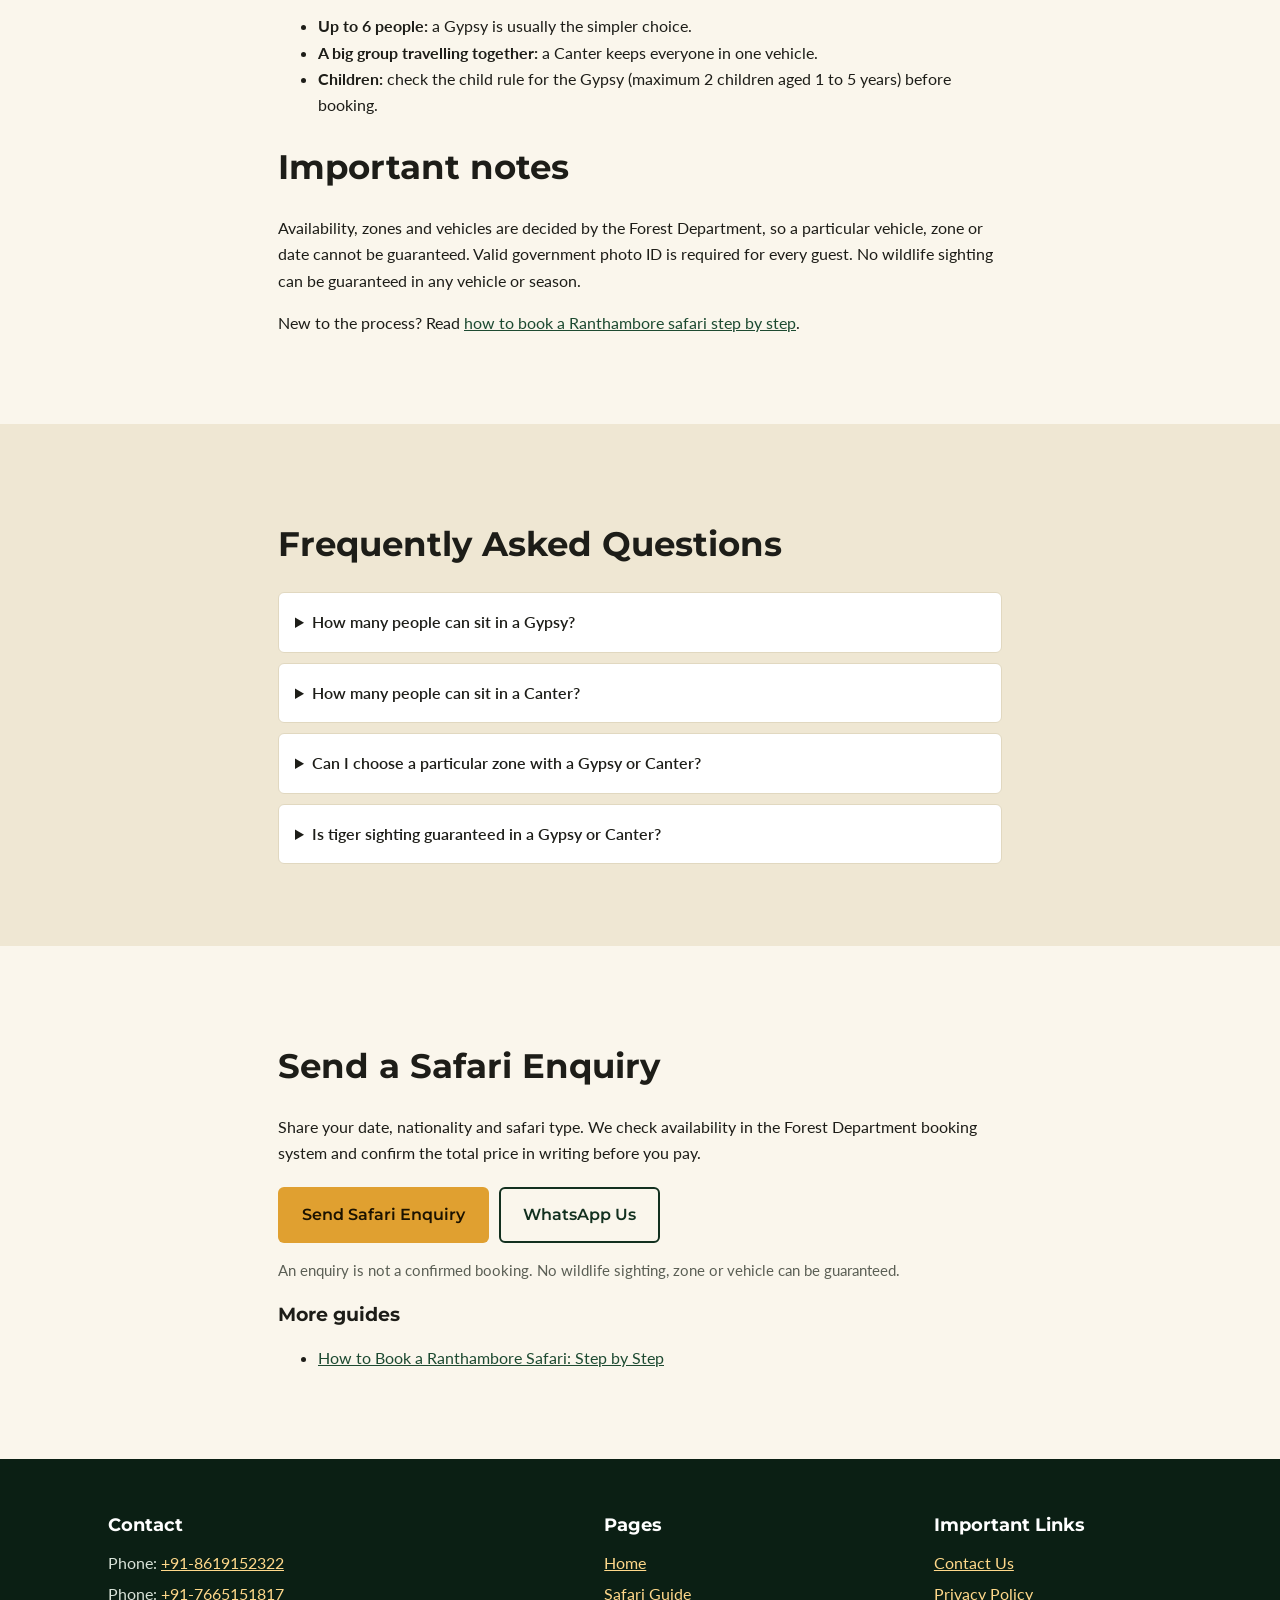
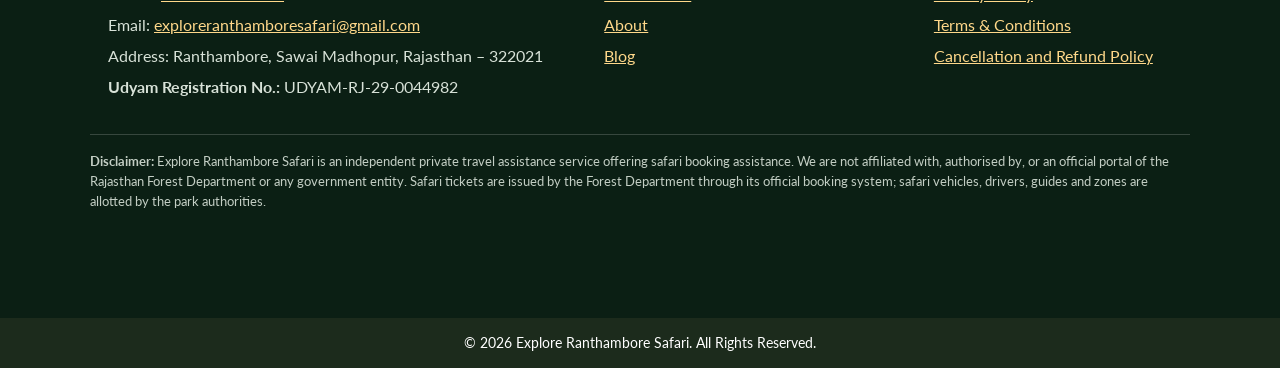
<file: blog/gypsy-vs-canter-safari.html>
<!DOCTYPE html>
<html lang="en-IN">

<head>
  <meta charset="utf-8">
  <meta name="viewport" content="width=device-width, initial-scale=1">
  <title>Gypsy vs Canter Safari in Ranthambore: Which One to Choose? | Explore Ranthambore Safari</title>
  <meta name="description" content="Gypsy or Canter for your Ranthambore safari? Compare seating, group size and suitability to choose the right open vehicle for your family or group.">
  <meta name="robots" content="index,follow,max-snippet:-1,max-video-preview:-1,max-image-preview:large">
  <link rel="canonical" href="https://www.exploreranthamboresafari.in/blog/gypsy-vs-canter-safari.html">
  <meta name="theme-color" content="#2f4f2f">
  <meta property="og:locale" content="en_IN">
  <meta property="og:type" content="article">
  <meta property="og:site_name" content="ExploreRanthambore Safari.in">
  <meta property="og:title" content="Gypsy vs Canter Safari in Ranthambore: Which One to Choose?">
  <meta property="og:description" content="Gypsy or Canter for your Ranthambore safari? Compare seating, group size and suitability to choose the right open vehicle for your family or group.">
  <meta property="og:url" content="https://www.exploreranthamboresafari.in/blog/gypsy-vs-canter-safari.html">
  <meta property="og:image" content="https://www.exploreranthamboresafari.in/images/og-image.jpg">
  <link rel="icon" href="/images/favicon.png">
  <link rel="stylesheet" href="/style.css">
  <script src="/script.js" defer></script>
  <script async src="https://www.googletagmanager.com/gtag/js?id=G-7NSGEC7127"></script>
  <script>
    window.dataLayer = window.dataLayer || [];
    function gtag() { dataLayer.push(arguments); }
    gtag('js', new Date());
    gtag('config', 'G-7NSGEC7127');
  </script>
  <script type="application/ld+json">
  {
  "@context": "https://schema.org",
  "@graph": [
    {
      "@type": "BlogPosting",
      "@id": "https://www.exploreranthamboresafari.in/blog/gypsy-vs-canter-safari.html#article",
      "headline": "Gypsy vs Canter Safari in Ranthambore: Which One to Choose?",
      "description": "Gypsy or Canter for your Ranthambore safari? Compare seating, group size and suitability to choose the right open vehicle for your family or group.",
      "url": "https://www.exploreranthamboresafari.in/blog/gypsy-vs-canter-safari.html",
      "mainEntityOfPage": "https://www.exploreranthamboresafari.in/blog/gypsy-vs-canter-safari.html",
      "image": "https://www.exploreranthamboresafari.in/images/og-image.jpg",
      "datePublished": "2026-11-15",
      "dateModified": "2026-11-15",
      "inLanguage": "en-IN",
      "author": {
        "@type": "Organization",
        "name": "Explore Ranthambore Safari"
      },
      "publisher": {
        "@id": "https://www.exploreranthamboresafari.in/#organization"
      }
    },
    {
      "@type": "BreadcrumbList",
      "itemListElement": [
        {
          "@type": "ListItem",
          "position": 1,
          "name": "Home",
          "item": "https://www.exploreranthamboresafari.in/"
        },
        {
          "@type": "ListItem",
          "position": 2,
          "name": "Blog",
          "item": "https://www.exploreranthamboresafari.in/blog.html"
        },
        {
          "@type": "ListItem",
          "position": 3,
          "name": "Gypsy vs Canter Safari",
          "item": "https://www.exploreranthamboresafari.in/blog/gypsy-vs-canter-safari.html"
        }
      ]
    }
  ]
}
  </script>
  <script type="application/ld+json">
  {
  "@context": "https://schema.org",
  "@type": "FAQPage",
  "mainEntity": [
    {
      "@type": "Question",
      "name": "How many people can sit in a Gypsy?",
      "acceptedAnswer": {
        "@type": "Answer",
        "text": "A Gypsy is an open 6-seater jeep. Maximum 6 persons and 2 children (1 to 5 years)."
      }
    },
    {
      "@type": "Question",
      "name": "How many people can sit in a Canter?",
      "acceptedAnswer": {
        "@type": "Answer",
        "text": "A Canter is an open 20-seater vehicle suited to larger groups."
      }
    },
    {
      "@type": "Question",
      "name": "Can I choose a particular zone with a Gypsy or Canter?",
      "acceptedAnswer": {
        "@type": "Answer",
        "text": "Zones are allotted through the Forest Department's booking system, so we cannot guarantee a particular zone, vehicle or date."
      }
    },
    {
      "@type": "Question",
      "name": "Is tiger sighting guaranteed in a Gypsy or Canter?",
      "acceptedAnswer": {
        "@type": "Answer",
        "text": "No. Wildlife sightings cannot be guaranteed because the animals are wild and move freely."
      }
    }
  ]
}
  </script>
</head>

<body>
  <a class="skip" href="#main">Skip to content</a>
  <header class="hdr">
    <div class="wrap hrow">
      <a class="brand" href="/">
        <img src="/images/logo.png" alt="Explore Ranthambore Safari logo" width="48" height="48">
        <span>Explore Ranthambore Safari</span>
      </a>
      <button class="burger" aria-label="Open menu" aria-expanded="false" aria-controls="nav"><span></span><span></span><span></span></button>
      <nav id="nav" aria-label="Main">
        <a href="/">Home</a>
        <a href="/safari-booking.html">Safari Guide</a>
        <a href="/blog.html" aria-current="page">Blog</a>
        <a href="/about.html">About</a>
        <a href="/#contact">Contact</a>
        <a class="btn btn-a" href="/#enquiry">Send Safari Enquiry</a>
      </nav>
    </div>
  </header>

  <div class="top-ticker" role="region" aria-label="Agency information">
    <div class="ticker-track">
      <div class="ticker-item">
        🐅 Government of India  MSME Registered Agency | Udyam Reg. No: UDYAM-RJ-29-0044982 | 100% Secure &amp; Trusted Bookings 🐅
      </div>
      <div class="ticker-item" aria-hidden="true">
        🐅 Government of India  MSME Registered Agency | Udyam Reg. No: UDYAM-RJ-29-0044982 | 100% Secure &amp; Trusted Bookings 🐅
      </div>
    </div>
  </div>

  <main id="main">
    <section class="hero">
      <div class="wrap">
        <p class="muted"><a href="/">Home</a> &rsaquo; <a href="/blog.html">Blog</a> &rsaquo; Gypsy vs Canter Safari</p>
        <h1>Gypsy vs Canter Safari in Ranthambore: Which One to Choose?</h1>
        <p class="muted">By Explore Ranthambore Safari team &middot; Published: 15 November 2026 &middot; Last updated: 15 November 2026</p>
      </div>
    </section>

    <section class="sec">
      <div class="wrap narrow">
        <p>Ranthambore offers safaris in two types of open vehicles: the Gypsy (jeep) and the Canter. Both enter the park with a guide in a morning or afternoon shift. The right choice mostly depends on the size of your group.</p>

        <h2>Gypsy (jeep) safari</h2>
        <ul>
          <li>Open 6-seater vehicle.</li>
          <li>Best for families and small groups.</li>
          <li>Maximum 6 persons and 2 children (1 to 5 years).</li>
          <li>A smaller group means a more relaxed and flexible experience inside the vehicle.</li>
        </ul>

        <h2>Canter safari</h2>
        <ul>
          <li>Open 20-seater vehicle.</li>
          <li>A group option that suits larger families and parties.</li>
          <li>Seats are shared by guests in the group, so it works well when many people travel together.</li>
        </ul>

        <h2>Quick comparison</h2>
        <div style="overflow-x:auto">
          <table>
            <thead><tr><th>Point</th><th>Gypsy</th><th>Canter</th></tr></thead>
            <tbody>
              <tr><td>Seats</td><td>6 (open jeep)</td><td>20 (open vehicle)</td></tr>
              <tr><td>Best for</td><td>Families and small groups</td><td>Larger families and parties</td></tr>
              <tr><td>Booking</td><td>Through the Forest Department booking system</td><td>Through the Forest Department booking system</td></tr>
            </tbody>
          </table>
        </div>

        <h2>How to choose</h2>
        <ul>
          <li><strong>Up to 6 people:</strong> a Gypsy is usually the simpler choice.</li>
          <li><strong>A big group travelling together:</strong> a Canter keeps everyone in one vehicle.</li>
          <li><strong>Children:</strong> check the child rule for the Gypsy (maximum 2 children aged 1 to 5 years) before booking.</li>
        </ul>

        <h2>Important notes</h2>
        <p>Availability, zones and vehicles are decided by the Forest Department, so a particular vehicle, zone or date cannot be guaranteed. Valid government photo ID is required for every guest. No wildlife sighting can be guaranteed in any vehicle or season.</p>
        <p>New to the process? Read <a href="/blog/how-to-book-ranthambore-safari.html">how to book a Ranthambore safari step by step</a>.</p>
      </div>
    </section>

    <section class="sec alt">
      <div class="wrap narrow">
        <h2>Frequently Asked Questions</h2>
        <div class="faq">
<details>
<summary>How many people can sit in a Gypsy?</summary>
<p>A Gypsy is an open 6-seater jeep. Maximum 6 persons and 2 children (1 to 5 years).</p>
</details>
<details>
<summary>How many people can sit in a Canter?</summary>
<p>A Canter is an open 20-seater vehicle suited to larger groups.</p>
</details>
<details>
<summary>Can I choose a particular zone with a Gypsy or Canter?</summary>
<p>Zones are allotted through the Forest Department&#x27;s booking system, so we cannot guarantee a particular zone, vehicle or date.</p>
</details>
<details>
<summary>Is tiger sighting guaranteed in a Gypsy or Canter?</summary>
<p>No. Wildlife sightings cannot be guaranteed because the animals are wild and move freely.</p>
</details>
        </div>
      </div>
    </section>

    <section class="sec">
      <div class="wrap narrow">
        <h2>Send a Safari Enquiry</h2>
        <p>Share your date, nationality and safari type. We check availability in the Forest Department booking system and confirm the total price in writing before you pay.</p>
        <div class="cta">
          <a class="btn btn-a" href="/#enquiry">Send Safari Enquiry</a>
          <a class="btn btn-l dk" data-wa href="https://wa.me/message/SUCM2DBCG7WPD1" target="_blank" rel="noopener">WhatsApp Us</a>
        </div>
        <p class="muted">An enquiry is not a confirmed booking. No wildlife sighting, zone or vehicle can be guaranteed.</p>
        <h3>More guides</h3>
        <ul>
          <li><a href="/blog/how-to-book-ranthambore-safari.html">How to Book a Ranthambore Safari: Step by Step</a></li>
        </ul>
      </div>
    </section>
  </main>

  <footer class="ftr">
    <div class="wrap fgrid">
      <div>
        <h2>Contact</h2>
        <p>Phone: <a data-tel="primary" href="tel:+918619152322">+91-8619152322</a></p>
        <p>Phone: <a data-tel="secondary" href="tel:+917665151817">+91-7665151817</a></p>
        <p>Email: <a href="mailto:exploreranthamboresafari@gmail.com">exploreranthamboresafari@gmail.com</a></p>
        <p>Address: Ranthambore, Sawai Madhopur, Rajasthan &ndash; 322021</p>
        <p><strong>Udyam Registration No.:</strong> UDYAM-RJ-29-0044982</p>
        
      </div>
      <div>
  <h2>Pages</h2>
  <p><a href="/">Home</a></p>
  <p><a href="/safari-booking.html">Safari Guide</a></p>
  <p><a href="/about.html">About</a></p>
  <p><a href="/blog.html">Blog</a></p>
</div>

<div>
  <h2>Important Links</h2>
  <p><a href="/contact-us.html">Contact Us</a></p>
  <p><a href="/privacy-policy.html">Privacy Policy</a></p>
  <p><a href="/terms-and-conditions.html">Terms &amp; Conditions</a></p>
  <p><a href="/terms-and-conditions.html">Cancellation and Refund Policy</a></p>
</div>
    </div>
    <div class="wrap ftr-disclaimer">
      <p><strong>Disclaimer:</strong> Explore Ranthambore Safari is an independent private travel assistance service offering safari booking assistance. We are not affiliated with, authorised by, or an official portal of the Rajasthan Forest Department or any government entity. Safari tickets are issued by the Forest Department through its official booking system; safari vehicles, drivers, guides and zones are allotted by the park authorities.</p>
    </div>
  </footer>
  <div class="float">
    <a class="fab fab-call" data-tel="primary" href="tel:+918619152322" aria-label="Call now">Call</a>
    <a class="fab fab-wa" data-wa href="https://wa.me/message/SUCM2DBCG7WPD1" target="_blank" rel="noopener" aria-label="WhatsApp us">WhatsApp</a>
    <button class="fab fab-top" id="top" aria-label="Back to top" hidden>Top</button>
  </div>
  <div class="ftr-copy">
    <div class="wrap">
      <p>&copy; <span id="year">2026</span> Explore Ranthambore Safari. All Rights Reserved.</p>
    </div>
  </div>
</body>

</html>
</file>
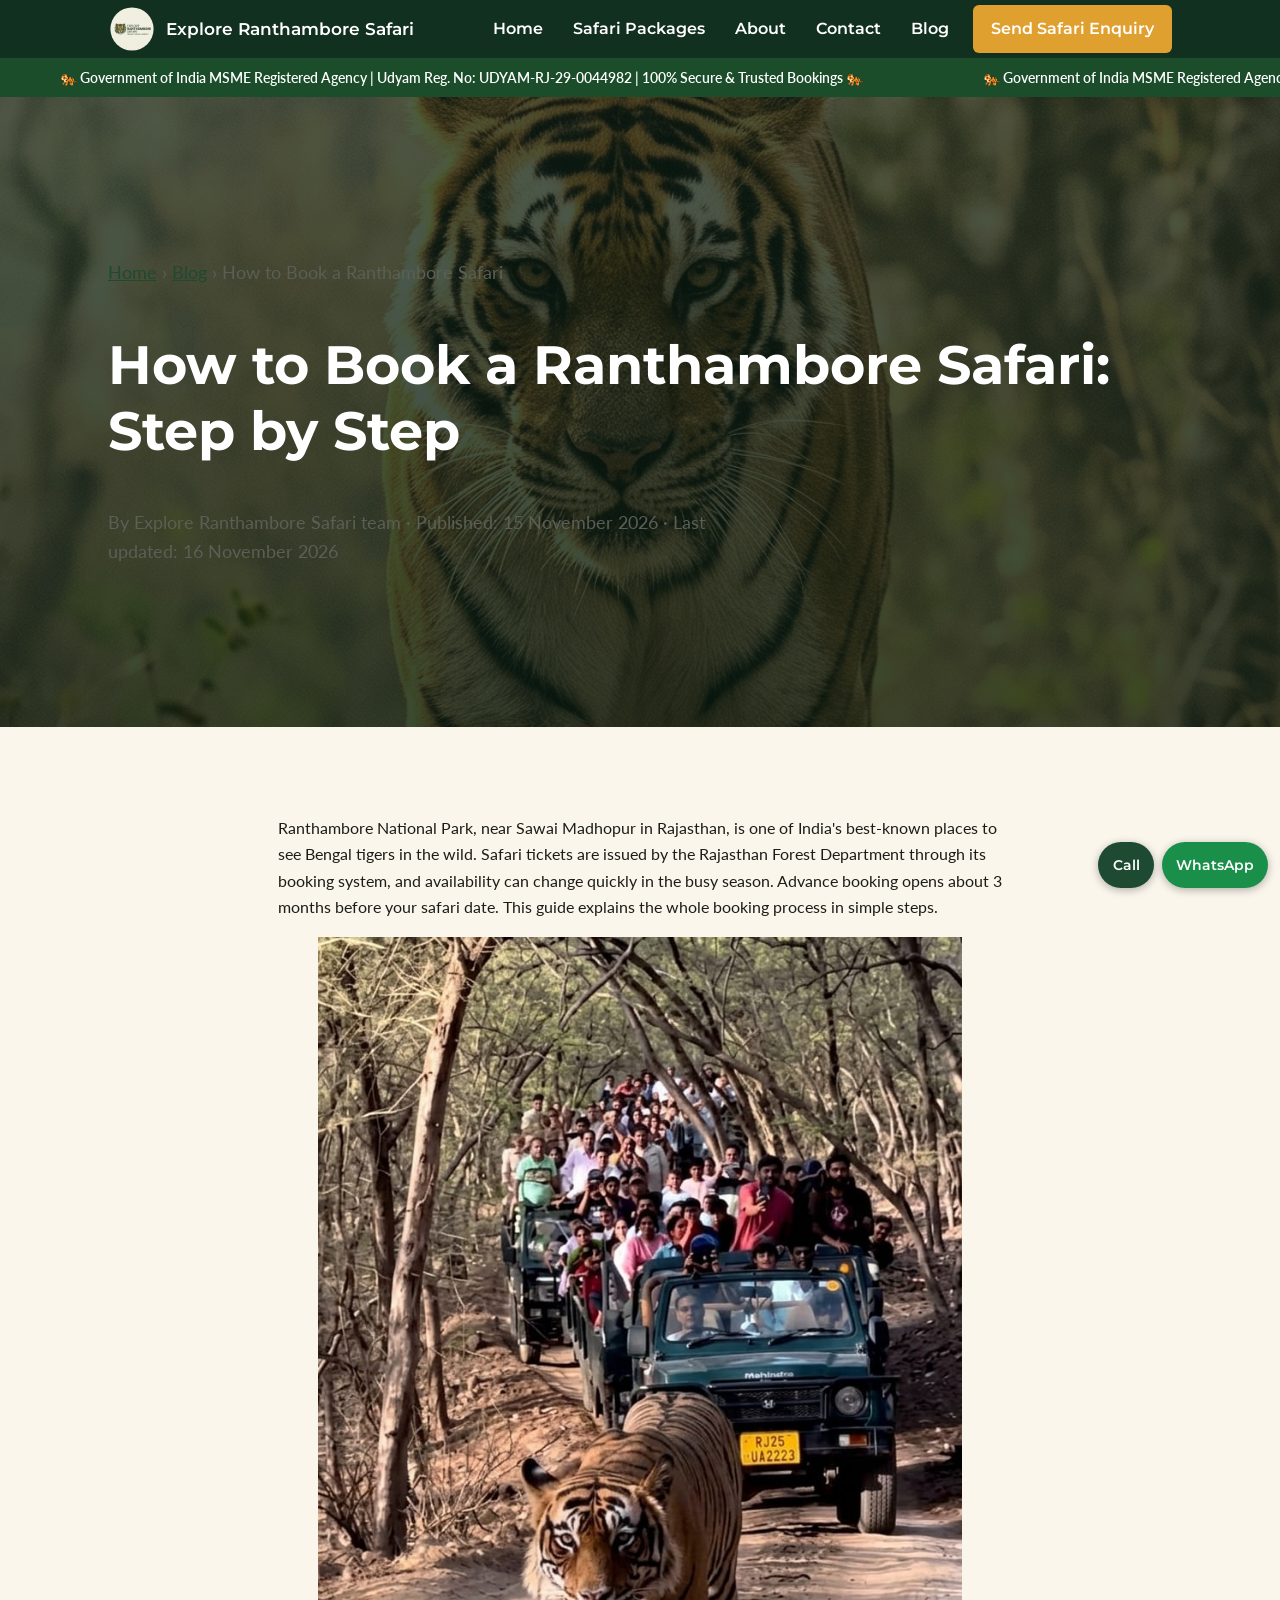
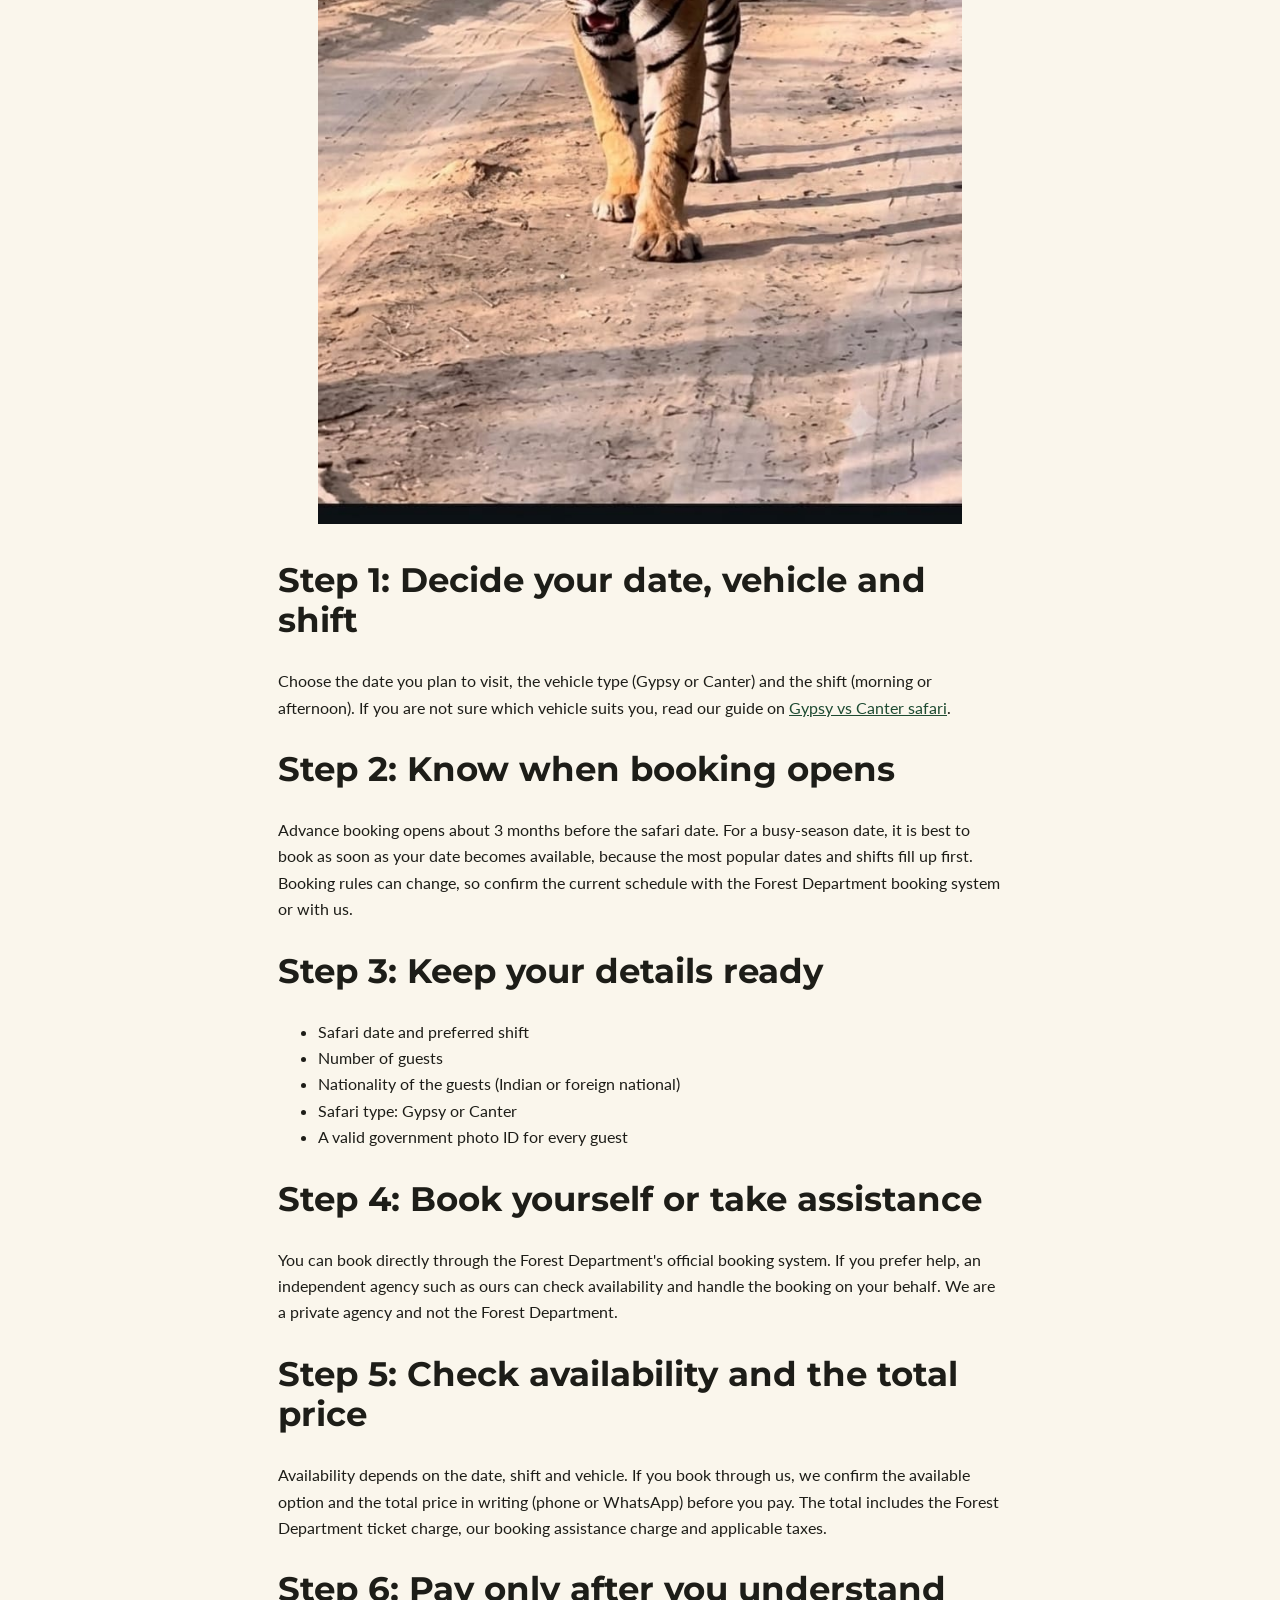
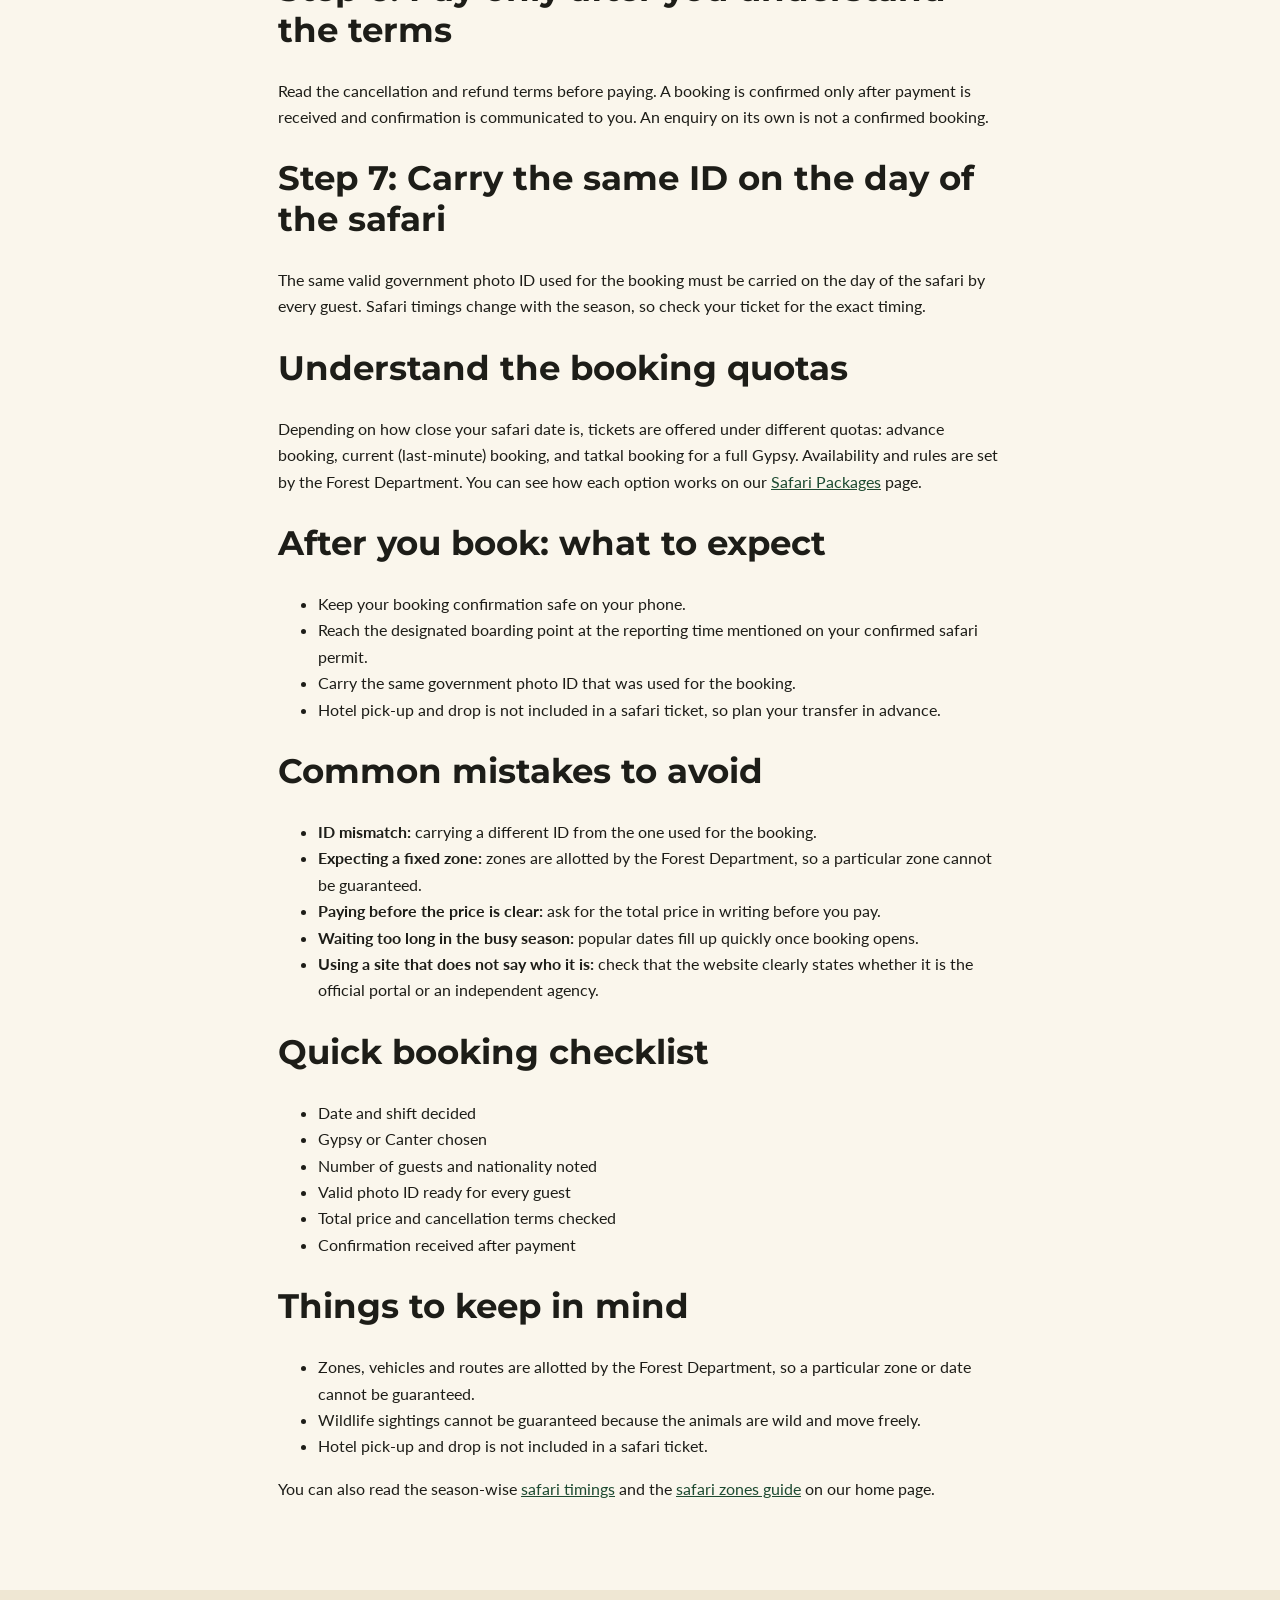
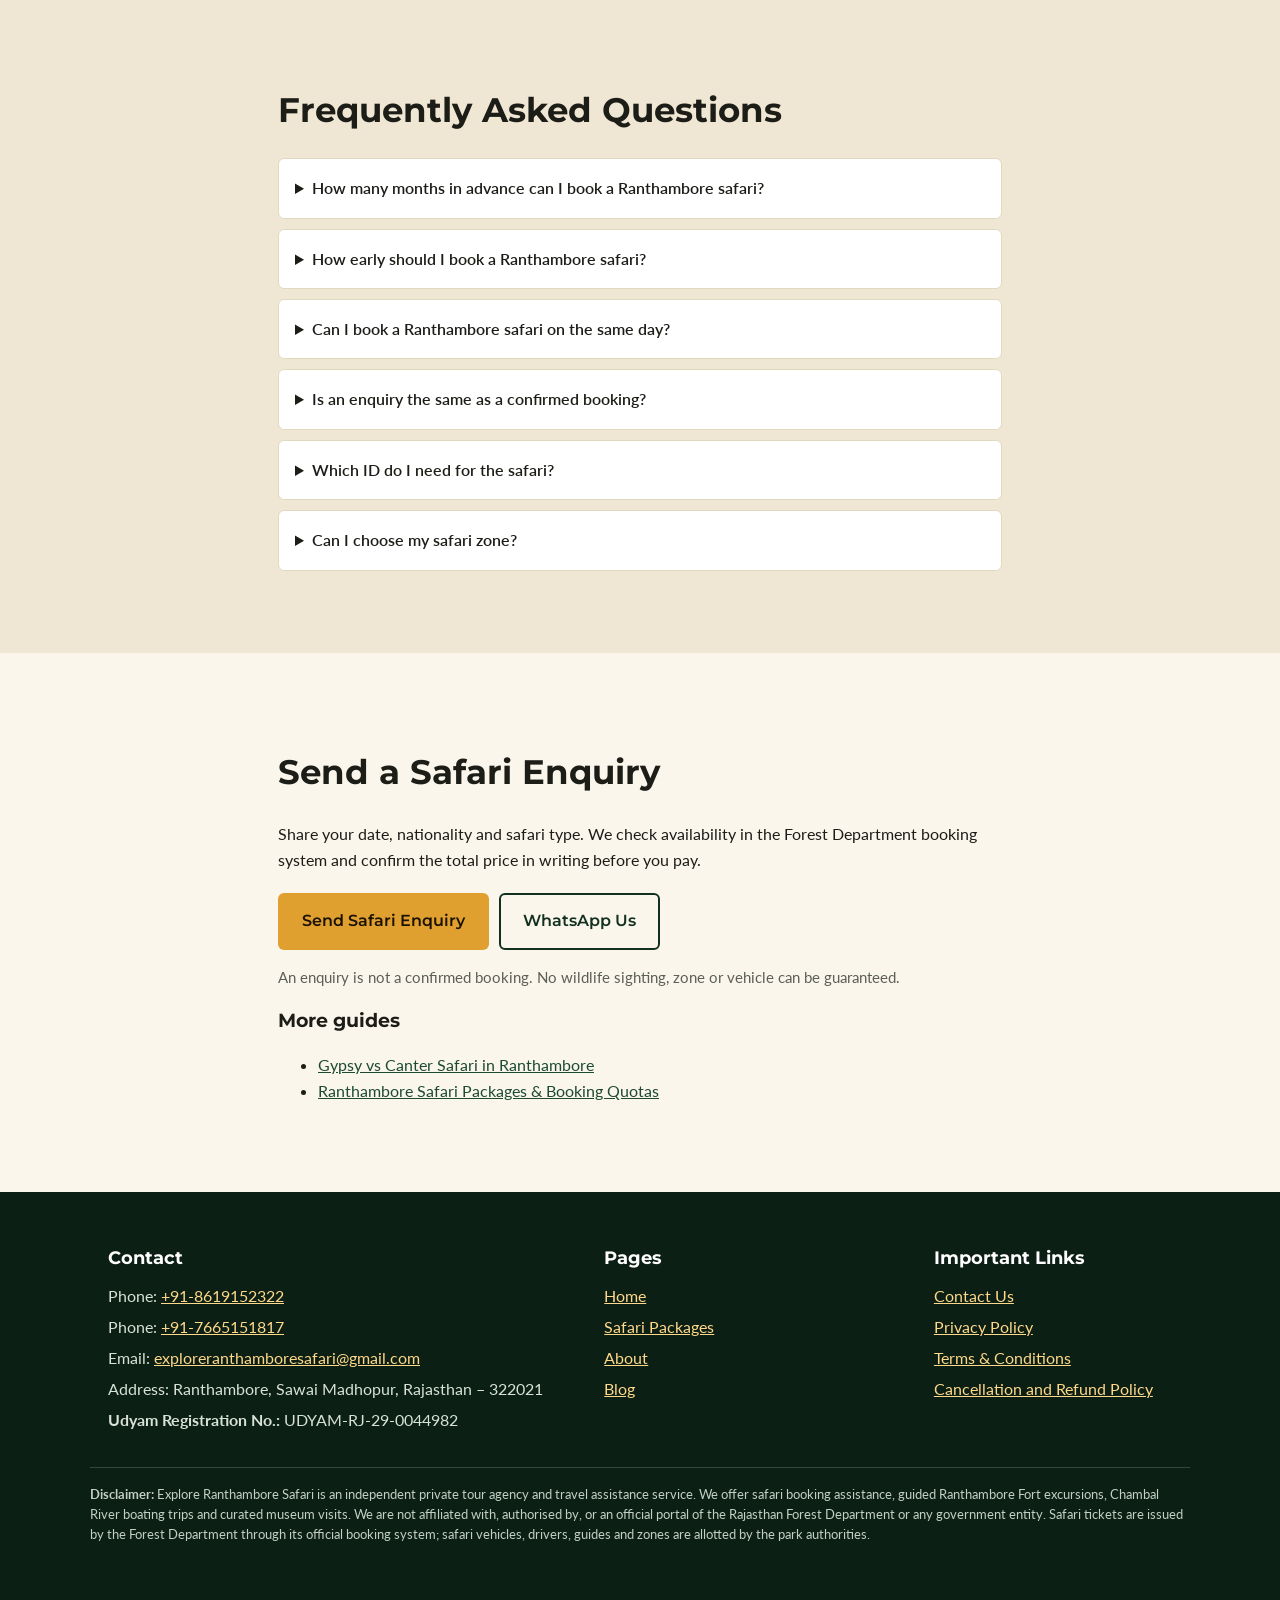
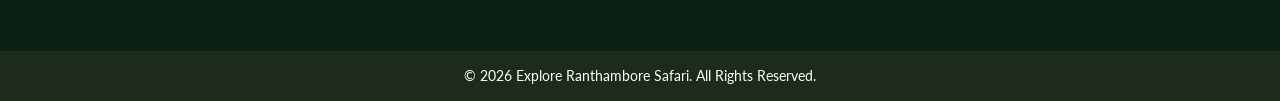
<file: blog/how-to-book-ranthambore-safari.html>
<!DOCTYPE html>
<html lang="en-IN">

<head>
  <meta charset="utf-8">
  <meta name="viewport" content="width=device-width, initial-scale=1">
  <title>How to Book a Ranthambore Safari: Step by Step (2026-27)</title>
  <meta name="description" content="Step-by-step guide to booking a Ranthambore safari for 2026-27: when advance booking opens, details needed, ID rules and what to check before you pay.">
  <meta name="robots" content="index,follow,max-snippet:-1,max-video-preview:-1,max-image-preview:large">
  <link rel="canonical" href="https://www.exploreranthamboresafari.in/blog/how-to-book-ranthambore-safari.html">
  <meta name="theme-color" content="#2f4f2f">
  <meta property="og:locale" content="en_IN">
  <meta property="og:type" content="article">
  <meta property="og:site_name" content="Explore Ranthambore Safari.in">
  <meta property="og:title" content="How to Book a Ranthambore Safari: Step by Step (2026-27)">
  <meta property="og:description" content="Step-by-step guide to booking a Ranthambore safari for 2026-27: when advance booking opens, details needed, ID rules and what to check before you pay.">
  <meta property="og:url" content="https://www.exploreranthamboresafari.in/blog/how-to-book-ranthambore-safari.html">
  <meta property="og:image" content="https://www.exploreranthamboresafari.in/images/og-image.jpg">
  <link rel="icon" href="/images/favicon.png">
  <link rel="stylesheet" href="/style.css">
  <script src="/script.js" defer></script>
  <script async src="https://www.googletagmanager.com/gtag/js?id=G-7NSGEC7127"></script>
  <script>
    window.dataLayer = window.dataLayer || [];
    function gtag() { dataLayer.push(arguments); }
    gtag('js', new Date());
    gtag('config', 'G-7NSGEC7127');
  </script>
  <script type="application/ld+json">
  {
    "@context": "https://schema.org",
    "@graph": [
      {
        "@type": "BlogPosting",
        "@id": "https://www.exploreranthamboresafari.in/blog/how-to-book-ranthambore-safari.html#article",
        "headline": "How to Book a Ranthambore Safari: Step by Step",
        "description": "Step-by-step guide to booking a Ranthambore safari for 2026-27: when advance booking opens, details needed, ID rules and what to check before you pay.",
        "url": "https://www.exploreranthamboresafari.in/blog/how-to-book-ranthambore-safari.html",
        "mainEntityOfPage": "https://www.exploreranthamboresafari.in/blog/how-to-book-ranthambore-safari.html",
        "image": "https://www.exploreranthamboresafari.in/images/og-image.jpg",
        "datePublished": "2026-11-15",
        "dateModified": "2026-11-16",
        "inLanguage": "en-IN",
        "author": { "@type": "Organization", "name": "Explore Ranthambore Safari" },
        "publisher": { "@id": "https://www.exploreranthamboresafari.in/#organization" }
      },
      {
        "@type": "BreadcrumbList",
        "itemListElement": [
          { "@type": "ListItem", "position": 1, "name": "Home", "item": "https://www.exploreranthamboresafari.in/" },
          { "@type": "ListItem", "position": 2, "name": "Blog", "item": "https://www.exploreranthamboresafari.in/blog.html" },
          { "@type": "ListItem", "position": 3, "name": "How to Book a Ranthambore Safari", "item": "https://www.exploreranthamboresafari.in/blog/how-to-book-ranthambore-safari.html" }
        ]
      }
    ]
  }
  </script>
  <script type="application/ld+json">
  {
    "@context": "https://schema.org",
    "@type": "FAQPage",
    "mainEntity": [
      {
        "@type": "Question",
        "name": "How many months in advance can I book a Ranthambore safari?",
        "acceptedAnswer": { "@type": "Answer", "text": "Advance booking opens about 3 months before the safari date. Rules can change, so confirm the current schedule with the Forest Department booking system or with us before you plan." }
      },
      {
        "@type": "Question",
        "name": "How early should I book a Ranthambore safari?",
        "acceptedAnswer": { "@type": "Answer", "text": "Availability changes quickly in the busy season, so it is best to book as soon as advance booking opens for your date. Exact dates and availability are decided by the Forest Department booking system." }
      },
      {
        "@type": "Question",
        "name": "Can I book a Ranthambore safari on the same day?",
        "acceptedAnswer": { "@type": "Answer", "text": "Current (last-minute) booking may be possible depending on availability, but options are limited. Booking in advance is safer, especially in the busy season." }
      },
      {
        "@type": "Question",
        "name": "Is an enquiry the same as a confirmed booking?",
        "acceptedAnswer": { "@type": "Answer", "text": "No. An enquiry only lets us check availability and contact you. A booking is confirmed only after payment is received and confirmation is communicated to you." }
      },
      {
        "@type": "Question",
        "name": "Which ID do I need for the safari?",
        "acceptedAnswer": { "@type": "Answer", "text": "Every guest needs a valid government photo ID, and the same ID used for the booking must be carried on the day of the safari." }
      },
      {
        "@type": "Question",
        "name": "Can I choose my safari zone?",
        "acceptedAnswer": { "@type": "Answer", "text": "Zones are allotted through the Forest Department's booking system, so a particular zone, vehicle or date cannot be guaranteed." }
      }
    ]
  }
  </script>
</head>

<body>
  <a class="skip" href="#main">Skip to content</a>
  <header class="hdr">
    <div class="wrap hrow">
      <a class="brand" href="/">
        <img src="/images/logo.png" alt="Explore Ranthambore Safari logo" width="48" height="48">
        <span>Explore Ranthambore Safari</span>
      </a>
      <button class="burger" aria-label="Open menu" aria-expanded="false" aria-controls="nav"><span></span><span></span><span></span></button>
      <nav id="nav" aria-label="Main">
        <a href="/">Home</a>
        <a href="/safari-packages.html">Safari Packages</a>
        <a href="/about.html">About</a>
        <a href="/contact-us.html">Contact</a>
        <a href="/blog.html" aria-current="page">Blog</a>
        <a class="btn btn-a" href="/#enquiry">Send Safari Enquiry</a>
      </nav>
    </div>
  </header>

  <div class="top-ticker" role="region" aria-label="Agency information">
    <div class="ticker-track">
      <div class="ticker-item">
        🐅 Government of India  MSME Registered Agency | Udyam Reg. No: UDYAM-RJ-29-0044982 | 100% Secure &amp; Trusted Bookings 🐅
      </div>
      <div class="ticker-item" aria-hidden="true">
        🐅 Government of India  MSME Registered Agency | Udyam Reg. No: UDYAM-RJ-29-0044982 | 100% Secure &amp; Trusted Bookings 🐅
      </div>
    </div>
  </div>

  <main id="main">
    <section class="hero">
      <div class="wrap">
        <p class="muted"><a href="/">Home</a> &rsaquo; <a href="/blog.html">Blog</a> &rsaquo; How to Book a Ranthambore Safari</p>
        <h1>How to Book a Ranthambore Safari: Step by Step</h1>
        <p class="muted">By Explore Ranthambore Safari team &middot; Published: 15 November 2026 &middot; Last updated: 16 November 2026</p>
      </div>
    </section>

    <section class="sec">
      <div class="wrap narrow">
        <p>Ranthambore National Park, near Sawai Madhopur in Rajasthan, is one of India's best-known places to see Bengal tigers in the wild. Safari tickets are issued by the Rajasthan Forest Department through its booking system, and availability can change quickly in the busy season. Advance booking opens about 3 months before your safari date. This guide explains the whole booking process in simple steps.</p>

        <figure>
          <img src="/images/gypsy-safari.webp" alt="Open Gypsy safari vehicle in Ranthambore National Park" width="800" height="600" loading="lazy" decoding="async">
        </figure>

        <h2>Step 1: Decide your date, vehicle and shift</h2>
        <p>Choose the date you plan to visit, the vehicle type (Gypsy or Canter) and the shift (morning or afternoon). If you are not sure which vehicle suits you, read our guide on <a href="/blog/gypsy-vs-canter-safari.html">Gypsy vs Canter safari</a>.</p>

        <h2>Step 2: Know when booking opens</h2>
        <p>Advance booking opens about 3 months before the safari date. For a busy-season date, it is best to book as soon as your date becomes available, because the most popular dates and shifts fill up first. Booking rules can change, so confirm the current schedule with the Forest Department booking system or with us.</p>

        <h2>Step 3: Keep your details ready</h2>
        <ul>
          <li>Safari date and preferred shift</li>
          <li>Number of guests</li>
          <li>Nationality of the guests (Indian or foreign national)</li>
          <li>Safari type: Gypsy or Canter</li>
          <li>A valid government photo ID for every guest</li>
        </ul>

        <h2>Step 4: Book yourself or take assistance</h2>
        <p>You can book directly through the Forest Department's official booking system. If you prefer help, an independent agency such as ours can check availability and handle the booking on your behalf. We are a private agency and not the Forest Department.</p>

        <h2>Step 5: Check availability and the total price</h2>
        <p>Availability depends on the date, shift and vehicle. If you book through us, we confirm the available option and the total price in writing (phone or WhatsApp) before you pay. The total includes the Forest Department ticket charge, our booking assistance charge and applicable taxes.</p>

        <h2>Step 6: Pay only after you understand the terms</h2>
        <p>Read the cancellation and refund terms before paying. A booking is confirmed only after payment is received and confirmation is communicated to you. An enquiry on its own is not a confirmed booking.</p>

        <h2>Step 7: Carry the same ID on the day of the safari</h2>
        <p>The same valid government photo ID used for the booking must be carried on the day of the safari by every guest. Safari timings change with the season, so check your ticket for the exact timing.</p>

        <h2>Understand the booking quotas</h2>
        <p>Depending on how close your safari date is, tickets are offered under different quotas: advance booking, current (last-minute) booking, and tatkal booking for a full Gypsy. Availability and rules are set by the Forest Department. You can see how each option works on our <a href="/safari-packages.html">Safari Packages</a> page.</p>

        <h2>After you book: what to expect</h2>
        <ul>
          <li>Keep your booking confirmation safe on your phone.</li>
          <li>Reach the designated boarding point at the reporting time mentioned on your confirmed safari permit.</li>
          <li>Carry the same government photo ID that was used for the booking.</li>
          <li>Hotel pick-up and drop is not included in a safari ticket, so plan your transfer in advance.</li>
        </ul>

        <h2>Common mistakes to avoid</h2>
        <ul>
          <li><strong>ID mismatch:</strong> carrying a different ID from the one used for the booking.</li>
          <li><strong>Expecting a fixed zone:</strong> zones are allotted by the Forest Department, so a particular zone cannot be guaranteed.</li>
          <li><strong>Paying before the price is clear:</strong> ask for the total price in writing before you pay.</li>
          <li><strong>Waiting too long in the busy season:</strong> popular dates fill up quickly once booking opens.</li>
          <li><strong>Using a site that does not say who it is:</strong> check that the website clearly states whether it is the official portal or an independent agency.</li>
        </ul>

        <h2>Quick booking checklist</h2>
        <ul>
          <li>Date and shift decided</li>
          <li>Gypsy or Canter chosen</li>
          <li>Number of guests and nationality noted</li>
          <li>Valid photo ID ready for every guest</li>
          <li>Total price and cancellation terms checked</li>
          <li>Confirmation received after payment</li>
        </ul>

        <h2>Things to keep in mind</h2>
        <ul>
          <li>Zones, vehicles and routes are allotted by the Forest Department, so a particular zone or date cannot be guaranteed.</li>
          <li>Wildlife sightings cannot be guaranteed because the animals are wild and move freely.</li>
          <li>Hotel pick-up and drop is not included in a safari ticket.</li>
        </ul>
        <p>You can also read the season-wise <a href="/#safari-timing">safari timings</a> and the <a href="/#safari-zones">safari zones guide</a> on our home page.</p>
      </div>
    </section>

    <section class="sec alt">
      <div class="wrap narrow">
        <h2>Frequently Asked Questions</h2>
        <div class="faq">
<details>
<summary>How many months in advance can I book a Ranthambore safari?</summary>
<p>Advance booking opens about 3 months before the safari date. Rules can change, so confirm the current schedule with the Forest Department booking system or with us before you plan.</p>
</details>
<details>
<summary>How early should I book a Ranthambore safari?</summary>
<p>Availability changes quickly in the busy season, so it is best to book as soon as advance booking opens for your date. Exact dates and availability are decided by the Forest Department booking system.</p>
</details>
<details>
<summary>Can I book a Ranthambore safari on the same day?</summary>
<p>Current (last-minute) booking may be possible depending on availability, but options are limited. Booking in advance is safer, especially in the busy season.</p>
</details>
<details>
<summary>Is an enquiry the same as a confirmed booking?</summary>
<p>No. An enquiry only lets us check availability and contact you. A booking is confirmed only after payment is received and confirmation is communicated to you.</p>
</details>
<details>
<summary>Which ID do I need for the safari?</summary>
<p>Every guest needs a valid government photo ID, and the same ID used for the booking must be carried on the day of the safari.</p>
</details>
<details>
<summary>Can I choose my safari zone?</summary>
<p>Zones are allotted through the Forest Department&#x27;s booking system, so a particular zone, vehicle or date cannot be guaranteed.</p>
</details>
        </div>
      </div>
    </section>

    <section class="sec">
      <div class="wrap narrow">
        <h2>Send a Safari Enquiry</h2>
        <p>Share your date, nationality and safari type. We check availability in the Forest Department booking system and confirm the total price in writing before you pay.</p>
        <div class="cta">
          <a class="btn btn-a" href="/#enquiry">Send Safari Enquiry</a>
          <a class="btn btn-l dk" data-wa href="https://wa.me/message/SUCM2DBCG7WPD1" target="_blank" rel="noopener">WhatsApp Us</a>
        </div>
        <p class="muted">An enquiry is not a confirmed booking. No wildlife sighting, zone or vehicle can be guaranteed.</p>
        <h3>More guides</h3>
        <ul>
          <li><a href="/blog/gypsy-vs-canter-safari.html">Gypsy vs Canter Safari in Ranthambore</a></li>
          <li><a href="/safari-packages.html">Ranthambore Safari Packages &amp; Booking Quotas</a></li>
        </ul>
      </div>
    </section>
  </main>

  <footer class="ftr">
    <div class="wrap fgrid">
      <div>
        <h2>Contact</h2>
        <p>Phone: <a data-tel="primary" href="tel:+918619152322">+91-8619152322</a></p>
        <p>Phone: <a data-tel="secondary" href="tel:+917665151817">+91-7665151817</a></p>
        <p>Email: <a href="mailto:exploreranthamboresafari@gmail.com">exploreranthamboresafari@gmail.com</a></p>
        <p>Address: Ranthambore, Sawai Madhopur, Rajasthan &ndash; 322021</p>
        <p><strong>Udyam Registration No.:</strong> UDYAM-RJ-29-0044982</p>
      </div>
      <div>
        <h2>Pages</h2>
        <p><a href="/">Home</a></p>
        <p><a href="/safari-packages.html">Safari Packages</a></p>
        <p><a href="/about.html">About</a></p>
        <p><a href="/blog.html">Blog</a></p>
      </div>
      <div>
        <h2>Important Links</h2>
        <p><a href="/contact-us.html">Contact Us</a></p>
        <p><a href="/privacy-policy.html">Privacy Policy</a></p>
        <p><a href="/terms-and-conditions.html">Terms &amp; Conditions</a></p>
        <p><a href="/terms-and-conditions.html">Cancellation and Refund Policy</a></p>
      </div>
    </div>
    <div class="wrap ftr-disclaimer">
      <p><strong>Disclaimer:</strong> Explore Ranthambore Safari is an independent private tour agency and travel assistance service. We offer safari booking assistance, guided Ranthambore Fort excursions, Chambal River boating trips and curated museum visits. We are not affiliated with, authorised by, or an official portal of the Rajasthan Forest Department or any government entity. Safari tickets are issued by the Forest Department through its official booking system; safari vehicles, drivers, guides and zones are allotted by the park authorities.</p>
    </div>
  </footer>
  <div class="float">
    <a class="fab fab-call" data-tel="primary" href="tel:+918619152322" aria-label="Call now">Call</a>
    <a class="fab fab-wa" data-wa href="https://wa.me/message/SUCM2DBCG7WPD1" target="_blank" rel="noopener" aria-label="WhatsApp us">WhatsApp</a>
    <button class="fab fab-top" id="top" aria-label="Back to top" hidden>Top</button>
  </div>
  <div class="ftr-copy">
    <div class="wrap">
      <p>&copy; <span id="year">2026</span> Explore Ranthambore Safari. All Rights Reserved.</p>
    </div>
  </div>
</body>

</html>
</file>
<file: style.css>
@import url('https://fonts.googleapis.com/css2?family=Lato:wght@400;500;600;700&family=Montserrat:wght@500;600;700&display=swap');

/* STYLE: dark forest green + amber + cream. Edit colours here. */
:root {
  --g: #12301f;
  --g2: #1d4a31;
  --a: #e0a030;
  --c: #faf6ec;
  --ink: #1d1d18;
  --m: #5b5f55;
  --r: 6px;

  /* HERO IMAGE POSITION (sab pages): pehla = left-right, doosra = upar-neeche */
  --hero-pos: 10% 20%;
}

@media (max-width: 1023px) {
  :root { --hero-pos: 50% 35%; }   /* tablet */
}

@media (max-width: 767px) {
  :root { --hero-pos: 50% 35%; }   /* mobile */
}

* {
  box-sizing: border-box
}

html {
  scroll-behavior: smooth;
  scroll-padding-top: 80px
}

body {
  margin: 0;
  font-family: 'Lato', sans-serif;
  font-weight: 400;
  color: var(--ink);
  background: var(--c);
  overflow-x: hidden
}

h1,
h2,
h3, h4, h5, h6 {
  font-family: 'Montserrat', sans-serif;
  font-weight: 700;
}

button,
.btn,
a.button {
  font-family: 'Montserrat', sans-serif;
  font-weight: 600;
}

h1 {
  font-size: clamp(2rem, 7vw, 3.4rem)
}

h2 {
  font-size: clamp(1.5rem, 4.5vw, 2.1rem)
}

h3 {
  font-size: 1.2rem
}

a {
  color: var(--g2)
}

img {
  max-width: 100%;
  height: auto
}

.wrap {
  max-width: 1100px;
  margin: 0 auto;
  padding: 0 18px
}

.narrow {
  max-width: 760px
}

.skip {
  position: absolute;
  left: -999px
}

.skip:focus {
  left: 8px;
  top: 8px;
  background: #fff;
  padding: 8px;
  z-index: 99
}

:focus-visible {
  outline: 3px solid var(--a);
  outline-offset: 2px
}

/* ===== HEADER / NAV ===== */
.hdr {
  position: sticky;
  top: 0;
  z-index: 50;
  background: var(--g);
  color: #fff
}

.hrow {
  display: flex;
  align-items: center;
  justify-content: space-between;
  min-height: 58px
}

.brand {
  display: flex;
  align-items: center;
  gap: 10px;
  color: #fff;
  text-decoration: none;
  font: 700 1.05rem 'Montserrat', sans-serif
}

.brand img {
  width: 48px;
  height: 48px;
  display: block;
  background: transparent;
  clip-path: circle(45%)
}

.burger {
  background: none;
  border: 0;
  width: 44px;
  height: 44px;
  display: grid;
  place-content: center;
  gap: 5px;
  cursor: pointer
}

.burger span {
  width: 24px;
  height: 2px;
  background: #fff;
  display: block
}

#nav {
  display: none;
  position: absolute;
  left: 0;
  right: 0;
  top: 100%;
  background: var(--g);
  padding: 10px 18px 18px;
  flex-direction: column;
  gap: 4px
}

#nav.open {
  display: flex
}

#nav a {
  color: #fff;
  text-decoration: none;
  padding: 12px 4px
}

/* ===== BUTTONS ===== */
.btn {
  display: inline-block;
  padding: 13px 22px;
  min-height: 46px;
  border-radius: var(--r);
  font-weight: 700;
  text-decoration: none;
  border: 2px solid transparent;
  cursor: pointer;
  font-size: 1rem;
  text-align: center;
  transition: background .2s, transform .2s
}

.btn-a {
  background: var(--a);
  color: #1b1200
}

.btn-a:hover {
  background: #f0b246
}

.btn-l {
  background: transparent;
  color: #fff;
  border-color: #fff
}

.btn-l:hover {
  background: rgba(255, 255, 255, .15)
}

.btn-l.dk {
  color: var(--g);
  border-color: var(--g)
}

.cta {
  display: flex;
  flex-wrap: wrap;
  gap: 10px;
  margin-top: 20px
}

/* ===== HERO (ek hi background, sab pages par same position) ===== */
.hero {
  color: #fff;
  display: flex;
  align-items: center;
  min-height: 70vh;
  padding: 64px 0;
  background-color: var(--g);
  background-image:
    linear-gradient(rgba(10, 28, 18, .72), rgba(10, 28, 18, .8)),
    url(/images/hero-tiger.webp);
  background-position: center, var(--hero-pos);
  background-size: cover, cover;
  background-repeat: no-repeat, no-repeat
}

.hero > .wrap {
  width: 100%
}

.hero p {
  max-width: 620px;
  font-size: 1.1rem
}

/* Chhota hero: refund / privacy / terms / about / booking */
.hero.small {
  min-height: 50vh;
  padding: 48px 0
}

.hero h1,
.hero p {
  animation: up .6s both
}

@keyframes up {
  from {
    opacity: 0;
    transform: translateY(14px)
  }
}

/* Tablet */
@media (max-width: 1023px) {
  .hero {
    min-height: 60vh
  }

  .hero.small {
    min-height: 46vh
  }
}

/* Mobile */
@media (max-width: 767px) {
  .hero {
    min-height: 55vh;
    padding: 48px 0
  }

  .hero.small {
    min-height: 42vh;
    padding: 36px 0
  }

  .hero .cta {
    flex-direction: column
  }

  .hero .cta .btn {
    width: 100%
  }
}

/* ===== NOTICE / SECTIONS ===== */
.notice {
  background: var(--a);
  color: #1b1200;
  padding: 12px 0;
  font-size: .95rem
}

.sec {
  padding: 52px 0
}

.alt {
  background: #efe7d3
}

.dark {
  background: var(--g);
  color: #fff
}

.dark a {
  color: #ffd88a
}

.grid3 {
  display: grid;
  gap: 16px
}

.card {
  background: #fff;
  border: 1px solid #e1d8c0;
  border-left: 5px solid var(--g2);
  border-radius: var(--r);
  padding: 20px
}

.muted {
  color: var(--m);
  font-size: .95rem
}

.dark .muted {
  color: #cfd8cf
}

.steps {
  padding-left: 22px
}

.steps li {
  margin-bottom: 12px
}

/* ===== FAQ ===== */
.faq details {
  background: #fff;
  border: 1px solid #e1d8c0;
  border-radius: var(--r);
  margin-bottom: 10px
}

.faq summary {
  padding: 16px;
  cursor: pointer;
  font-weight: 600
}

.faq p {
  padding: 0 16px 16px;
  margin: 0
}

/* ===== OLD GALLERY PLACEHOLDERS ===== */
.gal {
  display: grid;
  grid-template-columns: repeat(2, 1fr);
  gap: 10px
}

.ph {
  aspect-ratio: 4/3;
  border-radius: var(--r);
  background: var(--img) center/cover, repeating-linear-gradient(115deg, var(--g) 0 18px, var(--g2) 18px 22px)
}

/* ===== FORM (base) ===== */
form {
  display: grid;
  gap: 6px
}

label {
  font-weight: 600;
  margin-top: 8px
}

input,
select {
  font: inherit;
  padding: 12px;
  border: 1px solid #b9b095;
  border-radius: var(--r);
  width: 100%;
  background: #fff;
  min-height: 46px
}

.err {
  color: #a11;
  font-size: .9rem;
  min-height: 1px
}

.warn {
  background: #fff3cd;
  border: 1px solid #e0a030;
  padding: 12px;
  border-radius: var(--r)
}

#status {
  font-weight: 600
}

.ok {
  color: #1d6b33
}

.bad {
  color: #a11
}

.hcard {
  display: grid;
  gap: 12px;
  margin-bottom: 16px
}

.hcard .ph {
  aspect-ratio: 16/9
}

/* ===== ENQUIRY FORM (new design) ===== */
.enq-card {
  margin-top: 22px;
  background: #fff;
  border: 1px solid #e1d8c0;
  border-top: 5px solid var(--g2);
  border-radius: 10px;
  padding: 24px 20px;
  box-shadow: 0 6px 22px rgba(18, 48, 31, .10)
}

.enq-form {
  display: block
}

.enq-grid {
  display: grid;
  grid-template-columns: 1fr;
  gap: 16px
}

.enq-form .field {
  display: flex;
  flex-direction: column;
  gap: 6px;
  min-width: 0
}

.enq-form label {
  margin: 0;
  font-size: .92rem;
  font-weight: 700;
  color: var(--g)
}

.enq-form input,
.enq-form select {
  padding: 12px 14px;
  min-height: 48px;
  border: 1.5px solid #cfc7ae;
  border-radius: 8px;
  background-color: #fdfcf8;
  color: var(--ink);
  transition: border-color .2s, box-shadow .2s, background-color .2s
}

.enq-form input::placeholder {
  color: #9a9a8c
}

.enq-form input:hover,
.enq-form select:hover {
  border-color: var(--g2)
}

.enq-form input:focus,
.enq-form select:focus {
  outline: none;
  border-color: var(--g2);
  background-color: #fff;
  box-shadow: 0 0 0 3px rgba(224, 160, 48, .35)
}

.enq-form select {
  appearance: none;
  -webkit-appearance: none;
  padding-right: 40px;
  cursor: pointer;
  background-image: url("data:image/svg+xml,%3Csvg xmlns='http://www.w3.org/2000/svg' width='14' height='9' viewBox='0 0 14 9'%3E%3Cpath d='M1 1l6 6 6-6' fill='none' stroke='%231d4a31' stroke-width='2' stroke-linecap='round' stroke-linejoin='round'/%3E%3C/svg%3E");
  background-repeat: no-repeat;
  background-position: right 14px center
}

.enq-form .err {
  display: block;
  min-height: 0;
  font-size: .85rem;
  font-weight: 600
}

.enq-form .err:empty {
  display: none
}

.enq-actions {
  display: flex;
  flex-direction: column;
  gap: 10px;
  margin-top: 22px
}

.enq-actions .btn {
  width: 100%
}

.enq-note {
  margin: 18px 0 0;
  font-size: .85rem;
  line-height: 1.6
}

.enq-form #status {
  margin: 10px 0 0;
  min-height: 1px
}

.enq-result {
  margin-top: 22px
}

@media (min-width: 640px) {
  .enq-card {
    padding: 32px 30px
  }

  .enq-grid {
    grid-template-columns: 1fr 1fr;
    gap: 18px 20px
  }

  .enq-form .field.full {
    grid-column: 1 / -1
  }

  .enq-actions {
    flex-direction: row
  }

  .enq-actions .btn {
    width: auto;
    flex: 1
  }
}

/* ===== FOOTER ===== */
.ftr {
  background: #0b1f14;
  color: #d8e2d8;
  padding: 40px 0 90px
}

.ftr a {
  color: #ffd88a
}

.ftr h2 {
  font-size: 1.1rem;
  color: #fff
}

.fgrid {
  display: grid;
  gap: 20px
}

.ftr p {
  margin: .3em 0
}

.copy {
  margin-top: 24px !important
}

/* ===== FLOATING BUTTONS ===== */
.float {
  position: fixed;
  right: 12px;
  bottom: 12px;
  display: flex;
  flex-direction: column;
  gap: 8px;
  z-index: 40
}

.fab {
  min-width: 56px;
  height: 46px;
  padding: 0 14px;
  border-radius: 30px;
  border: 0;
  color: #fff;
  font: 600 .9rem 'Montserrat', sans-serif;
  display: grid;
  place-items: center;
  text-decoration: none;
  box-shadow: 0 2px 8px rgba(0, 0, 0, .3);
  cursor: pointer
}

.fab-call {
  background: var(--g2)
}

.fab-wa {
  background: #1a8f4a
}

.fab-top {
  background: #444
}

.fab[hidden] {
  display: none
}

/* ===== SAFARI PRICING CARDS ===== */
.pkg-card {
  background: #fff;
  border: 1px solid #e1d8c0;
  border-top: 5px solid var(--g2);
  border-radius: var(--r);
  padding: 22px;
  display: flex;
  flex-direction: column
}

.pkg-icon {
  font-size: 2rem;
  line-height: 1
}

.pkg-name {
  margin: .3em 0 .1em
}

.pkg-type {
  color: var(--m);
  font-size: .9rem
}

.pkg-price {
  font: 700 2rem/1.2 'Montserrat', sans-serif;
  color: var(--g);
  margin: 12px 0 0
}

.pkg-price span {
  font: 400 .95rem 'Lato', sans-serif;
  color: var(--m)
}

.pkg-per {
  color: var(--m);
  font-size: .9rem;
  margin-bottom: 12px
}

.pkg-features {
  list-style: none;
  padding: 0;
  margin: 0 0 12px
}

.pkg-features li {
  position: relative;
  padding: 4px 0 4px 24px
}

.pkg-features li::before {
  content: "\2713";
  position: absolute;
  left: 0;
  color: var(--g2);
  font-weight: 700
}

.zone-pills {
  display: flex;
  flex-wrap: wrap;
  gap: 6px;
  margin: 4px 0 8px
}

.zone-pill {
  background: #efe7d3;
  border-radius: 20px;
  padding: 2px 10px;
  font-size: .8rem
}

.btn-pkg {
  margin-top: auto;
  display: block
}

.btn-pkg-outline {
  background: transparent;
  color: var(--g);
  border-color: var(--g)
}

.btn-pkg-outline:hover {
  background: rgba(29, 74, 49, .1)
}

/* ===== IMAGE GALLERY ===== */
/* HERO BACKGROUND: /images/hero-tiger.webp -> 1920 x 1000 px, under 150 KB */
/* LOGO: /images/logo.png -> 96 x 96 px (shown at 48x48) */
.img-gal {
  display: grid;
  grid-template-columns: repeat(2, 1fr);
  gap: 10px;
  margin: 0;
  padding: 0
}

.img-gal figure,
.img-duo figure {
  margin: 0;
  position: relative;
  overflow: hidden;
  border-radius: var(--r);
  background: #efe7d3;
  border: 1px solid #e1d8c0
}

.img-gal img,
.img-duo img {
  display: block;
  width: 100%;
  height: 100%;
  aspect-ratio: 4 / 3;
  object-fit: cover;
  transition: transform .4s
}

.img-gal figure:hover img,
.img-duo figure:hover img {
  transform: scale(1.04)
}

.img-gal figcaption,
.img-duo figcaption {
  position: absolute;
  left: 0;
  right: 0;
  bottom: 0;
  padding: 18px 12px 8px;
  color: #fff;
  font-size: .85rem;
  background: linear-gradient(transparent, rgba(10, 28, 18, .8))
}

.img-gal .img-main {
  grid-column: 1 / -1
}

.img-gal .img-main img {
  aspect-ratio: 16 / 10
}

.img-duo {
  display: grid;
  gap: 12px;
  margin-top: 24px
}

/* ===== TABLET / DESKTOP ===== */
@media (min-width: 768px) {
  .grid3 {
    grid-template-columns: repeat(3, 1fr)
  }

  .gal {
    grid-template-columns: repeat(3, 1fr)
  }

  .fgrid {
    grid-template-columns: 2fr 1.3fr 1fr
  }

  .hcard {
    grid-template-columns: 260px 1fr
  }

  .sec {
    padding: 72px 0
  }

  .img-gal {
    grid-template-columns: repeat(4, 1fr);
    gap: 14px
  }

  .img-gal .img-main {
    grid-column: span 2;
    grid-row: span 2
  }

  .img-gal .img-main img {
    aspect-ratio: auto;
    min-height: 100%
  }

  .img-duo {
    grid-template-columns: repeat(2, 1fr);
    gap: 16px
  }
}

@media (min-width: 1024px) {
  .burger {
    display: none
  }

  #nav {
    display: flex !important;
    position: static;
    flex-direction: row;
    align-items: center;
    padding: 0;
    gap: 18px
  }

  #nav a {
    padding: 6px
  }

  #nav .btn {
    padding: 9px 16px;
    min-height: 0
  }

  .float {
    flex-direction: row
  }
}

@media (prefers-reduced-motion: reduce) {
  * {
    animation: none !important;
    transition: none !important;
    scroll-behavior: auto !important
  }
}

/* ===== GLOBAL TYPOGRAPHY: Lato for reading, Montserrat for headings/actions ===== */
body {
  font-family: 'Lato', sans-serif;
  font-size: 16px;
  line-height: 1.65;
  font-weight: 400;
}

h1, h2, h3, h4, h5, h6 {
  font-family: 'Montserrat', sans-serif;
  font-weight: 700;
  line-height: 1.2;
}

.brand,
button,
.btn,
a.button,
.fab,
#nav a {
  font-family: 'Montserrat', sans-serif;
  font-weight: 600;
}

.pkg-price {
  font-family: 'Montserrat', sans-serif;
  font-weight: 700;
}

.pkg-price span {
  font-family: 'Lato', sans-serif;
  font-weight: 400;
}

small, p, li, label, input, select, textarea {
  font-family: 'Lato', sans-serif;
}

/* Keep form controls readable and consistent with the body font. */
input, select, textarea {
  font: inherit;
}

/* ===== FOOTER DISCLAIMER ===== */
.ftr-disclaimer {
  margin-top: 28px;
  padding: 16px 0;
  border-top: 1px solid rgba(255, 255, 255, .2);
  opacity: .9;
}

.ftr-disclaimer p {
  margin: 0;
  font-size: .80rem;
  line-height: 1.6;
}

@media (max-width: 600px) {
  .ftr-disclaimer p {
    font-size: .68rem;
  }
}

/* ===== FOOTER COPYRIGHT BAR (page ka last element) ===== */
.ftr-copy {
  width: 100%;
  margin: 0;
  padding: 14px 0;
  text-align: center;
  font-size: .85rem;
  color: #fff;
  background: #1c2b1c;
}

.ftr-copy p {
  margin: 0;
}


/* loop */

.top-ticker {
  background: #1b4d2b;          /* apni theme ke hisab se badal lo */
  color: #fff;
  overflow: hidden;             /* bahar ka text hide */
  white-space: nowrap;
  font-size: 14px;
  font-weight: 600;
  padding: 8px 0;
  position: relative;
  z-index: 1001;                /* navbar ke upar rahe */
}

.ticker-track {
  display: inline-flex;
  width: max-content;
  animation: tickerScroll 25s linear infinite;
}

.ticker-item {
  padding: 0 60px;              /* dono copies ke beech gap */
}

/* mouse le jane par ruk jaye */
.top-ticker:hover .ticker-track {
  animation-play-state: paused;
}

@keyframes tickerScroll {
  from { transform: translateX(0); }
  to   { transform: translateX(-70%); }   /* ek copy ki width, isliye loop smooth */
}

/* jinko motion pasand nahi unke liye */
@media (prefers-reduced-motion: reduce) {
  .ticker-track { animation: none; }
}

/* mobile par thoda tez */
@media (max-width: 600px) {
  .top-ticker { font-size: 12px; }
  .ticker-track { animation-duration: 20s; }
}
</file>
